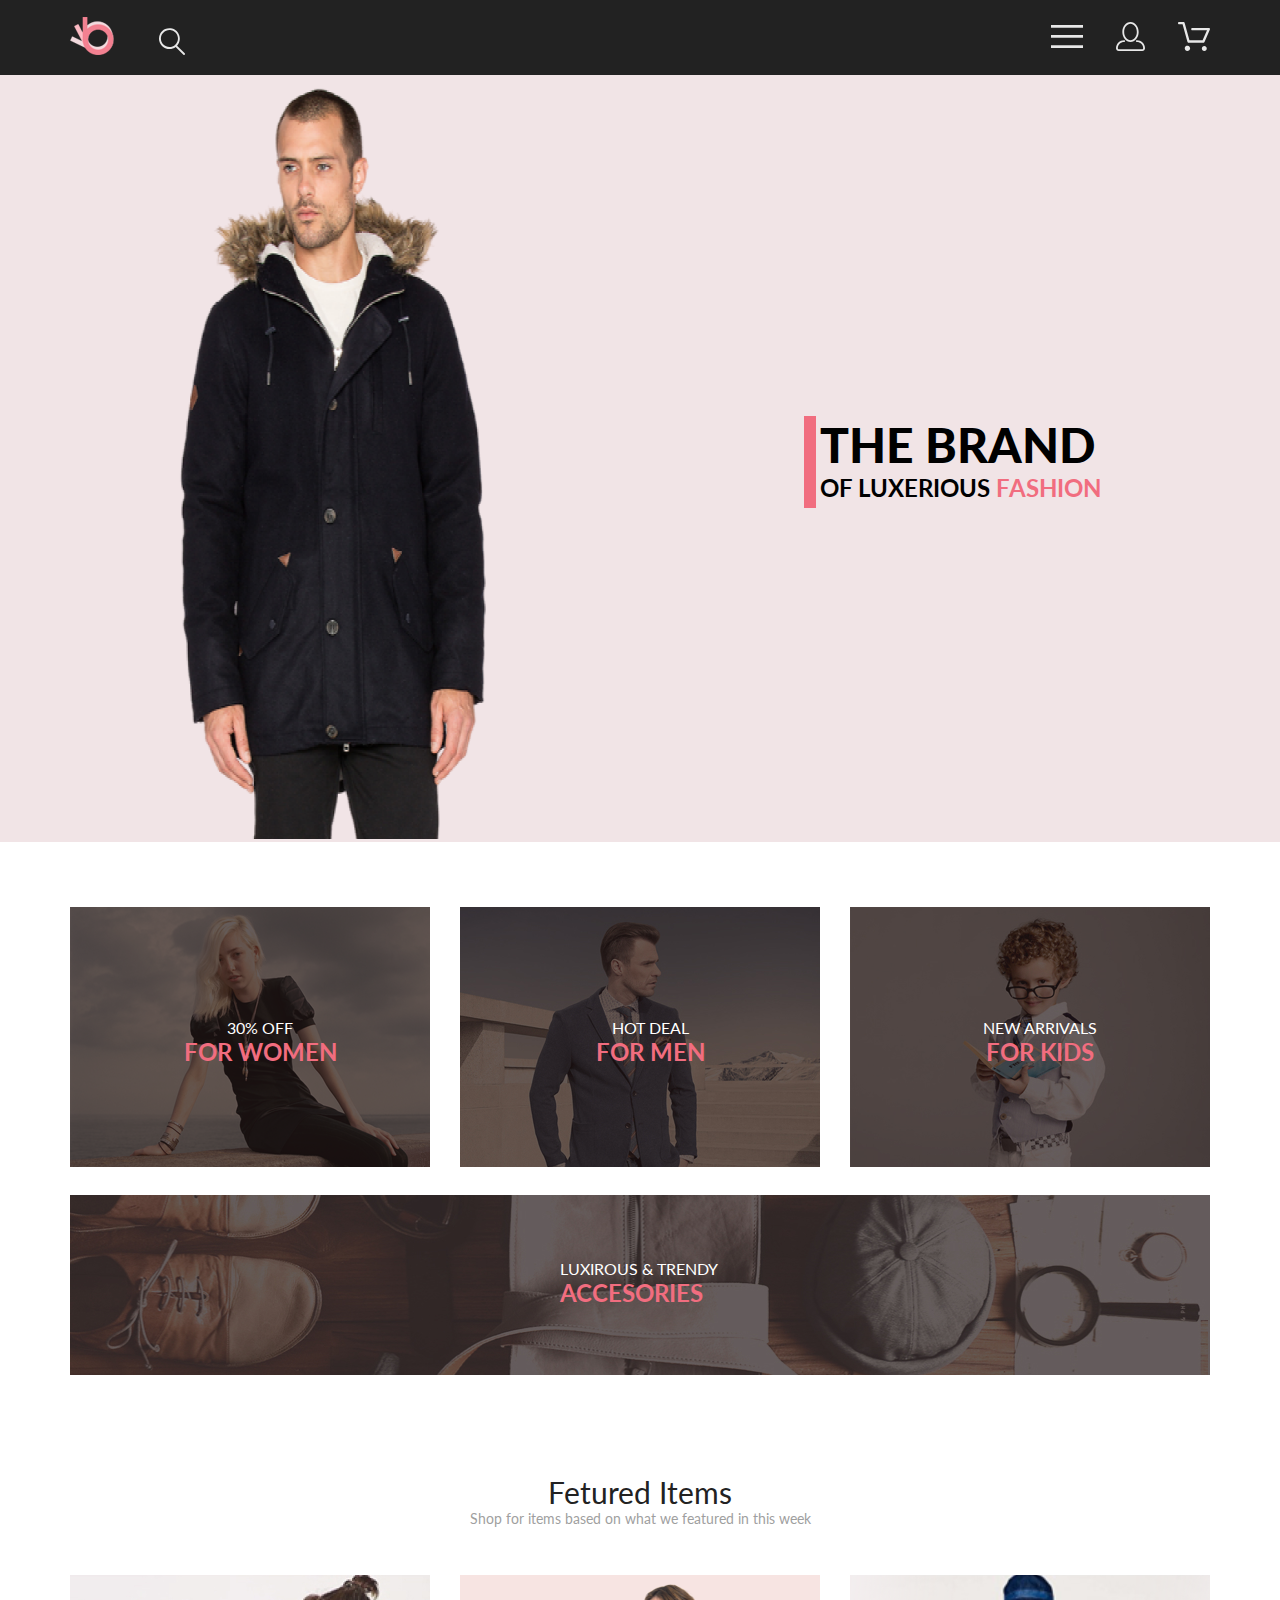
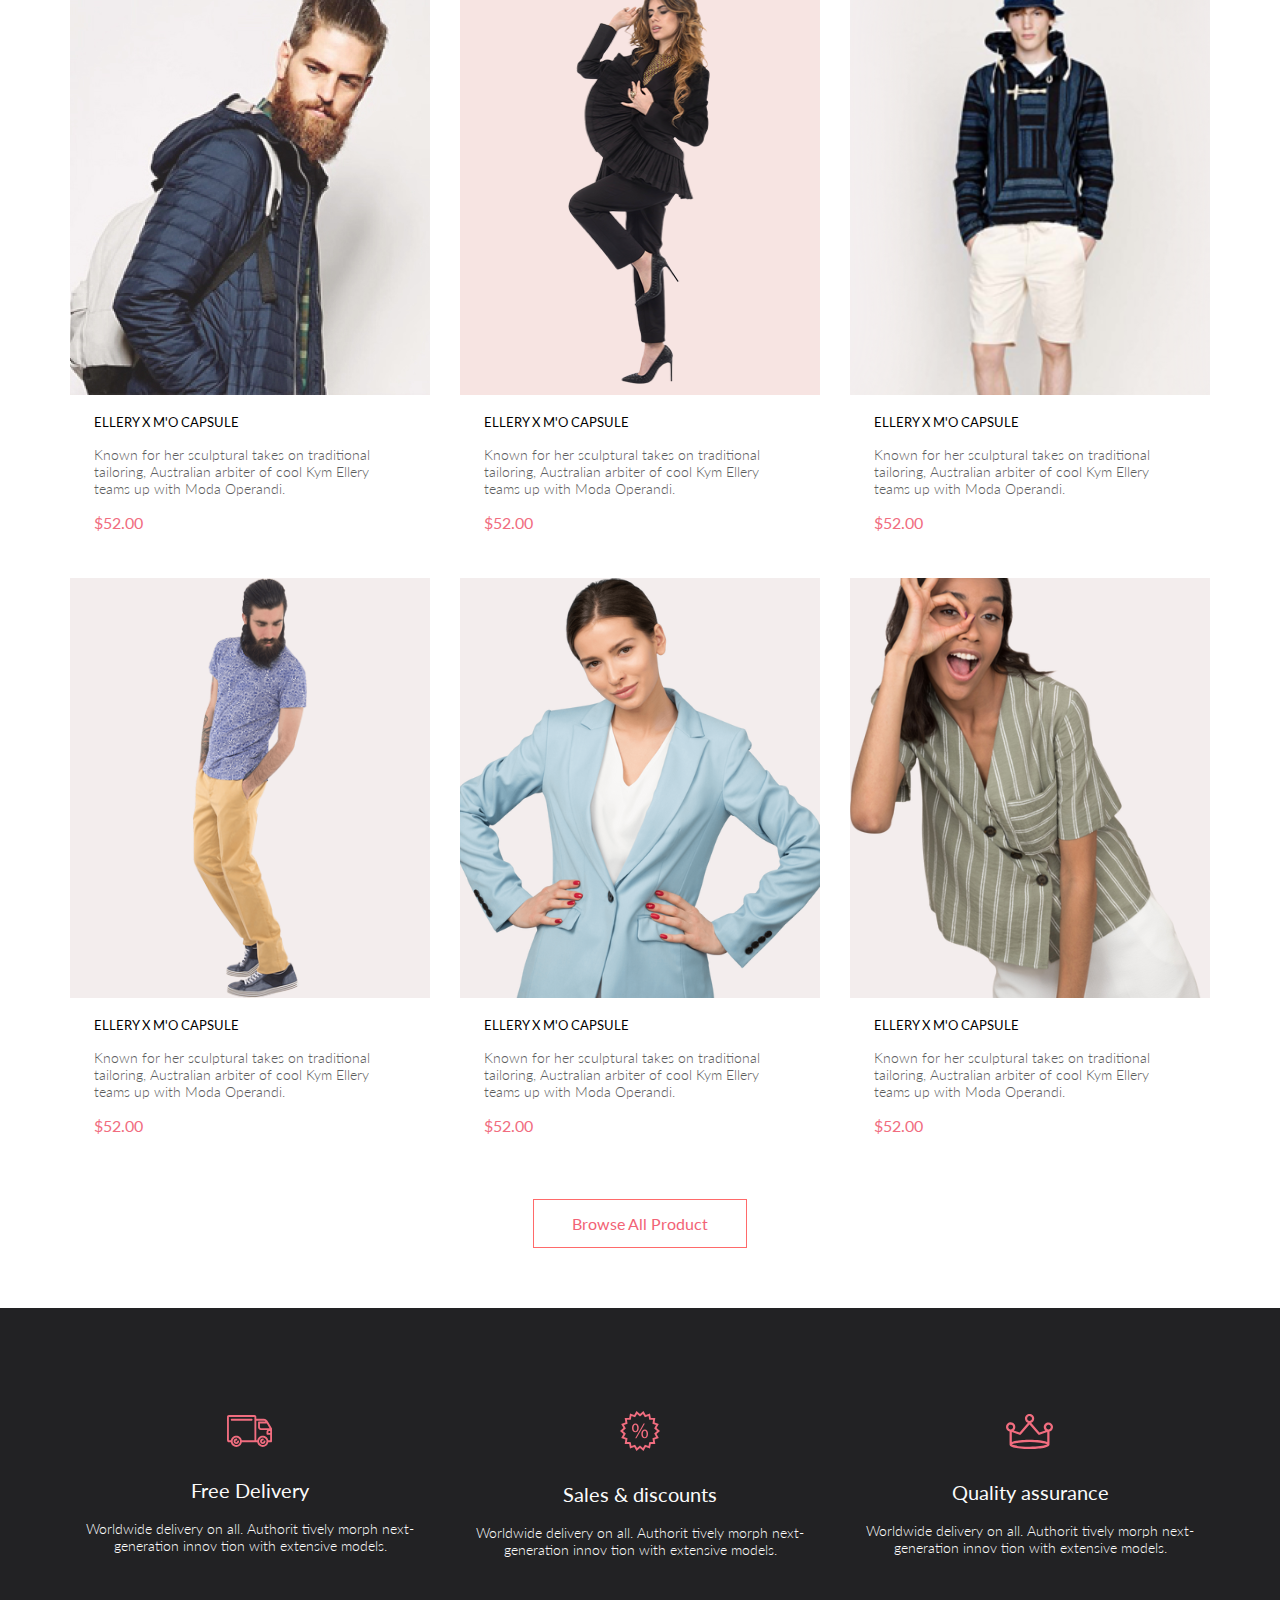
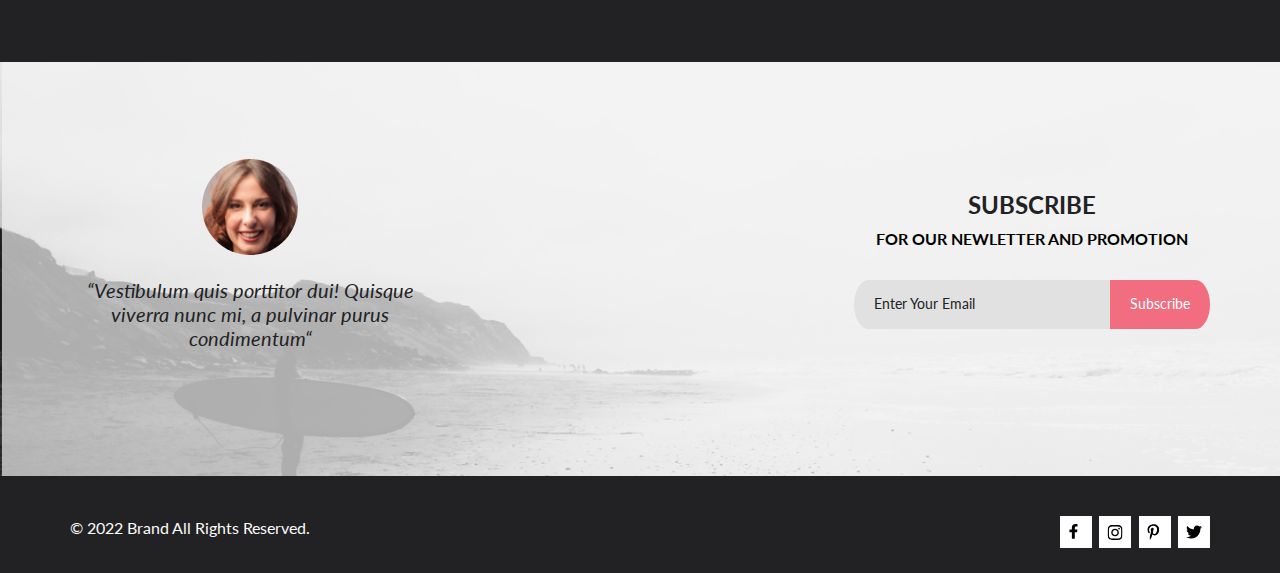
<file: index.html>
<!DOCTYPE html>
<html lang="en">
  <head>
    <meta charset="UTF-8" />
    <meta name="viewport" content="width=device-width, initial-scale=1.0" />
    <link rel="stylesheet" href="css/style.css" />
    <title>Сlothing store</title>
  </head>
  <body>
    <div class="container">
      <header class="header center">
        <div class="header__left">
          <a href="index.html" class="header__left-logo"
            ><img src="img/Group2.png" alt="logo"
          /></a>
          <a href="#" class="header__left-search"
            ><svg
              width="26"
              height="27"
              viewBox="0 0 26 27"
              fill="none"
              xmlns="http://www.w3.org/2000/svg"
            >
              <path
                d="M18.0589 17.6251C19.6705 15.865 20.6275 13.6039 20.769 11.2216C20.9106 8.83932 20.2281 6.48088 18.8362 4.54232C17.4443 2.60377 15.4278 1.20318 13.1252 0.575765C10.8227 -0.0516554 8.37437 0.132305 6.19143 1.09675C4.0085 2.0612 2.22389 3.74739 1.1373 5.87217C0.0507149 7.99695 -0.271678 10.4309 0.224264 12.7653C0.720206 15.0997 2.00428 17.1923 3.86085 18.6919C5.71741 20.1914 8.0334 21.0064 10.4199 21.0001C12.6723 21.0031 14.8638 20.2691 16.6599 18.9101L24.4079 26.7171C24.4934 26.8061 24.5958 26.8772 24.7091 26.9261C24.8225 26.9751 24.9444 27.0009 25.0679 27.0021C25.1916 27.0024 25.314 26.9773 25.4276 26.9283C25.5411 26.8793 25.6434 26.8074 25.7279 26.7171C25.9018 26.5362 25.999 26.295 25.999 26.0441C25.999 25.7931 25.9018 25.5519 25.7279 25.371L18.0589 17.6251ZM1.88589 10.5001C1.89873 8.81477 2.41021 7.17101 3.35586 5.776C4.30151 4.38098 5.63899 3.29715 7.1997 2.66114C8.76042 2.02513 10.4745 1.86542 12.1258 2.20213C13.7772 2.53884 15.2919 3.3569 16.479 4.55319C17.6661 5.74948 18.4725 7.27044 18.7965 8.92433C19.1204 10.5782 18.9475 12.291 18.2995 13.8468C17.6515 15.4026 16.5574 16.7316 15.1551 17.6665C13.7529 18.6014 12.1052 19.1002 10.4199 19.1C8.14843 19.0892 5.97409 18.1775 4.3741 16.5652C2.77412 14.9528 1.87924 12.7715 1.88589 10.5001Z"
                fill="#E8E8E8"
              />
            </svg>
          </a>
        </div>
        <nav class="header__right">
          <div class="header__right-menu">
            <label for="burger"
              ><svg
                width="32"
                height="23"
                viewBox="0 0 32 23"
                fill="none"
                xmlns="http://www.w3.org/2000/svg"
              >
                <path
                  d="M0 23V20.31H32V23H0ZM0 12.76V10.07H32V12.76H0ZM0 2.69V0H32V2.69H0Z"
                  fill="#E8E8E8"
                />
              </svg>
            </label>
            <input id="burger" type="checkbox" />
            <nav class="header__nav">
              <div class="header__nav-content">
                <h3 class="header__nav-head">MENU</h3>
                <details class="header__nav-item">
                  <summary class="header__nav-heading">MAN</summary>
                  <div class="header__nav-link-box">
                    <a href="" class="header__nav-link">Accessories</a>
                    <a href="" class="header__nav-link">Bags</a>
                    <a href="" class="header__nav-link">Denim</a>
                    <a href="" class="header__nav-link">T-Shirts</a>
                  </div>
                </details>
                <details class="header__nav-item">
                  <summary class="header__nav-heading">WOMAN</summary>
                  <div class="header__nav-link-box">
                    <a href="" class="header__nav-link">Accessories</a>
                    <a href="" class="header__nav-link">Bags</a>
                    <a href="" class="header__nav-link">Denim</a>
                    <a href="" class="header__nav-link">T-Shirts</a>
                  </div>
                </details>
                <details class="header__nav-item">
                  <summary class="header__nav-heading">KIDS</summary>
                  <div class="header__nav-link-box">
                    <a href="" class="header__nav-link">Accessories</a>
                    <a href="" class="header__nav-link">Bags</a>
                    <a href="" class="header__nav-link">Denim</a>
                    <a href="" class="header__nav-link">T-Shirts</a>
                  </div>
                </details>
              </div>
            </nav>
          </div>
          <a
            href="pages/regisration.html"
            class="header__right-link header__right-link_mobile"
          >
            <svg
              width="29"
              height="29"
              viewBox="0 0 29 29"
              fill="none"
              xmlns="http://www.w3.org/2000/svg"
            >
              <path
                d="M14.5 19.937C19 19.937 22.656 15.464 22.656 9.968C22.656 4.472 19 0 14.5 0C13.3631 0.0217413 12.2463 0.303398 11.2351 0.823397C10.2239 1.34339 9.34507 2.08794 8.66602 3C7.12663 4.99573 6.30819 7.45381 6.34399 9.974C6.34399 15.465 10 19.937 14.5 19.937ZM14.5 1.813C18 1.813 20.844 5.472 20.844 9.969C20.844 14.466 17.998 18.125 14.5 18.125C11.002 18.125 8.15603 14.465 8.15503 9.969C8.15403 5.473 11 1.813 14.5 1.813ZM20.844 18.125C20.6036 18.125 20.373 18.2205 20.203 18.3905C20.033 18.5605 19.9375 18.7911 19.9375 19.0315C19.9375 19.2719 20.033 19.5025 20.203 19.6725C20.373 19.8425 20.6036 19.938 20.844 19.938C22.526 19.9399 24.1386 20.6088 25.3279 21.7982C26.5172 22.9875 27.1861 24.6 27.188 26.282C27.1875 26.5221 27.0918 26.7523 26.922 26.9221C26.7522 27.0918 26.5221 27.1875 26.282 27.188H2.71997C2.47985 27.1875 2.24975 27.0918 2.07996 26.9221C1.91016 26.7523 1.81449 26.5221 1.81396 26.282C1.81608 24.6001 2.48517 22.9877 3.67444 21.7985C4.86371 20.6092 6.47608 19.9401 8.15796 19.938C8.39824 19.938 8.62868 19.8425 8.79858 19.6726C8.96849 19.5027 9.06396 19.2723 9.06396 19.032C9.06396 18.7917 8.96849 18.5613 8.79858 18.3914C8.62868 18.2215 8.39824 18.126 8.15796 18.126C5.99541 18.1279 3.92201 18.9875 2.39258 20.5164C0.863144 22.0453 0.00264777 24.1185 0 26.281C0.000794067 27.0019 0.287502 27.693 0.797241 28.2027C1.30698 28.7125 1.99811 28.9992 2.71899 29H26.282C27.0027 28.9989 27.6936 28.7121 28.2031 28.2024C28.7126 27.6927 28.9992 27.0017 29 26.281C28.9974 24.1187 28.1372 22.0457 26.6083 20.5168C25.0793 18.9878 23.0063 18.1276 20.844 18.125Z"
                fill="#E8E8E8"
              />
            </svg>
          </a>
          <a
            href="pages/cart.html"
            class="header__right-link header__right-link_mobile"
          >
            <svg
              width="32"
              height="29"
              viewBox="0 0 32 29"
              fill="none"
              xmlns="http://www.w3.org/2000/svg"
            >
              <path
                d="M26.1998 29C25.5521 28.9738 24.9404 28.6948 24.4961 28.2227C24.0518 27.7506 23.8103 27.1232 23.8234 26.475C23.8365 25.8269 24.1032 25.2097 24.5662 24.7559C25.0292 24.3022 25.6516 24.048 26.2999 24.048C26.9482 24.048 27.5706 24.3022 28.0336 24.7559C28.4966 25.2097 28.7633 25.8269 28.7764 26.475C28.7895 27.1232 28.5479 27.7506 28.1036 28.2227C27.6593 28.6948 27.0477 28.9738 26.3999 29H26.1998ZM6.75183 26.32C6.75183 25.79 6.90901 25.2718 7.20349 24.8311C7.49797 24.3904 7.91654 24.0469 8.40625 23.844C8.89596 23.6412 9.43484 23.5881 9.95471 23.6915C10.4746 23.7949 10.9521 24.0502 11.3269 24.425C11.7017 24.7998 11.957 25.2773 12.0604 25.7972C12.1638 26.317 12.1107 26.8559 11.9078 27.3456C11.705 27.8353 11.3615 28.2539 10.9208 28.5483C10.4801 28.8428 9.96194 29 9.43188 29C9.07977 29.0003 8.73102 28.9311 8.40564 28.7966C8.08026 28.662 7.7846 28.4646 7.53552 28.2158C7.28645 27.9669 7.08891 27.6713 6.9541 27.3461C6.81929 27.0208 6.74988 26.6721 6.74988 26.32H6.75183ZM10.5519 20.686C10.2924 20.6868 10.0398 20.6024 9.83301 20.4457C9.62617 20.2891 9.47648 20.0689 9.40686 19.819L4.57385 2.36401H1.18091C0.867422 2.36401 0.566761 2.23947 0.345093 2.01781C0.123425 1.79614 -0.00109863 1.49549 -0.00109863 1.18201C-0.00109863 0.868519 0.123425 0.567873 0.345093 0.346205C0.566761 0.124537 0.867422 5.81268e-06 1.18091 5.81268e-06H5.46191C5.7214 -0.00080736 5.97394 0.0837201 6.18066 0.240568C6.38739 0.397416 6.53674 0.617884 6.60583 0.868006L11.4388 18.323H24.6168L28.9999 8.27501H14.3999C14.2417 8.27961 14.0843 8.25242 13.9368 8.19507C13.7893 8.13771 13.6548 8.05134 13.5413 7.94108C13.4277 7.83082 13.3375 7.69891 13.2759 7.55315C13.2143 7.40739 13.1825 7.25075 13.1825 7.0925C13.1825 6.93426 13.2143 6.77762 13.2759 6.63186C13.3375 6.4861 13.4277 6.35419 13.5413 6.24393C13.6548 6.13367 13.7893 6.0473 13.9368 5.98994C14.0843 5.93259 14.2417 5.90541 14.3999 5.91001H30.8129C31.0086 5.90996 31.2011 5.95866 31.3733 6.05172C31.5454 6.14478 31.6917 6.27926 31.7988 6.44301C31.9067 6.60729 31.9723 6.79569 31.9897 6.99145C32.0072 7.18721 31.976 7.38424 31.8989 7.565L26.4939 19.977C26.4015 20.1876 26.2499 20.3668 26.0574 20.4927C25.8649 20.6186 25.6399 20.6858 25.4099 20.686H10.5519Z"
                fill="#E8E8E8"
              />
            </svg>
          </a>
        </nav>
      </header>
      <main class="main">
        <section class="top">
          <div class="top__content">
            <div class="top__left top__left_mobile">
              <img
                class="top__left-img"
                src="img/Layer_57-removebg-preview1.png"
                alt="man in fashion clothes"
              />
            </div>
            <div class="top__right">
              <div class="top__right-content">
                <h1 class="top__right-title">THE BRAND</h1>
                <h2 class="top__right-title-second-line">
                  OF LUXERIOUS <span id="fashion">FASHION</span>
                </h2>
              </div>
            </div>
          </div>
        </section>
        <section class="sale center">
          <div class="sale__block">
            <div class="sale__block-top">
              <ul class="sale__block-list">
                <li class="sale__block-item sale__block-item1">
                  <a href="#" class="sale__block-item-content">
                    <img class="sale__block-img" src="img/Group36.png" alt="" />
                    <div class="sale__block-info">
                      <p class="sale__block-offer">30% OFF</p>
                      <h3 class="sale__block-category">FOR WOMEN</h3>
                    </div>
                  </a>
                </li>
                <li class="sale__block-item sale__block-item2">
                  <a href="#" class="sale__block-item-content">
                    <img class="sale__block-img" src="img/Group37.jpg" alt="" />
                    <div class="sale__block-info">
                      <p class="sale__block-offer">HOT DEAL</p>
                      <h3 class="sale__block-category">FOR MEN</h3>
                    </div>
                  </a>
                </li>
                <li class="sale__block-item sale__block-item3">
                  <a href="#" class="sale__block-item-content">
                    <img class="sale__block-img" src="img/Group38.jpg" alt="" />
                    <div class="sale__block-info">
                      <p class="sale__block-offer">NEW ARRIVALS</p>
                      <h3 class="sale__block-category">FOR KIDS</h3>
                    </div>
                  </a>
                </li>
              </ul>
            </div>
            <div class="sale__block-down">
              <div class="sale__block-down-item">
                <a href="#" class="sale__block-item-content">
                  <img
                    class="sale__block-down-img"
                    src="img/Group39.jpg"
                    alt=""
                  />
                  <div class="sale__block-info sale__block-info-down">
                    <p class="sale__block-offer">LUXIROUS & TRENDY</p>
                    <h3 class="sale__block-category">ACCESORIES</h3>
                  </div>
                </a>
              </div>
            </div>
          </div>
        </section>
        <section class="goods center">
          <h2 class="goods__title">Fetured Items</h2>
          <p class="goods__subtitle">
            Shop for items based on what we featured in this week
          </p>
          <div class="goods__block">
            <ul class="goods__list">
              <li class="goods__item">
                <div class="goods__item-img">
                  <img src="img/Rectangle15copy.jpg" alt="man" />
                </div>
                <div class="goods__item-info">
                  <h3 class="goods__item-info-title">ELLERY X M'O CAPSULE</h3>
                  <p class="goods__item-info-description">
                    Known for her sculptural takes on traditional tailoring,
                    Australian arbiter of cool Kym Ellery teams up with Moda
                    Operandi.
                  </p>
                  <p class="goods__item-info-price">$52.00</p>
                </div>
                <a href="#" class="goods__add"
                  ><svg
                    width="27"
                    height="25"
                    viewBox="0 0 27 25"
                    fill="none"
                    xmlns="http://www.w3.org/2000/svg"
                  >
                    <path
                      d="M21.9509 23.2667H21.8386C21.2294 23.2667 20.7177 22.7671 20.6735 22.1294C20.629 21.4607 21.1175 20.8785 21.7626 20.8346C21.788 20.8329 21.8145 20.832 21.8405 20.832C22.4575 20.832 22.9743 21.3219 23.0201 21.9487C23.0319 22.1971 22.9914 22.5514 22.736 22.8439L22.73 22.8507L22.7242 22.8575C22.5275 23.0912 22.2607 23.2321 21.9509 23.2667ZM8.21887 23.2604C7.5683 23.2604 7.03906 22.7174 7.03906 22.05C7.03906 21.3832 7.5683 20.8406 8.21887 20.8406C8.86945 20.8406 9.39868 21.3832 9.39868 22.05C9.39868 22.7174 8.86945 23.2604 8.21887 23.2604Z"
                      fill="white"
                    />
                    <path
                      d="M21.876 22.2662C21.921 22.2549 21.9423 22.2339 21.96 22.2129C21.9678 22.2037 21.9756 22.1946 21.9835 22.1855C22.02 22.1438 22.0233 22.0553 22.0224 22.0105C22.0092 21.9044 21.9185 21.8315 21.8412 21.8315C21.8375 21.8315 21.8336 21.8317 21.8312 21.8318C21.7531 21.8372 21.6653 21.9409 21.6719 22.0625C21.6813 22.1793 21.7675 22.2662 21.8392 22.2662H21.876ZM8.21954 22.2599C8.31873 22.2599 8.39935 22.1655 8.39935 22.0496C8.39935 21.9341 8.31873 21.8401 8.21954 21.8401C8.12042 21.8401 8.03973 21.9341 8.03973 22.0496C8.03973 22.1655 8.12042 22.2599 8.21954 22.2599ZM21.9995 24.2662C21.9517 24.2662 21.8878 24.2662 21.8392 24.2662C20.7017 24.2662 19.7567 23.3545 19.6765 22.198C19.5964 20.9929 20.4937 19.9183 21.6953 19.8364C21.7441 19.8331 21.7928 19.8315 21.8412 19.8315C22.9799 19.8315 23.9413 20.7324 24.019 21.8884C24.0505 22.4915 23.8741 23.0612 23.4898 23.5012C23.1055 23.9575 22.5764 24.2177 21.9995 24.2662ZM8.21954 24.2599C7.01532 24.2599 6.03973 23.2709 6.03973 22.0496C6.03973 20.8291 7.01532 19.8401 8.21954 19.8401C9.42371 19.8401 10.3994 20.8291 10.3994 22.0496C10.3994 23.2709 9.42371 24.2599 8.21954 24.2599ZM21.1984 17.3938H9.13306C8.70013 17.3938 8.31586 17.1005 8.20331 16.6775L4.27753 2.24768H1.52173C0.993408 2.24768 0.560547 1.80859 0.560547 1.27039C0.560547 0.733032 0.993408 0.292969 1.52173 0.292969H4.99933C5.43134 0.292969 5.81561 0.586304 5.9281 1.01025L9.85394 15.4391H20.5576L24.1144 7.13379H12.2578C11.7286 7.13379 11.2957 6.69373 11.2957 6.15649C11.2957 5.61914 11.7286 5.17908 12.2578 5.17908H25.5886C25.9091 5.17908 26.2141 5.34192 26.3896 5.61914C26.566 5.89539 26.5984 6.23743 26.4697 6.547L22.0795 16.807C21.9193 17.1653 21.5827 17.3938 21.1984 17.3938Z"
                      fill="white"
                    />
                    <path
                      d="M21.876 22.2662C21.921 22.2549 21.9423 22.2339 21.96 22.2129C21.9678 22.2037 21.9756 22.1946 21.9835 22.1855C22.02 22.1438 22.0233 22.0553 22.0224 22.0105C22.0092 21.9044 21.9185 21.8315 21.8412 21.8315C21.8375 21.8315 21.8336 21.8317 21.8312 21.8318C21.7531 21.8372 21.6653 21.9409 21.6719 22.0625C21.6813 22.1793 21.7675 22.2662 21.8392 22.2662H21.876ZM8.21954 22.2599C8.31873 22.2599 8.39935 22.1655 8.39935 22.0496C8.39935 21.9341 8.31873 21.8401 8.21954 21.8401C8.12042 21.8401 8.03973 21.9341 8.03973 22.0496C8.03973 22.1655 8.12042 22.2599 8.21954 22.2599ZM21.9995 24.2662C21.9517 24.2662 21.8878 24.2662 21.8392 24.2662C20.7017 24.2662 19.7567 23.3545 19.6765 22.198C19.5964 20.9929 20.4937 19.9183 21.6953 19.8364C21.7441 19.8331 21.7928 19.8315 21.8412 19.8315C22.9799 19.8315 23.9413 20.7324 24.019 21.8884C24.0505 22.4915 23.8741 23.0612 23.4898 23.5012C23.1055 23.9575 22.5764 24.2177 21.9995 24.2662ZM8.21954 24.2599C7.01532 24.2599 6.03973 23.2709 6.03973 22.0496C6.03973 20.8291 7.01532 19.8401 8.21954 19.8401C9.42371 19.8401 10.3994 20.8291 10.3994 22.0496C10.3994 23.2709 9.42371 24.2599 8.21954 24.2599ZM21.1984 17.3938H9.13306C8.70013 17.3938 8.31586 17.1005 8.20331 16.6775L4.27753 2.24768H1.52173C0.993408 2.24768 0.560547 1.80859 0.560547 1.27039C0.560547 0.733032 0.993408 0.292969 1.52173 0.292969H4.99933C5.43134 0.292969 5.81561 0.586304 5.9281 1.01025L9.85394 15.4391H20.5576L24.1144 7.13379H12.2578C11.7286 7.13379 11.2957 6.69373 11.2957 6.15649C11.2957 5.61914 11.7286 5.17908 12.2578 5.17908H25.5886C25.9091 5.17908 26.2141 5.34192 26.3896 5.61914C26.566 5.89539 26.5984 6.23743 26.4697 6.547L22.0795 16.807C21.9193 17.1653 21.5827 17.3938 21.1984 17.3938Z"
                      fill="white"
                    />
                  </svg>
                  Add to Cart</a
                >
              </li>
              <li class="goods__item">
                <div class="goods__item-img">
                  <img src="img/Image.png" alt="man" />
                </div>
                <div class="goods__item-info">
                  <h3 class="goods__item-info-title">ELLERY X M'O CAPSULE</h3>
                  <p class="goods__item-info-description">
                    Known for her sculptural takes on traditional tailoring,
                    Australian arbiter of cool Kym Ellery teams up with Moda
                    Operandi.
                  </p>
                  <p class="goods__item-info-price">$52.00</p>
                </div>
                <a href="#" class="goods__add"
                  ><svg
                    width="27"
                    height="25"
                    viewBox="0 0 27 25"
                    fill="none"
                    xmlns="http://www.w3.org/2000/svg"
                  >
                    <path
                      d="M21.9509 23.2667H21.8386C21.2294 23.2667 20.7177 22.7671 20.6735 22.1294C20.629 21.4607 21.1175 20.8785 21.7626 20.8346C21.788 20.8329 21.8145 20.832 21.8405 20.832C22.4575 20.832 22.9743 21.3219 23.0201 21.9487C23.0319 22.1971 22.9914 22.5514 22.736 22.8439L22.73 22.8507L22.7242 22.8575C22.5275 23.0912 22.2607 23.2321 21.9509 23.2667ZM8.21887 23.2604C7.5683 23.2604 7.03906 22.7174 7.03906 22.05C7.03906 21.3832 7.5683 20.8406 8.21887 20.8406C8.86945 20.8406 9.39868 21.3832 9.39868 22.05C9.39868 22.7174 8.86945 23.2604 8.21887 23.2604Z"
                      fill="white"
                    />
                    <path
                      d="M21.876 22.2662C21.921 22.2549 21.9423 22.2339 21.96 22.2129C21.9678 22.2037 21.9756 22.1946 21.9835 22.1855C22.02 22.1438 22.0233 22.0553 22.0224 22.0105C22.0092 21.9044 21.9185 21.8315 21.8412 21.8315C21.8375 21.8315 21.8336 21.8317 21.8312 21.8318C21.7531 21.8372 21.6653 21.9409 21.6719 22.0625C21.6813 22.1793 21.7675 22.2662 21.8392 22.2662H21.876ZM8.21954 22.2599C8.31873 22.2599 8.39935 22.1655 8.39935 22.0496C8.39935 21.9341 8.31873 21.8401 8.21954 21.8401C8.12042 21.8401 8.03973 21.9341 8.03973 22.0496C8.03973 22.1655 8.12042 22.2599 8.21954 22.2599ZM21.9995 24.2662C21.9517 24.2662 21.8878 24.2662 21.8392 24.2662C20.7017 24.2662 19.7567 23.3545 19.6765 22.198C19.5964 20.9929 20.4937 19.9183 21.6953 19.8364C21.7441 19.8331 21.7928 19.8315 21.8412 19.8315C22.9799 19.8315 23.9413 20.7324 24.019 21.8884C24.0505 22.4915 23.8741 23.0612 23.4898 23.5012C23.1055 23.9575 22.5764 24.2177 21.9995 24.2662ZM8.21954 24.2599C7.01532 24.2599 6.03973 23.2709 6.03973 22.0496C6.03973 20.8291 7.01532 19.8401 8.21954 19.8401C9.42371 19.8401 10.3994 20.8291 10.3994 22.0496C10.3994 23.2709 9.42371 24.2599 8.21954 24.2599ZM21.1984 17.3938H9.13306C8.70013 17.3938 8.31586 17.1005 8.20331 16.6775L4.27753 2.24768H1.52173C0.993408 2.24768 0.560547 1.80859 0.560547 1.27039C0.560547 0.733032 0.993408 0.292969 1.52173 0.292969H4.99933C5.43134 0.292969 5.81561 0.586304 5.9281 1.01025L9.85394 15.4391H20.5576L24.1144 7.13379H12.2578C11.7286 7.13379 11.2957 6.69373 11.2957 6.15649C11.2957 5.61914 11.7286 5.17908 12.2578 5.17908H25.5886C25.9091 5.17908 26.2141 5.34192 26.3896 5.61914C26.566 5.89539 26.5984 6.23743 26.4697 6.547L22.0795 16.807C21.9193 17.1653 21.5827 17.3938 21.1984 17.3938Z"
                      fill="white"
                    />
                    <path
                      d="M21.876 22.2662C21.921 22.2549 21.9423 22.2339 21.96 22.2129C21.9678 22.2037 21.9756 22.1946 21.9835 22.1855C22.02 22.1438 22.0233 22.0553 22.0224 22.0105C22.0092 21.9044 21.9185 21.8315 21.8412 21.8315C21.8375 21.8315 21.8336 21.8317 21.8312 21.8318C21.7531 21.8372 21.6653 21.9409 21.6719 22.0625C21.6813 22.1793 21.7675 22.2662 21.8392 22.2662H21.876ZM8.21954 22.2599C8.31873 22.2599 8.39935 22.1655 8.39935 22.0496C8.39935 21.9341 8.31873 21.8401 8.21954 21.8401C8.12042 21.8401 8.03973 21.9341 8.03973 22.0496C8.03973 22.1655 8.12042 22.2599 8.21954 22.2599ZM21.9995 24.2662C21.9517 24.2662 21.8878 24.2662 21.8392 24.2662C20.7017 24.2662 19.7567 23.3545 19.6765 22.198C19.5964 20.9929 20.4937 19.9183 21.6953 19.8364C21.7441 19.8331 21.7928 19.8315 21.8412 19.8315C22.9799 19.8315 23.9413 20.7324 24.019 21.8884C24.0505 22.4915 23.8741 23.0612 23.4898 23.5012C23.1055 23.9575 22.5764 24.2177 21.9995 24.2662ZM8.21954 24.2599C7.01532 24.2599 6.03973 23.2709 6.03973 22.0496C6.03973 20.8291 7.01532 19.8401 8.21954 19.8401C9.42371 19.8401 10.3994 20.8291 10.3994 22.0496C10.3994 23.2709 9.42371 24.2599 8.21954 24.2599ZM21.1984 17.3938H9.13306C8.70013 17.3938 8.31586 17.1005 8.20331 16.6775L4.27753 2.24768H1.52173C0.993408 2.24768 0.560547 1.80859 0.560547 1.27039C0.560547 0.733032 0.993408 0.292969 1.52173 0.292969H4.99933C5.43134 0.292969 5.81561 0.586304 5.9281 1.01025L9.85394 15.4391H20.5576L24.1144 7.13379H12.2578C11.7286 7.13379 11.2957 6.69373 11.2957 6.15649C11.2957 5.61914 11.7286 5.17908 12.2578 5.17908H25.5886C25.9091 5.17908 26.2141 5.34192 26.3896 5.61914C26.566 5.89539 26.5984 6.23743 26.4697 6.547L22.0795 16.807C21.9193 17.1653 21.5827 17.3938 21.1984 17.3938Z"
                      fill="white"
                    />
                  </svg>
                  Add to Cart</a
                >
              </li>
              <li class="goods__item">
                <div class="goods__item-img">
                  <img src="img/3.svg" alt="" />
                </div>
                <div class="goods__item-info">
                  <h3 class="goods__item-info-title">ELLERY X M'O CAPSULE</h3>
                  <p class="goods__item-info-description">
                    Known for her sculptural takes on traditional tailoring,
                    Australian arbiter of cool Kym Ellery teams up with Moda
                    Operandi.
                  </p>
                  <p class="goods__item-info-price">$52.00</p>
                </div>
                <a href="#" class="goods__add"
                  ><svg
                    width="27"
                    height="25"
                    viewBox="0 0 27 25"
                    fill="none"
                    xmlns="http://www.w3.org/2000/svg"
                  >
                    <path
                      d="M21.9509 23.2667H21.8386C21.2294 23.2667 20.7177 22.7671 20.6735 22.1294C20.629 21.4607 21.1175 20.8785 21.7626 20.8346C21.788 20.8329 21.8145 20.832 21.8405 20.832C22.4575 20.832 22.9743 21.3219 23.0201 21.9487C23.0319 22.1971 22.9914 22.5514 22.736 22.8439L22.73 22.8507L22.7242 22.8575C22.5275 23.0912 22.2607 23.2321 21.9509 23.2667ZM8.21887 23.2604C7.5683 23.2604 7.03906 22.7174 7.03906 22.05C7.03906 21.3832 7.5683 20.8406 8.21887 20.8406C8.86945 20.8406 9.39868 21.3832 9.39868 22.05C9.39868 22.7174 8.86945 23.2604 8.21887 23.2604Z"
                      fill="white"
                    />
                    <path
                      d="M21.876 22.2662C21.921 22.2549 21.9423 22.2339 21.96 22.2129C21.9678 22.2037 21.9756 22.1946 21.9835 22.1855C22.02 22.1438 22.0233 22.0553 22.0224 22.0105C22.0092 21.9044 21.9185 21.8315 21.8412 21.8315C21.8375 21.8315 21.8336 21.8317 21.8312 21.8318C21.7531 21.8372 21.6653 21.9409 21.6719 22.0625C21.6813 22.1793 21.7675 22.2662 21.8392 22.2662H21.876ZM8.21954 22.2599C8.31873 22.2599 8.39935 22.1655 8.39935 22.0496C8.39935 21.9341 8.31873 21.8401 8.21954 21.8401C8.12042 21.8401 8.03973 21.9341 8.03973 22.0496C8.03973 22.1655 8.12042 22.2599 8.21954 22.2599ZM21.9995 24.2662C21.9517 24.2662 21.8878 24.2662 21.8392 24.2662C20.7017 24.2662 19.7567 23.3545 19.6765 22.198C19.5964 20.9929 20.4937 19.9183 21.6953 19.8364C21.7441 19.8331 21.7928 19.8315 21.8412 19.8315C22.9799 19.8315 23.9413 20.7324 24.019 21.8884C24.0505 22.4915 23.8741 23.0612 23.4898 23.5012C23.1055 23.9575 22.5764 24.2177 21.9995 24.2662ZM8.21954 24.2599C7.01532 24.2599 6.03973 23.2709 6.03973 22.0496C6.03973 20.8291 7.01532 19.8401 8.21954 19.8401C9.42371 19.8401 10.3994 20.8291 10.3994 22.0496C10.3994 23.2709 9.42371 24.2599 8.21954 24.2599ZM21.1984 17.3938H9.13306C8.70013 17.3938 8.31586 17.1005 8.20331 16.6775L4.27753 2.24768H1.52173C0.993408 2.24768 0.560547 1.80859 0.560547 1.27039C0.560547 0.733032 0.993408 0.292969 1.52173 0.292969H4.99933C5.43134 0.292969 5.81561 0.586304 5.9281 1.01025L9.85394 15.4391H20.5576L24.1144 7.13379H12.2578C11.7286 7.13379 11.2957 6.69373 11.2957 6.15649C11.2957 5.61914 11.7286 5.17908 12.2578 5.17908H25.5886C25.9091 5.17908 26.2141 5.34192 26.3896 5.61914C26.566 5.89539 26.5984 6.23743 26.4697 6.547L22.0795 16.807C21.9193 17.1653 21.5827 17.3938 21.1984 17.3938Z"
                      fill="white"
                    />
                    <path
                      d="M21.876 22.2662C21.921 22.2549 21.9423 22.2339 21.96 22.2129C21.9678 22.2037 21.9756 22.1946 21.9835 22.1855C22.02 22.1438 22.0233 22.0553 22.0224 22.0105C22.0092 21.9044 21.9185 21.8315 21.8412 21.8315C21.8375 21.8315 21.8336 21.8317 21.8312 21.8318C21.7531 21.8372 21.6653 21.9409 21.6719 22.0625C21.6813 22.1793 21.7675 22.2662 21.8392 22.2662H21.876ZM8.21954 22.2599C8.31873 22.2599 8.39935 22.1655 8.39935 22.0496C8.39935 21.9341 8.31873 21.8401 8.21954 21.8401C8.12042 21.8401 8.03973 21.9341 8.03973 22.0496C8.03973 22.1655 8.12042 22.2599 8.21954 22.2599ZM21.9995 24.2662C21.9517 24.2662 21.8878 24.2662 21.8392 24.2662C20.7017 24.2662 19.7567 23.3545 19.6765 22.198C19.5964 20.9929 20.4937 19.9183 21.6953 19.8364C21.7441 19.8331 21.7928 19.8315 21.8412 19.8315C22.9799 19.8315 23.9413 20.7324 24.019 21.8884C24.0505 22.4915 23.8741 23.0612 23.4898 23.5012C23.1055 23.9575 22.5764 24.2177 21.9995 24.2662ZM8.21954 24.2599C7.01532 24.2599 6.03973 23.2709 6.03973 22.0496C6.03973 20.8291 7.01532 19.8401 8.21954 19.8401C9.42371 19.8401 10.3994 20.8291 10.3994 22.0496C10.3994 23.2709 9.42371 24.2599 8.21954 24.2599ZM21.1984 17.3938H9.13306C8.70013 17.3938 8.31586 17.1005 8.20331 16.6775L4.27753 2.24768H1.52173C0.993408 2.24768 0.560547 1.80859 0.560547 1.27039C0.560547 0.733032 0.993408 0.292969 1.52173 0.292969H4.99933C5.43134 0.292969 5.81561 0.586304 5.9281 1.01025L9.85394 15.4391H20.5576L24.1144 7.13379H12.2578C11.7286 7.13379 11.2957 6.69373 11.2957 6.15649C11.2957 5.61914 11.7286 5.17908 12.2578 5.17908H25.5886C25.9091 5.17908 26.2141 5.34192 26.3896 5.61914C26.566 5.89539 26.5984 6.23743 26.4697 6.547L22.0795 16.807C21.9193 17.1653 21.5827 17.3938 21.1984 17.3938Z"
                      fill="white"
                    />
                  </svg>
                  Add to Cart</a
                >
              </li>
              <li class="goods__item">
                <div class="goods__item-img">
                  <img src="img/4.svg" alt="" />
                </div>
                <div class="goods__item-info">
                  <h3 class="goods__item-info-title">ELLERY X M'O CAPSULE</h3>
                  <p class="goods__item-info-description">
                    Known for her sculptural takes on traditional tailoring,
                    Australian arbiter of cool Kym Ellery teams up with Moda
                    Operandi.
                  </p>
                  <p class="goods__item-info-price">$52.00</p>
                </div>
                <a href="#" class="goods__add"
                  ><svg
                    width="27"
                    height="25"
                    viewBox="0 0 27 25"
                    fill="none"
                    xmlns="http://www.w3.org/2000/svg"
                  >
                    <path
                      d="M21.9509 23.2667H21.8386C21.2294 23.2667 20.7177 22.7671 20.6735 22.1294C20.629 21.4607 21.1175 20.8785 21.7626 20.8346C21.788 20.8329 21.8145 20.832 21.8405 20.832C22.4575 20.832 22.9743 21.3219 23.0201 21.9487C23.0319 22.1971 22.9914 22.5514 22.736 22.8439L22.73 22.8507L22.7242 22.8575C22.5275 23.0912 22.2607 23.2321 21.9509 23.2667ZM8.21887 23.2604C7.5683 23.2604 7.03906 22.7174 7.03906 22.05C7.03906 21.3832 7.5683 20.8406 8.21887 20.8406C8.86945 20.8406 9.39868 21.3832 9.39868 22.05C9.39868 22.7174 8.86945 23.2604 8.21887 23.2604Z"
                      fill="white"
                    />
                    <path
                      d="M21.876 22.2662C21.921 22.2549 21.9423 22.2339 21.96 22.2129C21.9678 22.2037 21.9756 22.1946 21.9835 22.1855C22.02 22.1438 22.0233 22.0553 22.0224 22.0105C22.0092 21.9044 21.9185 21.8315 21.8412 21.8315C21.8375 21.8315 21.8336 21.8317 21.8312 21.8318C21.7531 21.8372 21.6653 21.9409 21.6719 22.0625C21.6813 22.1793 21.7675 22.2662 21.8392 22.2662H21.876ZM8.21954 22.2599C8.31873 22.2599 8.39935 22.1655 8.39935 22.0496C8.39935 21.9341 8.31873 21.8401 8.21954 21.8401C8.12042 21.8401 8.03973 21.9341 8.03973 22.0496C8.03973 22.1655 8.12042 22.2599 8.21954 22.2599ZM21.9995 24.2662C21.9517 24.2662 21.8878 24.2662 21.8392 24.2662C20.7017 24.2662 19.7567 23.3545 19.6765 22.198C19.5964 20.9929 20.4937 19.9183 21.6953 19.8364C21.7441 19.8331 21.7928 19.8315 21.8412 19.8315C22.9799 19.8315 23.9413 20.7324 24.019 21.8884C24.0505 22.4915 23.8741 23.0612 23.4898 23.5012C23.1055 23.9575 22.5764 24.2177 21.9995 24.2662ZM8.21954 24.2599C7.01532 24.2599 6.03973 23.2709 6.03973 22.0496C6.03973 20.8291 7.01532 19.8401 8.21954 19.8401C9.42371 19.8401 10.3994 20.8291 10.3994 22.0496C10.3994 23.2709 9.42371 24.2599 8.21954 24.2599ZM21.1984 17.3938H9.13306C8.70013 17.3938 8.31586 17.1005 8.20331 16.6775L4.27753 2.24768H1.52173C0.993408 2.24768 0.560547 1.80859 0.560547 1.27039C0.560547 0.733032 0.993408 0.292969 1.52173 0.292969H4.99933C5.43134 0.292969 5.81561 0.586304 5.9281 1.01025L9.85394 15.4391H20.5576L24.1144 7.13379H12.2578C11.7286 7.13379 11.2957 6.69373 11.2957 6.15649C11.2957 5.61914 11.7286 5.17908 12.2578 5.17908H25.5886C25.9091 5.17908 26.2141 5.34192 26.3896 5.61914C26.566 5.89539 26.5984 6.23743 26.4697 6.547L22.0795 16.807C21.9193 17.1653 21.5827 17.3938 21.1984 17.3938Z"
                      fill="white"
                    />
                    <path
                      d="M21.876 22.2662C21.921 22.2549 21.9423 22.2339 21.96 22.2129C21.9678 22.2037 21.9756 22.1946 21.9835 22.1855C22.02 22.1438 22.0233 22.0553 22.0224 22.0105C22.0092 21.9044 21.9185 21.8315 21.8412 21.8315C21.8375 21.8315 21.8336 21.8317 21.8312 21.8318C21.7531 21.8372 21.6653 21.9409 21.6719 22.0625C21.6813 22.1793 21.7675 22.2662 21.8392 22.2662H21.876ZM8.21954 22.2599C8.31873 22.2599 8.39935 22.1655 8.39935 22.0496C8.39935 21.9341 8.31873 21.8401 8.21954 21.8401C8.12042 21.8401 8.03973 21.9341 8.03973 22.0496C8.03973 22.1655 8.12042 22.2599 8.21954 22.2599ZM21.9995 24.2662C21.9517 24.2662 21.8878 24.2662 21.8392 24.2662C20.7017 24.2662 19.7567 23.3545 19.6765 22.198C19.5964 20.9929 20.4937 19.9183 21.6953 19.8364C21.7441 19.8331 21.7928 19.8315 21.8412 19.8315C22.9799 19.8315 23.9413 20.7324 24.019 21.8884C24.0505 22.4915 23.8741 23.0612 23.4898 23.5012C23.1055 23.9575 22.5764 24.2177 21.9995 24.2662ZM8.21954 24.2599C7.01532 24.2599 6.03973 23.2709 6.03973 22.0496C6.03973 20.8291 7.01532 19.8401 8.21954 19.8401C9.42371 19.8401 10.3994 20.8291 10.3994 22.0496C10.3994 23.2709 9.42371 24.2599 8.21954 24.2599ZM21.1984 17.3938H9.13306C8.70013 17.3938 8.31586 17.1005 8.20331 16.6775L4.27753 2.24768H1.52173C0.993408 2.24768 0.560547 1.80859 0.560547 1.27039C0.560547 0.733032 0.993408 0.292969 1.52173 0.292969H4.99933C5.43134 0.292969 5.81561 0.586304 5.9281 1.01025L9.85394 15.4391H20.5576L24.1144 7.13379H12.2578C11.7286 7.13379 11.2957 6.69373 11.2957 6.15649C11.2957 5.61914 11.7286 5.17908 12.2578 5.17908H25.5886C25.9091 5.17908 26.2141 5.34192 26.3896 5.61914C26.566 5.89539 26.5984 6.23743 26.4697 6.547L22.0795 16.807C21.9193 17.1653 21.5827 17.3938 21.1984 17.3938Z"
                      fill="white"
                    />
                  </svg>
                  Add to Cart</a
                >
              </li>
              <li class="goods__item">
                <div class="goods__item-img">
                  <img src="img/5.svg" alt="man" />
                </div>
                <div class="goods__item-info">
                  <h3 class="goods__item-info-title">ELLERY X M'O CAPSULE</h3>
                  <p class="goods__item-info-description">
                    Known for her sculptural takes on traditional tailoring,
                    Australian arbiter of cool Kym Ellery teams up with Moda
                    Operandi.
                  </p>
                  <p class="goods__item-info-price">$52.00</p>
                </div>
                <a href="#" class="goods__add"
                  ><svg
                    width="27"
                    height="25"
                    viewBox="0 0 27 25"
                    fill="none"
                    xmlns="http://www.w3.org/2000/svg"
                  >
                    <path
                      d="M21.9509 23.2667H21.8386C21.2294 23.2667 20.7177 22.7671 20.6735 22.1294C20.629 21.4607 21.1175 20.8785 21.7626 20.8346C21.788 20.8329 21.8145 20.832 21.8405 20.832C22.4575 20.832 22.9743 21.3219 23.0201 21.9487C23.0319 22.1971 22.9914 22.5514 22.736 22.8439L22.73 22.8507L22.7242 22.8575C22.5275 23.0912 22.2607 23.2321 21.9509 23.2667ZM8.21887 23.2604C7.5683 23.2604 7.03906 22.7174 7.03906 22.05C7.03906 21.3832 7.5683 20.8406 8.21887 20.8406C8.86945 20.8406 9.39868 21.3832 9.39868 22.05C9.39868 22.7174 8.86945 23.2604 8.21887 23.2604Z"
                      fill="white"
                    />
                    <path
                      d="M21.876 22.2662C21.921 22.2549 21.9423 22.2339 21.96 22.2129C21.9678 22.2037 21.9756 22.1946 21.9835 22.1855C22.02 22.1438 22.0233 22.0553 22.0224 22.0105C22.0092 21.9044 21.9185 21.8315 21.8412 21.8315C21.8375 21.8315 21.8336 21.8317 21.8312 21.8318C21.7531 21.8372 21.6653 21.9409 21.6719 22.0625C21.6813 22.1793 21.7675 22.2662 21.8392 22.2662H21.876ZM8.21954 22.2599C8.31873 22.2599 8.39935 22.1655 8.39935 22.0496C8.39935 21.9341 8.31873 21.8401 8.21954 21.8401C8.12042 21.8401 8.03973 21.9341 8.03973 22.0496C8.03973 22.1655 8.12042 22.2599 8.21954 22.2599ZM21.9995 24.2662C21.9517 24.2662 21.8878 24.2662 21.8392 24.2662C20.7017 24.2662 19.7567 23.3545 19.6765 22.198C19.5964 20.9929 20.4937 19.9183 21.6953 19.8364C21.7441 19.8331 21.7928 19.8315 21.8412 19.8315C22.9799 19.8315 23.9413 20.7324 24.019 21.8884C24.0505 22.4915 23.8741 23.0612 23.4898 23.5012C23.1055 23.9575 22.5764 24.2177 21.9995 24.2662ZM8.21954 24.2599C7.01532 24.2599 6.03973 23.2709 6.03973 22.0496C6.03973 20.8291 7.01532 19.8401 8.21954 19.8401C9.42371 19.8401 10.3994 20.8291 10.3994 22.0496C10.3994 23.2709 9.42371 24.2599 8.21954 24.2599ZM21.1984 17.3938H9.13306C8.70013 17.3938 8.31586 17.1005 8.20331 16.6775L4.27753 2.24768H1.52173C0.993408 2.24768 0.560547 1.80859 0.560547 1.27039C0.560547 0.733032 0.993408 0.292969 1.52173 0.292969H4.99933C5.43134 0.292969 5.81561 0.586304 5.9281 1.01025L9.85394 15.4391H20.5576L24.1144 7.13379H12.2578C11.7286 7.13379 11.2957 6.69373 11.2957 6.15649C11.2957 5.61914 11.7286 5.17908 12.2578 5.17908H25.5886C25.9091 5.17908 26.2141 5.34192 26.3896 5.61914C26.566 5.89539 26.5984 6.23743 26.4697 6.547L22.0795 16.807C21.9193 17.1653 21.5827 17.3938 21.1984 17.3938Z"
                      fill="white"
                    />
                    <path
                      d="M21.876 22.2662C21.921 22.2549 21.9423 22.2339 21.96 22.2129C21.9678 22.2037 21.9756 22.1946 21.9835 22.1855C22.02 22.1438 22.0233 22.0553 22.0224 22.0105C22.0092 21.9044 21.9185 21.8315 21.8412 21.8315C21.8375 21.8315 21.8336 21.8317 21.8312 21.8318C21.7531 21.8372 21.6653 21.9409 21.6719 22.0625C21.6813 22.1793 21.7675 22.2662 21.8392 22.2662H21.876ZM8.21954 22.2599C8.31873 22.2599 8.39935 22.1655 8.39935 22.0496C8.39935 21.9341 8.31873 21.8401 8.21954 21.8401C8.12042 21.8401 8.03973 21.9341 8.03973 22.0496C8.03973 22.1655 8.12042 22.2599 8.21954 22.2599ZM21.9995 24.2662C21.9517 24.2662 21.8878 24.2662 21.8392 24.2662C20.7017 24.2662 19.7567 23.3545 19.6765 22.198C19.5964 20.9929 20.4937 19.9183 21.6953 19.8364C21.7441 19.8331 21.7928 19.8315 21.8412 19.8315C22.9799 19.8315 23.9413 20.7324 24.019 21.8884C24.0505 22.4915 23.8741 23.0612 23.4898 23.5012C23.1055 23.9575 22.5764 24.2177 21.9995 24.2662ZM8.21954 24.2599C7.01532 24.2599 6.03973 23.2709 6.03973 22.0496C6.03973 20.8291 7.01532 19.8401 8.21954 19.8401C9.42371 19.8401 10.3994 20.8291 10.3994 22.0496C10.3994 23.2709 9.42371 24.2599 8.21954 24.2599ZM21.1984 17.3938H9.13306C8.70013 17.3938 8.31586 17.1005 8.20331 16.6775L4.27753 2.24768H1.52173C0.993408 2.24768 0.560547 1.80859 0.560547 1.27039C0.560547 0.733032 0.993408 0.292969 1.52173 0.292969H4.99933C5.43134 0.292969 5.81561 0.586304 5.9281 1.01025L9.85394 15.4391H20.5576L24.1144 7.13379H12.2578C11.7286 7.13379 11.2957 6.69373 11.2957 6.15649C11.2957 5.61914 11.7286 5.17908 12.2578 5.17908H25.5886C25.9091 5.17908 26.2141 5.34192 26.3896 5.61914C26.566 5.89539 26.5984 6.23743 26.4697 6.547L22.0795 16.807C21.9193 17.1653 21.5827 17.3938 21.1984 17.3938Z"
                      fill="white"
                    />
                  </svg>
                  Add to Cart</a
                >
              </li>
              <li class="goods__item">
                <div class="goods__item-img">
                  <img src="img/6.svg" alt="" />
                </div>
                <div class="goods__item-info">
                  <h3 class="goods__item-info-title">ELLERY X M'O CAPSULE</h3>
                  <p class="goods__item-info-description">
                    Known for her sculptural takes on traditional tailoring,
                    Australian arbiter of cool Kym Ellery teams up with Moda
                    Operandi.
                  </p>
                  <p class="goods__item-info-price">$52.00</p>
                </div>
                <a href="#" class="goods__add"
                  ><svg
                    width="27"
                    height="25"
                    viewBox="0 0 27 25"
                    fill="none"
                    xmlns="http://www.w3.org/2000/svg"
                  >
                    <path
                      d="M21.9509 23.2667H21.8386C21.2294 23.2667 20.7177 22.7671 20.6735 22.1294C20.629 21.4607 21.1175 20.8785 21.7626 20.8346C21.788 20.8329 21.8145 20.832 21.8405 20.832C22.4575 20.832 22.9743 21.3219 23.0201 21.9487C23.0319 22.1971 22.9914 22.5514 22.736 22.8439L22.73 22.8507L22.7242 22.8575C22.5275 23.0912 22.2607 23.2321 21.9509 23.2667ZM8.21887 23.2604C7.5683 23.2604 7.03906 22.7174 7.03906 22.05C7.03906 21.3832 7.5683 20.8406 8.21887 20.8406C8.86945 20.8406 9.39868 21.3832 9.39868 22.05C9.39868 22.7174 8.86945 23.2604 8.21887 23.2604Z"
                      fill="white"
                    />
                    <path
                      d="M21.876 22.2662C21.921 22.2549 21.9423 22.2339 21.96 22.2129C21.9678 22.2037 21.9756 22.1946 21.9835 22.1855C22.02 22.1438 22.0233 22.0553 22.0224 22.0105C22.0092 21.9044 21.9185 21.8315 21.8412 21.8315C21.8375 21.8315 21.8336 21.8317 21.8312 21.8318C21.7531 21.8372 21.6653 21.9409 21.6719 22.0625C21.6813 22.1793 21.7675 22.2662 21.8392 22.2662H21.876ZM8.21954 22.2599C8.31873 22.2599 8.39935 22.1655 8.39935 22.0496C8.39935 21.9341 8.31873 21.8401 8.21954 21.8401C8.12042 21.8401 8.03973 21.9341 8.03973 22.0496C8.03973 22.1655 8.12042 22.2599 8.21954 22.2599ZM21.9995 24.2662C21.9517 24.2662 21.8878 24.2662 21.8392 24.2662C20.7017 24.2662 19.7567 23.3545 19.6765 22.198C19.5964 20.9929 20.4937 19.9183 21.6953 19.8364C21.7441 19.8331 21.7928 19.8315 21.8412 19.8315C22.9799 19.8315 23.9413 20.7324 24.019 21.8884C24.0505 22.4915 23.8741 23.0612 23.4898 23.5012C23.1055 23.9575 22.5764 24.2177 21.9995 24.2662ZM8.21954 24.2599C7.01532 24.2599 6.03973 23.2709 6.03973 22.0496C6.03973 20.8291 7.01532 19.8401 8.21954 19.8401C9.42371 19.8401 10.3994 20.8291 10.3994 22.0496C10.3994 23.2709 9.42371 24.2599 8.21954 24.2599ZM21.1984 17.3938H9.13306C8.70013 17.3938 8.31586 17.1005 8.20331 16.6775L4.27753 2.24768H1.52173C0.993408 2.24768 0.560547 1.80859 0.560547 1.27039C0.560547 0.733032 0.993408 0.292969 1.52173 0.292969H4.99933C5.43134 0.292969 5.81561 0.586304 5.9281 1.01025L9.85394 15.4391H20.5576L24.1144 7.13379H12.2578C11.7286 7.13379 11.2957 6.69373 11.2957 6.15649C11.2957 5.61914 11.7286 5.17908 12.2578 5.17908H25.5886C25.9091 5.17908 26.2141 5.34192 26.3896 5.61914C26.566 5.89539 26.5984 6.23743 26.4697 6.547L22.0795 16.807C21.9193 17.1653 21.5827 17.3938 21.1984 17.3938Z"
                      fill="white"
                    />
                    <path
                      d="M21.876 22.2662C21.921 22.2549 21.9423 22.2339 21.96 22.2129C21.9678 22.2037 21.9756 22.1946 21.9835 22.1855C22.02 22.1438 22.0233 22.0553 22.0224 22.0105C22.0092 21.9044 21.9185 21.8315 21.8412 21.8315C21.8375 21.8315 21.8336 21.8317 21.8312 21.8318C21.7531 21.8372 21.6653 21.9409 21.6719 22.0625C21.6813 22.1793 21.7675 22.2662 21.8392 22.2662H21.876ZM8.21954 22.2599C8.31873 22.2599 8.39935 22.1655 8.39935 22.0496C8.39935 21.9341 8.31873 21.8401 8.21954 21.8401C8.12042 21.8401 8.03973 21.9341 8.03973 22.0496C8.03973 22.1655 8.12042 22.2599 8.21954 22.2599ZM21.9995 24.2662C21.9517 24.2662 21.8878 24.2662 21.8392 24.2662C20.7017 24.2662 19.7567 23.3545 19.6765 22.198C19.5964 20.9929 20.4937 19.9183 21.6953 19.8364C21.7441 19.8331 21.7928 19.8315 21.8412 19.8315C22.9799 19.8315 23.9413 20.7324 24.019 21.8884C24.0505 22.4915 23.8741 23.0612 23.4898 23.5012C23.1055 23.9575 22.5764 24.2177 21.9995 24.2662ZM8.21954 24.2599C7.01532 24.2599 6.03973 23.2709 6.03973 22.0496C6.03973 20.8291 7.01532 19.8401 8.21954 19.8401C9.42371 19.8401 10.3994 20.8291 10.3994 22.0496C10.3994 23.2709 9.42371 24.2599 8.21954 24.2599ZM21.1984 17.3938H9.13306C8.70013 17.3938 8.31586 17.1005 8.20331 16.6775L4.27753 2.24768H1.52173C0.993408 2.24768 0.560547 1.80859 0.560547 1.27039C0.560547 0.733032 0.993408 0.292969 1.52173 0.292969H4.99933C5.43134 0.292969 5.81561 0.586304 5.9281 1.01025L9.85394 15.4391H20.5576L24.1144 7.13379H12.2578C11.7286 7.13379 11.2957 6.69373 11.2957 6.15649C11.2957 5.61914 11.7286 5.17908 12.2578 5.17908H25.5886C25.9091 5.17908 26.2141 5.34192 26.3896 5.61914C26.566 5.89539 26.5984 6.23743 26.4697 6.547L22.0795 16.807C21.9193 17.1653 21.5827 17.3938 21.1984 17.3938Z"
                      fill="white"
                    />
                  </svg>
                  Add to Cart</a
                >
              </li>
            </ul>
          </div>
          <a href="pages/catalog.html" class="goods__button">
            Browse All Product
          </a>
        </section>
        <section class="advateges center">
          <div class="advateges__block">
            <div class="advateges__item">
              <div class="advateges__images">
                <img src="img/F1.svg" alt="img" />
              </div>
              <h3 class="advateges__title">Free Delivery</h3>
              <div class="advateges__text">
                Worldwide delivery on all. Authorit tively morph next-generation
                innov tion with extensive models.
              </div>
            </div>
            <div class="advateges__item">
              <div class="advateges__images">
                <img src="img/F2.svg" alt="img" />
              </div>
              <h3 class="advateges__title">Sales & discounts</h3>
              <div class="advateges__text">
                Worldwide delivery on all. Authorit tively morph next-generation
                innov tion with extensive models.
              </div>
            </div>
            <div class="advateges__item">
              <div class="advateges__images">
                <img src="img/F3.svg" alt="img" />
              </div>
              <h3 class="advateges__title">Quality assurance</h3>
              <div class="advateges__text">
                Worldwide delivery on all. Authorit tively morph next-generation
                innov tion with extensive models.
              </div>
            </div>
          </div>
        </section>
        <section class="subscribe center">
          <div class="subscribe__block">
            <div class="subscribe__left">
              <div class="subscribe__left-img">
                <img src="img/Intersect.svg" alt="img" />
              </div>
              <div class="subscribe__left-text">
                “Vestibulum quis porttitor dui! Quisque viverra nunc mi, a
                pulvinar purus condimentum“
              </div>
            </div>
            <div class="subscribe__right">
              <h3 class="subscribe__right-title">SUBSCRIBE</h3>
              <h4 class="subscribe__subtitle">
                FOR OUR NEWLETTER AND PROMOTION
              </h4>
              <div class="subscribe__rigth-form">
                <form action="#">
                  <input
                    class="subscribe__input"
                    type="email"
                    placeholder="Enter Your Email"
                  />
                  <button class="subscribe__btn" type="submit">
                    Subscribe
                  </button>
                </form>
              </div>
            </div>
          </div>
        </section>
      </main>
      <footer class="footer center">
        <div class="footer__left">© 2022 Brand All Rights Reserved.</div>
        <div class="footer__right">
          <div class="footer__icon">
            <a class="footer__link" href="#"
              ><img src="img/facebook-f-brands31.svg" alt="facebook link"
            /></a>
          </div>
          <div class="footer__icon">
            <a class="footer__link" href="#"
              ><img src="img/instagram-brands1.svg" alt="instagram link"
            /></a>
          </div>
          <div class="footer__icon">
            <a class="footer__link" href="#"
              ><img src="img/pinterest-p-brands1.svg" alt="p link"
            /></a>
          </div>
          <div class="footer__icon">
            <a class="footer__link" href="#"
              ><img src="img/twitter-brands1.svg" alt="x link"
            /></a>
          </div>
        </div>
      </footer>
    </div>
  </body>
</html>
</file>
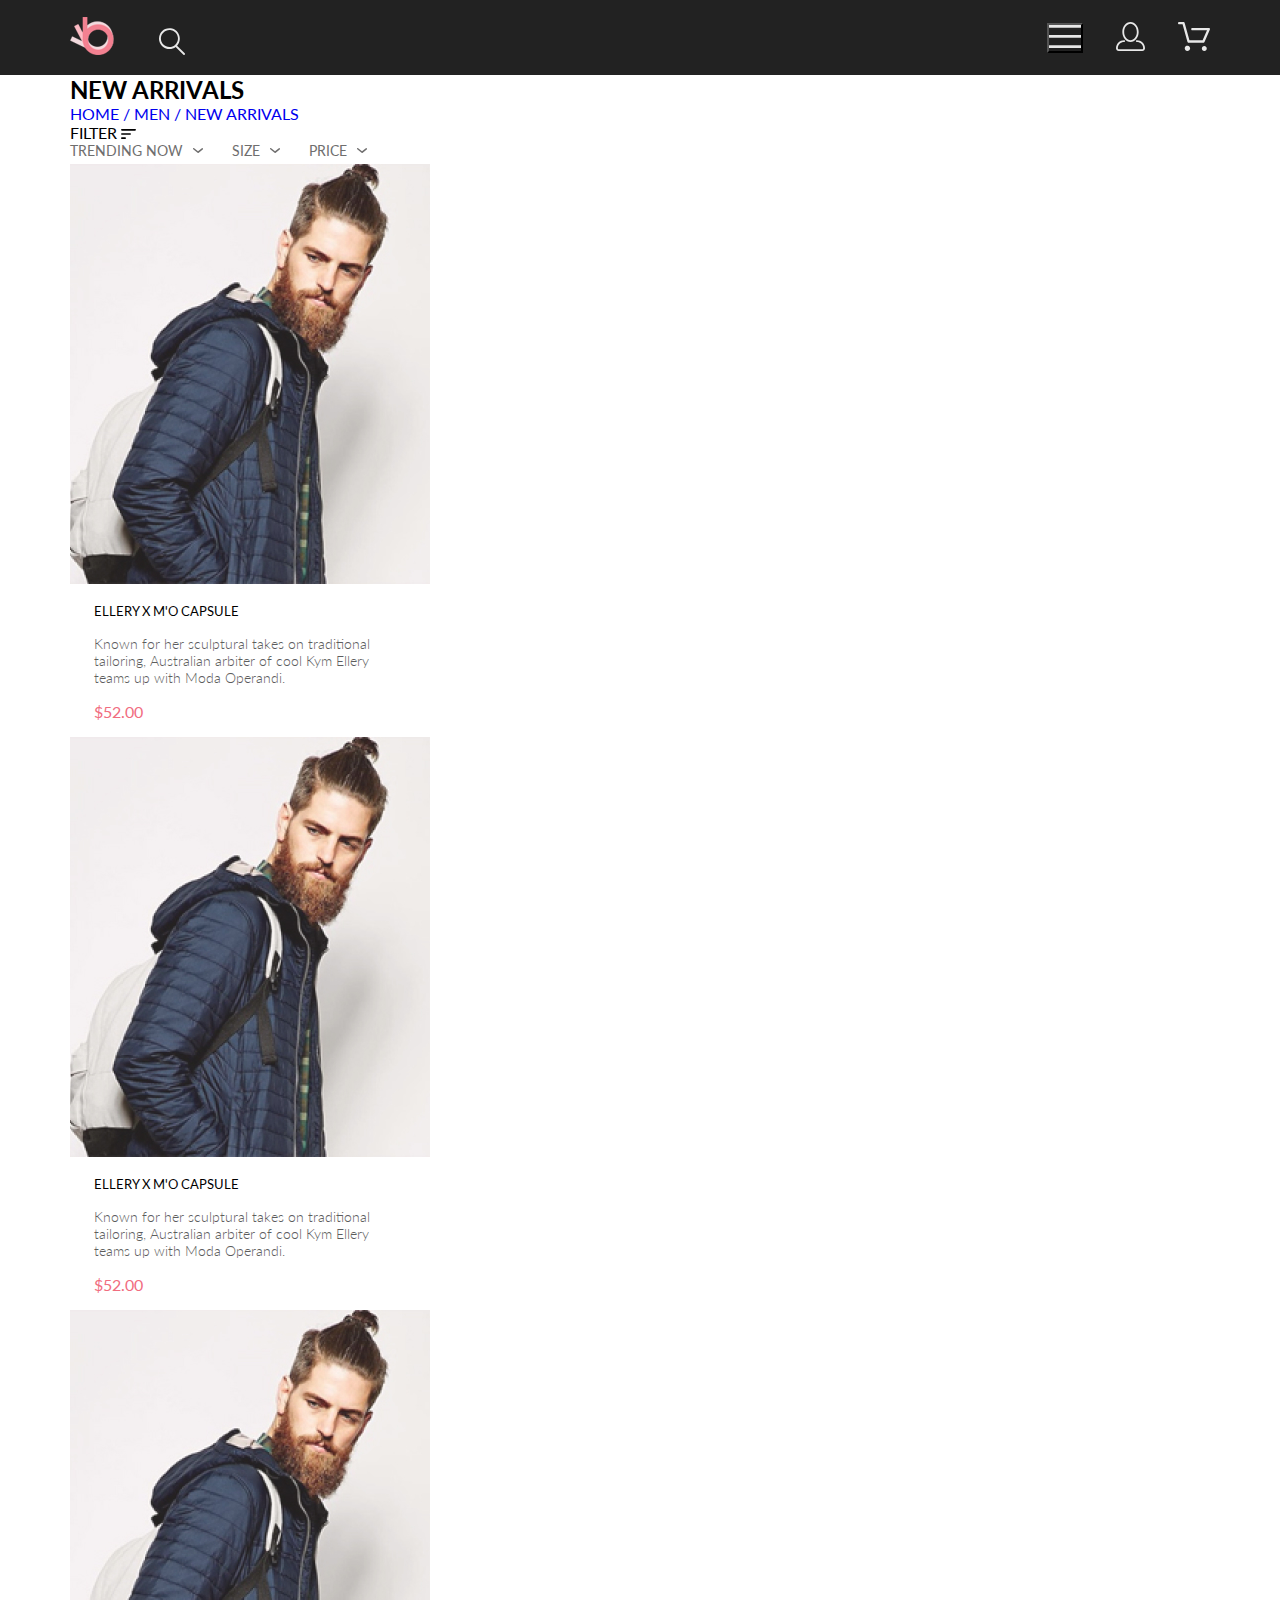
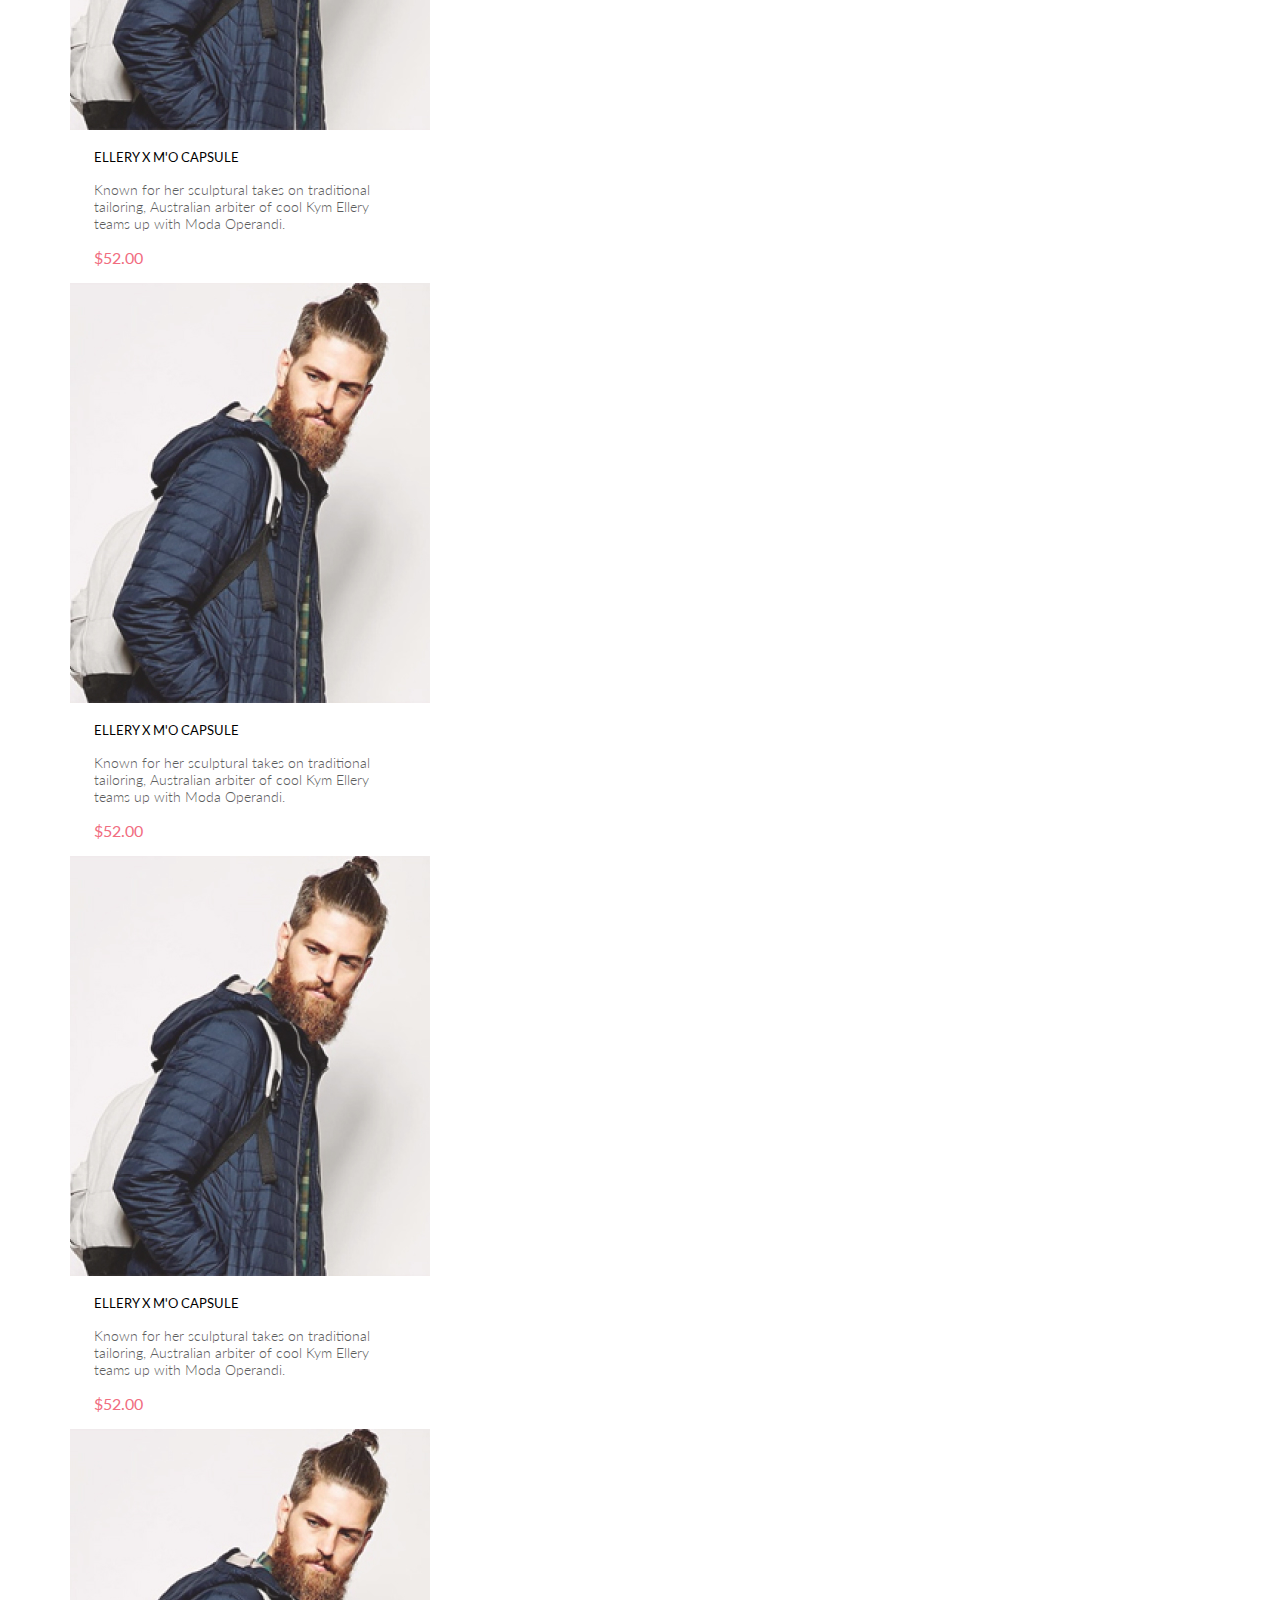
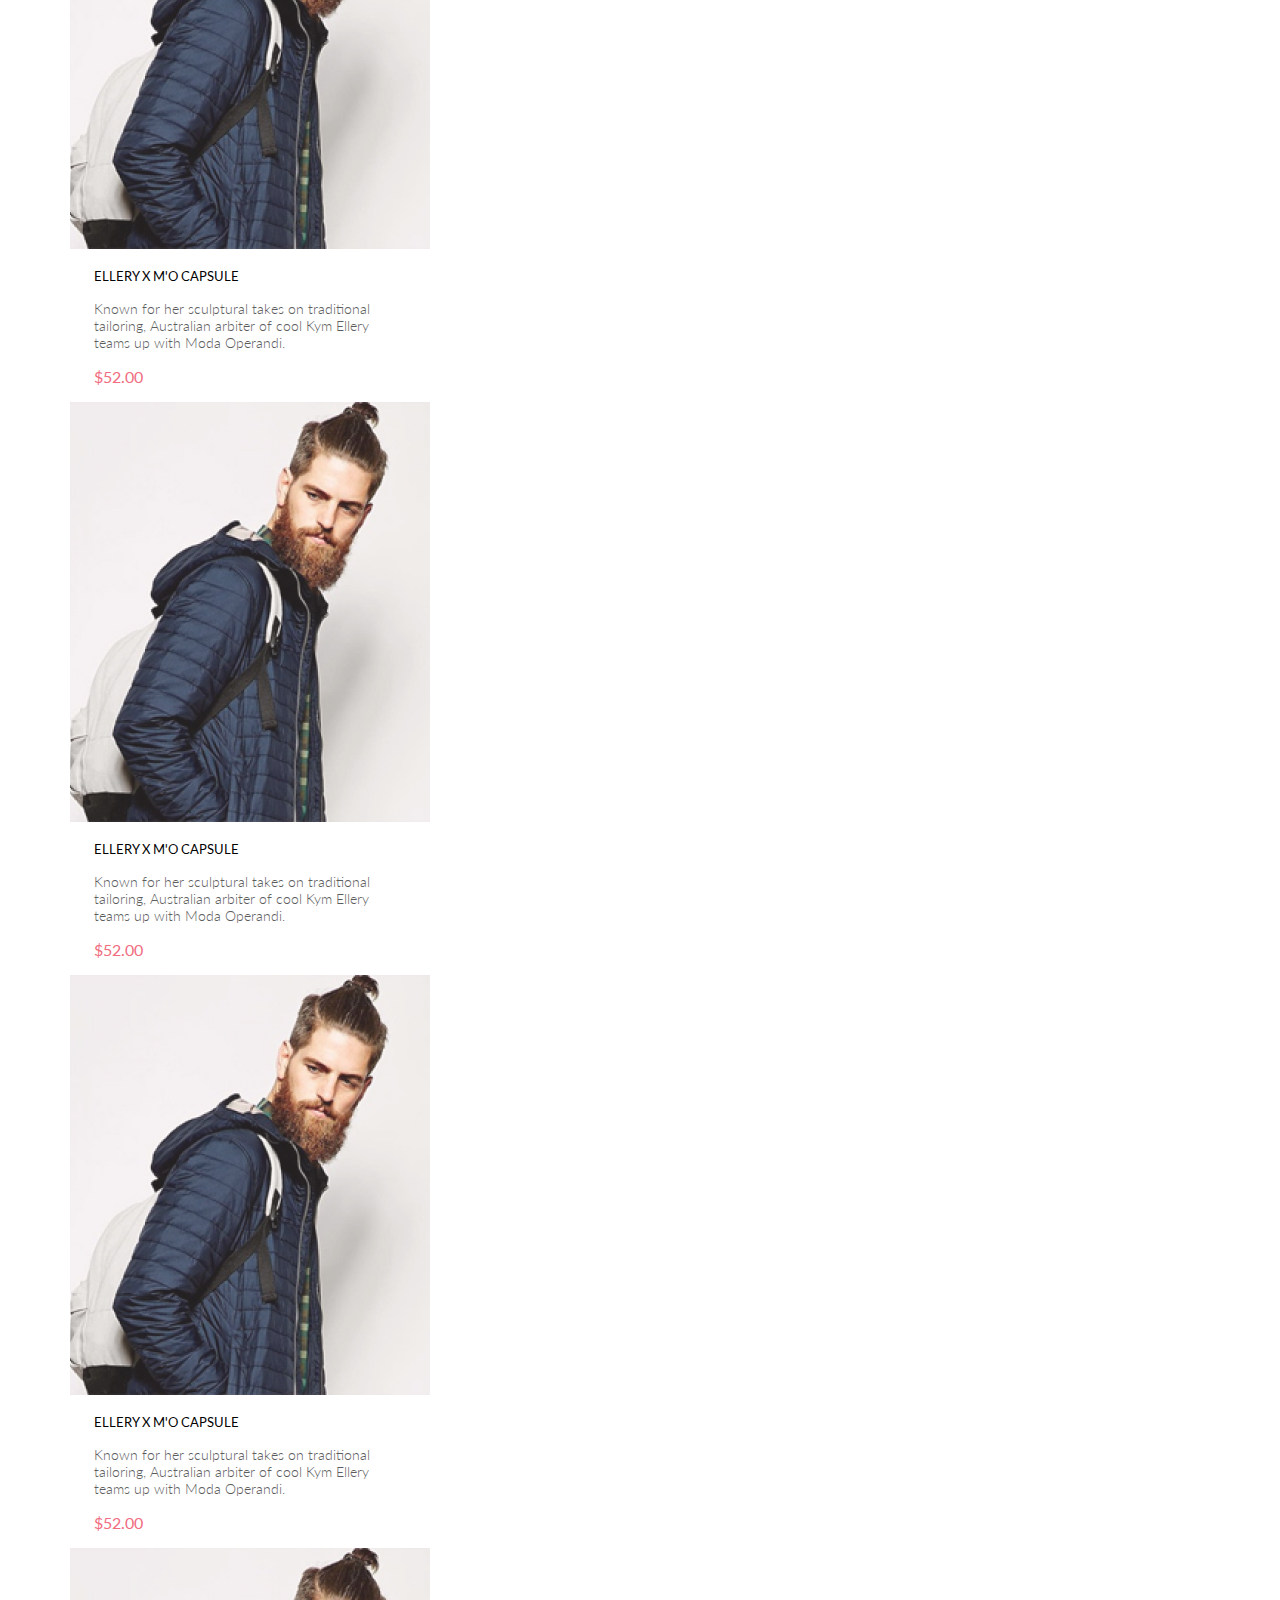
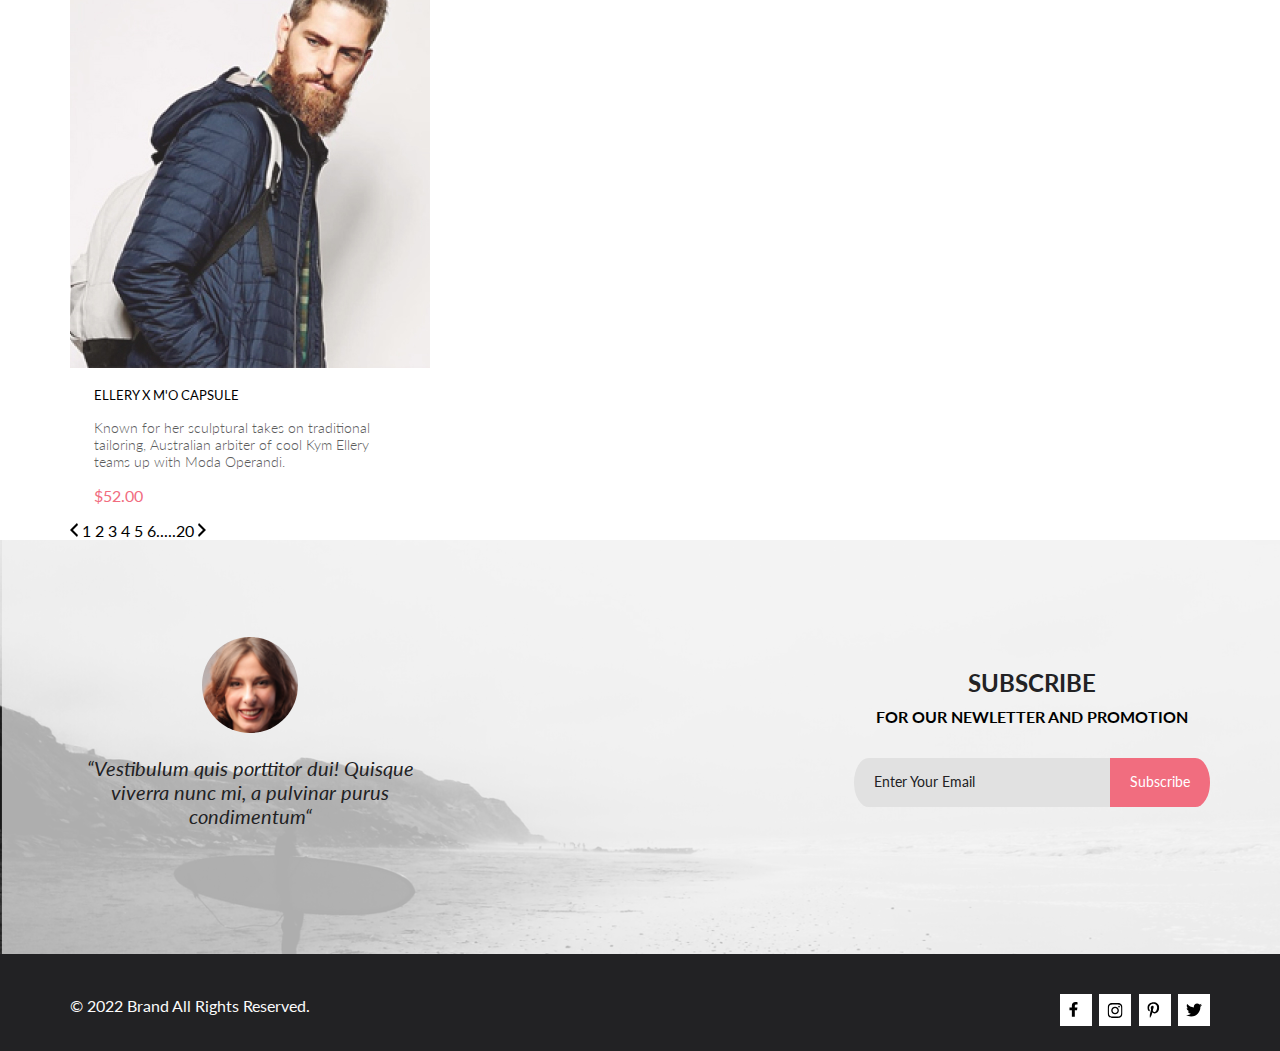
<file: catolog/catalog.html>
<!DOCTYPE html>
<html lang="en">
  <head>
    <meta charset="UTF-8" />
    <meta name="viewport" content="width=device-width, initial-scale=1.0" />
    <title>Catalog</title>
    <link rel="stylesheet" href="../css/style.css" />
  </head>
  <body>
    <div class="container">
      <header class="header center">
        <div class="header__left">
          <a href="../index.html" class="header__left-logo"
            ><img src="../img/Group2.png" alt="logo"
          /></a>
          <a href="#" class="header__left-search"
            ><img src="../img/Forma1.svg" alt="search"
          /></a>
        </div>
        <nav class="header__right">
          <button class="header__right-menu">
            <label for="burger"><img src="../img/Forma1-1.svg" alt="menu" /></label>
            <input id="burger" type="checkbox">
            <nav class="header__nav">
              <div class="header__nav-content">
                  <h3 class="header__nav-head">MENU</h3>
                  <details class="header__nav-item">
                    <summary class="header__nav-heading">MAN</summary>
                    <div class="header__nav-link-box">
                      <a href="" class="header__nav-link">Accessories</a>
                      <a href="" class="header__nav-link">Bags</a>
                      <a href="" class="header__nav-link">Denim</a>
                      <a href="" class="header__nav-link">T-Shirts</a>
                  </details>
                  <details class="header__nav-item">
                    <summary class="header__nav-heading">WOMAN</summary>
                    <div class="header__nav-link-box">
                      <a href="" class="header__nav-link">Accessories</a>
                      <a href="" class="header__nav-link">Bags</a>
                      <a href="" class="header__nav-link">Denim</a>
                      <a href="" class="header__nav-link">T-Shirts</a>
                  </details>
                  <details class="header__nav-item">
                    <summary class="header__nav-heading">KIDS</summary>
                    <div class="header__nav-link-box">
                      <a href="" class="header__nav-link">Accessories</a>
                      <a href="" class="header__nav-link">Bags</a>
                      <a href="" class="header__nav-link">Denim</a>
                      <a href="" class="header__nav-link">T-Shirts</a>
                  </details>
                </div>
              </details>
            </nav>
          </button>
          <a href="#" class="header__right-link header__right-link_mobile">
            <img src="../img/Forma1-2.svg" alt="account link" />
          </a>
          <a href="#" class="header__right-link header__right-link_mobile">
            <img src="../img/Forma1-3.svg" alt="cart link" />
          </a>
        </nav>
      </header>
      <section class="c-top center">
        <div class="c-top__rigth">
          <h2 class="c-top__title">NEW ARRIVALS</h2>
        </div>
        <div class="c-top__left">
          <nav class="nav">
            <a href="#" class="nav__link">HOME /</a>
            <a href="#" class="nav__link">MEN /</a>
            <a href="catalog.html" class="nav__link">NEW ARRIVALS</a>
          </nav>
        </div>
      </section>
      <section class="c-main center">
        <div class="c-main__filter-block">
          <div class="c-main__filter-sort">
            <details class="c-main__filter">
              <summary class="c-main__filter-summary">
                <span class="c-main__filter-heading">FILTER</span>
                <svg
                  width="15"
                  height="10"
                  viewBox="0 0 15 10"
                  fill="none"
                  xmlns="http://www.w3.org/2000/svg"
                >
                  <path
                    d="M0.833333 10H4.16667C4.625 10 5 9.625 5 9.16667C5 8.70833 4.625 8.33333 4.16667 8.33333H0.833333C0.375 8.33333 0 8.70833 0 9.16667C0 9.625 0.375 10 0.833333 10ZM0 0.833333C0 1.29167 0.375 1.66667 0.833333 1.66667H14.1667C14.625 1.66667 15 1.29167 15 0.833333C15 0.375 14.625 0 14.1667 0H0.833333C0.375 0 0 0.375 0 0.833333ZM0.833333 5.83333H9.16667C9.625 5.83333 10 5.45833 10 5C10 4.54167 9.625 4.16667 9.16667 4.16667H0.833333C0.375 4.16667 0 4.54167 0 5C0 5.45833 0.375 5.83333 0.833333 5.83333Z"
                    fill="black"
                  />
                </svg>
              </summary>
              <div class="c-main__filter-content">
                <details class="c-main__filter-item">
                  <summary class="c-main__f-item-heading">CATEGORY</summary>
                  <div class="c-main__filter-link-box">
                    <a href="" class="c-main__filter-link">Accessories</a>
                    <a href="" class="c-main__filter-link">Bags</a>
                    <a href="" class="c-main__filter-link">Denim</a>
                    <a href="" class="c-main__filter-link"
                      >Hoodies & Sweatshirts</a
                    >
                    <a href="" class="c-main__filter-link">Jackets & Coats</a>
                    <a href="" class="c-main__filter-link">Polos</a>
                    <a href="" class="c-main__filter-link">Shirts</a>
                    <a href="" class="c-main__filter-link">Shoes</a>
                    <a href="" class="c-main__filter-link">Sweaters & Knits</a>
                    <a href="" class="c-main__filter-link">T-Shirts</a>
                    <a href="" class="c-main__filter-link">Tanks</a>
                  </div>
                </details>
                <details class="c-main__filter-item">
                  <summary class="c-main__f-item-heading">BRAND</summary>
                  <div class="c-main__filter-link-box">
                    <a href="" class="c-main__filter-link">Accessories</a>
                    <a href="" class="c-main__filter-link">Bags</a>
                    <a href="" class="c-main__filter-link">Denim</a>
                    <a href="" class="c-main__filter-link"
                      >Hoodies & Sweatshirts</a
                    >
                    <a href="" class="c-main__filter-link">Jackets & Coats</a>
                    <a href="" class="c-main__filter-link">Polos</a>
                    <a href="" class="c-main__filter-link">Shirts</a>
                    <a href="" class="c-main__filter-link">Shoes</a>
                    <a href="" class="c-main__filter-link">Sweaters & Knits</a>
                    <a href="" class="c-main__filter-link">T-Shirts</a>
                    <a href="" class="c-main__filter-link">Tanks</a>
                  </div>
                </details>
                <details class="c-main__filter-item">
                  <summary class="c-main__f-item-heading">DESIGNER</summary>
                  <div class="c-main__filter-link-box">
                    <a href="" class="c-main__filter-link">Accessories</a>
                    <a href="" class="c-main__filter-link">Bags</a>
                    <a href="" class="c-main__filter-link">Denim</a>
                    <a href="" class="c-main__filter-link"
                      >Hoodies & Sweatshirts</a
                    >
                    <a href="" class="c-main__filter-link">Jackets & Coats</a>
                    <a href="" class="c-main__filter-link">Polos</a>
                    <a href="" class="c-main__filter-link">Shirts</a>
                    <a href="" class="c-main__filter-link">Shoes</a>
                    <a href="" class="c-main__filter-link">Sweaters & Knits</a>
                    <a href="" class="c-main__filter-link">T-Shirts</a>
                    <a href="" class="c-main__filter-link">Tanks</a>
                  </div>
                </details>
              </div>
            </details>
          </div>
          <div class="c-main__rigth">
            <div class="sort">
              <details class="sort__list">
                <summary class="sort__summary">
                  <span class="sort__heading"> TRENDING NOW</span>
                  <svg
                    width="11"
                    height="5"
                    viewBox="0 0 11 5"
                    fill="none"
                    xmlns="http://www.w3.org/2000/svg"
                  >
                    <path
                      d="M5.00214 5.00214C4.83521 5.00247 4.67343 4.94433 4.54488 4.83782L0.258102 1.2655C0.112196 1.14422 0.0204417 0.969958 0.00302325 0.781035C-0.0143952 0.592112 0.0439493 0.404007 0.165221 0.258101C0.286493 0.112196 0.460759 0.0204417 0.649682 0.00302327C0.838605 -0.0143952 1.02671 0.043949 1.17262 0.165221L5.00214 3.36602L8.83167 0.279536C8.90475 0.220188 8.98884 0.175869 9.0791 0.149125C9.16937 0.122382 9.26403 0.113741 9.35764 0.1237C9.45126 0.133659 9.54198 0.162021 9.6246 0.207156C9.70722 0.252292 9.7801 0.313311 9.83906 0.386705C9.90449 0.460167 9.95405 0.546351 9.98462 0.639855C10.0152 0.733359 10.0261 0.83217 10.0167 0.930097C10.0073 1.02802 9.97784 1.12296 9.93005 1.20895C9.88227 1.29494 9.81723 1.37013 9.73904 1.42982L5.45225 4.88068C5.32002 4.97036 5.16154 5.01312 5.00214 5.00214Z"
                      fill="#6F6E6E"
                    />
                  </svg>
                </summary>
                <div class="sort__content">
                  
                </div>
              </details>
              <details class="sort__list">
                <summary class="sort__summary">
                  <span class="sort__heading">SIZE</span
                  ><svg
                    width="11"
                    height="5"
                    viewBox="0 0 11 5"
                    fill="none"
                    xmlns="http://www.w3.org/2000/svg"
                  >
                    <path
                      d="M5.00214 5.00214C4.83521 5.00247 4.67343 4.94433 4.54488 4.83782L0.258102 1.2655C0.112196 1.14422 0.0204417 0.969958 0.00302325 0.781035C-0.0143952 0.592112 0.0439493 0.404007 0.165221 0.258101C0.286493 0.112196 0.460759 0.0204417 0.649682 0.00302327C0.838605 -0.0143952 1.02671 0.043949 1.17262 0.165221L5.00214 3.36602L8.83167 0.279536C8.90475 0.220188 8.98884 0.175869 9.0791 0.149125C9.16937 0.122382 9.26403 0.113741 9.35764 0.1237C9.45126 0.133659 9.54198 0.162021 9.6246 0.207156C9.70722 0.252292 9.7801 0.313311 9.83906 0.386705C9.90449 0.460167 9.95405 0.546351 9.98462 0.639855C10.0152 0.733359 10.0261 0.83217 10.0167 0.930097C10.0073 1.02802 9.97784 1.12296 9.93005 1.20895C9.88227 1.29494 9.81723 1.37013 9.73904 1.42982L5.45225 4.88068C5.32002 4.97036 5.16154 5.01312 5.00214 5.00214Z"
                      fill="#6F6E6E"
                    />
                  </svg>
                </summary>
                <div class="sort__content">
                  <div class="sort__check">
                    <input id="sort__check1" type="checkbox" />
                    <label for="#">XS</label>
                  </div>
                  <div class="sort__check">
                    <input id="sort__check2" type="checkbox" />
                    <label for="#">S</label>
                  </div>
                  <div class="sort__check">
                    <input id="sort__check3" type="checkbox" />
                    <label for="#">M</label>
                  </div>
                  <div class="sort__check">
                    <input id="sort__check4" type="checkbox" />
                    <label for="#">L</label>
                  </div>
                </div>
              </details>
              <details class="sort__list">
                <summary class="sort__summary">
                  <span class="sort__heading">PRICE</span>
                  <svg
                    width="11"
                    height="5"
                    viewBox="0 0 11 5"
                    fill="none"
                    xmlns="http://www.w3.org/2000/svg"
                  >
                    <path
                      d="M5.00214 5.00214C4.83521 5.00247 4.67343 4.94433 4.54488 4.83782L0.258102 1.2655C0.112196 1.14422 0.0204417 0.969958 0.00302325 0.781035C-0.0143952 0.592112 0.0439493 0.404007 0.165221 0.258101C0.286493 0.112196 0.460759 0.0204417 0.649682 0.00302327C0.838605 -0.0143952 1.02671 0.043949 1.17262 0.165221L5.00214 3.36602L8.83167 0.279536C8.90475 0.220188 8.98884 0.175869 9.0791 0.149125C9.16937 0.122382 9.26403 0.113741 9.35764 0.1237C9.45126 0.133659 9.54198 0.162021 9.6246 0.207156C9.70722 0.252292 9.7801 0.313311 9.83906 0.386705C9.90449 0.460167 9.95405 0.546351 9.98462 0.639855C10.0152 0.733359 10.0261 0.83217 10.0167 0.930097C10.0073 1.02802 9.97784 1.12296 9.93005 1.20895C9.88227 1.29494 9.81723 1.37013 9.73904 1.42982L5.45225 4.88068C5.32002 4.97036 5.16154 5.01312 5.00214 5.00214Z"
                      fill="#6F6E6E"
                    />
                  </svg>
                </summary>
                <div class="sort__content">
                  
                </div>
              </details>
            </div>
          </div>
        </div>
        <div class="c-main__product-list">
          <article class="goods__item">
            <div class="goods__item-img">
              <img src="../img/Rectangle15copy.jpg" alt="man" />
            </div>
            <div class="goods__item-info">
              <h3 class="goods__item-info-title">ELLERY X M'O CAPSULE</h3>
              <p class="goods__item-info-description">
                Known for her sculptural takes on traditional tailoring,
                Australian arbiter of cool Kym Ellery teams up with Moda Operandi.
              </p>
              <p class="goods__item-info-price">$52.00</p>
            </div>
            <a href="#" class="goods__add"
              ><svg
                width="27"
                height="25"
                viewBox="0 0 27 25"
                fill="none"
                xmlns="http://www.w3.org/2000/svg"
              >
                <path
                  d="M21.9509 23.2667H21.8386C21.2294 23.2667 20.7177 22.7671 20.6735 22.1294C20.629 21.4607 21.1175 20.8785 21.7626 20.8346C21.788 20.8329 21.8145 20.832 21.8405 20.832C22.4575 20.832 22.9743 21.3219 23.0201 21.9487C23.0319 22.1971 22.9914 22.5514 22.736 22.8439L22.73 22.8507L22.7242 22.8575C22.5275 23.0912 22.2607 23.2321 21.9509 23.2667ZM8.21887 23.2604C7.5683 23.2604 7.03906 22.7174 7.03906 22.05C7.03906 21.3832 7.5683 20.8406 8.21887 20.8406C8.86945 20.8406 9.39868 21.3832 9.39868 22.05C9.39868 22.7174 8.86945 23.2604 8.21887 23.2604Z"
                  fill="white"
                />
                <path
                  d="M21.876 22.2662C21.921 22.2549 21.9423 22.2339 21.96 22.2129C21.9678 22.2037 21.9756 22.1946 21.9835 22.1855C22.02 22.1438 22.0233 22.0553 22.0224 22.0105C22.0092 21.9044 21.9185 21.8315 21.8412 21.8315C21.8375 21.8315 21.8336 21.8317 21.8312 21.8318C21.7531 21.8372 21.6653 21.9409 21.6719 22.0625C21.6813 22.1793 21.7675 22.2662 21.8392 22.2662H21.876ZM8.21954 22.2599C8.31873 22.2599 8.39935 22.1655 8.39935 22.0496C8.39935 21.9341 8.31873 21.8401 8.21954 21.8401C8.12042 21.8401 8.03973 21.9341 8.03973 22.0496C8.03973 22.1655 8.12042 22.2599 8.21954 22.2599ZM21.9995 24.2662C21.9517 24.2662 21.8878 24.2662 21.8392 24.2662C20.7017 24.2662 19.7567 23.3545 19.6765 22.198C19.5964 20.9929 20.4937 19.9183 21.6953 19.8364C21.7441 19.8331 21.7928 19.8315 21.8412 19.8315C22.9799 19.8315 23.9413 20.7324 24.019 21.8884C24.0505 22.4915 23.8741 23.0612 23.4898 23.5012C23.1055 23.9575 22.5764 24.2177 21.9995 24.2662ZM8.21954 24.2599C7.01532 24.2599 6.03973 23.2709 6.03973 22.0496C6.03973 20.8291 7.01532 19.8401 8.21954 19.8401C9.42371 19.8401 10.3994 20.8291 10.3994 22.0496C10.3994 23.2709 9.42371 24.2599 8.21954 24.2599ZM21.1984 17.3938H9.13306C8.70013 17.3938 8.31586 17.1005 8.20331 16.6775L4.27753 2.24768H1.52173C0.993408 2.24768 0.560547 1.80859 0.560547 1.27039C0.560547 0.733032 0.993408 0.292969 1.52173 0.292969H4.99933C5.43134 0.292969 5.81561 0.586304 5.9281 1.01025L9.85394 15.4391H20.5576L24.1144 7.13379H12.2578C11.7286 7.13379 11.2957 6.69373 11.2957 6.15649C11.2957 5.61914 11.7286 5.17908 12.2578 5.17908H25.5886C25.9091 5.17908 26.2141 5.34192 26.3896 5.61914C26.566 5.89539 26.5984 6.23743 26.4697 6.547L22.0795 16.807C21.9193 17.1653 21.5827 17.3938 21.1984 17.3938Z"
                  fill="white"
                />
                <path
                  d="M21.876 22.2662C21.921 22.2549 21.9423 22.2339 21.96 22.2129C21.9678 22.2037 21.9756 22.1946 21.9835 22.1855C22.02 22.1438 22.0233 22.0553 22.0224 22.0105C22.0092 21.9044 21.9185 21.8315 21.8412 21.8315C21.8375 21.8315 21.8336 21.8317 21.8312 21.8318C21.7531 21.8372 21.6653 21.9409 21.6719 22.0625C21.6813 22.1793 21.7675 22.2662 21.8392 22.2662H21.876ZM8.21954 22.2599C8.31873 22.2599 8.39935 22.1655 8.39935 22.0496C8.39935 21.9341 8.31873 21.8401 8.21954 21.8401C8.12042 21.8401 8.03973 21.9341 8.03973 22.0496C8.03973 22.1655 8.12042 22.2599 8.21954 22.2599ZM21.9995 24.2662C21.9517 24.2662 21.8878 24.2662 21.8392 24.2662C20.7017 24.2662 19.7567 23.3545 19.6765 22.198C19.5964 20.9929 20.4937 19.9183 21.6953 19.8364C21.7441 19.8331 21.7928 19.8315 21.8412 19.8315C22.9799 19.8315 23.9413 20.7324 24.019 21.8884C24.0505 22.4915 23.8741 23.0612 23.4898 23.5012C23.1055 23.9575 22.5764 24.2177 21.9995 24.2662ZM8.21954 24.2599C7.01532 24.2599 6.03973 23.2709 6.03973 22.0496C6.03973 20.8291 7.01532 19.8401 8.21954 19.8401C9.42371 19.8401 10.3994 20.8291 10.3994 22.0496C10.3994 23.2709 9.42371 24.2599 8.21954 24.2599ZM21.1984 17.3938H9.13306C8.70013 17.3938 8.31586 17.1005 8.20331 16.6775L4.27753 2.24768H1.52173C0.993408 2.24768 0.560547 1.80859 0.560547 1.27039C0.560547 0.733032 0.993408 0.292969 1.52173 0.292969H4.99933C5.43134 0.292969 5.81561 0.586304 5.9281 1.01025L9.85394 15.4391H20.5576L24.1144 7.13379H12.2578C11.7286 7.13379 11.2957 6.69373 11.2957 6.15649C11.2957 5.61914 11.7286 5.17908 12.2578 5.17908H25.5886C25.9091 5.17908 26.2141 5.34192 26.3896 5.61914C26.566 5.89539 26.5984 6.23743 26.4697 6.547L22.0795 16.807C21.9193 17.1653 21.5827 17.3938 21.1984 17.3938Z"
                  fill="white"
                />
              </svg>
              Add to Cart</a
            >
          </article>
          <article class="goods__item">
            <div class="goods__item-img">
              <img src="../img/Rectangle15copy.jpg" alt="man" />
            </div>
            <div class="goods__item-info">
              <h3 class="goods__item-info-title">ELLERY X M'O CAPSULE</h3>
              <p class="goods__item-info-description">
                Known for her sculptural takes on traditional tailoring,
                Australian arbiter of cool Kym Ellery teams up with Moda Operandi.
              </p>
              <p class="goods__item-info-price">$52.00</p>
            </div>
            <a href="#" class="goods__add"
              ><svg
                width="27"
                height="25"
                viewBox="0 0 27 25"
                fill="none"
                xmlns="http://www.w3.org/2000/svg"
              >
                <path
                  d="M21.9509 23.2667H21.8386C21.2294 23.2667 20.7177 22.7671 20.6735 22.1294C20.629 21.4607 21.1175 20.8785 21.7626 20.8346C21.788 20.8329 21.8145 20.832 21.8405 20.832C22.4575 20.832 22.9743 21.3219 23.0201 21.9487C23.0319 22.1971 22.9914 22.5514 22.736 22.8439L22.73 22.8507L22.7242 22.8575C22.5275 23.0912 22.2607 23.2321 21.9509 23.2667ZM8.21887 23.2604C7.5683 23.2604 7.03906 22.7174 7.03906 22.05C7.03906 21.3832 7.5683 20.8406 8.21887 20.8406C8.86945 20.8406 9.39868 21.3832 9.39868 22.05C9.39868 22.7174 8.86945 23.2604 8.21887 23.2604Z"
                  fill="white"
                />
                <path
                  d="M21.876 22.2662C21.921 22.2549 21.9423 22.2339 21.96 22.2129C21.9678 22.2037 21.9756 22.1946 21.9835 22.1855C22.02 22.1438 22.0233 22.0553 22.0224 22.0105C22.0092 21.9044 21.9185 21.8315 21.8412 21.8315C21.8375 21.8315 21.8336 21.8317 21.8312 21.8318C21.7531 21.8372 21.6653 21.9409 21.6719 22.0625C21.6813 22.1793 21.7675 22.2662 21.8392 22.2662H21.876ZM8.21954 22.2599C8.31873 22.2599 8.39935 22.1655 8.39935 22.0496C8.39935 21.9341 8.31873 21.8401 8.21954 21.8401C8.12042 21.8401 8.03973 21.9341 8.03973 22.0496C8.03973 22.1655 8.12042 22.2599 8.21954 22.2599ZM21.9995 24.2662C21.9517 24.2662 21.8878 24.2662 21.8392 24.2662C20.7017 24.2662 19.7567 23.3545 19.6765 22.198C19.5964 20.9929 20.4937 19.9183 21.6953 19.8364C21.7441 19.8331 21.7928 19.8315 21.8412 19.8315C22.9799 19.8315 23.9413 20.7324 24.019 21.8884C24.0505 22.4915 23.8741 23.0612 23.4898 23.5012C23.1055 23.9575 22.5764 24.2177 21.9995 24.2662ZM8.21954 24.2599C7.01532 24.2599 6.03973 23.2709 6.03973 22.0496C6.03973 20.8291 7.01532 19.8401 8.21954 19.8401C9.42371 19.8401 10.3994 20.8291 10.3994 22.0496C10.3994 23.2709 9.42371 24.2599 8.21954 24.2599ZM21.1984 17.3938H9.13306C8.70013 17.3938 8.31586 17.1005 8.20331 16.6775L4.27753 2.24768H1.52173C0.993408 2.24768 0.560547 1.80859 0.560547 1.27039C0.560547 0.733032 0.993408 0.292969 1.52173 0.292969H4.99933C5.43134 0.292969 5.81561 0.586304 5.9281 1.01025L9.85394 15.4391H20.5576L24.1144 7.13379H12.2578C11.7286 7.13379 11.2957 6.69373 11.2957 6.15649C11.2957 5.61914 11.7286 5.17908 12.2578 5.17908H25.5886C25.9091 5.17908 26.2141 5.34192 26.3896 5.61914C26.566 5.89539 26.5984 6.23743 26.4697 6.547L22.0795 16.807C21.9193 17.1653 21.5827 17.3938 21.1984 17.3938Z"
                  fill="white"
                />
                <path
                  d="M21.876 22.2662C21.921 22.2549 21.9423 22.2339 21.96 22.2129C21.9678 22.2037 21.9756 22.1946 21.9835 22.1855C22.02 22.1438 22.0233 22.0553 22.0224 22.0105C22.0092 21.9044 21.9185 21.8315 21.8412 21.8315C21.8375 21.8315 21.8336 21.8317 21.8312 21.8318C21.7531 21.8372 21.6653 21.9409 21.6719 22.0625C21.6813 22.1793 21.7675 22.2662 21.8392 22.2662H21.876ZM8.21954 22.2599C8.31873 22.2599 8.39935 22.1655 8.39935 22.0496C8.39935 21.9341 8.31873 21.8401 8.21954 21.8401C8.12042 21.8401 8.03973 21.9341 8.03973 22.0496C8.03973 22.1655 8.12042 22.2599 8.21954 22.2599ZM21.9995 24.2662C21.9517 24.2662 21.8878 24.2662 21.8392 24.2662C20.7017 24.2662 19.7567 23.3545 19.6765 22.198C19.5964 20.9929 20.4937 19.9183 21.6953 19.8364C21.7441 19.8331 21.7928 19.8315 21.8412 19.8315C22.9799 19.8315 23.9413 20.7324 24.019 21.8884C24.0505 22.4915 23.8741 23.0612 23.4898 23.5012C23.1055 23.9575 22.5764 24.2177 21.9995 24.2662ZM8.21954 24.2599C7.01532 24.2599 6.03973 23.2709 6.03973 22.0496C6.03973 20.8291 7.01532 19.8401 8.21954 19.8401C9.42371 19.8401 10.3994 20.8291 10.3994 22.0496C10.3994 23.2709 9.42371 24.2599 8.21954 24.2599ZM21.1984 17.3938H9.13306C8.70013 17.3938 8.31586 17.1005 8.20331 16.6775L4.27753 2.24768H1.52173C0.993408 2.24768 0.560547 1.80859 0.560547 1.27039C0.560547 0.733032 0.993408 0.292969 1.52173 0.292969H4.99933C5.43134 0.292969 5.81561 0.586304 5.9281 1.01025L9.85394 15.4391H20.5576L24.1144 7.13379H12.2578C11.7286 7.13379 11.2957 6.69373 11.2957 6.15649C11.2957 5.61914 11.7286 5.17908 12.2578 5.17908H25.5886C25.9091 5.17908 26.2141 5.34192 26.3896 5.61914C26.566 5.89539 26.5984 6.23743 26.4697 6.547L22.0795 16.807C21.9193 17.1653 21.5827 17.3938 21.1984 17.3938Z"
                  fill="white"
                />
              </svg>
              Add to Cart</a
            >
          </article>
          <article class="goods__item">
            <div class="goods__item-img">
              <img src="../img/Rectangle15copy.jpg" alt="man" />
            </div>
            <div class="goods__item-info">
              <h3 class="goods__item-info-title">ELLERY X M'O CAPSULE</h3>
              <p class="goods__item-info-description">
                Known for her sculptural takes on traditional tailoring,
                Australian arbiter of cool Kym Ellery teams up with Moda Operandi.
              </p>
              <p class="goods__item-info-price">$52.00</p>
            </div>
            <a href="#" class="goods__add"
              ><svg
                width="27"
                height="25"
                viewBox="0 0 27 25"
                fill="none"
                xmlns="http://www.w3.org/2000/svg"
              >
                <path
                  d="M21.9509 23.2667H21.8386C21.2294 23.2667 20.7177 22.7671 20.6735 22.1294C20.629 21.4607 21.1175 20.8785 21.7626 20.8346C21.788 20.8329 21.8145 20.832 21.8405 20.832C22.4575 20.832 22.9743 21.3219 23.0201 21.9487C23.0319 22.1971 22.9914 22.5514 22.736 22.8439L22.73 22.8507L22.7242 22.8575C22.5275 23.0912 22.2607 23.2321 21.9509 23.2667ZM8.21887 23.2604C7.5683 23.2604 7.03906 22.7174 7.03906 22.05C7.03906 21.3832 7.5683 20.8406 8.21887 20.8406C8.86945 20.8406 9.39868 21.3832 9.39868 22.05C9.39868 22.7174 8.86945 23.2604 8.21887 23.2604Z"
                  fill="white"
                />
                <path
                  d="M21.876 22.2662C21.921 22.2549 21.9423 22.2339 21.96 22.2129C21.9678 22.2037 21.9756 22.1946 21.9835 22.1855C22.02 22.1438 22.0233 22.0553 22.0224 22.0105C22.0092 21.9044 21.9185 21.8315 21.8412 21.8315C21.8375 21.8315 21.8336 21.8317 21.8312 21.8318C21.7531 21.8372 21.6653 21.9409 21.6719 22.0625C21.6813 22.1793 21.7675 22.2662 21.8392 22.2662H21.876ZM8.21954 22.2599C8.31873 22.2599 8.39935 22.1655 8.39935 22.0496C8.39935 21.9341 8.31873 21.8401 8.21954 21.8401C8.12042 21.8401 8.03973 21.9341 8.03973 22.0496C8.03973 22.1655 8.12042 22.2599 8.21954 22.2599ZM21.9995 24.2662C21.9517 24.2662 21.8878 24.2662 21.8392 24.2662C20.7017 24.2662 19.7567 23.3545 19.6765 22.198C19.5964 20.9929 20.4937 19.9183 21.6953 19.8364C21.7441 19.8331 21.7928 19.8315 21.8412 19.8315C22.9799 19.8315 23.9413 20.7324 24.019 21.8884C24.0505 22.4915 23.8741 23.0612 23.4898 23.5012C23.1055 23.9575 22.5764 24.2177 21.9995 24.2662ZM8.21954 24.2599C7.01532 24.2599 6.03973 23.2709 6.03973 22.0496C6.03973 20.8291 7.01532 19.8401 8.21954 19.8401C9.42371 19.8401 10.3994 20.8291 10.3994 22.0496C10.3994 23.2709 9.42371 24.2599 8.21954 24.2599ZM21.1984 17.3938H9.13306C8.70013 17.3938 8.31586 17.1005 8.20331 16.6775L4.27753 2.24768H1.52173C0.993408 2.24768 0.560547 1.80859 0.560547 1.27039C0.560547 0.733032 0.993408 0.292969 1.52173 0.292969H4.99933C5.43134 0.292969 5.81561 0.586304 5.9281 1.01025L9.85394 15.4391H20.5576L24.1144 7.13379H12.2578C11.7286 7.13379 11.2957 6.69373 11.2957 6.15649C11.2957 5.61914 11.7286 5.17908 12.2578 5.17908H25.5886C25.9091 5.17908 26.2141 5.34192 26.3896 5.61914C26.566 5.89539 26.5984 6.23743 26.4697 6.547L22.0795 16.807C21.9193 17.1653 21.5827 17.3938 21.1984 17.3938Z"
                  fill="white"
                />
                <path
                  d="M21.876 22.2662C21.921 22.2549 21.9423 22.2339 21.96 22.2129C21.9678 22.2037 21.9756 22.1946 21.9835 22.1855C22.02 22.1438 22.0233 22.0553 22.0224 22.0105C22.0092 21.9044 21.9185 21.8315 21.8412 21.8315C21.8375 21.8315 21.8336 21.8317 21.8312 21.8318C21.7531 21.8372 21.6653 21.9409 21.6719 22.0625C21.6813 22.1793 21.7675 22.2662 21.8392 22.2662H21.876ZM8.21954 22.2599C8.31873 22.2599 8.39935 22.1655 8.39935 22.0496C8.39935 21.9341 8.31873 21.8401 8.21954 21.8401C8.12042 21.8401 8.03973 21.9341 8.03973 22.0496C8.03973 22.1655 8.12042 22.2599 8.21954 22.2599ZM21.9995 24.2662C21.9517 24.2662 21.8878 24.2662 21.8392 24.2662C20.7017 24.2662 19.7567 23.3545 19.6765 22.198C19.5964 20.9929 20.4937 19.9183 21.6953 19.8364C21.7441 19.8331 21.7928 19.8315 21.8412 19.8315C22.9799 19.8315 23.9413 20.7324 24.019 21.8884C24.0505 22.4915 23.8741 23.0612 23.4898 23.5012C23.1055 23.9575 22.5764 24.2177 21.9995 24.2662ZM8.21954 24.2599C7.01532 24.2599 6.03973 23.2709 6.03973 22.0496C6.03973 20.8291 7.01532 19.8401 8.21954 19.8401C9.42371 19.8401 10.3994 20.8291 10.3994 22.0496C10.3994 23.2709 9.42371 24.2599 8.21954 24.2599ZM21.1984 17.3938H9.13306C8.70013 17.3938 8.31586 17.1005 8.20331 16.6775L4.27753 2.24768H1.52173C0.993408 2.24768 0.560547 1.80859 0.560547 1.27039C0.560547 0.733032 0.993408 0.292969 1.52173 0.292969H4.99933C5.43134 0.292969 5.81561 0.586304 5.9281 1.01025L9.85394 15.4391H20.5576L24.1144 7.13379H12.2578C11.7286 7.13379 11.2957 6.69373 11.2957 6.15649C11.2957 5.61914 11.7286 5.17908 12.2578 5.17908H25.5886C25.9091 5.17908 26.2141 5.34192 26.3896 5.61914C26.566 5.89539 26.5984 6.23743 26.4697 6.547L22.0795 16.807C21.9193 17.1653 21.5827 17.3938 21.1984 17.3938Z"
                  fill="white"
                />
              </svg>
              Add to Cart</a
            >
          </article>
          <article class="goods__item">
            <div class="goods__item-img">
              <img src="../img/Rectangle15copy.jpg" alt="man" />
            </div>
            <div class="goods__item-info">
              <h3 class="goods__item-info-title">ELLERY X M'O CAPSULE</h3>
              <p class="goods__item-info-description">
                Known for her sculptural takes on traditional tailoring,
                Australian arbiter of cool Kym Ellery teams up with Moda Operandi.
              </p>
              <p class="goods__item-info-price">$52.00</p>
            </div>
            <a href="#" class="goods__add"
              ><svg
                width="27"
                height="25"
                viewBox="0 0 27 25"
                fill="none"
                xmlns="http://www.w3.org/2000/svg"
              >
                <path
                  d="M21.9509 23.2667H21.8386C21.2294 23.2667 20.7177 22.7671 20.6735 22.1294C20.629 21.4607 21.1175 20.8785 21.7626 20.8346C21.788 20.8329 21.8145 20.832 21.8405 20.832C22.4575 20.832 22.9743 21.3219 23.0201 21.9487C23.0319 22.1971 22.9914 22.5514 22.736 22.8439L22.73 22.8507L22.7242 22.8575C22.5275 23.0912 22.2607 23.2321 21.9509 23.2667ZM8.21887 23.2604C7.5683 23.2604 7.03906 22.7174 7.03906 22.05C7.03906 21.3832 7.5683 20.8406 8.21887 20.8406C8.86945 20.8406 9.39868 21.3832 9.39868 22.05C9.39868 22.7174 8.86945 23.2604 8.21887 23.2604Z"
                  fill="white"
                />
                <path
                  d="M21.876 22.2662C21.921 22.2549 21.9423 22.2339 21.96 22.2129C21.9678 22.2037 21.9756 22.1946 21.9835 22.1855C22.02 22.1438 22.0233 22.0553 22.0224 22.0105C22.0092 21.9044 21.9185 21.8315 21.8412 21.8315C21.8375 21.8315 21.8336 21.8317 21.8312 21.8318C21.7531 21.8372 21.6653 21.9409 21.6719 22.0625C21.6813 22.1793 21.7675 22.2662 21.8392 22.2662H21.876ZM8.21954 22.2599C8.31873 22.2599 8.39935 22.1655 8.39935 22.0496C8.39935 21.9341 8.31873 21.8401 8.21954 21.8401C8.12042 21.8401 8.03973 21.9341 8.03973 22.0496C8.03973 22.1655 8.12042 22.2599 8.21954 22.2599ZM21.9995 24.2662C21.9517 24.2662 21.8878 24.2662 21.8392 24.2662C20.7017 24.2662 19.7567 23.3545 19.6765 22.198C19.5964 20.9929 20.4937 19.9183 21.6953 19.8364C21.7441 19.8331 21.7928 19.8315 21.8412 19.8315C22.9799 19.8315 23.9413 20.7324 24.019 21.8884C24.0505 22.4915 23.8741 23.0612 23.4898 23.5012C23.1055 23.9575 22.5764 24.2177 21.9995 24.2662ZM8.21954 24.2599C7.01532 24.2599 6.03973 23.2709 6.03973 22.0496C6.03973 20.8291 7.01532 19.8401 8.21954 19.8401C9.42371 19.8401 10.3994 20.8291 10.3994 22.0496C10.3994 23.2709 9.42371 24.2599 8.21954 24.2599ZM21.1984 17.3938H9.13306C8.70013 17.3938 8.31586 17.1005 8.20331 16.6775L4.27753 2.24768H1.52173C0.993408 2.24768 0.560547 1.80859 0.560547 1.27039C0.560547 0.733032 0.993408 0.292969 1.52173 0.292969H4.99933C5.43134 0.292969 5.81561 0.586304 5.9281 1.01025L9.85394 15.4391H20.5576L24.1144 7.13379H12.2578C11.7286 7.13379 11.2957 6.69373 11.2957 6.15649C11.2957 5.61914 11.7286 5.17908 12.2578 5.17908H25.5886C25.9091 5.17908 26.2141 5.34192 26.3896 5.61914C26.566 5.89539 26.5984 6.23743 26.4697 6.547L22.0795 16.807C21.9193 17.1653 21.5827 17.3938 21.1984 17.3938Z"
                  fill="white"
                />
                <path
                  d="M21.876 22.2662C21.921 22.2549 21.9423 22.2339 21.96 22.2129C21.9678 22.2037 21.9756 22.1946 21.9835 22.1855C22.02 22.1438 22.0233 22.0553 22.0224 22.0105C22.0092 21.9044 21.9185 21.8315 21.8412 21.8315C21.8375 21.8315 21.8336 21.8317 21.8312 21.8318C21.7531 21.8372 21.6653 21.9409 21.6719 22.0625C21.6813 22.1793 21.7675 22.2662 21.8392 22.2662H21.876ZM8.21954 22.2599C8.31873 22.2599 8.39935 22.1655 8.39935 22.0496C8.39935 21.9341 8.31873 21.8401 8.21954 21.8401C8.12042 21.8401 8.03973 21.9341 8.03973 22.0496C8.03973 22.1655 8.12042 22.2599 8.21954 22.2599ZM21.9995 24.2662C21.9517 24.2662 21.8878 24.2662 21.8392 24.2662C20.7017 24.2662 19.7567 23.3545 19.6765 22.198C19.5964 20.9929 20.4937 19.9183 21.6953 19.8364C21.7441 19.8331 21.7928 19.8315 21.8412 19.8315C22.9799 19.8315 23.9413 20.7324 24.019 21.8884C24.0505 22.4915 23.8741 23.0612 23.4898 23.5012C23.1055 23.9575 22.5764 24.2177 21.9995 24.2662ZM8.21954 24.2599C7.01532 24.2599 6.03973 23.2709 6.03973 22.0496C6.03973 20.8291 7.01532 19.8401 8.21954 19.8401C9.42371 19.8401 10.3994 20.8291 10.3994 22.0496C10.3994 23.2709 9.42371 24.2599 8.21954 24.2599ZM21.1984 17.3938H9.13306C8.70013 17.3938 8.31586 17.1005 8.20331 16.6775L4.27753 2.24768H1.52173C0.993408 2.24768 0.560547 1.80859 0.560547 1.27039C0.560547 0.733032 0.993408 0.292969 1.52173 0.292969H4.99933C5.43134 0.292969 5.81561 0.586304 5.9281 1.01025L9.85394 15.4391H20.5576L24.1144 7.13379H12.2578C11.7286 7.13379 11.2957 6.69373 11.2957 6.15649C11.2957 5.61914 11.7286 5.17908 12.2578 5.17908H25.5886C25.9091 5.17908 26.2141 5.34192 26.3896 5.61914C26.566 5.89539 26.5984 6.23743 26.4697 6.547L22.0795 16.807C21.9193 17.1653 21.5827 17.3938 21.1984 17.3938Z"
                  fill="white"
                />
              </svg>
              Add to Cart</a
            >
          </article>
          <article class="goods__item">
            <div class="goods__item-img">
              <img src="../img/Rectangle15copy.jpg" alt="man" />
            </div>
            <div class="goods__item-info">
              <h3 class="goods__item-info-title">ELLERY X M'O CAPSULE</h3>
              <p class="goods__item-info-description">
                Known for her sculptural takes on traditional tailoring,
                Australian arbiter of cool Kym Ellery teams up with Moda Operandi.
              </p>
              <p class="goods__item-info-price">$52.00</p>
            </div>
            <a href="#" class="goods__add"
              ><svg
                width="27"
                height="25"
                viewBox="0 0 27 25"
                fill="none"
                xmlns="http://www.w3.org/2000/svg"
              >
                <path
                  d="M21.9509 23.2667H21.8386C21.2294 23.2667 20.7177 22.7671 20.6735 22.1294C20.629 21.4607 21.1175 20.8785 21.7626 20.8346C21.788 20.8329 21.8145 20.832 21.8405 20.832C22.4575 20.832 22.9743 21.3219 23.0201 21.9487C23.0319 22.1971 22.9914 22.5514 22.736 22.8439L22.73 22.8507L22.7242 22.8575C22.5275 23.0912 22.2607 23.2321 21.9509 23.2667ZM8.21887 23.2604C7.5683 23.2604 7.03906 22.7174 7.03906 22.05C7.03906 21.3832 7.5683 20.8406 8.21887 20.8406C8.86945 20.8406 9.39868 21.3832 9.39868 22.05C9.39868 22.7174 8.86945 23.2604 8.21887 23.2604Z"
                  fill="white"
                />
                <path
                  d="M21.876 22.2662C21.921 22.2549 21.9423 22.2339 21.96 22.2129C21.9678 22.2037 21.9756 22.1946 21.9835 22.1855C22.02 22.1438 22.0233 22.0553 22.0224 22.0105C22.0092 21.9044 21.9185 21.8315 21.8412 21.8315C21.8375 21.8315 21.8336 21.8317 21.8312 21.8318C21.7531 21.8372 21.6653 21.9409 21.6719 22.0625C21.6813 22.1793 21.7675 22.2662 21.8392 22.2662H21.876ZM8.21954 22.2599C8.31873 22.2599 8.39935 22.1655 8.39935 22.0496C8.39935 21.9341 8.31873 21.8401 8.21954 21.8401C8.12042 21.8401 8.03973 21.9341 8.03973 22.0496C8.03973 22.1655 8.12042 22.2599 8.21954 22.2599ZM21.9995 24.2662C21.9517 24.2662 21.8878 24.2662 21.8392 24.2662C20.7017 24.2662 19.7567 23.3545 19.6765 22.198C19.5964 20.9929 20.4937 19.9183 21.6953 19.8364C21.7441 19.8331 21.7928 19.8315 21.8412 19.8315C22.9799 19.8315 23.9413 20.7324 24.019 21.8884C24.0505 22.4915 23.8741 23.0612 23.4898 23.5012C23.1055 23.9575 22.5764 24.2177 21.9995 24.2662ZM8.21954 24.2599C7.01532 24.2599 6.03973 23.2709 6.03973 22.0496C6.03973 20.8291 7.01532 19.8401 8.21954 19.8401C9.42371 19.8401 10.3994 20.8291 10.3994 22.0496C10.3994 23.2709 9.42371 24.2599 8.21954 24.2599ZM21.1984 17.3938H9.13306C8.70013 17.3938 8.31586 17.1005 8.20331 16.6775L4.27753 2.24768H1.52173C0.993408 2.24768 0.560547 1.80859 0.560547 1.27039C0.560547 0.733032 0.993408 0.292969 1.52173 0.292969H4.99933C5.43134 0.292969 5.81561 0.586304 5.9281 1.01025L9.85394 15.4391H20.5576L24.1144 7.13379H12.2578C11.7286 7.13379 11.2957 6.69373 11.2957 6.15649C11.2957 5.61914 11.7286 5.17908 12.2578 5.17908H25.5886C25.9091 5.17908 26.2141 5.34192 26.3896 5.61914C26.566 5.89539 26.5984 6.23743 26.4697 6.547L22.0795 16.807C21.9193 17.1653 21.5827 17.3938 21.1984 17.3938Z"
                  fill="white"
                />
                <path
                  d="M21.876 22.2662C21.921 22.2549 21.9423 22.2339 21.96 22.2129C21.9678 22.2037 21.9756 22.1946 21.9835 22.1855C22.02 22.1438 22.0233 22.0553 22.0224 22.0105C22.0092 21.9044 21.9185 21.8315 21.8412 21.8315C21.8375 21.8315 21.8336 21.8317 21.8312 21.8318C21.7531 21.8372 21.6653 21.9409 21.6719 22.0625C21.6813 22.1793 21.7675 22.2662 21.8392 22.2662H21.876ZM8.21954 22.2599C8.31873 22.2599 8.39935 22.1655 8.39935 22.0496C8.39935 21.9341 8.31873 21.8401 8.21954 21.8401C8.12042 21.8401 8.03973 21.9341 8.03973 22.0496C8.03973 22.1655 8.12042 22.2599 8.21954 22.2599ZM21.9995 24.2662C21.9517 24.2662 21.8878 24.2662 21.8392 24.2662C20.7017 24.2662 19.7567 23.3545 19.6765 22.198C19.5964 20.9929 20.4937 19.9183 21.6953 19.8364C21.7441 19.8331 21.7928 19.8315 21.8412 19.8315C22.9799 19.8315 23.9413 20.7324 24.019 21.8884C24.0505 22.4915 23.8741 23.0612 23.4898 23.5012C23.1055 23.9575 22.5764 24.2177 21.9995 24.2662ZM8.21954 24.2599C7.01532 24.2599 6.03973 23.2709 6.03973 22.0496C6.03973 20.8291 7.01532 19.8401 8.21954 19.8401C9.42371 19.8401 10.3994 20.8291 10.3994 22.0496C10.3994 23.2709 9.42371 24.2599 8.21954 24.2599ZM21.1984 17.3938H9.13306C8.70013 17.3938 8.31586 17.1005 8.20331 16.6775L4.27753 2.24768H1.52173C0.993408 2.24768 0.560547 1.80859 0.560547 1.27039C0.560547 0.733032 0.993408 0.292969 1.52173 0.292969H4.99933C5.43134 0.292969 5.81561 0.586304 5.9281 1.01025L9.85394 15.4391H20.5576L24.1144 7.13379H12.2578C11.7286 7.13379 11.2957 6.69373 11.2957 6.15649C11.2957 5.61914 11.7286 5.17908 12.2578 5.17908H25.5886C25.9091 5.17908 26.2141 5.34192 26.3896 5.61914C26.566 5.89539 26.5984 6.23743 26.4697 6.547L22.0795 16.807C21.9193 17.1653 21.5827 17.3938 21.1984 17.3938Z"
                  fill="white"
                />
              </svg>
              Add to Cart</a
            >
          </article>
          <article class="goods__item">
            <div class="goods__item-img">
              <img src="../img/Rectangle15copy.jpg" alt="man" />
            </div>
            <div class="goods__item-info">
              <h3 class="goods__item-info-title">ELLERY X M'O CAPSULE</h3>
              <p class="goods__item-info-description">
                Known for her sculptural takes on traditional tailoring,
                Australian arbiter of cool Kym Ellery teams up with Moda Operandi.
              </p>
              <p class="goods__item-info-price">$52.00</p>
            </div>
            <a href="#" class="goods__add"
              ><svg
                width="27"
                height="25"
                viewBox="0 0 27 25"
                fill="none"
                xmlns="http://www.w3.org/2000/svg"
              >
                <path
                  d="M21.9509 23.2667H21.8386C21.2294 23.2667 20.7177 22.7671 20.6735 22.1294C20.629 21.4607 21.1175 20.8785 21.7626 20.8346C21.788 20.8329 21.8145 20.832 21.8405 20.832C22.4575 20.832 22.9743 21.3219 23.0201 21.9487C23.0319 22.1971 22.9914 22.5514 22.736 22.8439L22.73 22.8507L22.7242 22.8575C22.5275 23.0912 22.2607 23.2321 21.9509 23.2667ZM8.21887 23.2604C7.5683 23.2604 7.03906 22.7174 7.03906 22.05C7.03906 21.3832 7.5683 20.8406 8.21887 20.8406C8.86945 20.8406 9.39868 21.3832 9.39868 22.05C9.39868 22.7174 8.86945 23.2604 8.21887 23.2604Z"
                  fill="white"
                />
                <path
                  d="M21.876 22.2662C21.921 22.2549 21.9423 22.2339 21.96 22.2129C21.9678 22.2037 21.9756 22.1946 21.9835 22.1855C22.02 22.1438 22.0233 22.0553 22.0224 22.0105C22.0092 21.9044 21.9185 21.8315 21.8412 21.8315C21.8375 21.8315 21.8336 21.8317 21.8312 21.8318C21.7531 21.8372 21.6653 21.9409 21.6719 22.0625C21.6813 22.1793 21.7675 22.2662 21.8392 22.2662H21.876ZM8.21954 22.2599C8.31873 22.2599 8.39935 22.1655 8.39935 22.0496C8.39935 21.9341 8.31873 21.8401 8.21954 21.8401C8.12042 21.8401 8.03973 21.9341 8.03973 22.0496C8.03973 22.1655 8.12042 22.2599 8.21954 22.2599ZM21.9995 24.2662C21.9517 24.2662 21.8878 24.2662 21.8392 24.2662C20.7017 24.2662 19.7567 23.3545 19.6765 22.198C19.5964 20.9929 20.4937 19.9183 21.6953 19.8364C21.7441 19.8331 21.7928 19.8315 21.8412 19.8315C22.9799 19.8315 23.9413 20.7324 24.019 21.8884C24.0505 22.4915 23.8741 23.0612 23.4898 23.5012C23.1055 23.9575 22.5764 24.2177 21.9995 24.2662ZM8.21954 24.2599C7.01532 24.2599 6.03973 23.2709 6.03973 22.0496C6.03973 20.8291 7.01532 19.8401 8.21954 19.8401C9.42371 19.8401 10.3994 20.8291 10.3994 22.0496C10.3994 23.2709 9.42371 24.2599 8.21954 24.2599ZM21.1984 17.3938H9.13306C8.70013 17.3938 8.31586 17.1005 8.20331 16.6775L4.27753 2.24768H1.52173C0.993408 2.24768 0.560547 1.80859 0.560547 1.27039C0.560547 0.733032 0.993408 0.292969 1.52173 0.292969H4.99933C5.43134 0.292969 5.81561 0.586304 5.9281 1.01025L9.85394 15.4391H20.5576L24.1144 7.13379H12.2578C11.7286 7.13379 11.2957 6.69373 11.2957 6.15649C11.2957 5.61914 11.7286 5.17908 12.2578 5.17908H25.5886C25.9091 5.17908 26.2141 5.34192 26.3896 5.61914C26.566 5.89539 26.5984 6.23743 26.4697 6.547L22.0795 16.807C21.9193 17.1653 21.5827 17.3938 21.1984 17.3938Z"
                  fill="white"
                />
                <path
                  d="M21.876 22.2662C21.921 22.2549 21.9423 22.2339 21.96 22.2129C21.9678 22.2037 21.9756 22.1946 21.9835 22.1855C22.02 22.1438 22.0233 22.0553 22.0224 22.0105C22.0092 21.9044 21.9185 21.8315 21.8412 21.8315C21.8375 21.8315 21.8336 21.8317 21.8312 21.8318C21.7531 21.8372 21.6653 21.9409 21.6719 22.0625C21.6813 22.1793 21.7675 22.2662 21.8392 22.2662H21.876ZM8.21954 22.2599C8.31873 22.2599 8.39935 22.1655 8.39935 22.0496C8.39935 21.9341 8.31873 21.8401 8.21954 21.8401C8.12042 21.8401 8.03973 21.9341 8.03973 22.0496C8.03973 22.1655 8.12042 22.2599 8.21954 22.2599ZM21.9995 24.2662C21.9517 24.2662 21.8878 24.2662 21.8392 24.2662C20.7017 24.2662 19.7567 23.3545 19.6765 22.198C19.5964 20.9929 20.4937 19.9183 21.6953 19.8364C21.7441 19.8331 21.7928 19.8315 21.8412 19.8315C22.9799 19.8315 23.9413 20.7324 24.019 21.8884C24.0505 22.4915 23.8741 23.0612 23.4898 23.5012C23.1055 23.9575 22.5764 24.2177 21.9995 24.2662ZM8.21954 24.2599C7.01532 24.2599 6.03973 23.2709 6.03973 22.0496C6.03973 20.8291 7.01532 19.8401 8.21954 19.8401C9.42371 19.8401 10.3994 20.8291 10.3994 22.0496C10.3994 23.2709 9.42371 24.2599 8.21954 24.2599ZM21.1984 17.3938H9.13306C8.70013 17.3938 8.31586 17.1005 8.20331 16.6775L4.27753 2.24768H1.52173C0.993408 2.24768 0.560547 1.80859 0.560547 1.27039C0.560547 0.733032 0.993408 0.292969 1.52173 0.292969H4.99933C5.43134 0.292969 5.81561 0.586304 5.9281 1.01025L9.85394 15.4391H20.5576L24.1144 7.13379H12.2578C11.7286 7.13379 11.2957 6.69373 11.2957 6.15649C11.2957 5.61914 11.7286 5.17908 12.2578 5.17908H25.5886C25.9091 5.17908 26.2141 5.34192 26.3896 5.61914C26.566 5.89539 26.5984 6.23743 26.4697 6.547L22.0795 16.807C21.9193 17.1653 21.5827 17.3938 21.1984 17.3938Z"
                  fill="white"
                />
              </svg>
              Add to Cart</a
            >
          </article>
          <article class="goods__item">
            <div class="goods__item-img">
              <img src="../img/Rectangle15copy.jpg" alt="man" />
            </div>
            <div class="goods__item-info">
              <h3 class="goods__item-info-title">ELLERY X M'O CAPSULE</h3>
              <p class="goods__item-info-description">
                Known for her sculptural takes on traditional tailoring,
                Australian arbiter of cool Kym Ellery teams up with Moda Operandi.
              </p>
              <p class="goods__item-info-price">$52.00</p>
            </div>
            <a href="#" class="goods__add"
              ><svg
                width="27"
                height="25"
                viewBox="0 0 27 25"
                fill="none"
                xmlns="http://www.w3.org/2000/svg"
              >
                <path
                  d="M21.9509 23.2667H21.8386C21.2294 23.2667 20.7177 22.7671 20.6735 22.1294C20.629 21.4607 21.1175 20.8785 21.7626 20.8346C21.788 20.8329 21.8145 20.832 21.8405 20.832C22.4575 20.832 22.9743 21.3219 23.0201 21.9487C23.0319 22.1971 22.9914 22.5514 22.736 22.8439L22.73 22.8507L22.7242 22.8575C22.5275 23.0912 22.2607 23.2321 21.9509 23.2667ZM8.21887 23.2604C7.5683 23.2604 7.03906 22.7174 7.03906 22.05C7.03906 21.3832 7.5683 20.8406 8.21887 20.8406C8.86945 20.8406 9.39868 21.3832 9.39868 22.05C9.39868 22.7174 8.86945 23.2604 8.21887 23.2604Z"
                  fill="white"
                />
                <path
                  d="M21.876 22.2662C21.921 22.2549 21.9423 22.2339 21.96 22.2129C21.9678 22.2037 21.9756 22.1946 21.9835 22.1855C22.02 22.1438 22.0233 22.0553 22.0224 22.0105C22.0092 21.9044 21.9185 21.8315 21.8412 21.8315C21.8375 21.8315 21.8336 21.8317 21.8312 21.8318C21.7531 21.8372 21.6653 21.9409 21.6719 22.0625C21.6813 22.1793 21.7675 22.2662 21.8392 22.2662H21.876ZM8.21954 22.2599C8.31873 22.2599 8.39935 22.1655 8.39935 22.0496C8.39935 21.9341 8.31873 21.8401 8.21954 21.8401C8.12042 21.8401 8.03973 21.9341 8.03973 22.0496C8.03973 22.1655 8.12042 22.2599 8.21954 22.2599ZM21.9995 24.2662C21.9517 24.2662 21.8878 24.2662 21.8392 24.2662C20.7017 24.2662 19.7567 23.3545 19.6765 22.198C19.5964 20.9929 20.4937 19.9183 21.6953 19.8364C21.7441 19.8331 21.7928 19.8315 21.8412 19.8315C22.9799 19.8315 23.9413 20.7324 24.019 21.8884C24.0505 22.4915 23.8741 23.0612 23.4898 23.5012C23.1055 23.9575 22.5764 24.2177 21.9995 24.2662ZM8.21954 24.2599C7.01532 24.2599 6.03973 23.2709 6.03973 22.0496C6.03973 20.8291 7.01532 19.8401 8.21954 19.8401C9.42371 19.8401 10.3994 20.8291 10.3994 22.0496C10.3994 23.2709 9.42371 24.2599 8.21954 24.2599ZM21.1984 17.3938H9.13306C8.70013 17.3938 8.31586 17.1005 8.20331 16.6775L4.27753 2.24768H1.52173C0.993408 2.24768 0.560547 1.80859 0.560547 1.27039C0.560547 0.733032 0.993408 0.292969 1.52173 0.292969H4.99933C5.43134 0.292969 5.81561 0.586304 5.9281 1.01025L9.85394 15.4391H20.5576L24.1144 7.13379H12.2578C11.7286 7.13379 11.2957 6.69373 11.2957 6.15649C11.2957 5.61914 11.7286 5.17908 12.2578 5.17908H25.5886C25.9091 5.17908 26.2141 5.34192 26.3896 5.61914C26.566 5.89539 26.5984 6.23743 26.4697 6.547L22.0795 16.807C21.9193 17.1653 21.5827 17.3938 21.1984 17.3938Z"
                  fill="white"
                />
                <path
                  d="M21.876 22.2662C21.921 22.2549 21.9423 22.2339 21.96 22.2129C21.9678 22.2037 21.9756 22.1946 21.9835 22.1855C22.02 22.1438 22.0233 22.0553 22.0224 22.0105C22.0092 21.9044 21.9185 21.8315 21.8412 21.8315C21.8375 21.8315 21.8336 21.8317 21.8312 21.8318C21.7531 21.8372 21.6653 21.9409 21.6719 22.0625C21.6813 22.1793 21.7675 22.2662 21.8392 22.2662H21.876ZM8.21954 22.2599C8.31873 22.2599 8.39935 22.1655 8.39935 22.0496C8.39935 21.9341 8.31873 21.8401 8.21954 21.8401C8.12042 21.8401 8.03973 21.9341 8.03973 22.0496C8.03973 22.1655 8.12042 22.2599 8.21954 22.2599ZM21.9995 24.2662C21.9517 24.2662 21.8878 24.2662 21.8392 24.2662C20.7017 24.2662 19.7567 23.3545 19.6765 22.198C19.5964 20.9929 20.4937 19.9183 21.6953 19.8364C21.7441 19.8331 21.7928 19.8315 21.8412 19.8315C22.9799 19.8315 23.9413 20.7324 24.019 21.8884C24.0505 22.4915 23.8741 23.0612 23.4898 23.5012C23.1055 23.9575 22.5764 24.2177 21.9995 24.2662ZM8.21954 24.2599C7.01532 24.2599 6.03973 23.2709 6.03973 22.0496C6.03973 20.8291 7.01532 19.8401 8.21954 19.8401C9.42371 19.8401 10.3994 20.8291 10.3994 22.0496C10.3994 23.2709 9.42371 24.2599 8.21954 24.2599ZM21.1984 17.3938H9.13306C8.70013 17.3938 8.31586 17.1005 8.20331 16.6775L4.27753 2.24768H1.52173C0.993408 2.24768 0.560547 1.80859 0.560547 1.27039C0.560547 0.733032 0.993408 0.292969 1.52173 0.292969H4.99933C5.43134 0.292969 5.81561 0.586304 5.9281 1.01025L9.85394 15.4391H20.5576L24.1144 7.13379H12.2578C11.7286 7.13379 11.2957 6.69373 11.2957 6.15649C11.2957 5.61914 11.7286 5.17908 12.2578 5.17908H25.5886C25.9091 5.17908 26.2141 5.34192 26.3896 5.61914C26.566 5.89539 26.5984 6.23743 26.4697 6.547L22.0795 16.807C21.9193 17.1653 21.5827 17.3938 21.1984 17.3938Z"
                  fill="white"
                />
              </svg>
              Add to Cart</a
            >
          </article>
          <article class="goods__item">
            <div class="goods__item-img">
              <img src="../img/Rectangle15copy.jpg" alt="man" />
            </div>
            <div class="goods__item-info">
              <h3 class="goods__item-info-title">ELLERY X M'O CAPSULE</h3>
              <p class="goods__item-info-description">
                Known for her sculptural takes on traditional tailoring,
                Australian arbiter of cool Kym Ellery teams up with Moda Operandi.
              </p>
              <p class="goods__item-info-price">$52.00</p>
            </div>
            <a href="#" class="goods__add"
              ><svg
                width="27"
                height="25"
                viewBox="0 0 27 25"
                fill="none"
                xmlns="http://www.w3.org/2000/svg"
              >
                <path
                  d="M21.9509 23.2667H21.8386C21.2294 23.2667 20.7177 22.7671 20.6735 22.1294C20.629 21.4607 21.1175 20.8785 21.7626 20.8346C21.788 20.8329 21.8145 20.832 21.8405 20.832C22.4575 20.832 22.9743 21.3219 23.0201 21.9487C23.0319 22.1971 22.9914 22.5514 22.736 22.8439L22.73 22.8507L22.7242 22.8575C22.5275 23.0912 22.2607 23.2321 21.9509 23.2667ZM8.21887 23.2604C7.5683 23.2604 7.03906 22.7174 7.03906 22.05C7.03906 21.3832 7.5683 20.8406 8.21887 20.8406C8.86945 20.8406 9.39868 21.3832 9.39868 22.05C9.39868 22.7174 8.86945 23.2604 8.21887 23.2604Z"
                  fill="white"
                />
                <path
                  d="M21.876 22.2662C21.921 22.2549 21.9423 22.2339 21.96 22.2129C21.9678 22.2037 21.9756 22.1946 21.9835 22.1855C22.02 22.1438 22.0233 22.0553 22.0224 22.0105C22.0092 21.9044 21.9185 21.8315 21.8412 21.8315C21.8375 21.8315 21.8336 21.8317 21.8312 21.8318C21.7531 21.8372 21.6653 21.9409 21.6719 22.0625C21.6813 22.1793 21.7675 22.2662 21.8392 22.2662H21.876ZM8.21954 22.2599C8.31873 22.2599 8.39935 22.1655 8.39935 22.0496C8.39935 21.9341 8.31873 21.8401 8.21954 21.8401C8.12042 21.8401 8.03973 21.9341 8.03973 22.0496C8.03973 22.1655 8.12042 22.2599 8.21954 22.2599ZM21.9995 24.2662C21.9517 24.2662 21.8878 24.2662 21.8392 24.2662C20.7017 24.2662 19.7567 23.3545 19.6765 22.198C19.5964 20.9929 20.4937 19.9183 21.6953 19.8364C21.7441 19.8331 21.7928 19.8315 21.8412 19.8315C22.9799 19.8315 23.9413 20.7324 24.019 21.8884C24.0505 22.4915 23.8741 23.0612 23.4898 23.5012C23.1055 23.9575 22.5764 24.2177 21.9995 24.2662ZM8.21954 24.2599C7.01532 24.2599 6.03973 23.2709 6.03973 22.0496C6.03973 20.8291 7.01532 19.8401 8.21954 19.8401C9.42371 19.8401 10.3994 20.8291 10.3994 22.0496C10.3994 23.2709 9.42371 24.2599 8.21954 24.2599ZM21.1984 17.3938H9.13306C8.70013 17.3938 8.31586 17.1005 8.20331 16.6775L4.27753 2.24768H1.52173C0.993408 2.24768 0.560547 1.80859 0.560547 1.27039C0.560547 0.733032 0.993408 0.292969 1.52173 0.292969H4.99933C5.43134 0.292969 5.81561 0.586304 5.9281 1.01025L9.85394 15.4391H20.5576L24.1144 7.13379H12.2578C11.7286 7.13379 11.2957 6.69373 11.2957 6.15649C11.2957 5.61914 11.7286 5.17908 12.2578 5.17908H25.5886C25.9091 5.17908 26.2141 5.34192 26.3896 5.61914C26.566 5.89539 26.5984 6.23743 26.4697 6.547L22.0795 16.807C21.9193 17.1653 21.5827 17.3938 21.1984 17.3938Z"
                  fill="white"
                />
                <path
                  d="M21.876 22.2662C21.921 22.2549 21.9423 22.2339 21.96 22.2129C21.9678 22.2037 21.9756 22.1946 21.9835 22.1855C22.02 22.1438 22.0233 22.0553 22.0224 22.0105C22.0092 21.9044 21.9185 21.8315 21.8412 21.8315C21.8375 21.8315 21.8336 21.8317 21.8312 21.8318C21.7531 21.8372 21.6653 21.9409 21.6719 22.0625C21.6813 22.1793 21.7675 22.2662 21.8392 22.2662H21.876ZM8.21954 22.2599C8.31873 22.2599 8.39935 22.1655 8.39935 22.0496C8.39935 21.9341 8.31873 21.8401 8.21954 21.8401C8.12042 21.8401 8.03973 21.9341 8.03973 22.0496C8.03973 22.1655 8.12042 22.2599 8.21954 22.2599ZM21.9995 24.2662C21.9517 24.2662 21.8878 24.2662 21.8392 24.2662C20.7017 24.2662 19.7567 23.3545 19.6765 22.198C19.5964 20.9929 20.4937 19.9183 21.6953 19.8364C21.7441 19.8331 21.7928 19.8315 21.8412 19.8315C22.9799 19.8315 23.9413 20.7324 24.019 21.8884C24.0505 22.4915 23.8741 23.0612 23.4898 23.5012C23.1055 23.9575 22.5764 24.2177 21.9995 24.2662ZM8.21954 24.2599C7.01532 24.2599 6.03973 23.2709 6.03973 22.0496C6.03973 20.8291 7.01532 19.8401 8.21954 19.8401C9.42371 19.8401 10.3994 20.8291 10.3994 22.0496C10.3994 23.2709 9.42371 24.2599 8.21954 24.2599ZM21.1984 17.3938H9.13306C8.70013 17.3938 8.31586 17.1005 8.20331 16.6775L4.27753 2.24768H1.52173C0.993408 2.24768 0.560547 1.80859 0.560547 1.27039C0.560547 0.733032 0.993408 0.292969 1.52173 0.292969H4.99933C5.43134 0.292969 5.81561 0.586304 5.9281 1.01025L9.85394 15.4391H20.5576L24.1144 7.13379H12.2578C11.7286 7.13379 11.2957 6.69373 11.2957 6.15649C11.2957 5.61914 11.7286 5.17908 12.2578 5.17908H25.5886C25.9091 5.17908 26.2141 5.34192 26.3896 5.61914C26.566 5.89539 26.5984 6.23743 26.4697 6.547L22.0795 16.807C21.9193 17.1653 21.5827 17.3938 21.1984 17.3938Z"
                  fill="white"
                />
              </svg>
              Add to Cart</a
            >
          </article>
          <article class="goods__item">
            <div class="goods__item-img">
              <img src="../img/Rectangle15copy.jpg" alt="man" />
            </div>
            <div class="goods__item-info">
              <h3 class="goods__item-info-title">ELLERY X M'O CAPSULE</h3>
              <p class="goods__item-info-description">
                Known for her sculptural takes on traditional tailoring,
                Australian arbiter of cool Kym Ellery teams up with Moda Operandi.
              </p>
              <p class="goods__item-info-price">$52.00</p>
            </div>
            <a href="#" class="goods__add"
              ><svg
                width="27"
                height="25"
                viewBox="0 0 27 25"
                fill="none"
                xmlns="http://www.w3.org/2000/svg"
              >
                <path
                  d="M21.9509 23.2667H21.8386C21.2294 23.2667 20.7177 22.7671 20.6735 22.1294C20.629 21.4607 21.1175 20.8785 21.7626 20.8346C21.788 20.8329 21.8145 20.832 21.8405 20.832C22.4575 20.832 22.9743 21.3219 23.0201 21.9487C23.0319 22.1971 22.9914 22.5514 22.736 22.8439L22.73 22.8507L22.7242 22.8575C22.5275 23.0912 22.2607 23.2321 21.9509 23.2667ZM8.21887 23.2604C7.5683 23.2604 7.03906 22.7174 7.03906 22.05C7.03906 21.3832 7.5683 20.8406 8.21887 20.8406C8.86945 20.8406 9.39868 21.3832 9.39868 22.05C9.39868 22.7174 8.86945 23.2604 8.21887 23.2604Z"
                  fill="white"
                />
                <path
                  d="M21.876 22.2662C21.921 22.2549 21.9423 22.2339 21.96 22.2129C21.9678 22.2037 21.9756 22.1946 21.9835 22.1855C22.02 22.1438 22.0233 22.0553 22.0224 22.0105C22.0092 21.9044 21.9185 21.8315 21.8412 21.8315C21.8375 21.8315 21.8336 21.8317 21.8312 21.8318C21.7531 21.8372 21.6653 21.9409 21.6719 22.0625C21.6813 22.1793 21.7675 22.2662 21.8392 22.2662H21.876ZM8.21954 22.2599C8.31873 22.2599 8.39935 22.1655 8.39935 22.0496C8.39935 21.9341 8.31873 21.8401 8.21954 21.8401C8.12042 21.8401 8.03973 21.9341 8.03973 22.0496C8.03973 22.1655 8.12042 22.2599 8.21954 22.2599ZM21.9995 24.2662C21.9517 24.2662 21.8878 24.2662 21.8392 24.2662C20.7017 24.2662 19.7567 23.3545 19.6765 22.198C19.5964 20.9929 20.4937 19.9183 21.6953 19.8364C21.7441 19.8331 21.7928 19.8315 21.8412 19.8315C22.9799 19.8315 23.9413 20.7324 24.019 21.8884C24.0505 22.4915 23.8741 23.0612 23.4898 23.5012C23.1055 23.9575 22.5764 24.2177 21.9995 24.2662ZM8.21954 24.2599C7.01532 24.2599 6.03973 23.2709 6.03973 22.0496C6.03973 20.8291 7.01532 19.8401 8.21954 19.8401C9.42371 19.8401 10.3994 20.8291 10.3994 22.0496C10.3994 23.2709 9.42371 24.2599 8.21954 24.2599ZM21.1984 17.3938H9.13306C8.70013 17.3938 8.31586 17.1005 8.20331 16.6775L4.27753 2.24768H1.52173C0.993408 2.24768 0.560547 1.80859 0.560547 1.27039C0.560547 0.733032 0.993408 0.292969 1.52173 0.292969H4.99933C5.43134 0.292969 5.81561 0.586304 5.9281 1.01025L9.85394 15.4391H20.5576L24.1144 7.13379H12.2578C11.7286 7.13379 11.2957 6.69373 11.2957 6.15649C11.2957 5.61914 11.7286 5.17908 12.2578 5.17908H25.5886C25.9091 5.17908 26.2141 5.34192 26.3896 5.61914C26.566 5.89539 26.5984 6.23743 26.4697 6.547L22.0795 16.807C21.9193 17.1653 21.5827 17.3938 21.1984 17.3938Z"
                  fill="white"
                />
                <path
                  d="M21.876 22.2662C21.921 22.2549 21.9423 22.2339 21.96 22.2129C21.9678 22.2037 21.9756 22.1946 21.9835 22.1855C22.02 22.1438 22.0233 22.0553 22.0224 22.0105C22.0092 21.9044 21.9185 21.8315 21.8412 21.8315C21.8375 21.8315 21.8336 21.8317 21.8312 21.8318C21.7531 21.8372 21.6653 21.9409 21.6719 22.0625C21.6813 22.1793 21.7675 22.2662 21.8392 22.2662H21.876ZM8.21954 22.2599C8.31873 22.2599 8.39935 22.1655 8.39935 22.0496C8.39935 21.9341 8.31873 21.8401 8.21954 21.8401C8.12042 21.8401 8.03973 21.9341 8.03973 22.0496C8.03973 22.1655 8.12042 22.2599 8.21954 22.2599ZM21.9995 24.2662C21.9517 24.2662 21.8878 24.2662 21.8392 24.2662C20.7017 24.2662 19.7567 23.3545 19.6765 22.198C19.5964 20.9929 20.4937 19.9183 21.6953 19.8364C21.7441 19.8331 21.7928 19.8315 21.8412 19.8315C22.9799 19.8315 23.9413 20.7324 24.019 21.8884C24.0505 22.4915 23.8741 23.0612 23.4898 23.5012C23.1055 23.9575 22.5764 24.2177 21.9995 24.2662ZM8.21954 24.2599C7.01532 24.2599 6.03973 23.2709 6.03973 22.0496C6.03973 20.8291 7.01532 19.8401 8.21954 19.8401C9.42371 19.8401 10.3994 20.8291 10.3994 22.0496C10.3994 23.2709 9.42371 24.2599 8.21954 24.2599ZM21.1984 17.3938H9.13306C8.70013 17.3938 8.31586 17.1005 8.20331 16.6775L4.27753 2.24768H1.52173C0.993408 2.24768 0.560547 1.80859 0.560547 1.27039C0.560547 0.733032 0.993408 0.292969 1.52173 0.292969H4.99933C5.43134 0.292969 5.81561 0.586304 5.9281 1.01025L9.85394 15.4391H20.5576L24.1144 7.13379H12.2578C11.7286 7.13379 11.2957 6.69373 11.2957 6.15649C11.2957 5.61914 11.7286 5.17908 12.2578 5.17908H25.5886C25.9091 5.17908 26.2141 5.34192 26.3896 5.61914C26.566 5.89539 26.5984 6.23743 26.4697 6.547L22.0795 16.807C21.9193 17.1653 21.5827 17.3938 21.1984 17.3938Z"
                  fill="white"
                />
              </svg>
              Add to Cart</a
            >
          </article>
        </div>
        <div class="c-main__pagination-block">
          <div class="c-main__pagination">
            <svg
              width="8"
              height="14"
              viewBox="0 0 8 14"
              fill="none"
              xmlns="http://www.w3.org/2000/svg"
            >
              <path
                d="M7.99512 2L2.99512 7L7.99512 12L6.99512 14L-0.00488281 7L6.99512 0L7.99512 2Z"
                fill="black"
              />
            </svg>
            1 2 3 4 5 6.....20
            <svg
              width="8"
              height="14"
              viewBox="0 0 8 14"
              fill="none"
              xmlns="http://www.w3.org/2000/svg"
            >
              <path
                d="M-0.00500488 12L4.995 7L-0.00500488 2L0.994995 0L7.995 7L0.994995 14L-0.00500488 12Z"
                fill="black"
              />
            </svg>
          </div>
        </div>
      </section>
      <section class="subscribe center">
        <div class="subscribe__block">
          <div class="subscribe__left">
            <div class="subscribe__left-img">
              <img src="../img/Intersect.svg" alt="img" />
            </div>
            <div class="subscribe__left-text">
              “Vestibulum quis porttitor dui! Quisque viverra nunc mi, a pulvinar
              purus condimentum“
            </div>
          </div>
          <div class="subscribe__right">
            <h3 class="subscribe__right-title">SUBSCRIBE</h3>
            <h4 class="subscribe__subtitle">FOR OUR NEWLETTER AND PROMOTION</h4>
            <div class="subscribe__rigth-form">
              <form action="#">
                <input
                  class="subscribe__input"
                  type="email"
                  placeholder="Enter Your Email"
                />
                <button class="subscribe__btn" type="submit">Subscribe</button>
              </form>
            </div>
          </div>
        </div>
      </section>
      <footer class="footer center">
        <div class="footer__left">© 2022 Brand All Rights Reserved.</div>
        <div class="footer__right">
          <div class="footer__icon">
            <a class="footer__link" href="#"
              ><img src="../img/facebook-f-brands31.svg" alt="facebook link"
            /></a>
          </div>
          <div class="footer__icon">
            <a class="footer__link" href="#"
              ><img src="../img/instagram-brands1.svg" alt="instagram link"
            /></a>
          </div>
          <div class="footer__icon">
            <a class="footer__link" href="#"
              ><img src="../img/pinterest-p-brands1.svg" alt="p link"
            /></a>
          </div>
          <div class="footer__icon">
            <a class="footer__link" href="#"
              ><img src="../img/twitter-brands1.svg" alt="x link"
            /></a>
          </div>
        </div>
      </footer>
    </div>
  </body>
</html>
</file>
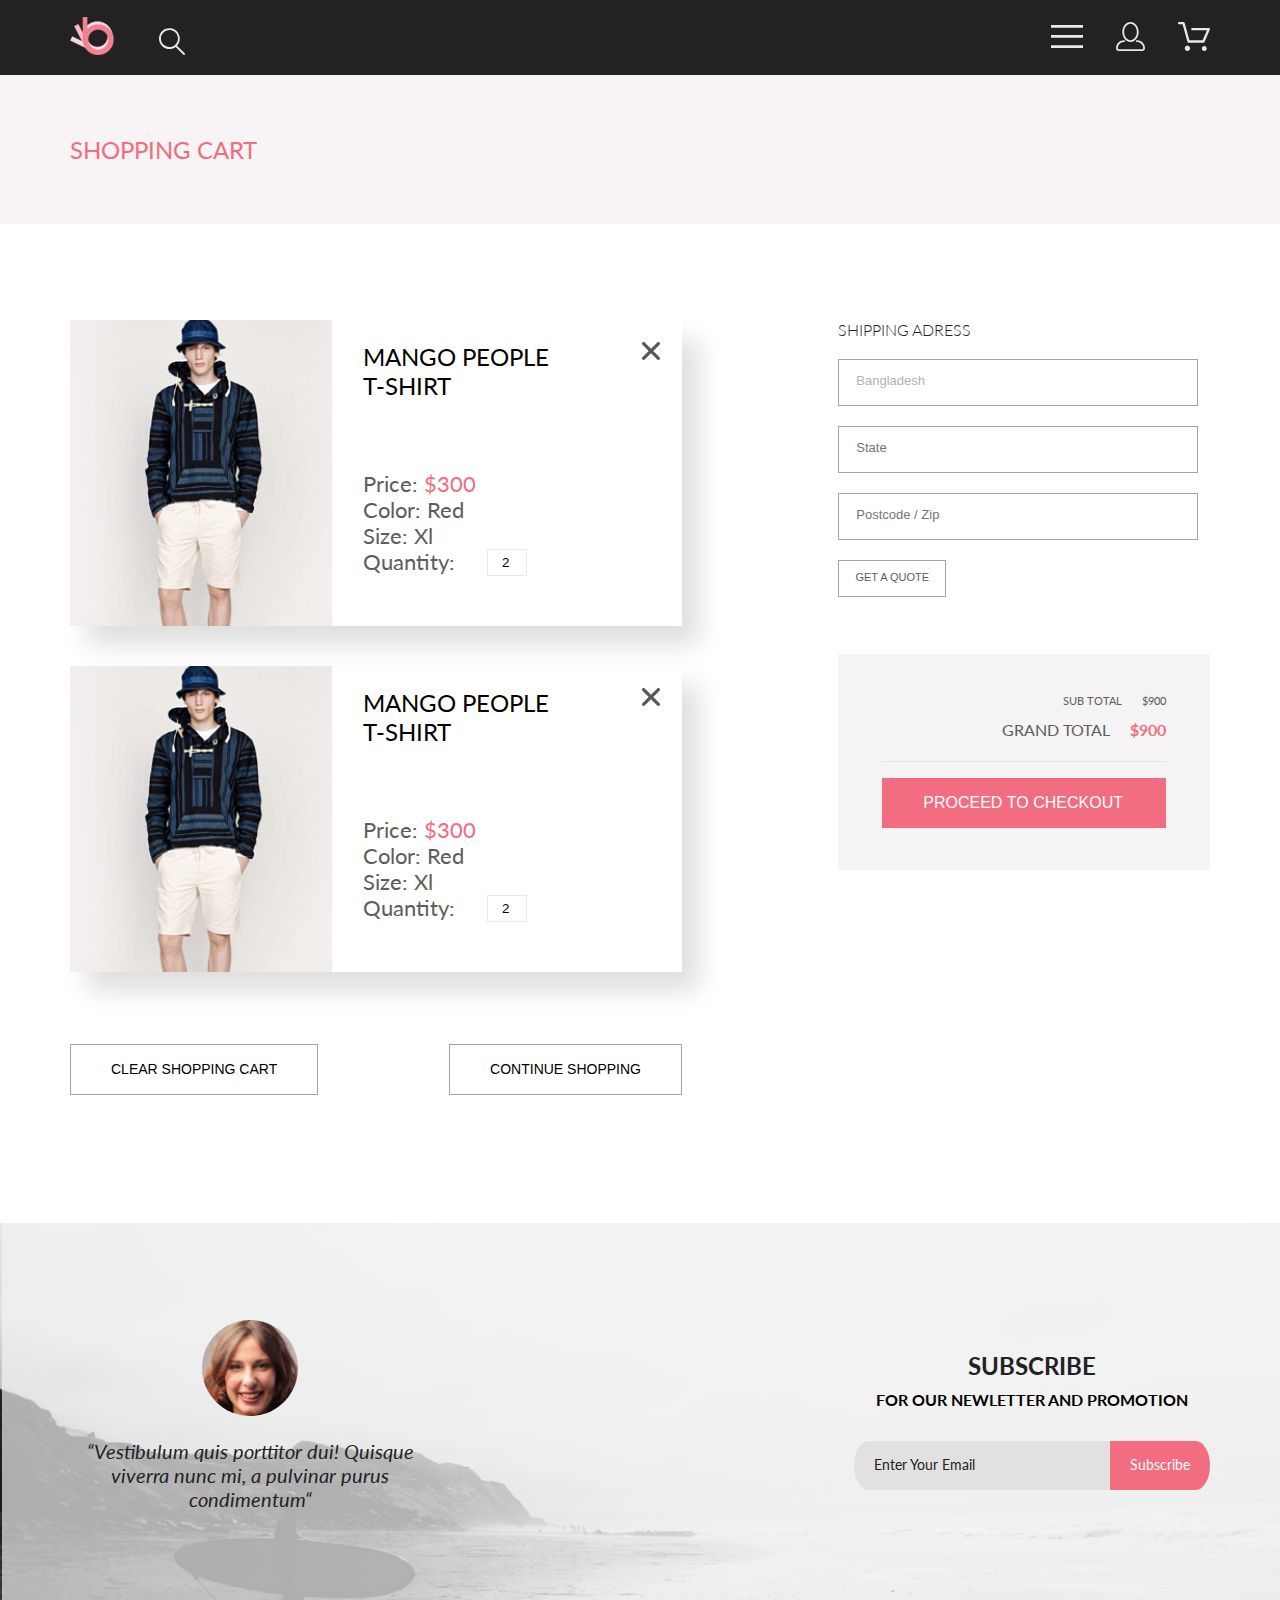
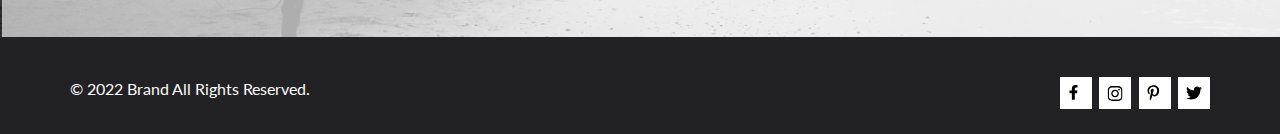
<file: pages/cart.html>
<!DOCTYPE html>
<html lang="en">
  <head>
    <meta charset="UTF-8" />
    <meta name="viewport" content="width=device-width, initial-scale=1.0" />
    <title>Cart</title>
    <link rel="stylesheet" href="../css/style.css" />
  </head>
  <body>
    <div class="container">
      <header class="header center">
        <div class="header__left">
          <a href="../index.html" class="header__left-logo"
            ><img src="../img/Group2.png" alt="logo"
          /></a>
          <a href="#" class="header__left-search"
            ><svg
              width="26"
              height="27"
              viewBox="0 0 26 27"
              fill="none"
              xmlns="http://www.w3.org/2000/svg"
            >
              <path
                d="M18.0589 17.6251C19.6705 15.865 20.6275 13.6039 20.769 11.2216C20.9106 8.83932 20.2281 6.48088 18.8362 4.54232C17.4443 2.60377 15.4278 1.20318 13.1252 0.575765C10.8227 -0.0516554 8.37437 0.132305 6.19143 1.09675C4.0085 2.0612 2.22389 3.74739 1.1373 5.87217C0.0507149 7.99695 -0.271678 10.4309 0.224264 12.7653C0.720206 15.0997 2.00428 17.1923 3.86085 18.6919C5.71741 20.1914 8.0334 21.0064 10.4199 21.0001C12.6723 21.0031 14.8638 20.2691 16.6599 18.9101L24.4079 26.7171C24.4934 26.8061 24.5958 26.8772 24.7091 26.9261C24.8225 26.9751 24.9444 27.0009 25.0679 27.0021C25.1916 27.0024 25.314 26.9773 25.4276 26.9283C25.5411 26.8793 25.6434 26.8074 25.7279 26.7171C25.9018 26.5362 25.999 26.295 25.999 26.0441C25.999 25.7931 25.9018 25.5519 25.7279 25.371L18.0589 17.6251ZM1.88589 10.5001C1.89873 8.81477 2.41021 7.17101 3.35586 5.776C4.30151 4.38098 5.63899 3.29715 7.1997 2.66114C8.76042 2.02513 10.4745 1.86542 12.1258 2.20213C13.7772 2.53884 15.2919 3.3569 16.479 4.55319C17.6661 5.74948 18.4725 7.27044 18.7965 8.92433C19.1204 10.5782 18.9475 12.291 18.2995 13.8468C17.6515 15.4026 16.5574 16.7316 15.1551 17.6665C13.7529 18.6014 12.1052 19.1002 10.4199 19.1C8.14843 19.0892 5.97409 18.1775 4.3741 16.5652C2.77412 14.9528 1.87924 12.7715 1.88589 10.5001Z"
                fill="#E8E8E8"
              />
            </svg>
          </a>
        </div>
        <nav class="header__right">
          <div class="header__right-menu">
            <label for="burger"
              ><svg
                width="32"
                height="23"
                viewBox="0 0 32 23"
                fill="none"
                xmlns="http://www.w3.org/2000/svg"
              >
                <path
                  d="M0 23V20.31H32V23H0ZM0 12.76V10.07H32V12.76H0ZM0 2.69V0H32V2.69H0Z"
                  fill="#E8E8E8"
                />
              </svg>
            </label>
            <input id="burger" type="checkbox" />
            <nav class="header__nav">
              <div class="header__nav-content">
                <h3 class="header__nav-head">MENU</h3>
                <details class="header__nav-item">
                  <summary class="header__nav-heading">MAN</summary>
                  <div class="header__nav-link-box">
                    <a href="" class="header__nav-link">Accessories</a>
                    <a href="" class="header__nav-link">Bags</a>
                    <a href="" class="header__nav-link">Denim</a>
                    <a href="" class="header__nav-link">T-Shirts</a>
                  </div>
                </details>
                <details class="header__nav-item">
                  <summary class="header__nav-heading">WOMAN</summary>
                  <div class="header__nav-link-box">
                    <a href="" class="header__nav-link">Accessories</a>
                    <a href="" class="header__nav-link">Bags</a>
                    <a href="" class="header__nav-link">Denim</a>
                    <a href="" class="header__nav-link">T-Shirts</a>
                  </div>
                </details>
                <details class="header__nav-item">
                  <summary class="header__nav-heading">KIDS</summary>
                  <div class="header__nav-link-box">
                    <a href="" class="header__nav-link">Accessories</a>
                    <a href="" class="header__nav-link">Bags</a>
                    <a href="" class="header__nav-link">Denim</a>
                    <a href="" class="header__nav-link">T-Shirts</a>
                  </div>
                </details>
              </div>
            </nav>
          </div>
          <a
            href="regisration.html"
            class="header__right-link header__right-link_mobile"
          >
            <svg
              width="29"
              height="29"
              viewBox="0 0 29 29"
              fill="none"
              xmlns="http://www.w3.org/2000/svg"
            >
              <path
                d="M14.5 19.937C19 19.937 22.656 15.464 22.656 9.968C22.656 4.472 19 0 14.5 0C13.3631 0.0217413 12.2463 0.303398 11.2351 0.823397C10.2239 1.34339 9.34507 2.08794 8.66602 3C7.12663 4.99573 6.30819 7.45381 6.34399 9.974C6.34399 15.465 10 19.937 14.5 19.937ZM14.5 1.813C18 1.813 20.844 5.472 20.844 9.969C20.844 14.466 17.998 18.125 14.5 18.125C11.002 18.125 8.15603 14.465 8.15503 9.969C8.15403 5.473 11 1.813 14.5 1.813ZM20.844 18.125C20.6036 18.125 20.373 18.2205 20.203 18.3905C20.033 18.5605 19.9375 18.7911 19.9375 19.0315C19.9375 19.2719 20.033 19.5025 20.203 19.6725C20.373 19.8425 20.6036 19.938 20.844 19.938C22.526 19.9399 24.1386 20.6088 25.3279 21.7982C26.5172 22.9875 27.1861 24.6 27.188 26.282C27.1875 26.5221 27.0918 26.7523 26.922 26.9221C26.7522 27.0918 26.5221 27.1875 26.282 27.188H2.71997C2.47985 27.1875 2.24975 27.0918 2.07996 26.9221C1.91016 26.7523 1.81449 26.5221 1.81396 26.282C1.81608 24.6001 2.48517 22.9877 3.67444 21.7985C4.86371 20.6092 6.47608 19.9401 8.15796 19.938C8.39824 19.938 8.62868 19.8425 8.79858 19.6726C8.96849 19.5027 9.06396 19.2723 9.06396 19.032C9.06396 18.7917 8.96849 18.5613 8.79858 18.3914C8.62868 18.2215 8.39824 18.126 8.15796 18.126C5.99541 18.1279 3.92201 18.9875 2.39258 20.5164C0.863144 22.0453 0.00264777 24.1185 0 26.281C0.000794067 27.0019 0.287502 27.693 0.797241 28.2027C1.30698 28.7125 1.99811 28.9992 2.71899 29H26.282C27.0027 28.9989 27.6936 28.7121 28.2031 28.2024C28.7126 27.6927 28.9992 27.0017 29 26.281C28.9974 24.1187 28.1372 22.0457 26.6083 20.5168C25.0793 18.9878 23.0063 18.1276 20.844 18.125Z"
                fill="#E8E8E8"
              />
            </svg>
          </a>
          <a href="#" class="header__right-link header__right-link_mobile">
            <svg
              width="32"
              height="29"
              viewBox="0 0 32 29"
              fill="none"
              xmlns="http://www.w3.org/2000/svg"
            >
              <path
                d="M26.1998 29C25.5521 28.9738 24.9404 28.6948 24.4961 28.2227C24.0518 27.7506 23.8103 27.1232 23.8234 26.475C23.8365 25.8269 24.1032 25.2097 24.5662 24.7559C25.0292 24.3022 25.6516 24.048 26.2999 24.048C26.9482 24.048 27.5706 24.3022 28.0336 24.7559C28.4966 25.2097 28.7633 25.8269 28.7764 26.475C28.7895 27.1232 28.5479 27.7506 28.1036 28.2227C27.6593 28.6948 27.0477 28.9738 26.3999 29H26.1998ZM6.75183 26.32C6.75183 25.79 6.90901 25.2718 7.20349 24.8311C7.49797 24.3904 7.91654 24.0469 8.40625 23.844C8.89596 23.6412 9.43484 23.5881 9.95471 23.6915C10.4746 23.7949 10.9521 24.0502 11.3269 24.425C11.7017 24.7998 11.957 25.2773 12.0604 25.7972C12.1638 26.317 12.1107 26.8559 11.9078 27.3456C11.705 27.8353 11.3615 28.2539 10.9208 28.5483C10.4801 28.8428 9.96194 29 9.43188 29C9.07977 29.0003 8.73102 28.9311 8.40564 28.7966C8.08026 28.662 7.7846 28.4646 7.53552 28.2158C7.28645 27.9669 7.08891 27.6713 6.9541 27.3461C6.81929 27.0208 6.74988 26.6721 6.74988 26.32H6.75183ZM10.5519 20.686C10.2924 20.6868 10.0398 20.6024 9.83301 20.4457C9.62617 20.2891 9.47648 20.0689 9.40686 19.819L4.57385 2.36401H1.18091C0.867422 2.36401 0.566761 2.23947 0.345093 2.01781C0.123425 1.79614 -0.00109863 1.49549 -0.00109863 1.18201C-0.00109863 0.868519 0.123425 0.567873 0.345093 0.346205C0.566761 0.124537 0.867422 5.81268e-06 1.18091 5.81268e-06H5.46191C5.7214 -0.00080736 5.97394 0.0837201 6.18066 0.240568C6.38739 0.397416 6.53674 0.617884 6.60583 0.868006L11.4388 18.323H24.6168L28.9999 8.27501H14.3999C14.2417 8.27961 14.0843 8.25242 13.9368 8.19507C13.7893 8.13771 13.6548 8.05134 13.5413 7.94108C13.4277 7.83082 13.3375 7.69891 13.2759 7.55315C13.2143 7.40739 13.1825 7.25075 13.1825 7.0925C13.1825 6.93426 13.2143 6.77762 13.2759 6.63186C13.3375 6.4861 13.4277 6.35419 13.5413 6.24393C13.6548 6.13367 13.7893 6.0473 13.9368 5.98994C14.0843 5.93259 14.2417 5.90541 14.3999 5.91001H30.8129C31.0086 5.90996 31.2011 5.95866 31.3733 6.05172C31.5454 6.14478 31.6917 6.27926 31.7988 6.44301C31.9067 6.60729 31.9723 6.79569 31.9897 6.99145C32.0072 7.18721 31.976 7.38424 31.8989 7.565L26.4939 19.977C26.4015 20.1876 26.2499 20.3668 26.0574 20.4927C25.8649 20.6186 25.6399 20.6858 25.4099 20.686H10.5519Z"
                fill="#E8E8E8"
              />
            </svg>
          </a>
        </nav>
      </header>
      <section class="breadcrumbs breadcrumbs_one center">
        <h2 class="breadcrumbs__title">SHOPPING CART</h2>
      </section>
      <div class="cart center">
        <div class="cart__left">
          <div class="cart__products">
            <div class="cart__item">
              <img src="../img/cart-img.jpg" class="cart__product-img" alt="product"/>
              <div class="cart__product-content">
                <h3 class="cart__product-title">
                  MANGO PEOPLE T&#8209;SHIRT<svg
                    class="cart__product-close"
                    width="18"
                    height="18"
                    viewBox="0 0 18 18"
                    fill="none"
                    xmlns="http://www.w3.org/2000/svg"
                  >
                    <path
                      d="M11.2453 9L17.5302 2.71516C17.8285 2.41741 17.9962 2.01336 17.9966 1.59191C17.997 1.17045 17.8299 0.76611 17.5322 0.467833C17.2344 0.169555 16.8304 0.00177586 16.4089 0.00140366C15.9875 0.00103146 15.5831 0.168097 15.2848 0.465848L9 6.75069L2.71516 0.465848C2.41688 0.167571 2.01233 0 1.5905 0C1.16868 0 0.764125 0.167571 0.465848 0.465848C0.167571 0.764125 0 1.16868 0 1.5905C0 2.01233 0.167571 2.41688 0.465848 2.71516L6.75069 9L0.465848 15.2848C0.167571 15.5831 0 15.9877 0 16.4095C0 16.8313 0.167571 17.2359 0.465848 17.5342C0.764125 17.8324 1.16868 18 1.5905 18C2.01233 18 2.41688 17.8324 2.71516 17.5342L9 11.2493L15.2848 17.5342C15.5831 17.8324 15.9877 18 16.4095 18C16.8313 18 17.2359 17.8324 17.5342 17.5342C17.8324 17.2359 18 16.8313 18 16.4095C18 15.9877 17.8324 15.5831 17.5342 15.2848L11.2453 9Z"
                      fill="#575757"
                    />
                  </svg>
                </h3>
                <div class="cart__product-desc">
                  <p class="cart__product-price">
                    Price:
                    <span class="cart__product-price_selected">$300</span>
                  </p>
                  <p class="cart__product-color">Color: Red</p>
                  <p class="cart__product-size">Size: Xl</p>
                  <p class="cart__product-quantity">
                    Quantity:
                    <input
                      type="number"
                      value="2"
                      class="cart__product-quantity_amount"
                    />
                  </p>
                </div>
              </div>
            </div>
            <div class="cart__item">
              <img src="../img/cart-img.jpg" class="cart__product-img" alt="product"/>
              <div class="cart__product-content">
                <h3 class="cart__product-title">
                  MANGO PEOPLE T&#8209;SHIRT<svg
                    class="cart__product-close"
                    width="18"
                    height="18"
                    viewBox="0 0 18 18"
                    fill="none"
                    xmlns="http://www.w3.org/2000/svg"
                  >
                    <path
                      d="M11.2453 9L17.5302 2.71516C17.8285 2.41741 17.9962 2.01336 17.9966 1.59191C17.997 1.17045 17.8299 0.76611 17.5322 0.467833C17.2344 0.169555 16.8304 0.00177586 16.4089 0.00140366C15.9875 0.00103146 15.5831 0.168097 15.2848 0.465848L9 6.75069L2.71516 0.465848C2.41688 0.167571 2.01233 0 1.5905 0C1.16868 0 0.764125 0.167571 0.465848 0.465848C0.167571 0.764125 0 1.16868 0 1.5905C0 2.01233 0.167571 2.41688 0.465848 2.71516L6.75069 9L0.465848 15.2848C0.167571 15.5831 0 15.9877 0 16.4095C0 16.8313 0.167571 17.2359 0.465848 17.5342C0.764125 17.8324 1.16868 18 1.5905 18C2.01233 18 2.41688 17.8324 2.71516 17.5342L9 11.2493L15.2848 17.5342C15.5831 17.8324 15.9877 18 16.4095 18C16.8313 18 17.2359 17.8324 17.5342 17.5342C17.8324 17.2359 18 16.8313 18 16.4095C18 15.9877 17.8324 15.5831 17.5342 15.2848L11.2453 9Z"
                      fill="#575757"
                    />
                  </svg>
                </h3>
                <div class="cart__product-desc">
                  <p class="cart__product-price">
                    Price:
                    <span class="cart__product-price_selected">$300</span>
                  </p>
                  <p class="cart__product-color">Color: Red</p>
                  <p class="cart__product-size">Size: Xl</p>
                  <p class="cart__product-quantity">
                    Quantity:
                    <input
                      type="number"
                      value="2"
                      class="cart__product-quantity_amount"
                    />
                  </p>
                </div>
              </div>
            </div>
          </div>
          <div class="cart__btns">
            <button class="cart__btn">CLEAR SHOPPING CART</button>
            <button class="cart__btn">CONTINUE SHOPPING</button>
          </div>
        </div>
        <div class="cart__right">
          <div class="cart__order-form">
            <form action="#" class="form">
              <div class="form__group">
                <h3 class="form__title">SHIPPING ADRESS</h3>
                <input
                  class="form__input form__input_light"
                  type="text"
                  placeholder="Bangladesh"
                  required
                  tabindex="1"
                />
                <input
                  class="form__input"
                  type="text"
                  placeholder="State"
                  required
                  tabindex="2"
                />
                <input
                  class="form__input"
                  type="text"
                  placeholder="Postcode / Zip"
                  required
                  tabindex="3"
                />
                <button class="form__btn" tabindex="4" type="submit">
                  GET A QUOTE
                </button>
              </div>
            </form>
          </div>
          <div class="cart__total">
            <div class="cart__sub-total">
              <p class="cart__sub-total_head">SUB TOTAL</p>
              <p class="cart__sub-total_price">$900</p>
            </div>
            <div class="cart__grand-total">
              <p class="cart__grand-total_head">GRAND TOTAL</p>
              <p class="cart__grand-total_price">$900</p>
            </div>
            <button class="cart__checkout-btn">PROCEED&nbsp;TO&nbsp;CHECKOUT</button>
          </div>
        </div>
      </div>
      <section class="subscribe center">
        <div class="subscribe__block">
          <div class="subscribe__left">
            <div class="subscribe__left-img">
              <img src="../img/Intersect.svg" alt="img" />
            </div>
            <div class="subscribe__left-text">
              “Vestibulum quis porttitor dui! Quisque viverra nunc mi, a
              pulvinar purus condimentum“
            </div>
          </div>
          <div class="subscribe__right">
            <h3 class="subscribe__right-title">SUBSCRIBE</h3>
            <h4 class="subscribe__subtitle">FOR OUR NEWLETTER AND PROMOTION</h4>
            <div class="subscribe__rigth-form">
              <form action="#">
                <input
                  class="subscribe__input"
                  type="email"
                  placeholder="Enter Your Email"
                />
                <button class="subscribe__btn" type="submit">Subscribe</button>
              </form>
            </div>
          </div>
        </div>
      </section>
      <footer class="footer center">
        <div class="footer__left">© 2022 Brand All Rights Reserved.</div>
        <div class="footer__right">
          <div class="footer__icon">
            <a class="footer__link" href="#"
              ><img src="../img/facebook-f-brands31.svg" alt="facebook link"
            /></a>
          </div>
          <div class="footer__icon">
            <a class="footer__link" href="#"
              ><img src="../img/instagram-brands1.svg" alt="instagram link"
            /></a>
          </div>
          <div class="footer__icon">
            <a class="footer__link" href="#"
              ><img src="../img/pinterest-p-brands1.svg" alt="p link"
            /></a>
          </div>
          <div class="footer__icon">
            <a class="footer__link" href="#"
              ><img src="../img/twitter-brands1.svg" alt="x link"
            /></a>
          </div>
        </div>
      </footer>
    </div>
  </body>
</html>
</file>
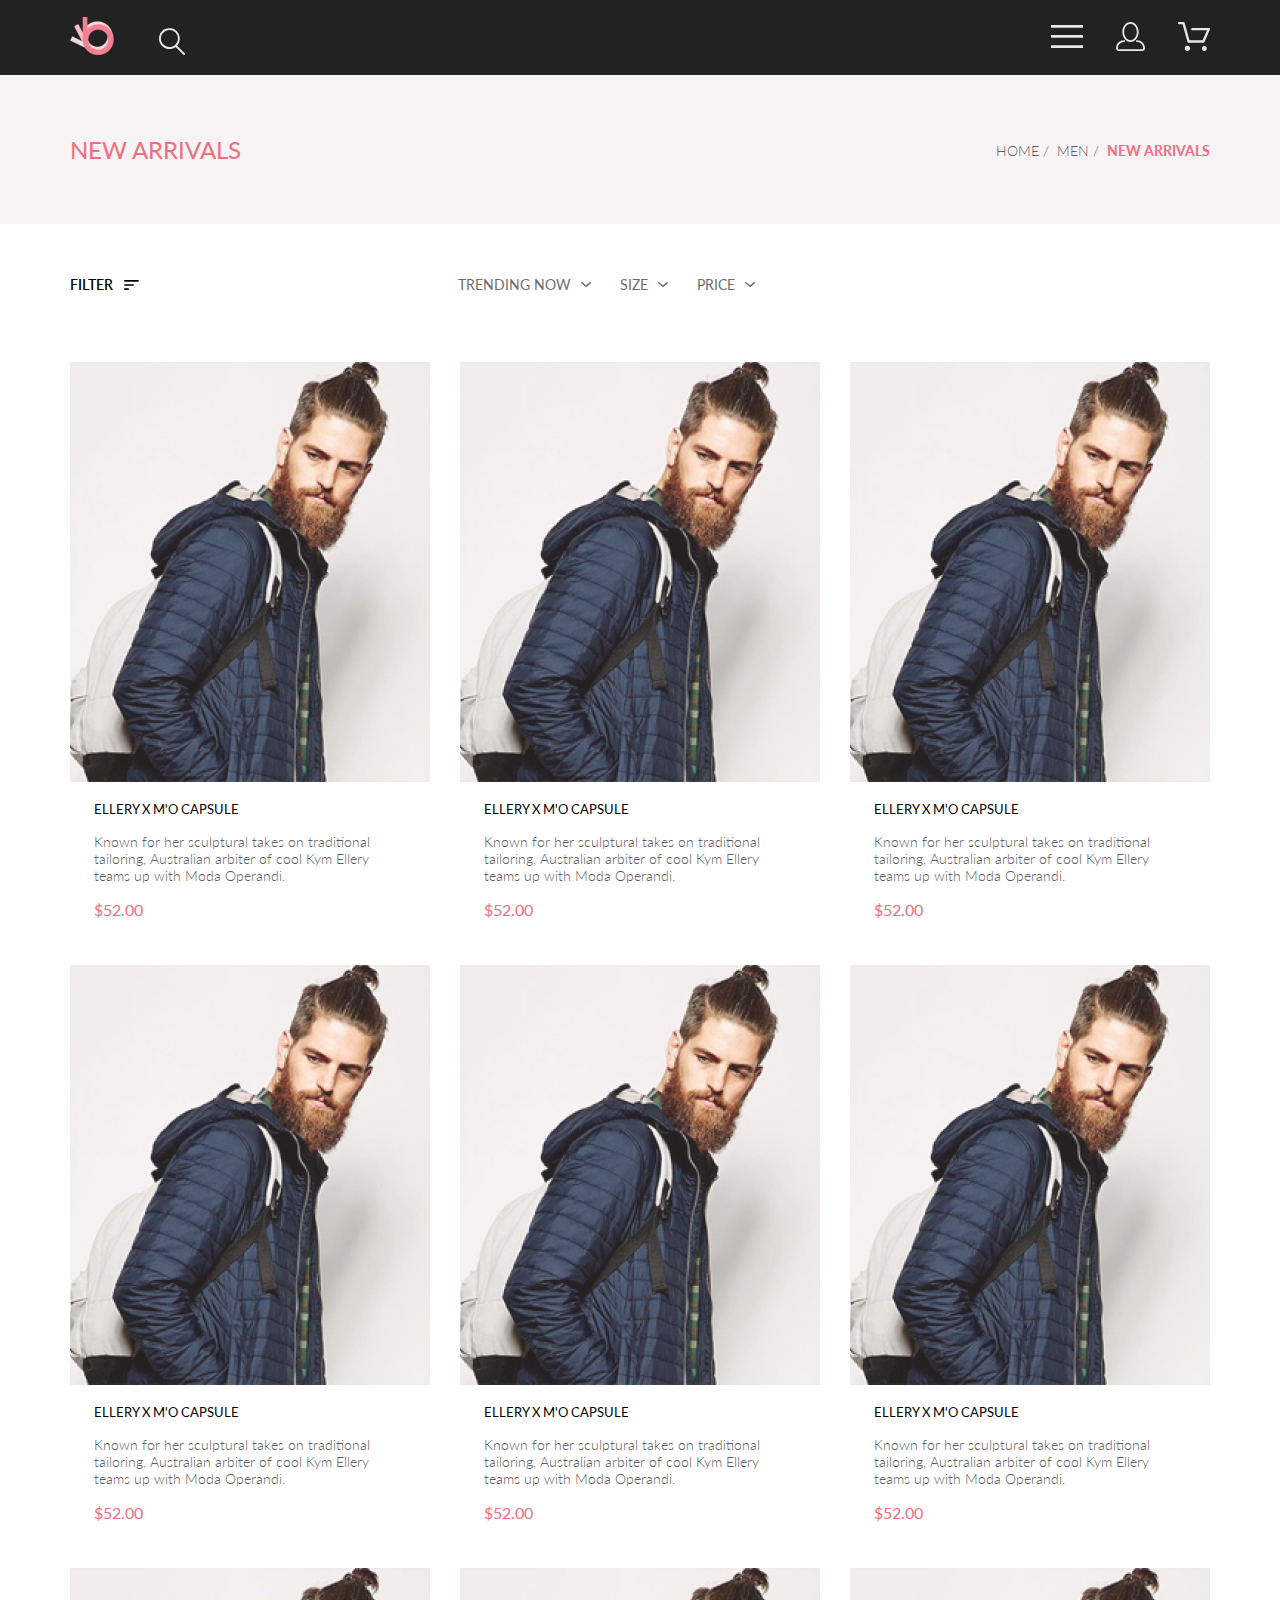
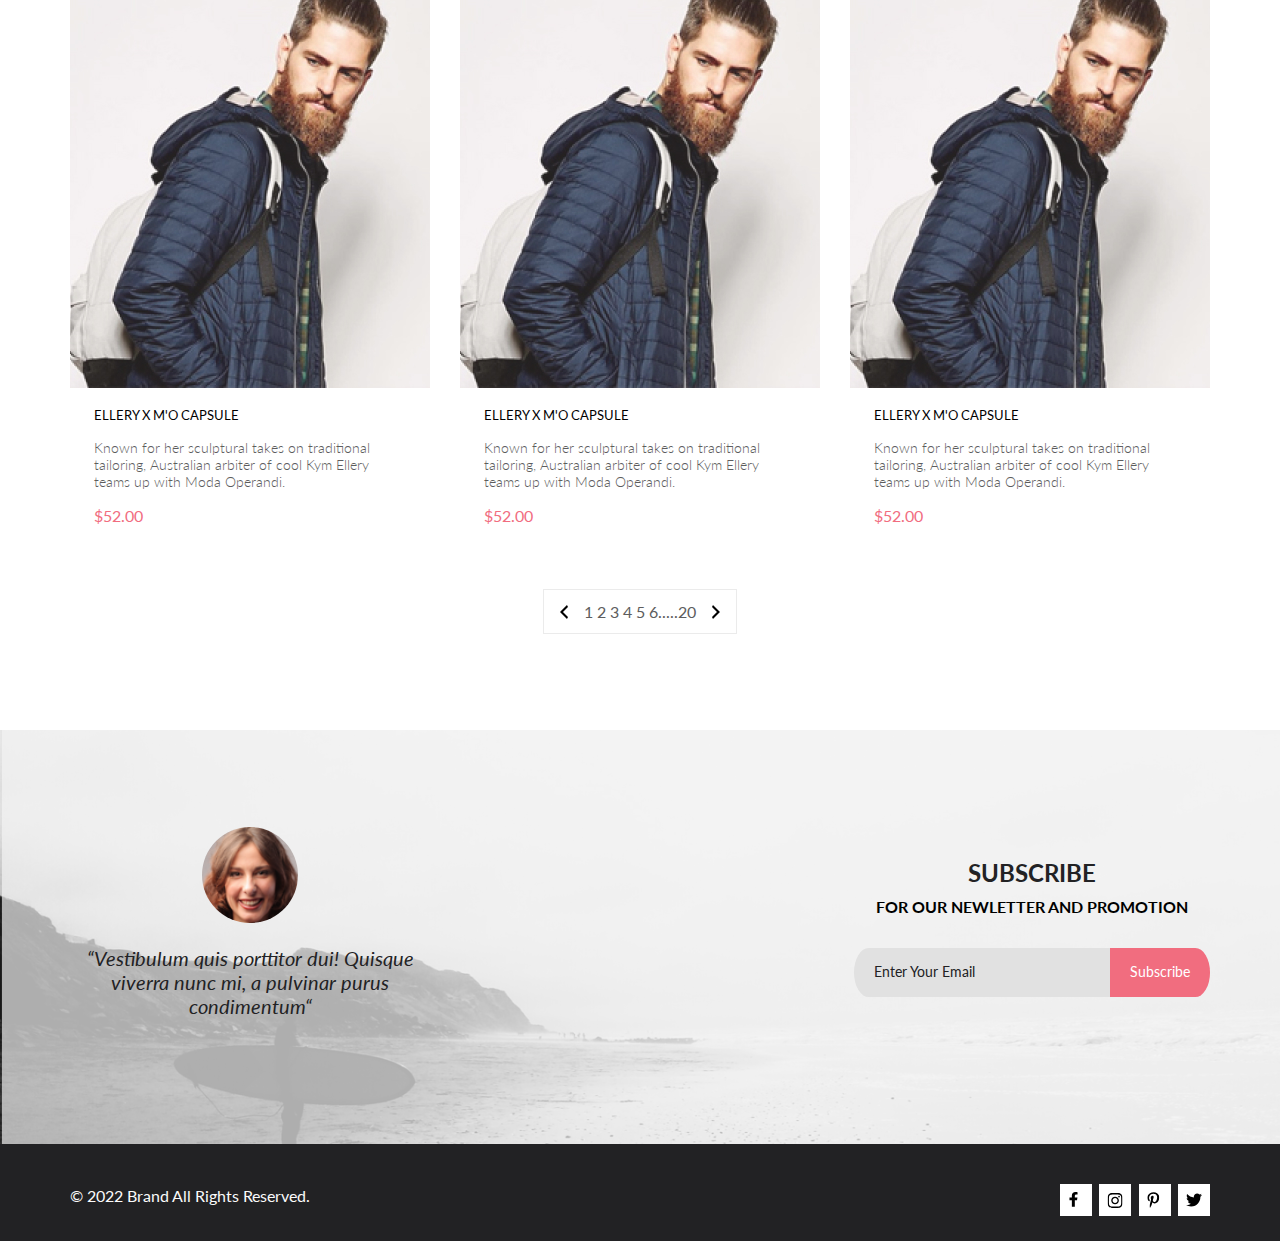
<file: pages/catalog.html>
<!DOCTYPE html>
<html lang="en">
  <head>
    <meta charset="UTF-8" />
    <meta name="viewport" content="width=device-width, initial-scale=1.0" />
    <title>Catalog</title>
    <link rel="stylesheet" href="../css/style.css" />
  </head>
  <body>
    <div class="container">
      <header class="header center">
        <div class="header__left">
          <a href="../index.html" class="header__left-logo"
            ><img src="../img/Group2.png" alt="logo"
          /></a>
          <a href="#" class="header__left-search"
            ><svg
              width="26"
              height="27"
              viewBox="0 0 26 27"
              fill="none"
              xmlns="http://www.w3.org/2000/svg"
            >
              <path
                d="M18.0589 17.6251C19.6705 15.865 20.6275 13.6039 20.769 11.2216C20.9106 8.83932 20.2281 6.48088 18.8362 4.54232C17.4443 2.60377 15.4278 1.20318 13.1252 0.575765C10.8227 -0.0516554 8.37437 0.132305 6.19143 1.09675C4.0085 2.0612 2.22389 3.74739 1.1373 5.87217C0.0507149 7.99695 -0.271678 10.4309 0.224264 12.7653C0.720206 15.0997 2.00428 17.1923 3.86085 18.6919C5.71741 20.1914 8.0334 21.0064 10.4199 21.0001C12.6723 21.0031 14.8638 20.2691 16.6599 18.9101L24.4079 26.7171C24.4934 26.8061 24.5958 26.8772 24.7091 26.9261C24.8225 26.9751 24.9444 27.0009 25.0679 27.0021C25.1916 27.0024 25.314 26.9773 25.4276 26.9283C25.5411 26.8793 25.6434 26.8074 25.7279 26.7171C25.9018 26.5362 25.999 26.295 25.999 26.0441C25.999 25.7931 25.9018 25.5519 25.7279 25.371L18.0589 17.6251ZM1.88589 10.5001C1.89873 8.81477 2.41021 7.17101 3.35586 5.776C4.30151 4.38098 5.63899 3.29715 7.1997 2.66114C8.76042 2.02513 10.4745 1.86542 12.1258 2.20213C13.7772 2.53884 15.2919 3.3569 16.479 4.55319C17.6661 5.74948 18.4725 7.27044 18.7965 8.92433C19.1204 10.5782 18.9475 12.291 18.2995 13.8468C17.6515 15.4026 16.5574 16.7316 15.1551 17.6665C13.7529 18.6014 12.1052 19.1002 10.4199 19.1C8.14843 19.0892 5.97409 18.1775 4.3741 16.5652C2.77412 14.9528 1.87924 12.7715 1.88589 10.5001Z"
                fill="#E8E8E8"
              />
            </svg>
          </a>
        </div>
        <nav class="header__right">
          <div class="header__right-menu">
            <label for="burger"
              ><svg
                width="32"
                height="23"
                viewBox="0 0 32 23"
                fill="none"
                xmlns="http://www.w3.org/2000/svg"
              >
                <path
                  d="M0 23V20.31H32V23H0ZM0 12.76V10.07H32V12.76H0ZM0 2.69V0H32V2.69H0Z"
                  fill="#E8E8E8"
                />
              </svg>
            </label>
            <input id="burger" type="checkbox" />
            <nav class="header__nav">
              <div class="header__nav-content">
                <h3 class="header__nav-head">MENU</h3>
                <details class="header__nav-item">
                  <summary class="header__nav-heading">MAN</summary>
                  <div class="header__nav-link-box">
                    <a href="" class="header__nav-link">Accessories</a>
                    <a href="" class="header__nav-link">Bags</a>
                    <a href="" class="header__nav-link">Denim</a>
                    <a href="" class="header__nav-link">T-Shirts</a>
                  </div>
                </details>
                <details class="header__nav-item">
                  <summary class="header__nav-heading">WOMAN</summary>
                  <div class="header__nav-link-box">
                    <a href="" class="header__nav-link">Accessories</a>
                    <a href="" class="header__nav-link">Bags</a>
                    <a href="" class="header__nav-link">Denim</a>
                    <a href="" class="header__nav-link">T-Shirts</a>
                  </div>
                </details>
                <details class="header__nav-item">
                  <summary class="header__nav-heading">KIDS</summary>
                  <div class="header__nav-link-box">
                    <a href="" class="header__nav-link">Accessories</a>
                    <a href="" class="header__nav-link">Bags</a>
                    <a href="" class="header__nav-link">Denim</a>
                    <a href="" class="header__nav-link">T-Shirts</a>
                  </div>
                </details>
              </div>
            </nav>
          </div>
          <a
            href="regisration.html"
            class="header__right-link header__right-link_mobile"
          >
            <svg
              width="29"
              height="29"
              viewBox="0 0 29 29"
              fill="none"
              xmlns="http://www.w3.org/2000/svg"
            >
              <path
                d="M14.5 19.937C19 19.937 22.656 15.464 22.656 9.968C22.656 4.472 19 0 14.5 0C13.3631 0.0217413 12.2463 0.303398 11.2351 0.823397C10.2239 1.34339 9.34507 2.08794 8.66602 3C7.12663 4.99573 6.30819 7.45381 6.34399 9.974C6.34399 15.465 10 19.937 14.5 19.937ZM14.5 1.813C18 1.813 20.844 5.472 20.844 9.969C20.844 14.466 17.998 18.125 14.5 18.125C11.002 18.125 8.15603 14.465 8.15503 9.969C8.15403 5.473 11 1.813 14.5 1.813ZM20.844 18.125C20.6036 18.125 20.373 18.2205 20.203 18.3905C20.033 18.5605 19.9375 18.7911 19.9375 19.0315C19.9375 19.2719 20.033 19.5025 20.203 19.6725C20.373 19.8425 20.6036 19.938 20.844 19.938C22.526 19.9399 24.1386 20.6088 25.3279 21.7982C26.5172 22.9875 27.1861 24.6 27.188 26.282C27.1875 26.5221 27.0918 26.7523 26.922 26.9221C26.7522 27.0918 26.5221 27.1875 26.282 27.188H2.71997C2.47985 27.1875 2.24975 27.0918 2.07996 26.9221C1.91016 26.7523 1.81449 26.5221 1.81396 26.282C1.81608 24.6001 2.48517 22.9877 3.67444 21.7985C4.86371 20.6092 6.47608 19.9401 8.15796 19.938C8.39824 19.938 8.62868 19.8425 8.79858 19.6726C8.96849 19.5027 9.06396 19.2723 9.06396 19.032C9.06396 18.7917 8.96849 18.5613 8.79858 18.3914C8.62868 18.2215 8.39824 18.126 8.15796 18.126C5.99541 18.1279 3.92201 18.9875 2.39258 20.5164C0.863144 22.0453 0.00264777 24.1185 0 26.281C0.000794067 27.0019 0.287502 27.693 0.797241 28.2027C1.30698 28.7125 1.99811 28.9992 2.71899 29H26.282C27.0027 28.9989 27.6936 28.7121 28.2031 28.2024C28.7126 27.6927 28.9992 27.0017 29 26.281C28.9974 24.1187 28.1372 22.0457 26.6083 20.5168C25.0793 18.9878 23.0063 18.1276 20.844 18.125Z"
                fill="#E8E8E8"
              />
            </svg>
          </a>
          <a
            href="cart.html"
            class="header__right-link header__right-link_mobile"
          >
            <svg
              width="32"
              height="29"
              viewBox="0 0 32 29"
              fill="none"
              xmlns="http://www.w3.org/2000/svg"
            >
              <path
                d="M26.1998 29C25.5521 28.9738 24.9404 28.6948 24.4961 28.2227C24.0518 27.7506 23.8103 27.1232 23.8234 26.475C23.8365 25.8269 24.1032 25.2097 24.5662 24.7559C25.0292 24.3022 25.6516 24.048 26.2999 24.048C26.9482 24.048 27.5706 24.3022 28.0336 24.7559C28.4966 25.2097 28.7633 25.8269 28.7764 26.475C28.7895 27.1232 28.5479 27.7506 28.1036 28.2227C27.6593 28.6948 27.0477 28.9738 26.3999 29H26.1998ZM6.75183 26.32C6.75183 25.79 6.90901 25.2718 7.20349 24.8311C7.49797 24.3904 7.91654 24.0469 8.40625 23.844C8.89596 23.6412 9.43484 23.5881 9.95471 23.6915C10.4746 23.7949 10.9521 24.0502 11.3269 24.425C11.7017 24.7998 11.957 25.2773 12.0604 25.7972C12.1638 26.317 12.1107 26.8559 11.9078 27.3456C11.705 27.8353 11.3615 28.2539 10.9208 28.5483C10.4801 28.8428 9.96194 29 9.43188 29C9.07977 29.0003 8.73102 28.9311 8.40564 28.7966C8.08026 28.662 7.7846 28.4646 7.53552 28.2158C7.28645 27.9669 7.08891 27.6713 6.9541 27.3461C6.81929 27.0208 6.74988 26.6721 6.74988 26.32H6.75183ZM10.5519 20.686C10.2924 20.6868 10.0398 20.6024 9.83301 20.4457C9.62617 20.2891 9.47648 20.0689 9.40686 19.819L4.57385 2.36401H1.18091C0.867422 2.36401 0.566761 2.23947 0.345093 2.01781C0.123425 1.79614 -0.00109863 1.49549 -0.00109863 1.18201C-0.00109863 0.868519 0.123425 0.567873 0.345093 0.346205C0.566761 0.124537 0.867422 5.81268e-06 1.18091 5.81268e-06H5.46191C5.7214 -0.00080736 5.97394 0.0837201 6.18066 0.240568C6.38739 0.397416 6.53674 0.617884 6.60583 0.868006L11.4388 18.323H24.6168L28.9999 8.27501H14.3999C14.2417 8.27961 14.0843 8.25242 13.9368 8.19507C13.7893 8.13771 13.6548 8.05134 13.5413 7.94108C13.4277 7.83082 13.3375 7.69891 13.2759 7.55315C13.2143 7.40739 13.1825 7.25075 13.1825 7.0925C13.1825 6.93426 13.2143 6.77762 13.2759 6.63186C13.3375 6.4861 13.4277 6.35419 13.5413 6.24393C13.6548 6.13367 13.7893 6.0473 13.9368 5.98994C14.0843 5.93259 14.2417 5.90541 14.3999 5.91001H30.8129C31.0086 5.90996 31.2011 5.95866 31.3733 6.05172C31.5454 6.14478 31.6917 6.27926 31.7988 6.44301C31.9067 6.60729 31.9723 6.79569 31.9897 6.99145C32.0072 7.18721 31.976 7.38424 31.8989 7.565L26.4939 19.977C26.4015 20.1876 26.2499 20.3668 26.0574 20.4927C25.8649 20.6186 25.6399 20.6858 25.4099 20.686H10.5519Z"
                fill="#E8E8E8"
              />
            </svg>
          </a>
        </nav>
      </header>
      <section class="breadcrumbs center">
        <h2 class="breadcrumbs__title">NEW ARRIVALS</h2>
        <nav class="breadcrumbs__nav">
          <a href="../index.html" class="breadcrumbs__link">HOME</a>
          <a href="#" class="breadcrumbs__link">MEN</a>
          <a href="product.html" class="breadcrumbs__link">NEW ARRIVALS</a>
        </nav>
      </section>
      <div class="catalog center">
        <div class="catalog__filter-block">
          <div class="catalog__filter-sort">
            <details class="catalog__filter">
              <summary class="catalog__filter-summary">
                <span class="catalog__filter-heading catalog__filter-heading_mobile">FILTER</span>
                <svg class="catalog__filter-icon"
                  width="15"
                  height="10"
                  viewBox="0 0 15 10"
                  fill="none"
                  xmlns="http://www.w3.org/2000/svg"
                >
                  <path
                    d="M0.833333 10H4.16667C4.625 10 5 9.625 5 9.16667C5 8.70833 4.625 8.33333 4.16667 8.33333H0.833333C0.375 8.33333 0 8.70833 0 9.16667C0 9.625 0.375 10 0.833333 10ZM0 0.833333C0 1.29167 0.375 1.66667 0.833333 1.66667H14.1667C14.625 1.66667 15 1.29167 15 0.833333C15 0.375 14.625 0 14.1667 0H0.833333C0.375 0 0 0.375 0 0.833333ZM0.833333 5.83333H9.16667C9.625 5.83333 10 5.45833 10 5C10 4.54167 9.625 4.16667 9.16667 4.16667H0.833333C0.375 4.16667 0 4.54167 0 5C0 5.45833 0.375 5.83333 0.833333 5.83333Z"
                    fill="black"
                  />
                </svg>
              </summary>
              <div class="catalog__filter-content">
                <details class="catalog__filter-item">
                  <summary class="catalog__f-item-heading">CATEGORY</summary>
                  <div class="catalog__filter-link-box">
                    <a href="" class="catalog__filter-link">Accessories</a>
                    <a href="" class="catalog__filter-link">Bags</a>
                    <a href="" class="catalog__filter-link">Denim</a>
                    <a href="" class="c-main__filter-link"
                      >Hoodies & Sweatshirts</a
                    >
                    <a href="" class="catalog__filter-link">Jackets & Coats</a>
                    <a href="" class="catalog__filter-link">Polos</a>
                    <a href="" class="catalog__filter-link">Shirts</a>
                    <a href="" class="catalog__filter-link">Shoes</a>
                    <a href="" class="catalog__filter-link">Sweaters & Knits</a>
                    <a href="" class="catalog__filter-link">T-Shirts</a>
                    <a href="" class="catalog__filter-link">Tanks</a>
                  </div>
                </details>
                <details class="catalog__filter-item">
                  <summary class="catalog__f-item-heading">BRAND</summary>
                  <div class="catalog__filter-link-box">
                    <a href="" class="catalog__filter-link">Accessories</a>
                    <a href="" class="catalog__filter-link">Bags</a>
                    <a href="" class="catalog__filter-link">Denim</a>
                    <a href="" class="c-main__filter-link"
                      >Hoodies & Sweatshirts</a
                    >
                    <a href="" class="catalog__filter-link">Jackets & Coats</a>
                    <a href="" class="catalog__filter-link">Polos</a>
                    <a href="" class="catalog__filter-link">Shirts</a>
                    <a href="" class="catalog__filter-link">Shoes</a>
                    <a href="" class="catalog__filter-link">Sweaters & Knits</a>
                    <a href="" class="catalog__filter-link">T-Shirts</a>
                    <a href="" class="catalog__filter-link">Tanks</a>
                  </div>
                </details>
                <details class="catalog__filter-item">
                  <summary class="catalog__f-item-heading">DESIGNER</summary>
                  <div class="catalog__filter-link-box">
                    <a href="" class="catalog__filter-link">Accessories</a>
                    <a href="" class="catalog__filter-link">Bags</a>
                    <a href="" class="catalog__filter-link">Denim</a>
                    <a href="" class="c-main__filter-link"
                      >Hoodies & Sweatshirts</a
                    >
                    <a href="" class="catalog__filter-link">Jackets & Coats</a>
                    <a href="" class="catalog__filter-link">Polos</a>
                    <a href="" class="catalog__filter-link">Shirts</a>
                    <a href="" class="catalog__filter-link">Shoes</a>
                    <a href="" class="catalog__filter-link">Sweaters & Knits</a>
                    <a href="" class="catalog__filter-link">T-Shirts</a>
                    <a href="" class="catalog__filter-link">Tanks</a>
                  </div>
                </details>
              </div>
            </details>
          </div>
          <div class="catalog__rigth">
            <div class="sort">
              <details class="sort__list">
                <summary class="sort__summary">
                  <span class="sort__heading"> TRENDING NOW</span>
                  <svg
                    width="11"
                    height="5"
                    viewBox="0 0 11 5"
                    fill="none"
                    xmlns="http://www.w3.org/2000/svg"
                  >
                    <path
                      d="M5.00214 5.00214C4.83521 5.00247 4.67343 4.94433 4.54488 4.83782L0.258102 1.2655C0.112196 1.14422 0.0204417 0.969958 0.00302325 0.781035C-0.0143952 0.592112 0.0439493 0.404007 0.165221 0.258101C0.286493 0.112196 0.460759 0.0204417 0.649682 0.00302327C0.838605 -0.0143952 1.02671 0.043949 1.17262 0.165221L5.00214 3.36602L8.83167 0.279536C8.90475 0.220188 8.98884 0.175869 9.0791 0.149125C9.16937 0.122382 9.26403 0.113741 9.35764 0.1237C9.45126 0.133659 9.54198 0.162021 9.6246 0.207156C9.70722 0.252292 9.7801 0.313311 9.83906 0.386705C9.90449 0.460167 9.95405 0.546351 9.98462 0.639855C10.0152 0.733359 10.0261 0.83217 10.0167 0.930097C10.0073 1.02802 9.97784 1.12296 9.93005 1.20895C9.88227 1.29494 9.81723 1.37013 9.73904 1.42982L5.45225 4.88068C5.32002 4.97036 5.16154 5.01312 5.00214 5.00214Z"
                      fill="#6F6E6E"
                    />
                  </svg>
                </summary>
                <div class="sort__content"></div>
              </details>
              <details class="sort__list">
                <summary class="sort__summary">
                  <span class="sort__heading">SIZE</span
                  ><svg
                    width="11"
                    height="5"
                    viewBox="0 0 11 5"
                    fill="none"
                    xmlns="http://www.w3.org/2000/svg"
                  >
                    <path
                      d="M5.00214 5.00214C4.83521 5.00247 4.67343 4.94433 4.54488 4.83782L0.258102 1.2655C0.112196 1.14422 0.0204417 0.969958 0.00302325 0.781035C-0.0143952 0.592112 0.0439493 0.404007 0.165221 0.258101C0.286493 0.112196 0.460759 0.0204417 0.649682 0.00302327C0.838605 -0.0143952 1.02671 0.043949 1.17262 0.165221L5.00214 3.36602L8.83167 0.279536C8.90475 0.220188 8.98884 0.175869 9.0791 0.149125C9.16937 0.122382 9.26403 0.113741 9.35764 0.1237C9.45126 0.133659 9.54198 0.162021 9.6246 0.207156C9.70722 0.252292 9.7801 0.313311 9.83906 0.386705C9.90449 0.460167 9.95405 0.546351 9.98462 0.639855C10.0152 0.733359 10.0261 0.83217 10.0167 0.930097C10.0073 1.02802 9.97784 1.12296 9.93005 1.20895C9.88227 1.29494 9.81723 1.37013 9.73904 1.42982L5.45225 4.88068C5.32002 4.97036 5.16154 5.01312 5.00214 5.00214Z"
                      fill="#6F6E6E"
                    />
                  </svg>
                </summary>
                <div class="sort__content">
                  <div class="sort__check">
                    <input id="sort__check1" type="checkbox" />
                    <label for="sort__check1">XS</label>
                  </div>
                  <div class="sort__check">
                    <input id="sort__check2" type="checkbox" />
                    <label for="sort__check2">S</label>
                  </div>
                  <div class="sort__check">
                    <input id="sort__check3" type="checkbox" />
                    <label for="sort__check3">M</label>
                  </div>
                  <div class="sort__check">
                    <input id="sort__check4" type="checkbox" />
                    <label for="sort__check4">L</label>
                  </div>
                </div>
              </details>
              <details class="sort__list">
                <summary class="sort__summary">
                  <span class="sort__heading">PRICE</span>
                  <svg
                    width="11"
                    height="5"
                    viewBox="0 0 11 5"
                    fill="none"
                    xmlns="http://www.w3.org/2000/svg"
                  >
                    <path
                      d="M5.00214 5.00214C4.83521 5.00247 4.67343 4.94433 4.54488 4.83782L0.258102 1.2655C0.112196 1.14422 0.0204417 0.969958 0.00302325 0.781035C-0.0143952 0.592112 0.0439493 0.404007 0.165221 0.258101C0.286493 0.112196 0.460759 0.0204417 0.649682 0.00302327C0.838605 -0.0143952 1.02671 0.043949 1.17262 0.165221L5.00214 3.36602L8.83167 0.279536C8.90475 0.220188 8.98884 0.175869 9.0791 0.149125C9.16937 0.122382 9.26403 0.113741 9.35764 0.1237C9.45126 0.133659 9.54198 0.162021 9.6246 0.207156C9.70722 0.252292 9.7801 0.313311 9.83906 0.386705C9.90449 0.460167 9.95405 0.546351 9.98462 0.639855C10.0152 0.733359 10.0261 0.83217 10.0167 0.930097C10.0073 1.02802 9.97784 1.12296 9.93005 1.20895C9.88227 1.29494 9.81723 1.37013 9.73904 1.42982L5.45225 4.88068C5.32002 4.97036 5.16154 5.01312 5.00214 5.00214Z"
                      fill="#6F6E6E"
                    />
                  </svg>
                </summary>
                <div class="sort__content"></div>
              </details>
            </div>
          </div>
        </div>
        <div class="catalog__product-list">
          <article class="goods__item">
            <div class="goods__item-img">
              <img src="../img/Rectangle15copy.jpg" alt="man" />
            </div>
            <div class="goods__item-info">
              <h3 class="goods__item-info-title">ELLERY X M'O CAPSULE</h3>
              <p class="goods__item-info-description">
                Known for her sculptural takes on traditional tailoring,
                Australian arbiter of cool Kym Ellery teams up with Moda
                Operandi.
              </p>
              <p class="goods__item-info-price">$52.00</p>
            </div>
            <a href="#" class="goods__add"
              ><svg
                width="27"
                height="25"
                viewBox="0 0 27 25"
                fill="none"
                xmlns="http://www.w3.org/2000/svg"
              >
                <path
                  d="M21.9509 23.2667H21.8386C21.2294 23.2667 20.7177 22.7671 20.6735 22.1294C20.629 21.4607 21.1175 20.8785 21.7626 20.8346C21.788 20.8329 21.8145 20.832 21.8405 20.832C22.4575 20.832 22.9743 21.3219 23.0201 21.9487C23.0319 22.1971 22.9914 22.5514 22.736 22.8439L22.73 22.8507L22.7242 22.8575C22.5275 23.0912 22.2607 23.2321 21.9509 23.2667ZM8.21887 23.2604C7.5683 23.2604 7.03906 22.7174 7.03906 22.05C7.03906 21.3832 7.5683 20.8406 8.21887 20.8406C8.86945 20.8406 9.39868 21.3832 9.39868 22.05C9.39868 22.7174 8.86945 23.2604 8.21887 23.2604Z"
                  fill="white"
                />
                <path
                  d="M21.876 22.2662C21.921 22.2549 21.9423 22.2339 21.96 22.2129C21.9678 22.2037 21.9756 22.1946 21.9835 22.1855C22.02 22.1438 22.0233 22.0553 22.0224 22.0105C22.0092 21.9044 21.9185 21.8315 21.8412 21.8315C21.8375 21.8315 21.8336 21.8317 21.8312 21.8318C21.7531 21.8372 21.6653 21.9409 21.6719 22.0625C21.6813 22.1793 21.7675 22.2662 21.8392 22.2662H21.876ZM8.21954 22.2599C8.31873 22.2599 8.39935 22.1655 8.39935 22.0496C8.39935 21.9341 8.31873 21.8401 8.21954 21.8401C8.12042 21.8401 8.03973 21.9341 8.03973 22.0496C8.03973 22.1655 8.12042 22.2599 8.21954 22.2599ZM21.9995 24.2662C21.9517 24.2662 21.8878 24.2662 21.8392 24.2662C20.7017 24.2662 19.7567 23.3545 19.6765 22.198C19.5964 20.9929 20.4937 19.9183 21.6953 19.8364C21.7441 19.8331 21.7928 19.8315 21.8412 19.8315C22.9799 19.8315 23.9413 20.7324 24.019 21.8884C24.0505 22.4915 23.8741 23.0612 23.4898 23.5012C23.1055 23.9575 22.5764 24.2177 21.9995 24.2662ZM8.21954 24.2599C7.01532 24.2599 6.03973 23.2709 6.03973 22.0496C6.03973 20.8291 7.01532 19.8401 8.21954 19.8401C9.42371 19.8401 10.3994 20.8291 10.3994 22.0496C10.3994 23.2709 9.42371 24.2599 8.21954 24.2599ZM21.1984 17.3938H9.13306C8.70013 17.3938 8.31586 17.1005 8.20331 16.6775L4.27753 2.24768H1.52173C0.993408 2.24768 0.560547 1.80859 0.560547 1.27039C0.560547 0.733032 0.993408 0.292969 1.52173 0.292969H4.99933C5.43134 0.292969 5.81561 0.586304 5.9281 1.01025L9.85394 15.4391H20.5576L24.1144 7.13379H12.2578C11.7286 7.13379 11.2957 6.69373 11.2957 6.15649C11.2957 5.61914 11.7286 5.17908 12.2578 5.17908H25.5886C25.9091 5.17908 26.2141 5.34192 26.3896 5.61914C26.566 5.89539 26.5984 6.23743 26.4697 6.547L22.0795 16.807C21.9193 17.1653 21.5827 17.3938 21.1984 17.3938Z"
                  fill="white"
                />
                <path
                  d="M21.876 22.2662C21.921 22.2549 21.9423 22.2339 21.96 22.2129C21.9678 22.2037 21.9756 22.1946 21.9835 22.1855C22.02 22.1438 22.0233 22.0553 22.0224 22.0105C22.0092 21.9044 21.9185 21.8315 21.8412 21.8315C21.8375 21.8315 21.8336 21.8317 21.8312 21.8318C21.7531 21.8372 21.6653 21.9409 21.6719 22.0625C21.6813 22.1793 21.7675 22.2662 21.8392 22.2662H21.876ZM8.21954 22.2599C8.31873 22.2599 8.39935 22.1655 8.39935 22.0496C8.39935 21.9341 8.31873 21.8401 8.21954 21.8401C8.12042 21.8401 8.03973 21.9341 8.03973 22.0496C8.03973 22.1655 8.12042 22.2599 8.21954 22.2599ZM21.9995 24.2662C21.9517 24.2662 21.8878 24.2662 21.8392 24.2662C20.7017 24.2662 19.7567 23.3545 19.6765 22.198C19.5964 20.9929 20.4937 19.9183 21.6953 19.8364C21.7441 19.8331 21.7928 19.8315 21.8412 19.8315C22.9799 19.8315 23.9413 20.7324 24.019 21.8884C24.0505 22.4915 23.8741 23.0612 23.4898 23.5012C23.1055 23.9575 22.5764 24.2177 21.9995 24.2662ZM8.21954 24.2599C7.01532 24.2599 6.03973 23.2709 6.03973 22.0496C6.03973 20.8291 7.01532 19.8401 8.21954 19.8401C9.42371 19.8401 10.3994 20.8291 10.3994 22.0496C10.3994 23.2709 9.42371 24.2599 8.21954 24.2599ZM21.1984 17.3938H9.13306C8.70013 17.3938 8.31586 17.1005 8.20331 16.6775L4.27753 2.24768H1.52173C0.993408 2.24768 0.560547 1.80859 0.560547 1.27039C0.560547 0.733032 0.993408 0.292969 1.52173 0.292969H4.99933C5.43134 0.292969 5.81561 0.586304 5.9281 1.01025L9.85394 15.4391H20.5576L24.1144 7.13379H12.2578C11.7286 7.13379 11.2957 6.69373 11.2957 6.15649C11.2957 5.61914 11.7286 5.17908 12.2578 5.17908H25.5886C25.9091 5.17908 26.2141 5.34192 26.3896 5.61914C26.566 5.89539 26.5984 6.23743 26.4697 6.547L22.0795 16.807C21.9193 17.1653 21.5827 17.3938 21.1984 17.3938Z"
                  fill="white"
                />
              </svg>
              Add to Cart</a
            >
          </article>
          <article class="goods__item">
            <div class="goods__item-img">
              <img src="../img/Rectangle15copy.jpg" alt="man" />
            </div>
            <div class="goods__item-info">
              <h3 class="goods__item-info-title">ELLERY X M'O CAPSULE</h3>
              <p class="goods__item-info-description">
                Known for her sculptural takes on traditional tailoring,
                Australian arbiter of cool Kym Ellery teams up with Moda
                Operandi.
              </p>
              <p class="goods__item-info-price">$52.00</p>
            </div>
            <a href="#" class="goods__add"
              ><svg
                width="27"
                height="25"
                viewBox="0 0 27 25"
                fill="none"
                xmlns="http://www.w3.org/2000/svg"
              >
                <path
                  d="M21.9509 23.2667H21.8386C21.2294 23.2667 20.7177 22.7671 20.6735 22.1294C20.629 21.4607 21.1175 20.8785 21.7626 20.8346C21.788 20.8329 21.8145 20.832 21.8405 20.832C22.4575 20.832 22.9743 21.3219 23.0201 21.9487C23.0319 22.1971 22.9914 22.5514 22.736 22.8439L22.73 22.8507L22.7242 22.8575C22.5275 23.0912 22.2607 23.2321 21.9509 23.2667ZM8.21887 23.2604C7.5683 23.2604 7.03906 22.7174 7.03906 22.05C7.03906 21.3832 7.5683 20.8406 8.21887 20.8406C8.86945 20.8406 9.39868 21.3832 9.39868 22.05C9.39868 22.7174 8.86945 23.2604 8.21887 23.2604Z"
                  fill="white"
                />
                <path
                  d="M21.876 22.2662C21.921 22.2549 21.9423 22.2339 21.96 22.2129C21.9678 22.2037 21.9756 22.1946 21.9835 22.1855C22.02 22.1438 22.0233 22.0553 22.0224 22.0105C22.0092 21.9044 21.9185 21.8315 21.8412 21.8315C21.8375 21.8315 21.8336 21.8317 21.8312 21.8318C21.7531 21.8372 21.6653 21.9409 21.6719 22.0625C21.6813 22.1793 21.7675 22.2662 21.8392 22.2662H21.876ZM8.21954 22.2599C8.31873 22.2599 8.39935 22.1655 8.39935 22.0496C8.39935 21.9341 8.31873 21.8401 8.21954 21.8401C8.12042 21.8401 8.03973 21.9341 8.03973 22.0496C8.03973 22.1655 8.12042 22.2599 8.21954 22.2599ZM21.9995 24.2662C21.9517 24.2662 21.8878 24.2662 21.8392 24.2662C20.7017 24.2662 19.7567 23.3545 19.6765 22.198C19.5964 20.9929 20.4937 19.9183 21.6953 19.8364C21.7441 19.8331 21.7928 19.8315 21.8412 19.8315C22.9799 19.8315 23.9413 20.7324 24.019 21.8884C24.0505 22.4915 23.8741 23.0612 23.4898 23.5012C23.1055 23.9575 22.5764 24.2177 21.9995 24.2662ZM8.21954 24.2599C7.01532 24.2599 6.03973 23.2709 6.03973 22.0496C6.03973 20.8291 7.01532 19.8401 8.21954 19.8401C9.42371 19.8401 10.3994 20.8291 10.3994 22.0496C10.3994 23.2709 9.42371 24.2599 8.21954 24.2599ZM21.1984 17.3938H9.13306C8.70013 17.3938 8.31586 17.1005 8.20331 16.6775L4.27753 2.24768H1.52173C0.993408 2.24768 0.560547 1.80859 0.560547 1.27039C0.560547 0.733032 0.993408 0.292969 1.52173 0.292969H4.99933C5.43134 0.292969 5.81561 0.586304 5.9281 1.01025L9.85394 15.4391H20.5576L24.1144 7.13379H12.2578C11.7286 7.13379 11.2957 6.69373 11.2957 6.15649C11.2957 5.61914 11.7286 5.17908 12.2578 5.17908H25.5886C25.9091 5.17908 26.2141 5.34192 26.3896 5.61914C26.566 5.89539 26.5984 6.23743 26.4697 6.547L22.0795 16.807C21.9193 17.1653 21.5827 17.3938 21.1984 17.3938Z"
                  fill="white"
                />
                <path
                  d="M21.876 22.2662C21.921 22.2549 21.9423 22.2339 21.96 22.2129C21.9678 22.2037 21.9756 22.1946 21.9835 22.1855C22.02 22.1438 22.0233 22.0553 22.0224 22.0105C22.0092 21.9044 21.9185 21.8315 21.8412 21.8315C21.8375 21.8315 21.8336 21.8317 21.8312 21.8318C21.7531 21.8372 21.6653 21.9409 21.6719 22.0625C21.6813 22.1793 21.7675 22.2662 21.8392 22.2662H21.876ZM8.21954 22.2599C8.31873 22.2599 8.39935 22.1655 8.39935 22.0496C8.39935 21.9341 8.31873 21.8401 8.21954 21.8401C8.12042 21.8401 8.03973 21.9341 8.03973 22.0496C8.03973 22.1655 8.12042 22.2599 8.21954 22.2599ZM21.9995 24.2662C21.9517 24.2662 21.8878 24.2662 21.8392 24.2662C20.7017 24.2662 19.7567 23.3545 19.6765 22.198C19.5964 20.9929 20.4937 19.9183 21.6953 19.8364C21.7441 19.8331 21.7928 19.8315 21.8412 19.8315C22.9799 19.8315 23.9413 20.7324 24.019 21.8884C24.0505 22.4915 23.8741 23.0612 23.4898 23.5012C23.1055 23.9575 22.5764 24.2177 21.9995 24.2662ZM8.21954 24.2599C7.01532 24.2599 6.03973 23.2709 6.03973 22.0496C6.03973 20.8291 7.01532 19.8401 8.21954 19.8401C9.42371 19.8401 10.3994 20.8291 10.3994 22.0496C10.3994 23.2709 9.42371 24.2599 8.21954 24.2599ZM21.1984 17.3938H9.13306C8.70013 17.3938 8.31586 17.1005 8.20331 16.6775L4.27753 2.24768H1.52173C0.993408 2.24768 0.560547 1.80859 0.560547 1.27039C0.560547 0.733032 0.993408 0.292969 1.52173 0.292969H4.99933C5.43134 0.292969 5.81561 0.586304 5.9281 1.01025L9.85394 15.4391H20.5576L24.1144 7.13379H12.2578C11.7286 7.13379 11.2957 6.69373 11.2957 6.15649C11.2957 5.61914 11.7286 5.17908 12.2578 5.17908H25.5886C25.9091 5.17908 26.2141 5.34192 26.3896 5.61914C26.566 5.89539 26.5984 6.23743 26.4697 6.547L22.0795 16.807C21.9193 17.1653 21.5827 17.3938 21.1984 17.3938Z"
                  fill="white"
                />
              </svg>
              Add to Cart</a
            >
          </article>
          <article class="goods__item">
            <div class="goods__item-img">
              <img src="../img/Rectangle15copy.jpg" alt="man" />
            </div>
            <div class="goods__item-info">
              <h3 class="goods__item-info-title">ELLERY X M'O CAPSULE</h3>
              <p class="goods__item-info-description">
                Known for her sculptural takes on traditional tailoring,
                Australian arbiter of cool Kym Ellery teams up with Moda
                Operandi.
              </p>
              <p class="goods__item-info-price">$52.00</p>
            </div>
            <a href="#" class="goods__add"
              ><svg
                width="27"
                height="25"
                viewBox="0 0 27 25"
                fill="none"
                xmlns="http://www.w3.org/2000/svg"
              >
                <path
                  d="M21.9509 23.2667H21.8386C21.2294 23.2667 20.7177 22.7671 20.6735 22.1294C20.629 21.4607 21.1175 20.8785 21.7626 20.8346C21.788 20.8329 21.8145 20.832 21.8405 20.832C22.4575 20.832 22.9743 21.3219 23.0201 21.9487C23.0319 22.1971 22.9914 22.5514 22.736 22.8439L22.73 22.8507L22.7242 22.8575C22.5275 23.0912 22.2607 23.2321 21.9509 23.2667ZM8.21887 23.2604C7.5683 23.2604 7.03906 22.7174 7.03906 22.05C7.03906 21.3832 7.5683 20.8406 8.21887 20.8406C8.86945 20.8406 9.39868 21.3832 9.39868 22.05C9.39868 22.7174 8.86945 23.2604 8.21887 23.2604Z"
                  fill="white"
                />
                <path
                  d="M21.876 22.2662C21.921 22.2549 21.9423 22.2339 21.96 22.2129C21.9678 22.2037 21.9756 22.1946 21.9835 22.1855C22.02 22.1438 22.0233 22.0553 22.0224 22.0105C22.0092 21.9044 21.9185 21.8315 21.8412 21.8315C21.8375 21.8315 21.8336 21.8317 21.8312 21.8318C21.7531 21.8372 21.6653 21.9409 21.6719 22.0625C21.6813 22.1793 21.7675 22.2662 21.8392 22.2662H21.876ZM8.21954 22.2599C8.31873 22.2599 8.39935 22.1655 8.39935 22.0496C8.39935 21.9341 8.31873 21.8401 8.21954 21.8401C8.12042 21.8401 8.03973 21.9341 8.03973 22.0496C8.03973 22.1655 8.12042 22.2599 8.21954 22.2599ZM21.9995 24.2662C21.9517 24.2662 21.8878 24.2662 21.8392 24.2662C20.7017 24.2662 19.7567 23.3545 19.6765 22.198C19.5964 20.9929 20.4937 19.9183 21.6953 19.8364C21.7441 19.8331 21.7928 19.8315 21.8412 19.8315C22.9799 19.8315 23.9413 20.7324 24.019 21.8884C24.0505 22.4915 23.8741 23.0612 23.4898 23.5012C23.1055 23.9575 22.5764 24.2177 21.9995 24.2662ZM8.21954 24.2599C7.01532 24.2599 6.03973 23.2709 6.03973 22.0496C6.03973 20.8291 7.01532 19.8401 8.21954 19.8401C9.42371 19.8401 10.3994 20.8291 10.3994 22.0496C10.3994 23.2709 9.42371 24.2599 8.21954 24.2599ZM21.1984 17.3938H9.13306C8.70013 17.3938 8.31586 17.1005 8.20331 16.6775L4.27753 2.24768H1.52173C0.993408 2.24768 0.560547 1.80859 0.560547 1.27039C0.560547 0.733032 0.993408 0.292969 1.52173 0.292969H4.99933C5.43134 0.292969 5.81561 0.586304 5.9281 1.01025L9.85394 15.4391H20.5576L24.1144 7.13379H12.2578C11.7286 7.13379 11.2957 6.69373 11.2957 6.15649C11.2957 5.61914 11.7286 5.17908 12.2578 5.17908H25.5886C25.9091 5.17908 26.2141 5.34192 26.3896 5.61914C26.566 5.89539 26.5984 6.23743 26.4697 6.547L22.0795 16.807C21.9193 17.1653 21.5827 17.3938 21.1984 17.3938Z"
                  fill="white"
                />
                <path
                  d="M21.876 22.2662C21.921 22.2549 21.9423 22.2339 21.96 22.2129C21.9678 22.2037 21.9756 22.1946 21.9835 22.1855C22.02 22.1438 22.0233 22.0553 22.0224 22.0105C22.0092 21.9044 21.9185 21.8315 21.8412 21.8315C21.8375 21.8315 21.8336 21.8317 21.8312 21.8318C21.7531 21.8372 21.6653 21.9409 21.6719 22.0625C21.6813 22.1793 21.7675 22.2662 21.8392 22.2662H21.876ZM8.21954 22.2599C8.31873 22.2599 8.39935 22.1655 8.39935 22.0496C8.39935 21.9341 8.31873 21.8401 8.21954 21.8401C8.12042 21.8401 8.03973 21.9341 8.03973 22.0496C8.03973 22.1655 8.12042 22.2599 8.21954 22.2599ZM21.9995 24.2662C21.9517 24.2662 21.8878 24.2662 21.8392 24.2662C20.7017 24.2662 19.7567 23.3545 19.6765 22.198C19.5964 20.9929 20.4937 19.9183 21.6953 19.8364C21.7441 19.8331 21.7928 19.8315 21.8412 19.8315C22.9799 19.8315 23.9413 20.7324 24.019 21.8884C24.0505 22.4915 23.8741 23.0612 23.4898 23.5012C23.1055 23.9575 22.5764 24.2177 21.9995 24.2662ZM8.21954 24.2599C7.01532 24.2599 6.03973 23.2709 6.03973 22.0496C6.03973 20.8291 7.01532 19.8401 8.21954 19.8401C9.42371 19.8401 10.3994 20.8291 10.3994 22.0496C10.3994 23.2709 9.42371 24.2599 8.21954 24.2599ZM21.1984 17.3938H9.13306C8.70013 17.3938 8.31586 17.1005 8.20331 16.6775L4.27753 2.24768H1.52173C0.993408 2.24768 0.560547 1.80859 0.560547 1.27039C0.560547 0.733032 0.993408 0.292969 1.52173 0.292969H4.99933C5.43134 0.292969 5.81561 0.586304 5.9281 1.01025L9.85394 15.4391H20.5576L24.1144 7.13379H12.2578C11.7286 7.13379 11.2957 6.69373 11.2957 6.15649C11.2957 5.61914 11.7286 5.17908 12.2578 5.17908H25.5886C25.9091 5.17908 26.2141 5.34192 26.3896 5.61914C26.566 5.89539 26.5984 6.23743 26.4697 6.547L22.0795 16.807C21.9193 17.1653 21.5827 17.3938 21.1984 17.3938Z"
                  fill="white"
                />
              </svg>
              Add to Cart</a
            >
          </article>
          <article class="goods__item">
            <div class="goods__item-img">
              <img src="../img/Rectangle15copy.jpg" alt="man" />
            </div>
            <div class="goods__item-info">
              <h3 class="goods__item-info-title">ELLERY X M'O CAPSULE</h3>
              <p class="goods__item-info-description">
                Known for her sculptural takes on traditional tailoring,
                Australian arbiter of cool Kym Ellery teams up with Moda
                Operandi.
              </p>
              <p class="goods__item-info-price">$52.00</p>
            </div>
            <a href="#" class="goods__add"
              ><svg
                width="27"
                height="25"
                viewBox="0 0 27 25"
                fill="none"
                xmlns="http://www.w3.org/2000/svg"
              >
                <path
                  d="M21.9509 23.2667H21.8386C21.2294 23.2667 20.7177 22.7671 20.6735 22.1294C20.629 21.4607 21.1175 20.8785 21.7626 20.8346C21.788 20.8329 21.8145 20.832 21.8405 20.832C22.4575 20.832 22.9743 21.3219 23.0201 21.9487C23.0319 22.1971 22.9914 22.5514 22.736 22.8439L22.73 22.8507L22.7242 22.8575C22.5275 23.0912 22.2607 23.2321 21.9509 23.2667ZM8.21887 23.2604C7.5683 23.2604 7.03906 22.7174 7.03906 22.05C7.03906 21.3832 7.5683 20.8406 8.21887 20.8406C8.86945 20.8406 9.39868 21.3832 9.39868 22.05C9.39868 22.7174 8.86945 23.2604 8.21887 23.2604Z"
                  fill="white"
                />
                <path
                  d="M21.876 22.2662C21.921 22.2549 21.9423 22.2339 21.96 22.2129C21.9678 22.2037 21.9756 22.1946 21.9835 22.1855C22.02 22.1438 22.0233 22.0553 22.0224 22.0105C22.0092 21.9044 21.9185 21.8315 21.8412 21.8315C21.8375 21.8315 21.8336 21.8317 21.8312 21.8318C21.7531 21.8372 21.6653 21.9409 21.6719 22.0625C21.6813 22.1793 21.7675 22.2662 21.8392 22.2662H21.876ZM8.21954 22.2599C8.31873 22.2599 8.39935 22.1655 8.39935 22.0496C8.39935 21.9341 8.31873 21.8401 8.21954 21.8401C8.12042 21.8401 8.03973 21.9341 8.03973 22.0496C8.03973 22.1655 8.12042 22.2599 8.21954 22.2599ZM21.9995 24.2662C21.9517 24.2662 21.8878 24.2662 21.8392 24.2662C20.7017 24.2662 19.7567 23.3545 19.6765 22.198C19.5964 20.9929 20.4937 19.9183 21.6953 19.8364C21.7441 19.8331 21.7928 19.8315 21.8412 19.8315C22.9799 19.8315 23.9413 20.7324 24.019 21.8884C24.0505 22.4915 23.8741 23.0612 23.4898 23.5012C23.1055 23.9575 22.5764 24.2177 21.9995 24.2662ZM8.21954 24.2599C7.01532 24.2599 6.03973 23.2709 6.03973 22.0496C6.03973 20.8291 7.01532 19.8401 8.21954 19.8401C9.42371 19.8401 10.3994 20.8291 10.3994 22.0496C10.3994 23.2709 9.42371 24.2599 8.21954 24.2599ZM21.1984 17.3938H9.13306C8.70013 17.3938 8.31586 17.1005 8.20331 16.6775L4.27753 2.24768H1.52173C0.993408 2.24768 0.560547 1.80859 0.560547 1.27039C0.560547 0.733032 0.993408 0.292969 1.52173 0.292969H4.99933C5.43134 0.292969 5.81561 0.586304 5.9281 1.01025L9.85394 15.4391H20.5576L24.1144 7.13379H12.2578C11.7286 7.13379 11.2957 6.69373 11.2957 6.15649C11.2957 5.61914 11.7286 5.17908 12.2578 5.17908H25.5886C25.9091 5.17908 26.2141 5.34192 26.3896 5.61914C26.566 5.89539 26.5984 6.23743 26.4697 6.547L22.0795 16.807C21.9193 17.1653 21.5827 17.3938 21.1984 17.3938Z"
                  fill="white"
                />
                <path
                  d="M21.876 22.2662C21.921 22.2549 21.9423 22.2339 21.96 22.2129C21.9678 22.2037 21.9756 22.1946 21.9835 22.1855C22.02 22.1438 22.0233 22.0553 22.0224 22.0105C22.0092 21.9044 21.9185 21.8315 21.8412 21.8315C21.8375 21.8315 21.8336 21.8317 21.8312 21.8318C21.7531 21.8372 21.6653 21.9409 21.6719 22.0625C21.6813 22.1793 21.7675 22.2662 21.8392 22.2662H21.876ZM8.21954 22.2599C8.31873 22.2599 8.39935 22.1655 8.39935 22.0496C8.39935 21.9341 8.31873 21.8401 8.21954 21.8401C8.12042 21.8401 8.03973 21.9341 8.03973 22.0496C8.03973 22.1655 8.12042 22.2599 8.21954 22.2599ZM21.9995 24.2662C21.9517 24.2662 21.8878 24.2662 21.8392 24.2662C20.7017 24.2662 19.7567 23.3545 19.6765 22.198C19.5964 20.9929 20.4937 19.9183 21.6953 19.8364C21.7441 19.8331 21.7928 19.8315 21.8412 19.8315C22.9799 19.8315 23.9413 20.7324 24.019 21.8884C24.0505 22.4915 23.8741 23.0612 23.4898 23.5012C23.1055 23.9575 22.5764 24.2177 21.9995 24.2662ZM8.21954 24.2599C7.01532 24.2599 6.03973 23.2709 6.03973 22.0496C6.03973 20.8291 7.01532 19.8401 8.21954 19.8401C9.42371 19.8401 10.3994 20.8291 10.3994 22.0496C10.3994 23.2709 9.42371 24.2599 8.21954 24.2599ZM21.1984 17.3938H9.13306C8.70013 17.3938 8.31586 17.1005 8.20331 16.6775L4.27753 2.24768H1.52173C0.993408 2.24768 0.560547 1.80859 0.560547 1.27039C0.560547 0.733032 0.993408 0.292969 1.52173 0.292969H4.99933C5.43134 0.292969 5.81561 0.586304 5.9281 1.01025L9.85394 15.4391H20.5576L24.1144 7.13379H12.2578C11.7286 7.13379 11.2957 6.69373 11.2957 6.15649C11.2957 5.61914 11.7286 5.17908 12.2578 5.17908H25.5886C25.9091 5.17908 26.2141 5.34192 26.3896 5.61914C26.566 5.89539 26.5984 6.23743 26.4697 6.547L22.0795 16.807C21.9193 17.1653 21.5827 17.3938 21.1984 17.3938Z"
                  fill="white"
                />
              </svg>
              Add to Cart</a
            >
          </article>
          <article class="goods__item">
            <div class="goods__item-img">
              <img src="../img/Rectangle15copy.jpg" alt="man" />
            </div>
            <div class="goods__item-info">
              <h3 class="goods__item-info-title">ELLERY X M'O CAPSULE</h3>
              <p class="goods__item-info-description">
                Known for her sculptural takes on traditional tailoring,
                Australian arbiter of cool Kym Ellery teams up with Moda
                Operandi.
              </p>
              <p class="goods__item-info-price">$52.00</p>
            </div>
            <a href="#" class="goods__add"
              ><svg
                width="27"
                height="25"
                viewBox="0 0 27 25"
                fill="none"
                xmlns="http://www.w3.org/2000/svg"
              >
                <path
                  d="M21.9509 23.2667H21.8386C21.2294 23.2667 20.7177 22.7671 20.6735 22.1294C20.629 21.4607 21.1175 20.8785 21.7626 20.8346C21.788 20.8329 21.8145 20.832 21.8405 20.832C22.4575 20.832 22.9743 21.3219 23.0201 21.9487C23.0319 22.1971 22.9914 22.5514 22.736 22.8439L22.73 22.8507L22.7242 22.8575C22.5275 23.0912 22.2607 23.2321 21.9509 23.2667ZM8.21887 23.2604C7.5683 23.2604 7.03906 22.7174 7.03906 22.05C7.03906 21.3832 7.5683 20.8406 8.21887 20.8406C8.86945 20.8406 9.39868 21.3832 9.39868 22.05C9.39868 22.7174 8.86945 23.2604 8.21887 23.2604Z"
                  fill="white"
                />
                <path
                  d="M21.876 22.2662C21.921 22.2549 21.9423 22.2339 21.96 22.2129C21.9678 22.2037 21.9756 22.1946 21.9835 22.1855C22.02 22.1438 22.0233 22.0553 22.0224 22.0105C22.0092 21.9044 21.9185 21.8315 21.8412 21.8315C21.8375 21.8315 21.8336 21.8317 21.8312 21.8318C21.7531 21.8372 21.6653 21.9409 21.6719 22.0625C21.6813 22.1793 21.7675 22.2662 21.8392 22.2662H21.876ZM8.21954 22.2599C8.31873 22.2599 8.39935 22.1655 8.39935 22.0496C8.39935 21.9341 8.31873 21.8401 8.21954 21.8401C8.12042 21.8401 8.03973 21.9341 8.03973 22.0496C8.03973 22.1655 8.12042 22.2599 8.21954 22.2599ZM21.9995 24.2662C21.9517 24.2662 21.8878 24.2662 21.8392 24.2662C20.7017 24.2662 19.7567 23.3545 19.6765 22.198C19.5964 20.9929 20.4937 19.9183 21.6953 19.8364C21.7441 19.8331 21.7928 19.8315 21.8412 19.8315C22.9799 19.8315 23.9413 20.7324 24.019 21.8884C24.0505 22.4915 23.8741 23.0612 23.4898 23.5012C23.1055 23.9575 22.5764 24.2177 21.9995 24.2662ZM8.21954 24.2599C7.01532 24.2599 6.03973 23.2709 6.03973 22.0496C6.03973 20.8291 7.01532 19.8401 8.21954 19.8401C9.42371 19.8401 10.3994 20.8291 10.3994 22.0496C10.3994 23.2709 9.42371 24.2599 8.21954 24.2599ZM21.1984 17.3938H9.13306C8.70013 17.3938 8.31586 17.1005 8.20331 16.6775L4.27753 2.24768H1.52173C0.993408 2.24768 0.560547 1.80859 0.560547 1.27039C0.560547 0.733032 0.993408 0.292969 1.52173 0.292969H4.99933C5.43134 0.292969 5.81561 0.586304 5.9281 1.01025L9.85394 15.4391H20.5576L24.1144 7.13379H12.2578C11.7286 7.13379 11.2957 6.69373 11.2957 6.15649C11.2957 5.61914 11.7286 5.17908 12.2578 5.17908H25.5886C25.9091 5.17908 26.2141 5.34192 26.3896 5.61914C26.566 5.89539 26.5984 6.23743 26.4697 6.547L22.0795 16.807C21.9193 17.1653 21.5827 17.3938 21.1984 17.3938Z"
                  fill="white"
                />
                <path
                  d="M21.876 22.2662C21.921 22.2549 21.9423 22.2339 21.96 22.2129C21.9678 22.2037 21.9756 22.1946 21.9835 22.1855C22.02 22.1438 22.0233 22.0553 22.0224 22.0105C22.0092 21.9044 21.9185 21.8315 21.8412 21.8315C21.8375 21.8315 21.8336 21.8317 21.8312 21.8318C21.7531 21.8372 21.6653 21.9409 21.6719 22.0625C21.6813 22.1793 21.7675 22.2662 21.8392 22.2662H21.876ZM8.21954 22.2599C8.31873 22.2599 8.39935 22.1655 8.39935 22.0496C8.39935 21.9341 8.31873 21.8401 8.21954 21.8401C8.12042 21.8401 8.03973 21.9341 8.03973 22.0496C8.03973 22.1655 8.12042 22.2599 8.21954 22.2599ZM21.9995 24.2662C21.9517 24.2662 21.8878 24.2662 21.8392 24.2662C20.7017 24.2662 19.7567 23.3545 19.6765 22.198C19.5964 20.9929 20.4937 19.9183 21.6953 19.8364C21.7441 19.8331 21.7928 19.8315 21.8412 19.8315C22.9799 19.8315 23.9413 20.7324 24.019 21.8884C24.0505 22.4915 23.8741 23.0612 23.4898 23.5012C23.1055 23.9575 22.5764 24.2177 21.9995 24.2662ZM8.21954 24.2599C7.01532 24.2599 6.03973 23.2709 6.03973 22.0496C6.03973 20.8291 7.01532 19.8401 8.21954 19.8401C9.42371 19.8401 10.3994 20.8291 10.3994 22.0496C10.3994 23.2709 9.42371 24.2599 8.21954 24.2599ZM21.1984 17.3938H9.13306C8.70013 17.3938 8.31586 17.1005 8.20331 16.6775L4.27753 2.24768H1.52173C0.993408 2.24768 0.560547 1.80859 0.560547 1.27039C0.560547 0.733032 0.993408 0.292969 1.52173 0.292969H4.99933C5.43134 0.292969 5.81561 0.586304 5.9281 1.01025L9.85394 15.4391H20.5576L24.1144 7.13379H12.2578C11.7286 7.13379 11.2957 6.69373 11.2957 6.15649C11.2957 5.61914 11.7286 5.17908 12.2578 5.17908H25.5886C25.9091 5.17908 26.2141 5.34192 26.3896 5.61914C26.566 5.89539 26.5984 6.23743 26.4697 6.547L22.0795 16.807C21.9193 17.1653 21.5827 17.3938 21.1984 17.3938Z"
                  fill="white"
                />
              </svg>
              Add to Cart</a
            >
          </article>
          <article class="goods__item">
            <div class="goods__item-img">
              <img src="../img/Rectangle15copy.jpg" alt="man" />
            </div>
            <div class="goods__item-info">
              <h3 class="goods__item-info-title">ELLERY X M'O CAPSULE</h3>
              <p class="goods__item-info-description">
                Known for her sculptural takes on traditional tailoring,
                Australian arbiter of cool Kym Ellery teams up with Moda
                Operandi.
              </p>
              <p class="goods__item-info-price">$52.00</p>
            </div>
            <a href="#" class="goods__add"
              ><svg
                width="27"
                height="25"
                viewBox="0 0 27 25"
                fill="none"
                xmlns="http://www.w3.org/2000/svg"
              >
                <path
                  d="M21.9509 23.2667H21.8386C21.2294 23.2667 20.7177 22.7671 20.6735 22.1294C20.629 21.4607 21.1175 20.8785 21.7626 20.8346C21.788 20.8329 21.8145 20.832 21.8405 20.832C22.4575 20.832 22.9743 21.3219 23.0201 21.9487C23.0319 22.1971 22.9914 22.5514 22.736 22.8439L22.73 22.8507L22.7242 22.8575C22.5275 23.0912 22.2607 23.2321 21.9509 23.2667ZM8.21887 23.2604C7.5683 23.2604 7.03906 22.7174 7.03906 22.05C7.03906 21.3832 7.5683 20.8406 8.21887 20.8406C8.86945 20.8406 9.39868 21.3832 9.39868 22.05C9.39868 22.7174 8.86945 23.2604 8.21887 23.2604Z"
                  fill="white"
                />
                <path
                  d="M21.876 22.2662C21.921 22.2549 21.9423 22.2339 21.96 22.2129C21.9678 22.2037 21.9756 22.1946 21.9835 22.1855C22.02 22.1438 22.0233 22.0553 22.0224 22.0105C22.0092 21.9044 21.9185 21.8315 21.8412 21.8315C21.8375 21.8315 21.8336 21.8317 21.8312 21.8318C21.7531 21.8372 21.6653 21.9409 21.6719 22.0625C21.6813 22.1793 21.7675 22.2662 21.8392 22.2662H21.876ZM8.21954 22.2599C8.31873 22.2599 8.39935 22.1655 8.39935 22.0496C8.39935 21.9341 8.31873 21.8401 8.21954 21.8401C8.12042 21.8401 8.03973 21.9341 8.03973 22.0496C8.03973 22.1655 8.12042 22.2599 8.21954 22.2599ZM21.9995 24.2662C21.9517 24.2662 21.8878 24.2662 21.8392 24.2662C20.7017 24.2662 19.7567 23.3545 19.6765 22.198C19.5964 20.9929 20.4937 19.9183 21.6953 19.8364C21.7441 19.8331 21.7928 19.8315 21.8412 19.8315C22.9799 19.8315 23.9413 20.7324 24.019 21.8884C24.0505 22.4915 23.8741 23.0612 23.4898 23.5012C23.1055 23.9575 22.5764 24.2177 21.9995 24.2662ZM8.21954 24.2599C7.01532 24.2599 6.03973 23.2709 6.03973 22.0496C6.03973 20.8291 7.01532 19.8401 8.21954 19.8401C9.42371 19.8401 10.3994 20.8291 10.3994 22.0496C10.3994 23.2709 9.42371 24.2599 8.21954 24.2599ZM21.1984 17.3938H9.13306C8.70013 17.3938 8.31586 17.1005 8.20331 16.6775L4.27753 2.24768H1.52173C0.993408 2.24768 0.560547 1.80859 0.560547 1.27039C0.560547 0.733032 0.993408 0.292969 1.52173 0.292969H4.99933C5.43134 0.292969 5.81561 0.586304 5.9281 1.01025L9.85394 15.4391H20.5576L24.1144 7.13379H12.2578C11.7286 7.13379 11.2957 6.69373 11.2957 6.15649C11.2957 5.61914 11.7286 5.17908 12.2578 5.17908H25.5886C25.9091 5.17908 26.2141 5.34192 26.3896 5.61914C26.566 5.89539 26.5984 6.23743 26.4697 6.547L22.0795 16.807C21.9193 17.1653 21.5827 17.3938 21.1984 17.3938Z"
                  fill="white"
                />
                <path
                  d="M21.876 22.2662C21.921 22.2549 21.9423 22.2339 21.96 22.2129C21.9678 22.2037 21.9756 22.1946 21.9835 22.1855C22.02 22.1438 22.0233 22.0553 22.0224 22.0105C22.0092 21.9044 21.9185 21.8315 21.8412 21.8315C21.8375 21.8315 21.8336 21.8317 21.8312 21.8318C21.7531 21.8372 21.6653 21.9409 21.6719 22.0625C21.6813 22.1793 21.7675 22.2662 21.8392 22.2662H21.876ZM8.21954 22.2599C8.31873 22.2599 8.39935 22.1655 8.39935 22.0496C8.39935 21.9341 8.31873 21.8401 8.21954 21.8401C8.12042 21.8401 8.03973 21.9341 8.03973 22.0496C8.03973 22.1655 8.12042 22.2599 8.21954 22.2599ZM21.9995 24.2662C21.9517 24.2662 21.8878 24.2662 21.8392 24.2662C20.7017 24.2662 19.7567 23.3545 19.6765 22.198C19.5964 20.9929 20.4937 19.9183 21.6953 19.8364C21.7441 19.8331 21.7928 19.8315 21.8412 19.8315C22.9799 19.8315 23.9413 20.7324 24.019 21.8884C24.0505 22.4915 23.8741 23.0612 23.4898 23.5012C23.1055 23.9575 22.5764 24.2177 21.9995 24.2662ZM8.21954 24.2599C7.01532 24.2599 6.03973 23.2709 6.03973 22.0496C6.03973 20.8291 7.01532 19.8401 8.21954 19.8401C9.42371 19.8401 10.3994 20.8291 10.3994 22.0496C10.3994 23.2709 9.42371 24.2599 8.21954 24.2599ZM21.1984 17.3938H9.13306C8.70013 17.3938 8.31586 17.1005 8.20331 16.6775L4.27753 2.24768H1.52173C0.993408 2.24768 0.560547 1.80859 0.560547 1.27039C0.560547 0.733032 0.993408 0.292969 1.52173 0.292969H4.99933C5.43134 0.292969 5.81561 0.586304 5.9281 1.01025L9.85394 15.4391H20.5576L24.1144 7.13379H12.2578C11.7286 7.13379 11.2957 6.69373 11.2957 6.15649C11.2957 5.61914 11.7286 5.17908 12.2578 5.17908H25.5886C25.9091 5.17908 26.2141 5.34192 26.3896 5.61914C26.566 5.89539 26.5984 6.23743 26.4697 6.547L22.0795 16.807C21.9193 17.1653 21.5827 17.3938 21.1984 17.3938Z"
                  fill="white"
                />
              </svg>
              Add to Cart</a
            >
          </article>
          <article class="goods__item">
            <div class="goods__item-img">
              <img src="../img/Rectangle15copy.jpg" alt="man" />
            </div>
            <div class="goods__item-info">
              <h3 class="goods__item-info-title">ELLERY X M'O CAPSULE</h3>
              <p class="goods__item-info-description">
                Known for her sculptural takes on traditional tailoring,
                Australian arbiter of cool Kym Ellery teams up with Moda
                Operandi.
              </p>
              <p class="goods__item-info-price">$52.00</p>
            </div>
            <a href="#" class="goods__add"
              ><svg
                width="27"
                height="25"
                viewBox="0 0 27 25"
                fill="none"
                xmlns="http://www.w3.org/2000/svg"
              >
                <path
                  d="M21.9509 23.2667H21.8386C21.2294 23.2667 20.7177 22.7671 20.6735 22.1294C20.629 21.4607 21.1175 20.8785 21.7626 20.8346C21.788 20.8329 21.8145 20.832 21.8405 20.832C22.4575 20.832 22.9743 21.3219 23.0201 21.9487C23.0319 22.1971 22.9914 22.5514 22.736 22.8439L22.73 22.8507L22.7242 22.8575C22.5275 23.0912 22.2607 23.2321 21.9509 23.2667ZM8.21887 23.2604C7.5683 23.2604 7.03906 22.7174 7.03906 22.05C7.03906 21.3832 7.5683 20.8406 8.21887 20.8406C8.86945 20.8406 9.39868 21.3832 9.39868 22.05C9.39868 22.7174 8.86945 23.2604 8.21887 23.2604Z"
                  fill="white"
                />
                <path
                  d="M21.876 22.2662C21.921 22.2549 21.9423 22.2339 21.96 22.2129C21.9678 22.2037 21.9756 22.1946 21.9835 22.1855C22.02 22.1438 22.0233 22.0553 22.0224 22.0105C22.0092 21.9044 21.9185 21.8315 21.8412 21.8315C21.8375 21.8315 21.8336 21.8317 21.8312 21.8318C21.7531 21.8372 21.6653 21.9409 21.6719 22.0625C21.6813 22.1793 21.7675 22.2662 21.8392 22.2662H21.876ZM8.21954 22.2599C8.31873 22.2599 8.39935 22.1655 8.39935 22.0496C8.39935 21.9341 8.31873 21.8401 8.21954 21.8401C8.12042 21.8401 8.03973 21.9341 8.03973 22.0496C8.03973 22.1655 8.12042 22.2599 8.21954 22.2599ZM21.9995 24.2662C21.9517 24.2662 21.8878 24.2662 21.8392 24.2662C20.7017 24.2662 19.7567 23.3545 19.6765 22.198C19.5964 20.9929 20.4937 19.9183 21.6953 19.8364C21.7441 19.8331 21.7928 19.8315 21.8412 19.8315C22.9799 19.8315 23.9413 20.7324 24.019 21.8884C24.0505 22.4915 23.8741 23.0612 23.4898 23.5012C23.1055 23.9575 22.5764 24.2177 21.9995 24.2662ZM8.21954 24.2599C7.01532 24.2599 6.03973 23.2709 6.03973 22.0496C6.03973 20.8291 7.01532 19.8401 8.21954 19.8401C9.42371 19.8401 10.3994 20.8291 10.3994 22.0496C10.3994 23.2709 9.42371 24.2599 8.21954 24.2599ZM21.1984 17.3938H9.13306C8.70013 17.3938 8.31586 17.1005 8.20331 16.6775L4.27753 2.24768H1.52173C0.993408 2.24768 0.560547 1.80859 0.560547 1.27039C0.560547 0.733032 0.993408 0.292969 1.52173 0.292969H4.99933C5.43134 0.292969 5.81561 0.586304 5.9281 1.01025L9.85394 15.4391H20.5576L24.1144 7.13379H12.2578C11.7286 7.13379 11.2957 6.69373 11.2957 6.15649C11.2957 5.61914 11.7286 5.17908 12.2578 5.17908H25.5886C25.9091 5.17908 26.2141 5.34192 26.3896 5.61914C26.566 5.89539 26.5984 6.23743 26.4697 6.547L22.0795 16.807C21.9193 17.1653 21.5827 17.3938 21.1984 17.3938Z"
                  fill="white"
                />
                <path
                  d="M21.876 22.2662C21.921 22.2549 21.9423 22.2339 21.96 22.2129C21.9678 22.2037 21.9756 22.1946 21.9835 22.1855C22.02 22.1438 22.0233 22.0553 22.0224 22.0105C22.0092 21.9044 21.9185 21.8315 21.8412 21.8315C21.8375 21.8315 21.8336 21.8317 21.8312 21.8318C21.7531 21.8372 21.6653 21.9409 21.6719 22.0625C21.6813 22.1793 21.7675 22.2662 21.8392 22.2662H21.876ZM8.21954 22.2599C8.31873 22.2599 8.39935 22.1655 8.39935 22.0496C8.39935 21.9341 8.31873 21.8401 8.21954 21.8401C8.12042 21.8401 8.03973 21.9341 8.03973 22.0496C8.03973 22.1655 8.12042 22.2599 8.21954 22.2599ZM21.9995 24.2662C21.9517 24.2662 21.8878 24.2662 21.8392 24.2662C20.7017 24.2662 19.7567 23.3545 19.6765 22.198C19.5964 20.9929 20.4937 19.9183 21.6953 19.8364C21.7441 19.8331 21.7928 19.8315 21.8412 19.8315C22.9799 19.8315 23.9413 20.7324 24.019 21.8884C24.0505 22.4915 23.8741 23.0612 23.4898 23.5012C23.1055 23.9575 22.5764 24.2177 21.9995 24.2662ZM8.21954 24.2599C7.01532 24.2599 6.03973 23.2709 6.03973 22.0496C6.03973 20.8291 7.01532 19.8401 8.21954 19.8401C9.42371 19.8401 10.3994 20.8291 10.3994 22.0496C10.3994 23.2709 9.42371 24.2599 8.21954 24.2599ZM21.1984 17.3938H9.13306C8.70013 17.3938 8.31586 17.1005 8.20331 16.6775L4.27753 2.24768H1.52173C0.993408 2.24768 0.560547 1.80859 0.560547 1.27039C0.560547 0.733032 0.993408 0.292969 1.52173 0.292969H4.99933C5.43134 0.292969 5.81561 0.586304 5.9281 1.01025L9.85394 15.4391H20.5576L24.1144 7.13379H12.2578C11.7286 7.13379 11.2957 6.69373 11.2957 6.15649C11.2957 5.61914 11.7286 5.17908 12.2578 5.17908H25.5886C25.9091 5.17908 26.2141 5.34192 26.3896 5.61914C26.566 5.89539 26.5984 6.23743 26.4697 6.547L22.0795 16.807C21.9193 17.1653 21.5827 17.3938 21.1984 17.3938Z"
                  fill="white"
                />
              </svg>
              Add to Cart</a
            >
          </article>
          <article class="goods__item">
            <div class="goods__item-img">
              <img src="../img/Rectangle15copy.jpg" alt="man" />
            </div>
            <div class="goods__item-info">
              <h3 class="goods__item-info-title">ELLERY X M'O CAPSULE</h3>
              <p class="goods__item-info-description">
                Known for her sculptural takes on traditional tailoring,
                Australian arbiter of cool Kym Ellery teams up with Moda
                Operandi.
              </p>
              <p class="goods__item-info-price">$52.00</p>
            </div>
            <a href="#" class="goods__add"
              ><svg
                width="27"
                height="25"
                viewBox="0 0 27 25"
                fill="none"
                xmlns="http://www.w3.org/2000/svg"
              >
                <path
                  d="M21.9509 23.2667H21.8386C21.2294 23.2667 20.7177 22.7671 20.6735 22.1294C20.629 21.4607 21.1175 20.8785 21.7626 20.8346C21.788 20.8329 21.8145 20.832 21.8405 20.832C22.4575 20.832 22.9743 21.3219 23.0201 21.9487C23.0319 22.1971 22.9914 22.5514 22.736 22.8439L22.73 22.8507L22.7242 22.8575C22.5275 23.0912 22.2607 23.2321 21.9509 23.2667ZM8.21887 23.2604C7.5683 23.2604 7.03906 22.7174 7.03906 22.05C7.03906 21.3832 7.5683 20.8406 8.21887 20.8406C8.86945 20.8406 9.39868 21.3832 9.39868 22.05C9.39868 22.7174 8.86945 23.2604 8.21887 23.2604Z"
                  fill="white"
                />
                <path
                  d="M21.876 22.2662C21.921 22.2549 21.9423 22.2339 21.96 22.2129C21.9678 22.2037 21.9756 22.1946 21.9835 22.1855C22.02 22.1438 22.0233 22.0553 22.0224 22.0105C22.0092 21.9044 21.9185 21.8315 21.8412 21.8315C21.8375 21.8315 21.8336 21.8317 21.8312 21.8318C21.7531 21.8372 21.6653 21.9409 21.6719 22.0625C21.6813 22.1793 21.7675 22.2662 21.8392 22.2662H21.876ZM8.21954 22.2599C8.31873 22.2599 8.39935 22.1655 8.39935 22.0496C8.39935 21.9341 8.31873 21.8401 8.21954 21.8401C8.12042 21.8401 8.03973 21.9341 8.03973 22.0496C8.03973 22.1655 8.12042 22.2599 8.21954 22.2599ZM21.9995 24.2662C21.9517 24.2662 21.8878 24.2662 21.8392 24.2662C20.7017 24.2662 19.7567 23.3545 19.6765 22.198C19.5964 20.9929 20.4937 19.9183 21.6953 19.8364C21.7441 19.8331 21.7928 19.8315 21.8412 19.8315C22.9799 19.8315 23.9413 20.7324 24.019 21.8884C24.0505 22.4915 23.8741 23.0612 23.4898 23.5012C23.1055 23.9575 22.5764 24.2177 21.9995 24.2662ZM8.21954 24.2599C7.01532 24.2599 6.03973 23.2709 6.03973 22.0496C6.03973 20.8291 7.01532 19.8401 8.21954 19.8401C9.42371 19.8401 10.3994 20.8291 10.3994 22.0496C10.3994 23.2709 9.42371 24.2599 8.21954 24.2599ZM21.1984 17.3938H9.13306C8.70013 17.3938 8.31586 17.1005 8.20331 16.6775L4.27753 2.24768H1.52173C0.993408 2.24768 0.560547 1.80859 0.560547 1.27039C0.560547 0.733032 0.993408 0.292969 1.52173 0.292969H4.99933C5.43134 0.292969 5.81561 0.586304 5.9281 1.01025L9.85394 15.4391H20.5576L24.1144 7.13379H12.2578C11.7286 7.13379 11.2957 6.69373 11.2957 6.15649C11.2957 5.61914 11.7286 5.17908 12.2578 5.17908H25.5886C25.9091 5.17908 26.2141 5.34192 26.3896 5.61914C26.566 5.89539 26.5984 6.23743 26.4697 6.547L22.0795 16.807C21.9193 17.1653 21.5827 17.3938 21.1984 17.3938Z"
                  fill="white"
                />
                <path
                  d="M21.876 22.2662C21.921 22.2549 21.9423 22.2339 21.96 22.2129C21.9678 22.2037 21.9756 22.1946 21.9835 22.1855C22.02 22.1438 22.0233 22.0553 22.0224 22.0105C22.0092 21.9044 21.9185 21.8315 21.8412 21.8315C21.8375 21.8315 21.8336 21.8317 21.8312 21.8318C21.7531 21.8372 21.6653 21.9409 21.6719 22.0625C21.6813 22.1793 21.7675 22.2662 21.8392 22.2662H21.876ZM8.21954 22.2599C8.31873 22.2599 8.39935 22.1655 8.39935 22.0496C8.39935 21.9341 8.31873 21.8401 8.21954 21.8401C8.12042 21.8401 8.03973 21.9341 8.03973 22.0496C8.03973 22.1655 8.12042 22.2599 8.21954 22.2599ZM21.9995 24.2662C21.9517 24.2662 21.8878 24.2662 21.8392 24.2662C20.7017 24.2662 19.7567 23.3545 19.6765 22.198C19.5964 20.9929 20.4937 19.9183 21.6953 19.8364C21.7441 19.8331 21.7928 19.8315 21.8412 19.8315C22.9799 19.8315 23.9413 20.7324 24.019 21.8884C24.0505 22.4915 23.8741 23.0612 23.4898 23.5012C23.1055 23.9575 22.5764 24.2177 21.9995 24.2662ZM8.21954 24.2599C7.01532 24.2599 6.03973 23.2709 6.03973 22.0496C6.03973 20.8291 7.01532 19.8401 8.21954 19.8401C9.42371 19.8401 10.3994 20.8291 10.3994 22.0496C10.3994 23.2709 9.42371 24.2599 8.21954 24.2599ZM21.1984 17.3938H9.13306C8.70013 17.3938 8.31586 17.1005 8.20331 16.6775L4.27753 2.24768H1.52173C0.993408 2.24768 0.560547 1.80859 0.560547 1.27039C0.560547 0.733032 0.993408 0.292969 1.52173 0.292969H4.99933C5.43134 0.292969 5.81561 0.586304 5.9281 1.01025L9.85394 15.4391H20.5576L24.1144 7.13379H12.2578C11.7286 7.13379 11.2957 6.69373 11.2957 6.15649C11.2957 5.61914 11.7286 5.17908 12.2578 5.17908H25.5886C25.9091 5.17908 26.2141 5.34192 26.3896 5.61914C26.566 5.89539 26.5984 6.23743 26.4697 6.547L22.0795 16.807C21.9193 17.1653 21.5827 17.3938 21.1984 17.3938Z"
                  fill="white"
                />
              </svg>
              Add to Cart</a
            >
          </article>
          <article class="goods__item goods__item_hidden">
            <div class="goods__item-img">
              <img src="../img/Rectangle15copy.jpg" alt="man" />
            </div>
            <div class="goods__item-info">
              <h3 class="goods__item-info-title">ELLERY X M'O CAPSULE</h3>
              <p class="goods__item-info-description">
                Known for her sculptural takes on traditional tailoring,
                Australian arbiter of cool Kym Ellery teams up with Moda
                Operandi.
              </p>
              <p class="goods__item-info-price">$52.00</p>
            </div>
            <a href="#" class="goods__add"
              ><svg
                width="27"
                height="25"
                viewBox="0 0 27 25"
                fill="none"
                xmlns="http://www.w3.org/2000/svg"
              >
                <path
                  d="M21.9509 23.2667H21.8386C21.2294 23.2667 20.7177 22.7671 20.6735 22.1294C20.629 21.4607 21.1175 20.8785 21.7626 20.8346C21.788 20.8329 21.8145 20.832 21.8405 20.832C22.4575 20.832 22.9743 21.3219 23.0201 21.9487C23.0319 22.1971 22.9914 22.5514 22.736 22.8439L22.73 22.8507L22.7242 22.8575C22.5275 23.0912 22.2607 23.2321 21.9509 23.2667ZM8.21887 23.2604C7.5683 23.2604 7.03906 22.7174 7.03906 22.05C7.03906 21.3832 7.5683 20.8406 8.21887 20.8406C8.86945 20.8406 9.39868 21.3832 9.39868 22.05C9.39868 22.7174 8.86945 23.2604 8.21887 23.2604Z"
                  fill="white"
                />
                <path
                  d="M21.876 22.2662C21.921 22.2549 21.9423 22.2339 21.96 22.2129C21.9678 22.2037 21.9756 22.1946 21.9835 22.1855C22.02 22.1438 22.0233 22.0553 22.0224 22.0105C22.0092 21.9044 21.9185 21.8315 21.8412 21.8315C21.8375 21.8315 21.8336 21.8317 21.8312 21.8318C21.7531 21.8372 21.6653 21.9409 21.6719 22.0625C21.6813 22.1793 21.7675 22.2662 21.8392 22.2662H21.876ZM8.21954 22.2599C8.31873 22.2599 8.39935 22.1655 8.39935 22.0496C8.39935 21.9341 8.31873 21.8401 8.21954 21.8401C8.12042 21.8401 8.03973 21.9341 8.03973 22.0496C8.03973 22.1655 8.12042 22.2599 8.21954 22.2599ZM21.9995 24.2662C21.9517 24.2662 21.8878 24.2662 21.8392 24.2662C20.7017 24.2662 19.7567 23.3545 19.6765 22.198C19.5964 20.9929 20.4937 19.9183 21.6953 19.8364C21.7441 19.8331 21.7928 19.8315 21.8412 19.8315C22.9799 19.8315 23.9413 20.7324 24.019 21.8884C24.0505 22.4915 23.8741 23.0612 23.4898 23.5012C23.1055 23.9575 22.5764 24.2177 21.9995 24.2662ZM8.21954 24.2599C7.01532 24.2599 6.03973 23.2709 6.03973 22.0496C6.03973 20.8291 7.01532 19.8401 8.21954 19.8401C9.42371 19.8401 10.3994 20.8291 10.3994 22.0496C10.3994 23.2709 9.42371 24.2599 8.21954 24.2599ZM21.1984 17.3938H9.13306C8.70013 17.3938 8.31586 17.1005 8.20331 16.6775L4.27753 2.24768H1.52173C0.993408 2.24768 0.560547 1.80859 0.560547 1.27039C0.560547 0.733032 0.993408 0.292969 1.52173 0.292969H4.99933C5.43134 0.292969 5.81561 0.586304 5.9281 1.01025L9.85394 15.4391H20.5576L24.1144 7.13379H12.2578C11.7286 7.13379 11.2957 6.69373 11.2957 6.15649C11.2957 5.61914 11.7286 5.17908 12.2578 5.17908H25.5886C25.9091 5.17908 26.2141 5.34192 26.3896 5.61914C26.566 5.89539 26.5984 6.23743 26.4697 6.547L22.0795 16.807C21.9193 17.1653 21.5827 17.3938 21.1984 17.3938Z"
                  fill="white"
                />
                <path
                  d="M21.876 22.2662C21.921 22.2549 21.9423 22.2339 21.96 22.2129C21.9678 22.2037 21.9756 22.1946 21.9835 22.1855C22.02 22.1438 22.0233 22.0553 22.0224 22.0105C22.0092 21.9044 21.9185 21.8315 21.8412 21.8315C21.8375 21.8315 21.8336 21.8317 21.8312 21.8318C21.7531 21.8372 21.6653 21.9409 21.6719 22.0625C21.6813 22.1793 21.7675 22.2662 21.8392 22.2662H21.876ZM8.21954 22.2599C8.31873 22.2599 8.39935 22.1655 8.39935 22.0496C8.39935 21.9341 8.31873 21.8401 8.21954 21.8401C8.12042 21.8401 8.03973 21.9341 8.03973 22.0496C8.03973 22.1655 8.12042 22.2599 8.21954 22.2599ZM21.9995 24.2662C21.9517 24.2662 21.8878 24.2662 21.8392 24.2662C20.7017 24.2662 19.7567 23.3545 19.6765 22.198C19.5964 20.9929 20.4937 19.9183 21.6953 19.8364C21.7441 19.8331 21.7928 19.8315 21.8412 19.8315C22.9799 19.8315 23.9413 20.7324 24.019 21.8884C24.0505 22.4915 23.8741 23.0612 23.4898 23.5012C23.1055 23.9575 22.5764 24.2177 21.9995 24.2662ZM8.21954 24.2599C7.01532 24.2599 6.03973 23.2709 6.03973 22.0496C6.03973 20.8291 7.01532 19.8401 8.21954 19.8401C9.42371 19.8401 10.3994 20.8291 10.3994 22.0496C10.3994 23.2709 9.42371 24.2599 8.21954 24.2599ZM21.1984 17.3938H9.13306C8.70013 17.3938 8.31586 17.1005 8.20331 16.6775L4.27753 2.24768H1.52173C0.993408 2.24768 0.560547 1.80859 0.560547 1.27039C0.560547 0.733032 0.993408 0.292969 1.52173 0.292969H4.99933C5.43134 0.292969 5.81561 0.586304 5.9281 1.01025L9.85394 15.4391H20.5576L24.1144 7.13379H12.2578C11.7286 7.13379 11.2957 6.69373 11.2957 6.15649C11.2957 5.61914 11.7286 5.17908 12.2578 5.17908H25.5886C25.9091 5.17908 26.2141 5.34192 26.3896 5.61914C26.566 5.89539 26.5984 6.23743 26.4697 6.547L22.0795 16.807C21.9193 17.1653 21.5827 17.3938 21.1984 17.3938Z"
                  fill="white"
                />
              </svg>
              Add to Cart</a
            >
          </article>
        </div>
        <div class="catalog__pagination-block">
          <div class="catalog__pagination">
            <svg
              width="8"
              height="14"
              viewBox="0 0 8 14"
              fill="none"
              xmlns="http://www.w3.org/2000/svg"
            >
              <path
                d="M7.99512 2L2.99512 7L7.99512 12L6.99512 14L-0.00488281 7L6.99512 0L7.99512 2Z"
                fill="black"
              />
            </svg>
            1 2 3 4 5 6.....20
            <svg
              width="8"
              height="14"
              viewBox="0 0 8 14"
              fill="none"
              xmlns="http://www.w3.org/2000/svg"
            >
              <path
                d="M-0.00500488 12L4.995 7L-0.00500488 2L0.994995 0L7.995 7L0.994995 14L-0.00500488 12Z"
                fill="black"
              />
            </svg>
          </div>
        </div>
      </div>
      <section class="subscribe center">
        <div class="subscribe__block">
          <div class="subscribe__left">
            <div class="subscribe__left-img">
              <img src="../img/Intersect.svg" alt="img" />
            </div>
            <div class="subscribe__left-text">
              “Vestibulum quis porttitor dui! Quisque viverra nunc mi, a
              pulvinar purus condimentum“
            </div>
          </div>
          <div class="subscribe__right">
            <h3 class="subscribe__right-title">SUBSCRIBE</h3>
            <h4 class="subscribe__subtitle">FOR OUR NEWLETTER AND PROMOTION</h4>
            <div class="subscribe__rigth-form">
              <form action="#">
                <input
                  class="subscribe__input"
                  type="email"
                  placeholder="Enter Your Email"
                />
                <button class="subscribe__btn" type="submit">Subscribe</button>
              </form>
            </div>
          </div>
        </div>
      </section>
      <footer class="footer center">
        <div class="footer__left">© 2022 Brand All Rights Reserved.</div>
        <div class="footer__right">
          <div class="footer__icon">
            <a class="footer__link" href="#"
              ><img src="../img/facebook-f-brands31.svg" alt="facebook link"
            /></a>
          </div>
          <div class="footer__icon">
            <a class="footer__link" href="#"
              ><img src="../img/instagram-brands1.svg" alt="instagram link"
            /></a>
          </div>
          <div class="footer__icon">
            <a class="footer__link" href="#"
              ><img src="../img/pinterest-p-brands1.svg" alt="p link"
            /></a>
          </div>
          <div class="footer__icon">
            <a class="footer__link" href="#"
              ><img src="../img/twitter-brands1.svg" alt="x link"
            /></a>
          </div>
        </div>
      </footer>
    </div>
  </body>
</html>
</file>
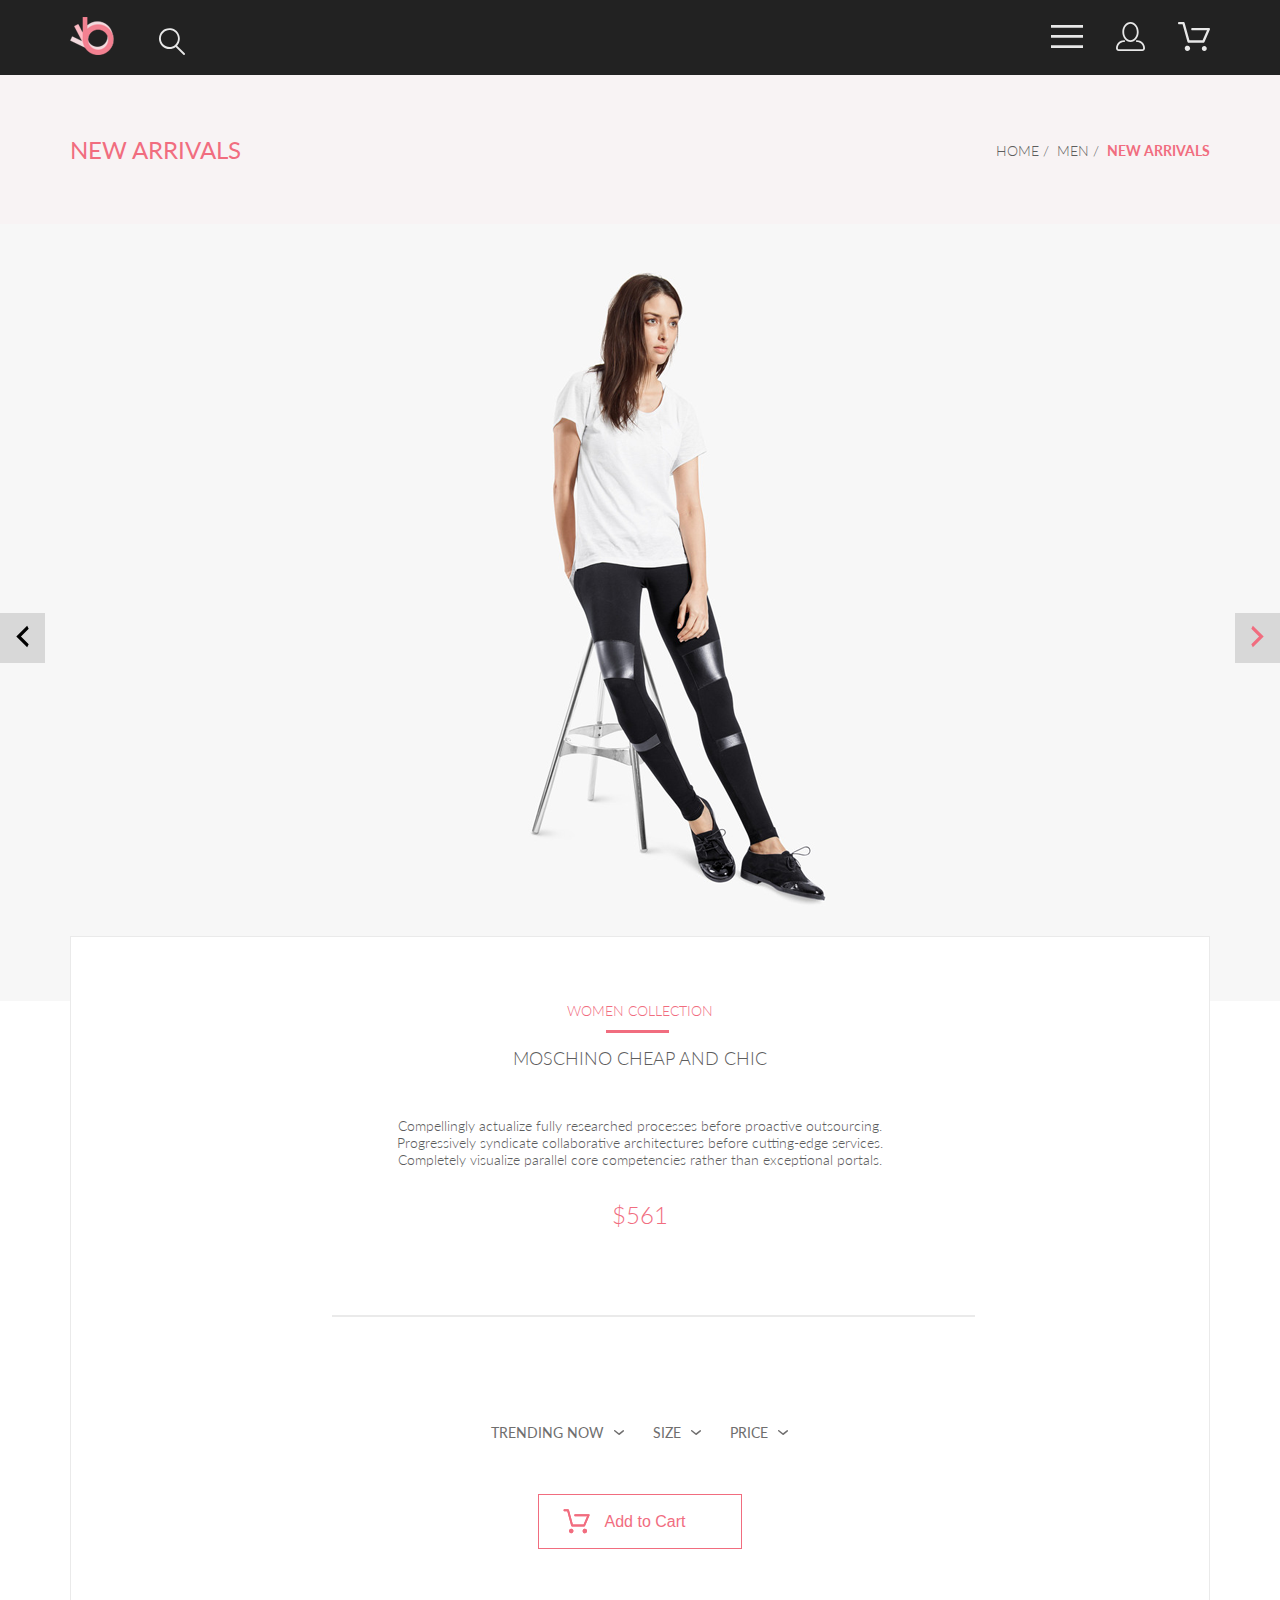
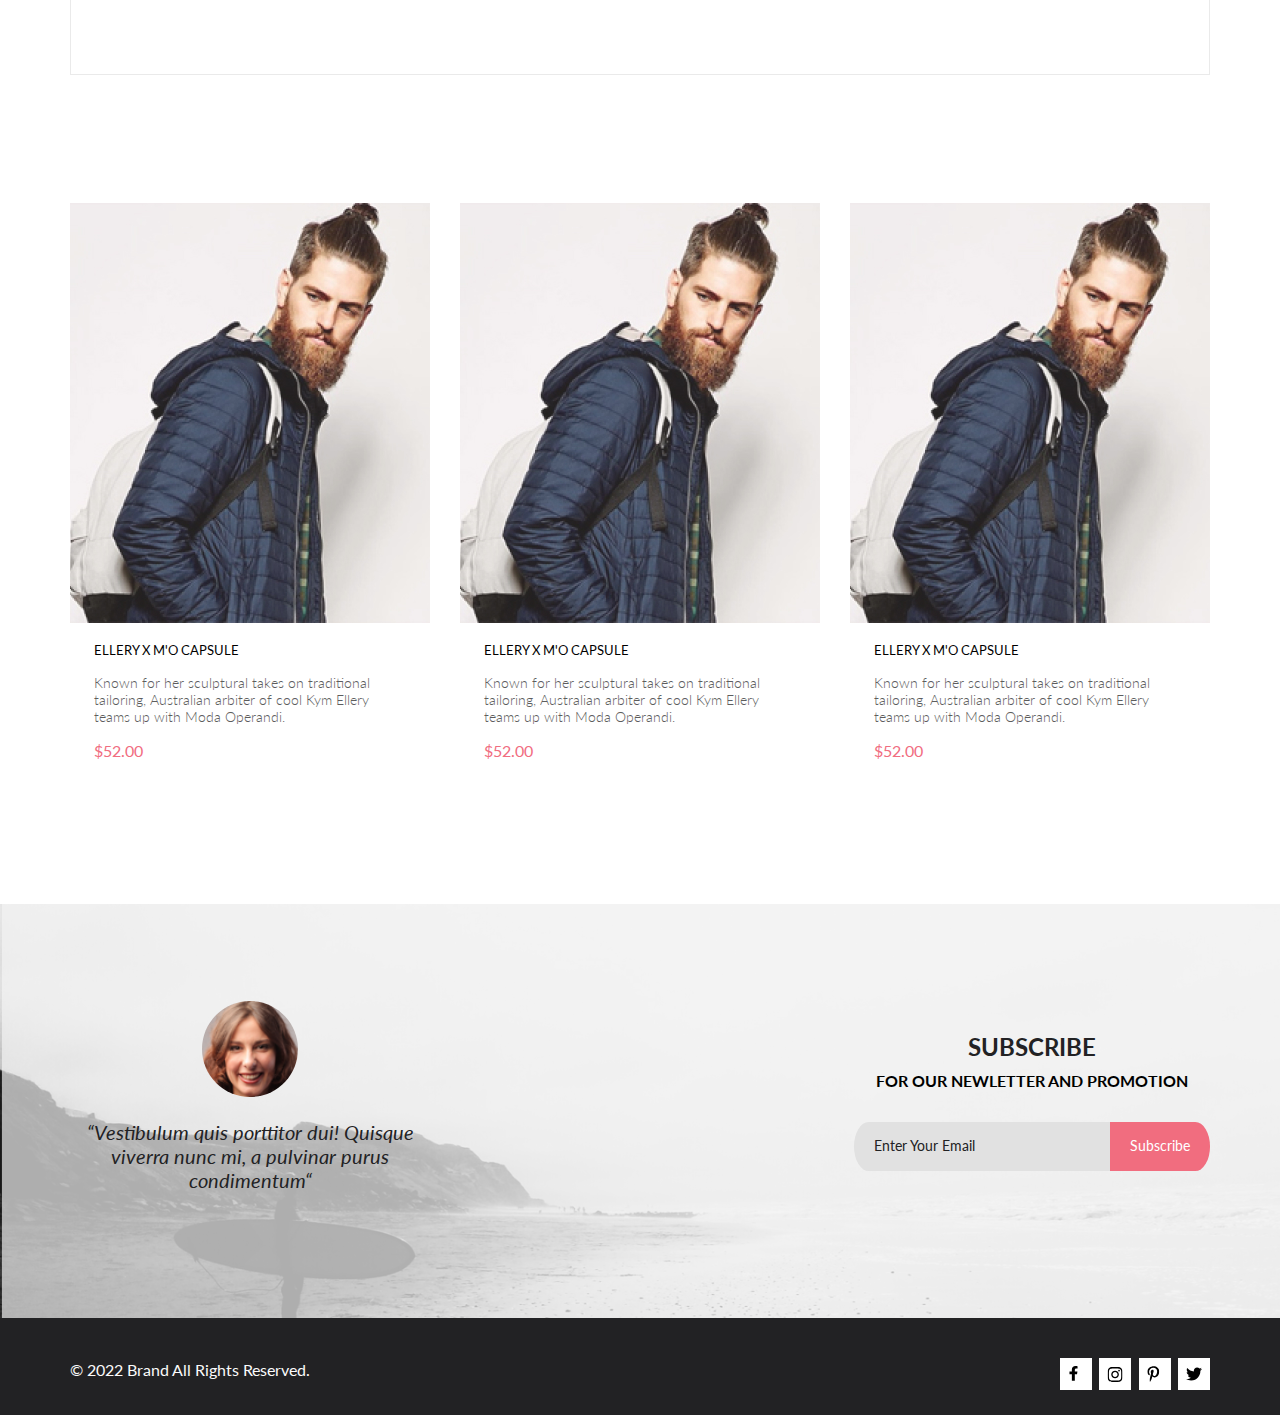
<file: pages/product.html>
<!DOCTYPE html>
<html lang="en">
<head>
    <meta charset="UTF-8">
    <meta name="viewport" content="width=device-width, initial-scale=1.0">
    <title>Product</title>
    <link rel="stylesheet" href="../css/style.css">
</head>
<body>
    <div class="container">
        <header class="header center">
          <div class="header__left">
            <a href="../index.html" class="header__left-logo"
              ><img src="../img/Group2.png" alt="logo"
            /></a>
            <a href="#" class="header__left-search"
              ><svg width="26" height="27" viewBox="0 0 26 27" fill="none" xmlns="http://www.w3.org/2000/svg">
                <path d="M18.0589 17.6251C19.6705 15.865 20.6275 13.6039 20.769 11.2216C20.9106 8.83932 20.2281 6.48088 18.8362 4.54232C17.4443 2.60377 15.4278 1.20318 13.1252 0.575765C10.8227 -0.0516554 8.37437 0.132305 6.19143 1.09675C4.0085 2.0612 2.22389 3.74739 1.1373 5.87217C0.0507149 7.99695 -0.271678 10.4309 0.224264 12.7653C0.720206 15.0997 2.00428 17.1923 3.86085 18.6919C5.71741 20.1914 8.0334 21.0064 10.4199 21.0001C12.6723 21.0031 14.8638 20.2691 16.6599 18.9101L24.4079 26.7171C24.4934 26.8061 24.5958 26.8772 24.7091 26.9261C24.8225 26.9751 24.9444 27.0009 25.0679 27.0021C25.1916 27.0024 25.314 26.9773 25.4276 26.9283C25.5411 26.8793 25.6434 26.8074 25.7279 26.7171C25.9018 26.5362 25.999 26.295 25.999 26.0441C25.999 25.7931 25.9018 25.5519 25.7279 25.371L18.0589 17.6251ZM1.88589 10.5001C1.89873 8.81477 2.41021 7.17101 3.35586 5.776C4.30151 4.38098 5.63899 3.29715 7.1997 2.66114C8.76042 2.02513 10.4745 1.86542 12.1258 2.20213C13.7772 2.53884 15.2919 3.3569 16.479 4.55319C17.6661 5.74948 18.4725 7.27044 18.7965 8.92433C19.1204 10.5782 18.9475 12.291 18.2995 13.8468C17.6515 15.4026 16.5574 16.7316 15.1551 17.6665C13.7529 18.6014 12.1052 19.1002 10.4199 19.1C8.14843 19.0892 5.97409 18.1775 4.3741 16.5652C2.77412 14.9528 1.87924 12.7715 1.88589 10.5001Z" fill="#E8E8E8"/>
                </svg>
                </a>
          </div>
          <nav class="header__right">
            <div class="header__right-menu">
              <label for="burger"><svg width="32" height="23" viewBox="0 0 32 23" fill="none" xmlns="http://www.w3.org/2000/svg">
                <path d="M0 23V20.31H32V23H0ZM0 12.76V10.07H32V12.76H0ZM0 2.69V0H32V2.69H0Z" fill="#E8E8E8"/>
                </svg>
                </label>
              <input id="burger" type="checkbox">
              <nav class="header__nav">
                <div class="header__nav-content">
                    <h3 class="header__nav-head">MENU</h3>
                    <details class="header__nav-item">
                      <summary class="header__nav-heading">MAN</summary>
                      <div class="header__nav-link-box">
                        <a href="" class="header__nav-link">Accessories</a>
                        <a href="" class="header__nav-link">Bags</a>
                        <a href="" class="header__nav-link">Denim</a>
                        <a href="" class="header__nav-link">T-Shirts</a>
                      </div>
                    </details>
                    <details class="header__nav-item">
                      <summary class="header__nav-heading">WOMAN</summary>
                      <div class="header__nav-link-box">
                        <a href="" class="header__nav-link">Accessories</a>
                        <a href="" class="header__nav-link">Bags</a>
                        <a href="" class="header__nav-link">Denim</a>
                        <a href="" class="header__nav-link">T-Shirts</a>
                      </div>
                    </details>
                    <details class="header__nav-item">
                      <summary class="header__nav-heading">KIDS</summary>
                      <div class="header__nav-link-box">
                        <a href="" class="header__nav-link">Accessories</a>
                        <a href="" class="header__nav-link">Bags</a>
                        <a href="" class="header__nav-link">Denim</a>
                        <a href="" class="header__nav-link">T-Shirts</a>
                      </div>
                    </details>
                  </div>
              </nav>
            </div>
            <a href="regisration.html" class="header__right-link header__right-link_mobile">
              <svg width="29" height="29" viewBox="0 0 29 29" fill="none" xmlns="http://www.w3.org/2000/svg">
                <path d="M14.5 19.937C19 19.937 22.656 15.464 22.656 9.968C22.656 4.472 19 0 14.5 0C13.3631 0.0217413 12.2463 0.303398 11.2351 0.823397C10.2239 1.34339 9.34507 2.08794 8.66602 3C7.12663 4.99573 6.30819 7.45381 6.34399 9.974C6.34399 15.465 10 19.937 14.5 19.937ZM14.5 1.813C18 1.813 20.844 5.472 20.844 9.969C20.844 14.466 17.998 18.125 14.5 18.125C11.002 18.125 8.15603 14.465 8.15503 9.969C8.15403 5.473 11 1.813 14.5 1.813ZM20.844 18.125C20.6036 18.125 20.373 18.2205 20.203 18.3905C20.033 18.5605 19.9375 18.7911 19.9375 19.0315C19.9375 19.2719 20.033 19.5025 20.203 19.6725C20.373 19.8425 20.6036 19.938 20.844 19.938C22.526 19.9399 24.1386 20.6088 25.3279 21.7982C26.5172 22.9875 27.1861 24.6 27.188 26.282C27.1875 26.5221 27.0918 26.7523 26.922 26.9221C26.7522 27.0918 26.5221 27.1875 26.282 27.188H2.71997C2.47985 27.1875 2.24975 27.0918 2.07996 26.9221C1.91016 26.7523 1.81449 26.5221 1.81396 26.282C1.81608 24.6001 2.48517 22.9877 3.67444 21.7985C4.86371 20.6092 6.47608 19.9401 8.15796 19.938C8.39824 19.938 8.62868 19.8425 8.79858 19.6726C8.96849 19.5027 9.06396 19.2723 9.06396 19.032C9.06396 18.7917 8.96849 18.5613 8.79858 18.3914C8.62868 18.2215 8.39824 18.126 8.15796 18.126C5.99541 18.1279 3.92201 18.9875 2.39258 20.5164C0.863144 22.0453 0.00264777 24.1185 0 26.281C0.000794067 27.0019 0.287502 27.693 0.797241 28.2027C1.30698 28.7125 1.99811 28.9992 2.71899 29H26.282C27.0027 28.9989 27.6936 28.7121 28.2031 28.2024C28.7126 27.6927 28.9992 27.0017 29 26.281C28.9974 24.1187 28.1372 22.0457 26.6083 20.5168C25.0793 18.9878 23.0063 18.1276 20.844 18.125Z" fill="#E8E8E8"/>
                </svg>
                
            </a>
            <a href="cart.html" class="header__right-link header__right-link_mobile">
              <svg width="32" height="29" viewBox="0 0 32 29" fill="none" xmlns="http://www.w3.org/2000/svg">
                <path d="M26.1998 29C25.5521 28.9738 24.9404 28.6948 24.4961 28.2227C24.0518 27.7506 23.8103 27.1232 23.8234 26.475C23.8365 25.8269 24.1032 25.2097 24.5662 24.7559C25.0292 24.3022 25.6516 24.048 26.2999 24.048C26.9482 24.048 27.5706 24.3022 28.0336 24.7559C28.4966 25.2097 28.7633 25.8269 28.7764 26.475C28.7895 27.1232 28.5479 27.7506 28.1036 28.2227C27.6593 28.6948 27.0477 28.9738 26.3999 29H26.1998ZM6.75183 26.32C6.75183 25.79 6.90901 25.2718 7.20349 24.8311C7.49797 24.3904 7.91654 24.0469 8.40625 23.844C8.89596 23.6412 9.43484 23.5881 9.95471 23.6915C10.4746 23.7949 10.9521 24.0502 11.3269 24.425C11.7017 24.7998 11.957 25.2773 12.0604 25.7972C12.1638 26.317 12.1107 26.8559 11.9078 27.3456C11.705 27.8353 11.3615 28.2539 10.9208 28.5483C10.4801 28.8428 9.96194 29 9.43188 29C9.07977 29.0003 8.73102 28.9311 8.40564 28.7966C8.08026 28.662 7.7846 28.4646 7.53552 28.2158C7.28645 27.9669 7.08891 27.6713 6.9541 27.3461C6.81929 27.0208 6.74988 26.6721 6.74988 26.32H6.75183ZM10.5519 20.686C10.2924 20.6868 10.0398 20.6024 9.83301 20.4457C9.62617 20.2891 9.47648 20.0689 9.40686 19.819L4.57385 2.36401H1.18091C0.867422 2.36401 0.566761 2.23947 0.345093 2.01781C0.123425 1.79614 -0.00109863 1.49549 -0.00109863 1.18201C-0.00109863 0.868519 0.123425 0.567873 0.345093 0.346205C0.566761 0.124537 0.867422 5.81268e-06 1.18091 5.81268e-06H5.46191C5.7214 -0.00080736 5.97394 0.0837201 6.18066 0.240568C6.38739 0.397416 6.53674 0.617884 6.60583 0.868006L11.4388 18.323H24.6168L28.9999 8.27501H14.3999C14.2417 8.27961 14.0843 8.25242 13.9368 8.19507C13.7893 8.13771 13.6548 8.05134 13.5413 7.94108C13.4277 7.83082 13.3375 7.69891 13.2759 7.55315C13.2143 7.40739 13.1825 7.25075 13.1825 7.0925C13.1825 6.93426 13.2143 6.77762 13.2759 6.63186C13.3375 6.4861 13.4277 6.35419 13.5413 6.24393C13.6548 6.13367 13.7893 6.0473 13.9368 5.98994C14.0843 5.93259 14.2417 5.90541 14.3999 5.91001H30.8129C31.0086 5.90996 31.2011 5.95866 31.3733 6.05172C31.5454 6.14478 31.6917 6.27926 31.7988 6.44301C31.9067 6.60729 31.9723 6.79569 31.9897 6.99145C32.0072 7.18721 31.976 7.38424 31.8989 7.565L26.4939 19.977C26.4015 20.1876 26.2499 20.3668 26.0574 20.4927C25.8649 20.6186 25.6399 20.6858 25.4099 20.686H10.5519Z" fill="#E8E8E8"/>
                </svg>
                
            </a>
          </nav>
        </header>
        <section class="breadcrumbs center">
          <h2 class="breadcrumbs__title">NEW ARRIVALS</h2>
          <nav class="breadcrumbs__nav">
            <a href="../index.html" class="breadcrumbs__link">HOME</a>
            <a href="#" class="breadcrumbs__link">MEN</a>
            <a href="product.html" class="breadcrumbs__link">NEW ARRIVALS</a>
          </nav>
        </section>
        <div class="slider">
            <img class="slider__img" src="../img/slide.png" alt="slide">
            <div class="slider__arrow-back">
                <div class="slider__arrow">
                    <svg width="13" height="23" viewBox="0 0 13 23" fill="none" xmlns="http://www.w3.org/2000/svg">
                    <path d="M12.6998 3.7499L4.9498 11.4999L12.6998 19.2499L11.1498 22.3499L0.299805 11.4999L11.1498 0.649902L12.6998 3.7499Z" fill="black"/>
                    </svg>
                </div>
            </div>
            <div class="slider__arrow-next">
                <div class="slider__arrow">
                    <svg width="13" height="23" viewBox="0 0 13 23" fill="none" xmlns="http://www.w3.org/2000/svg">
                    <path d="M0.299805 19.2499L8.0498 11.4999L0.299805 3.7499L1.8498 0.649902L12.6998 11.4999L1.8498 22.3499L0.299805 19.2499Z" fill="#F16D7F"/>
                    </svg>
                </div>
            </div>    
        </div>
        <section class="product center">
            <div class="product__content">
                <h3 class="product__category">WOMEN COLLECTION</h3>
                <h2 class="product__title">MOSCHINO&nbsp;CHEAP&nbsp;AND&nbsp;CHIC</h2>
                <div class="product__desc">Compellingly actualize fully researched processes before proactive outsourcing. Progressively syndicate collaborative architectures before cutting-edge services. Completely visualize parallel core competencies rather than exceptional portals. </div>
                <div class="product__price">$561</div>
                <div class="sort">
                    <details class="sort__list">
                      <summary class="sort__summary">
                        <span class="sort__heading"> TRENDING&nbsp;NOW</span>
                        <svg
                          width="11"
                          height="5"
                          viewBox="0 0 11 5"
                          fill="none"
                          xmlns="http://www.w3.org/2000/svg"
                        >
                          <path
                            d="M5.00214 5.00214C4.83521 5.00247 4.67343 4.94433 4.54488 4.83782L0.258102 1.2655C0.112196 1.14422 0.0204417 0.969958 0.00302325 0.781035C-0.0143952 0.592112 0.0439493 0.404007 0.165221 0.258101C0.286493 0.112196 0.460759 0.0204417 0.649682 0.00302327C0.838605 -0.0143952 1.02671 0.043949 1.17262 0.165221L5.00214 3.36602L8.83167 0.279536C8.90475 0.220188 8.98884 0.175869 9.0791 0.149125C9.16937 0.122382 9.26403 0.113741 9.35764 0.1237C9.45126 0.133659 9.54198 0.162021 9.6246 0.207156C9.70722 0.252292 9.7801 0.313311 9.83906 0.386705C9.90449 0.460167 9.95405 0.546351 9.98462 0.639855C10.0152 0.733359 10.0261 0.83217 10.0167 0.930097C10.0073 1.02802 9.97784 1.12296 9.93005 1.20895C9.88227 1.29494 9.81723 1.37013 9.73904 1.42982L5.45225 4.88068C5.32002 4.97036 5.16154 5.01312 5.00214 5.00214Z"
                            fill="#6F6E6E"
                          />
                        </svg>
                      </summary>
                      <div class="sort__content">
                        
                      </div>
                    </details>
                    <details class="sort__list">
                      <summary class="sort__summary">
                        <span class="sort__heading">SIZE</span
                        ><svg
                          width="11"
                          height="5"
                          viewBox="0 0 11 5"
                          fill="none"
                          xmlns="http://www.w3.org/2000/svg"
                        >
                          <path
                            d="M5.00214 5.00214C4.83521 5.00247 4.67343 4.94433 4.54488 4.83782L0.258102 1.2655C0.112196 1.14422 0.0204417 0.969958 0.00302325 0.781035C-0.0143952 0.592112 0.0439493 0.404007 0.165221 0.258101C0.286493 0.112196 0.460759 0.0204417 0.649682 0.00302327C0.838605 -0.0143952 1.02671 0.043949 1.17262 0.165221L5.00214 3.36602L8.83167 0.279536C8.90475 0.220188 8.98884 0.175869 9.0791 0.149125C9.16937 0.122382 9.26403 0.113741 9.35764 0.1237C9.45126 0.133659 9.54198 0.162021 9.6246 0.207156C9.70722 0.252292 9.7801 0.313311 9.83906 0.386705C9.90449 0.460167 9.95405 0.546351 9.98462 0.639855C10.0152 0.733359 10.0261 0.83217 10.0167 0.930097C10.0073 1.02802 9.97784 1.12296 9.93005 1.20895C9.88227 1.29494 9.81723 1.37013 9.73904 1.42982L5.45225 4.88068C5.32002 4.97036 5.16154 5.01312 5.00214 5.00214Z"
                            fill="#6F6E6E"
                          />
                        </svg>
                      </summary>
                      <div class="sort__content">
                        <div class="sort__check">
                          <input id="sort__check1" type="checkbox" />
                          <label for="sort__check1">XS</label>
                        </div>
                        <div class="sort__check">
                          <input id="sort__check2" type="checkbox" />
                          <label for="sort__check2">S</label>
                        </div>
                        <div class="sort__check">
                          <input id="sort__check3" type="checkbox" />
                          <label for="sort__check3">M</label>
                        </div>
                        <div class="sort__check">
                          <input id="sort__check4" type="checkbox" />
                          <label for="sort__check4">L</label>
                        </div>
                      </div>
                    </details>
                    <details class="sort__list">
                      <summary class="sort__summary">
                        <span class="sort__heading">PRICE</span>
                        <svg
                          width="11"
                          height="5"
                          viewBox="0 0 11 5"
                          fill="none"
                          xmlns="http://www.w3.org/2000/svg"
                        >
                          <path
                            d="M5.00214 5.00214C4.83521 5.00247 4.67343 4.94433 4.54488 4.83782L0.258102 1.2655C0.112196 1.14422 0.0204417 0.969958 0.00302325 0.781035C-0.0143952 0.592112 0.0439493 0.404007 0.165221 0.258101C0.286493 0.112196 0.460759 0.0204417 0.649682 0.00302327C0.838605 -0.0143952 1.02671 0.043949 1.17262 0.165221L5.00214 3.36602L8.83167 0.279536C8.90475 0.220188 8.98884 0.175869 9.0791 0.149125C9.16937 0.122382 9.26403 0.113741 9.35764 0.1237C9.45126 0.133659 9.54198 0.162021 9.6246 0.207156C9.70722 0.252292 9.7801 0.313311 9.83906 0.386705C9.90449 0.460167 9.95405 0.546351 9.98462 0.639855C10.0152 0.733359 10.0261 0.83217 10.0167 0.930097C10.0073 1.02802 9.97784 1.12296 9.93005 1.20895C9.88227 1.29494 9.81723 1.37013 9.73904 1.42982L5.45225 4.88068C5.32002 4.97036 5.16154 5.01312 5.00214 5.00214Z"
                            fill="#6F6E6E"
                          />
                        </svg>
                      </summary>
                      <div class="sort__content">
                        
                      </div>
                    </details>
                  </div>
                <button class="product__btn">
                    <svg
                    width="27"
                    height="25"
                    viewBox="0 0 27 25"
                    fill="none"
                    xmlns="http://www.w3.org/2000/svg"
                  >
                    <path
                      d="M21.9509 23.2667H21.8386C21.2294 23.2667 20.7177 22.7671 20.6735 22.1294C20.629 21.4607 21.1175 20.8785 21.7626 20.8346C21.788 20.8329 21.8145 20.832 21.8405 20.832C22.4575 20.832 22.9743 21.3219 23.0201 21.9487C23.0319 22.1971 22.9914 22.5514 22.736 22.8439L22.73 22.8507L22.7242 22.8575C22.5275 23.0912 22.2607 23.2321 21.9509 23.2667ZM8.21887 23.2604C7.5683 23.2604 7.03906 22.7174 7.03906 22.05C7.03906 21.3832 7.5683 20.8406 8.21887 20.8406C8.86945 20.8406 9.39868 21.3832 9.39868 22.05C9.39868 22.7174 8.86945 23.2604 8.21887 23.2604Z"
                      fill="white"
                    />
                    <path
                      d="M21.876 22.2662C21.921 22.2549 21.9423 22.2339 21.96 22.2129C21.9678 22.2037 21.9756 22.1946 21.9835 22.1855C22.02 22.1438 22.0233 22.0553 22.0224 22.0105C22.0092 21.9044 21.9185 21.8315 21.8412 21.8315C21.8375 21.8315 21.8336 21.8317 21.8312 21.8318C21.7531 21.8372 21.6653 21.9409 21.6719 22.0625C21.6813 22.1793 21.7675 22.2662 21.8392 22.2662H21.876ZM8.21954 22.2599C8.31873 22.2599 8.39935 22.1655 8.39935 22.0496C8.39935 21.9341 8.31873 21.8401 8.21954 21.8401C8.12042 21.8401 8.03973 21.9341 8.03973 22.0496C8.03973 22.1655 8.12042 22.2599 8.21954 22.2599ZM21.9995 24.2662C21.9517 24.2662 21.8878 24.2662 21.8392 24.2662C20.7017 24.2662 19.7567 23.3545 19.6765 22.198C19.5964 20.9929 20.4937 19.9183 21.6953 19.8364C21.7441 19.8331 21.7928 19.8315 21.8412 19.8315C22.9799 19.8315 23.9413 20.7324 24.019 21.8884C24.0505 22.4915 23.8741 23.0612 23.4898 23.5012C23.1055 23.9575 22.5764 24.2177 21.9995 24.2662ZM8.21954 24.2599C7.01532 24.2599 6.03973 23.2709 6.03973 22.0496C6.03973 20.8291 7.01532 19.8401 8.21954 19.8401C9.42371 19.8401 10.3994 20.8291 10.3994 22.0496C10.3994 23.2709 9.42371 24.2599 8.21954 24.2599ZM21.1984 17.3938H9.13306C8.70013 17.3938 8.31586 17.1005 8.20331 16.6775L4.27753 2.24768H1.52173C0.993408 2.24768 0.560547 1.80859 0.560547 1.27039C0.560547 0.733032 0.993408 0.292969 1.52173 0.292969H4.99933C5.43134 0.292969 5.81561 0.586304 5.9281 1.01025L9.85394 15.4391H20.5576L24.1144 7.13379H12.2578C11.7286 7.13379 11.2957 6.69373 11.2957 6.15649C11.2957 5.61914 11.7286 5.17908 12.2578 5.17908H25.5886C25.9091 5.17908 26.2141 5.34192 26.3896 5.61914C26.566 5.89539 26.5984 6.23743 26.4697 6.547L22.0795 16.807C21.9193 17.1653 21.5827 17.3938 21.1984 17.3938Z"
                      fill="white"
                    />
                    <path
                      d="M21.876 22.2662C21.921 22.2549 21.9423 22.2339 21.96 22.2129C21.9678 22.2037 21.9756 22.1946 21.9835 22.1855C22.02 22.1438 22.0233 22.0553 22.0224 22.0105C22.0092 21.9044 21.9185 21.8315 21.8412 21.8315C21.8375 21.8315 21.8336 21.8317 21.8312 21.8318C21.7531 21.8372 21.6653 21.9409 21.6719 22.0625C21.6813 22.1793 21.7675 22.2662 21.8392 22.2662H21.876ZM8.21954 22.2599C8.31873 22.2599 8.39935 22.1655 8.39935 22.0496C8.39935 21.9341 8.31873 21.8401 8.21954 21.8401C8.12042 21.8401 8.03973 21.9341 8.03973 22.0496C8.03973 22.1655 8.12042 22.2599 8.21954 22.2599ZM21.9995 24.2662C21.9517 24.2662 21.8878 24.2662 21.8392 24.2662C20.7017 24.2662 19.7567 23.3545 19.6765 22.198C19.5964 20.9929 20.4937 19.9183 21.6953 19.8364C21.7441 19.8331 21.7928 19.8315 21.8412 19.8315C22.9799 19.8315 23.9413 20.7324 24.019 21.8884C24.0505 22.4915 23.8741 23.0612 23.4898 23.5012C23.1055 23.9575 22.5764 24.2177 21.9995 24.2662ZM8.21954 24.2599C7.01532 24.2599 6.03973 23.2709 6.03973 22.0496C6.03973 20.8291 7.01532 19.8401 8.21954 19.8401C9.42371 19.8401 10.3994 20.8291 10.3994 22.0496C10.3994 23.2709 9.42371 24.2599 8.21954 24.2599ZM21.1984 17.3938H9.13306C8.70013 17.3938 8.31586 17.1005 8.20331 16.6775L4.27753 2.24768H1.52173C0.993408 2.24768 0.560547 1.80859 0.560547 1.27039C0.560547 0.733032 0.993408 0.292969 1.52173 0.292969H4.99933C5.43134 0.292969 5.81561 0.586304 5.9281 1.01025L9.85394 15.4391H20.5576L24.1144 7.13379H12.2578C11.7286 7.13379 11.2957 6.69373 11.2957 6.15649C11.2957 5.61914 11.7286 5.17908 12.2578 5.17908H25.5886C25.9091 5.17908 26.2141 5.34192 26.3896 5.61914C26.566 5.89539 26.5984 6.23743 26.4697 6.547L22.0795 16.807C21.9193 17.1653 21.5827 17.3938 21.1984 17.3938Z"
                      fill="white"
                    />
                  </svg>
                  Add to Cart
                </button>
            </div>
        </section>
        <div class="product-list center">
            <article class="goods__item">
                <div class="goods__item-img">
                  <img src="../img/Rectangle15copy.jpg" alt="man" />
                </div>
                <div class="goods__item-info">
                  <h3 class="goods__item-info-title">ELLERY X M'O CAPSULE</h3>
                  <p class="goods__item-info-description">
                    Known for her sculptural takes on traditional tailoring,
                    Australian arbiter of cool Kym Ellery teams up with Moda Operandi.
                  </p>
                  <p class="goods__item-info-price">$52.00</p>
                </div>
                <a href="#" class="goods__add"
                  ><svg
                    width="27"
                    height="25"
                    viewBox="0 0 27 25"
                    fill="none"
                    xmlns="http://www.w3.org/2000/svg"
                  >
                    <path
                      d="M21.9509 23.2667H21.8386C21.2294 23.2667 20.7177 22.7671 20.6735 22.1294C20.629 21.4607 21.1175 20.8785 21.7626 20.8346C21.788 20.8329 21.8145 20.832 21.8405 20.832C22.4575 20.832 22.9743 21.3219 23.0201 21.9487C23.0319 22.1971 22.9914 22.5514 22.736 22.8439L22.73 22.8507L22.7242 22.8575C22.5275 23.0912 22.2607 23.2321 21.9509 23.2667ZM8.21887 23.2604C7.5683 23.2604 7.03906 22.7174 7.03906 22.05C7.03906 21.3832 7.5683 20.8406 8.21887 20.8406C8.86945 20.8406 9.39868 21.3832 9.39868 22.05C9.39868 22.7174 8.86945 23.2604 8.21887 23.2604Z"
                      fill="white"
                    />
                    <path
                      d="M21.876 22.2662C21.921 22.2549 21.9423 22.2339 21.96 22.2129C21.9678 22.2037 21.9756 22.1946 21.9835 22.1855C22.02 22.1438 22.0233 22.0553 22.0224 22.0105C22.0092 21.9044 21.9185 21.8315 21.8412 21.8315C21.8375 21.8315 21.8336 21.8317 21.8312 21.8318C21.7531 21.8372 21.6653 21.9409 21.6719 22.0625C21.6813 22.1793 21.7675 22.2662 21.8392 22.2662H21.876ZM8.21954 22.2599C8.31873 22.2599 8.39935 22.1655 8.39935 22.0496C8.39935 21.9341 8.31873 21.8401 8.21954 21.8401C8.12042 21.8401 8.03973 21.9341 8.03973 22.0496C8.03973 22.1655 8.12042 22.2599 8.21954 22.2599ZM21.9995 24.2662C21.9517 24.2662 21.8878 24.2662 21.8392 24.2662C20.7017 24.2662 19.7567 23.3545 19.6765 22.198C19.5964 20.9929 20.4937 19.9183 21.6953 19.8364C21.7441 19.8331 21.7928 19.8315 21.8412 19.8315C22.9799 19.8315 23.9413 20.7324 24.019 21.8884C24.0505 22.4915 23.8741 23.0612 23.4898 23.5012C23.1055 23.9575 22.5764 24.2177 21.9995 24.2662ZM8.21954 24.2599C7.01532 24.2599 6.03973 23.2709 6.03973 22.0496C6.03973 20.8291 7.01532 19.8401 8.21954 19.8401C9.42371 19.8401 10.3994 20.8291 10.3994 22.0496C10.3994 23.2709 9.42371 24.2599 8.21954 24.2599ZM21.1984 17.3938H9.13306C8.70013 17.3938 8.31586 17.1005 8.20331 16.6775L4.27753 2.24768H1.52173C0.993408 2.24768 0.560547 1.80859 0.560547 1.27039C0.560547 0.733032 0.993408 0.292969 1.52173 0.292969H4.99933C5.43134 0.292969 5.81561 0.586304 5.9281 1.01025L9.85394 15.4391H20.5576L24.1144 7.13379H12.2578C11.7286 7.13379 11.2957 6.69373 11.2957 6.15649C11.2957 5.61914 11.7286 5.17908 12.2578 5.17908H25.5886C25.9091 5.17908 26.2141 5.34192 26.3896 5.61914C26.566 5.89539 26.5984 6.23743 26.4697 6.547L22.0795 16.807C21.9193 17.1653 21.5827 17.3938 21.1984 17.3938Z"
                      fill="white"
                    />
                    <path
                      d="M21.876 22.2662C21.921 22.2549 21.9423 22.2339 21.96 22.2129C21.9678 22.2037 21.9756 22.1946 21.9835 22.1855C22.02 22.1438 22.0233 22.0553 22.0224 22.0105C22.0092 21.9044 21.9185 21.8315 21.8412 21.8315C21.8375 21.8315 21.8336 21.8317 21.8312 21.8318C21.7531 21.8372 21.6653 21.9409 21.6719 22.0625C21.6813 22.1793 21.7675 22.2662 21.8392 22.2662H21.876ZM8.21954 22.2599C8.31873 22.2599 8.39935 22.1655 8.39935 22.0496C8.39935 21.9341 8.31873 21.8401 8.21954 21.8401C8.12042 21.8401 8.03973 21.9341 8.03973 22.0496C8.03973 22.1655 8.12042 22.2599 8.21954 22.2599ZM21.9995 24.2662C21.9517 24.2662 21.8878 24.2662 21.8392 24.2662C20.7017 24.2662 19.7567 23.3545 19.6765 22.198C19.5964 20.9929 20.4937 19.9183 21.6953 19.8364C21.7441 19.8331 21.7928 19.8315 21.8412 19.8315C22.9799 19.8315 23.9413 20.7324 24.019 21.8884C24.0505 22.4915 23.8741 23.0612 23.4898 23.5012C23.1055 23.9575 22.5764 24.2177 21.9995 24.2662ZM8.21954 24.2599C7.01532 24.2599 6.03973 23.2709 6.03973 22.0496C6.03973 20.8291 7.01532 19.8401 8.21954 19.8401C9.42371 19.8401 10.3994 20.8291 10.3994 22.0496C10.3994 23.2709 9.42371 24.2599 8.21954 24.2599ZM21.1984 17.3938H9.13306C8.70013 17.3938 8.31586 17.1005 8.20331 16.6775L4.27753 2.24768H1.52173C0.993408 2.24768 0.560547 1.80859 0.560547 1.27039C0.560547 0.733032 0.993408 0.292969 1.52173 0.292969H4.99933C5.43134 0.292969 5.81561 0.586304 5.9281 1.01025L9.85394 15.4391H20.5576L24.1144 7.13379H12.2578C11.7286 7.13379 11.2957 6.69373 11.2957 6.15649C11.2957 5.61914 11.7286 5.17908 12.2578 5.17908H25.5886C25.9091 5.17908 26.2141 5.34192 26.3896 5.61914C26.566 5.89539 26.5984 6.23743 26.4697 6.547L22.0795 16.807C21.9193 17.1653 21.5827 17.3938 21.1984 17.3938Z"
                      fill="white"
                    />
                  </svg>
                  Add to Cart</a
                >
              </article>
              <article class="goods__item">
                <div class="goods__item-img">
                  <img src="../img/Rectangle15copy.jpg" alt="man" />
                </div>
                <div class="goods__item-info">
                  <h3 class="goods__item-info-title">ELLERY X M'O CAPSULE</h3>
                  <p class="goods__item-info-description">
                    Known for her sculptural takes on traditional tailoring,
                    Australian arbiter of cool Kym Ellery teams up with Moda Operandi.
                  </p>
                  <p class="goods__item-info-price">$52.00</p>
                </div>
                <a href="#" class="goods__add"
                  ><svg
                    width="27"
                    height="25"
                    viewBox="0 0 27 25"
                    fill="none"
                    xmlns="http://www.w3.org/2000/svg"
                  >
                    <path
                      d="M21.9509 23.2667H21.8386C21.2294 23.2667 20.7177 22.7671 20.6735 22.1294C20.629 21.4607 21.1175 20.8785 21.7626 20.8346C21.788 20.8329 21.8145 20.832 21.8405 20.832C22.4575 20.832 22.9743 21.3219 23.0201 21.9487C23.0319 22.1971 22.9914 22.5514 22.736 22.8439L22.73 22.8507L22.7242 22.8575C22.5275 23.0912 22.2607 23.2321 21.9509 23.2667ZM8.21887 23.2604C7.5683 23.2604 7.03906 22.7174 7.03906 22.05C7.03906 21.3832 7.5683 20.8406 8.21887 20.8406C8.86945 20.8406 9.39868 21.3832 9.39868 22.05C9.39868 22.7174 8.86945 23.2604 8.21887 23.2604Z"
                      fill="white"
                    />
                    <path
                      d="M21.876 22.2662C21.921 22.2549 21.9423 22.2339 21.96 22.2129C21.9678 22.2037 21.9756 22.1946 21.9835 22.1855C22.02 22.1438 22.0233 22.0553 22.0224 22.0105C22.0092 21.9044 21.9185 21.8315 21.8412 21.8315C21.8375 21.8315 21.8336 21.8317 21.8312 21.8318C21.7531 21.8372 21.6653 21.9409 21.6719 22.0625C21.6813 22.1793 21.7675 22.2662 21.8392 22.2662H21.876ZM8.21954 22.2599C8.31873 22.2599 8.39935 22.1655 8.39935 22.0496C8.39935 21.9341 8.31873 21.8401 8.21954 21.8401C8.12042 21.8401 8.03973 21.9341 8.03973 22.0496C8.03973 22.1655 8.12042 22.2599 8.21954 22.2599ZM21.9995 24.2662C21.9517 24.2662 21.8878 24.2662 21.8392 24.2662C20.7017 24.2662 19.7567 23.3545 19.6765 22.198C19.5964 20.9929 20.4937 19.9183 21.6953 19.8364C21.7441 19.8331 21.7928 19.8315 21.8412 19.8315C22.9799 19.8315 23.9413 20.7324 24.019 21.8884C24.0505 22.4915 23.8741 23.0612 23.4898 23.5012C23.1055 23.9575 22.5764 24.2177 21.9995 24.2662ZM8.21954 24.2599C7.01532 24.2599 6.03973 23.2709 6.03973 22.0496C6.03973 20.8291 7.01532 19.8401 8.21954 19.8401C9.42371 19.8401 10.3994 20.8291 10.3994 22.0496C10.3994 23.2709 9.42371 24.2599 8.21954 24.2599ZM21.1984 17.3938H9.13306C8.70013 17.3938 8.31586 17.1005 8.20331 16.6775L4.27753 2.24768H1.52173C0.993408 2.24768 0.560547 1.80859 0.560547 1.27039C0.560547 0.733032 0.993408 0.292969 1.52173 0.292969H4.99933C5.43134 0.292969 5.81561 0.586304 5.9281 1.01025L9.85394 15.4391H20.5576L24.1144 7.13379H12.2578C11.7286 7.13379 11.2957 6.69373 11.2957 6.15649C11.2957 5.61914 11.7286 5.17908 12.2578 5.17908H25.5886C25.9091 5.17908 26.2141 5.34192 26.3896 5.61914C26.566 5.89539 26.5984 6.23743 26.4697 6.547L22.0795 16.807C21.9193 17.1653 21.5827 17.3938 21.1984 17.3938Z"
                      fill="white"
                    />
                    <path
                      d="M21.876 22.2662C21.921 22.2549 21.9423 22.2339 21.96 22.2129C21.9678 22.2037 21.9756 22.1946 21.9835 22.1855C22.02 22.1438 22.0233 22.0553 22.0224 22.0105C22.0092 21.9044 21.9185 21.8315 21.8412 21.8315C21.8375 21.8315 21.8336 21.8317 21.8312 21.8318C21.7531 21.8372 21.6653 21.9409 21.6719 22.0625C21.6813 22.1793 21.7675 22.2662 21.8392 22.2662H21.876ZM8.21954 22.2599C8.31873 22.2599 8.39935 22.1655 8.39935 22.0496C8.39935 21.9341 8.31873 21.8401 8.21954 21.8401C8.12042 21.8401 8.03973 21.9341 8.03973 22.0496C8.03973 22.1655 8.12042 22.2599 8.21954 22.2599ZM21.9995 24.2662C21.9517 24.2662 21.8878 24.2662 21.8392 24.2662C20.7017 24.2662 19.7567 23.3545 19.6765 22.198C19.5964 20.9929 20.4937 19.9183 21.6953 19.8364C21.7441 19.8331 21.7928 19.8315 21.8412 19.8315C22.9799 19.8315 23.9413 20.7324 24.019 21.8884C24.0505 22.4915 23.8741 23.0612 23.4898 23.5012C23.1055 23.9575 22.5764 24.2177 21.9995 24.2662ZM8.21954 24.2599C7.01532 24.2599 6.03973 23.2709 6.03973 22.0496C6.03973 20.8291 7.01532 19.8401 8.21954 19.8401C9.42371 19.8401 10.3994 20.8291 10.3994 22.0496C10.3994 23.2709 9.42371 24.2599 8.21954 24.2599ZM21.1984 17.3938H9.13306C8.70013 17.3938 8.31586 17.1005 8.20331 16.6775L4.27753 2.24768H1.52173C0.993408 2.24768 0.560547 1.80859 0.560547 1.27039C0.560547 0.733032 0.993408 0.292969 1.52173 0.292969H4.99933C5.43134 0.292969 5.81561 0.586304 5.9281 1.01025L9.85394 15.4391H20.5576L24.1144 7.13379H12.2578C11.7286 7.13379 11.2957 6.69373 11.2957 6.15649C11.2957 5.61914 11.7286 5.17908 12.2578 5.17908H25.5886C25.9091 5.17908 26.2141 5.34192 26.3896 5.61914C26.566 5.89539 26.5984 6.23743 26.4697 6.547L22.0795 16.807C21.9193 17.1653 21.5827 17.3938 21.1984 17.3938Z"
                      fill="white"
                    />
                  </svg>
                  Add to Cart</a
                >
              </article>
              <article class="goods__item goods__item_hidden">
                <div class="goods__item-img">
                  <img src="../img/Rectangle15copy.jpg" alt="man" />
                </div>
                <div class="goods__item-info">
                  <h3 class="goods__item-info-title">ELLERY X M'O CAPSULE</h3>
                  <p class="goods__item-info-description">
                    Known for her sculptural takes on traditional tailoring,
                    Australian arbiter of cool Kym Ellery teams up with Moda Operandi.
                  </p>
                  <p class="goods__item-info-price">$52.00</p>
                </div>
                <a href="#" class="goods__add"
                  ><svg
                    width="27"
                    height="25"
                    viewBox="0 0 27 25"
                    fill="none"
                    xmlns="http://www.w3.org/2000/svg"
                  >
                    <path
                      d="M21.9509 23.2667H21.8386C21.2294 23.2667 20.7177 22.7671 20.6735 22.1294C20.629 21.4607 21.1175 20.8785 21.7626 20.8346C21.788 20.8329 21.8145 20.832 21.8405 20.832C22.4575 20.832 22.9743 21.3219 23.0201 21.9487C23.0319 22.1971 22.9914 22.5514 22.736 22.8439L22.73 22.8507L22.7242 22.8575C22.5275 23.0912 22.2607 23.2321 21.9509 23.2667ZM8.21887 23.2604C7.5683 23.2604 7.03906 22.7174 7.03906 22.05C7.03906 21.3832 7.5683 20.8406 8.21887 20.8406C8.86945 20.8406 9.39868 21.3832 9.39868 22.05C9.39868 22.7174 8.86945 23.2604 8.21887 23.2604Z"
                      fill="white"
                    />
                    <path
                      d="M21.876 22.2662C21.921 22.2549 21.9423 22.2339 21.96 22.2129C21.9678 22.2037 21.9756 22.1946 21.9835 22.1855C22.02 22.1438 22.0233 22.0553 22.0224 22.0105C22.0092 21.9044 21.9185 21.8315 21.8412 21.8315C21.8375 21.8315 21.8336 21.8317 21.8312 21.8318C21.7531 21.8372 21.6653 21.9409 21.6719 22.0625C21.6813 22.1793 21.7675 22.2662 21.8392 22.2662H21.876ZM8.21954 22.2599C8.31873 22.2599 8.39935 22.1655 8.39935 22.0496C8.39935 21.9341 8.31873 21.8401 8.21954 21.8401C8.12042 21.8401 8.03973 21.9341 8.03973 22.0496C8.03973 22.1655 8.12042 22.2599 8.21954 22.2599ZM21.9995 24.2662C21.9517 24.2662 21.8878 24.2662 21.8392 24.2662C20.7017 24.2662 19.7567 23.3545 19.6765 22.198C19.5964 20.9929 20.4937 19.9183 21.6953 19.8364C21.7441 19.8331 21.7928 19.8315 21.8412 19.8315C22.9799 19.8315 23.9413 20.7324 24.019 21.8884C24.0505 22.4915 23.8741 23.0612 23.4898 23.5012C23.1055 23.9575 22.5764 24.2177 21.9995 24.2662ZM8.21954 24.2599C7.01532 24.2599 6.03973 23.2709 6.03973 22.0496C6.03973 20.8291 7.01532 19.8401 8.21954 19.8401C9.42371 19.8401 10.3994 20.8291 10.3994 22.0496C10.3994 23.2709 9.42371 24.2599 8.21954 24.2599ZM21.1984 17.3938H9.13306C8.70013 17.3938 8.31586 17.1005 8.20331 16.6775L4.27753 2.24768H1.52173C0.993408 2.24768 0.560547 1.80859 0.560547 1.27039C0.560547 0.733032 0.993408 0.292969 1.52173 0.292969H4.99933C5.43134 0.292969 5.81561 0.586304 5.9281 1.01025L9.85394 15.4391H20.5576L24.1144 7.13379H12.2578C11.7286 7.13379 11.2957 6.69373 11.2957 6.15649C11.2957 5.61914 11.7286 5.17908 12.2578 5.17908H25.5886C25.9091 5.17908 26.2141 5.34192 26.3896 5.61914C26.566 5.89539 26.5984 6.23743 26.4697 6.547L22.0795 16.807C21.9193 17.1653 21.5827 17.3938 21.1984 17.3938Z"
                      fill="white"
                    />
                    <path
                      d="M21.876 22.2662C21.921 22.2549 21.9423 22.2339 21.96 22.2129C21.9678 22.2037 21.9756 22.1946 21.9835 22.1855C22.02 22.1438 22.0233 22.0553 22.0224 22.0105C22.0092 21.9044 21.9185 21.8315 21.8412 21.8315C21.8375 21.8315 21.8336 21.8317 21.8312 21.8318C21.7531 21.8372 21.6653 21.9409 21.6719 22.0625C21.6813 22.1793 21.7675 22.2662 21.8392 22.2662H21.876ZM8.21954 22.2599C8.31873 22.2599 8.39935 22.1655 8.39935 22.0496C8.39935 21.9341 8.31873 21.8401 8.21954 21.8401C8.12042 21.8401 8.03973 21.9341 8.03973 22.0496C8.03973 22.1655 8.12042 22.2599 8.21954 22.2599ZM21.9995 24.2662C21.9517 24.2662 21.8878 24.2662 21.8392 24.2662C20.7017 24.2662 19.7567 23.3545 19.6765 22.198C19.5964 20.9929 20.4937 19.9183 21.6953 19.8364C21.7441 19.8331 21.7928 19.8315 21.8412 19.8315C22.9799 19.8315 23.9413 20.7324 24.019 21.8884C24.0505 22.4915 23.8741 23.0612 23.4898 23.5012C23.1055 23.9575 22.5764 24.2177 21.9995 24.2662ZM8.21954 24.2599C7.01532 24.2599 6.03973 23.2709 6.03973 22.0496C6.03973 20.8291 7.01532 19.8401 8.21954 19.8401C9.42371 19.8401 10.3994 20.8291 10.3994 22.0496C10.3994 23.2709 9.42371 24.2599 8.21954 24.2599ZM21.1984 17.3938H9.13306C8.70013 17.3938 8.31586 17.1005 8.20331 16.6775L4.27753 2.24768H1.52173C0.993408 2.24768 0.560547 1.80859 0.560547 1.27039C0.560547 0.733032 0.993408 0.292969 1.52173 0.292969H4.99933C5.43134 0.292969 5.81561 0.586304 5.9281 1.01025L9.85394 15.4391H20.5576L24.1144 7.13379H12.2578C11.7286 7.13379 11.2957 6.69373 11.2957 6.15649C11.2957 5.61914 11.7286 5.17908 12.2578 5.17908H25.5886C25.9091 5.17908 26.2141 5.34192 26.3896 5.61914C26.566 5.89539 26.5984 6.23743 26.4697 6.547L22.0795 16.807C21.9193 17.1653 21.5827 17.3938 21.1984 17.3938Z"
                      fill="white"
                    />
                  </svg>
                  Add to Cart</a
                >
              </article>
        </div>
        <section class="subscribe center">
          <div class="subscribe__block">
            <div class="subscribe__left">
              <div class="subscribe__left-img">
                <img src="../img/Intersect.svg" alt="img" />
              </div>
              <div class="subscribe__left-text">
                “Vestibulum quis porttitor dui! Quisque viverra nunc mi, a pulvinar
                purus condimentum“
              </div>
            </div>
            <div class="subscribe__right">
              <h3 class="subscribe__right-title">SUBSCRIBE</h3>
              <h4 class="subscribe__subtitle">FOR OUR NEWLETTER AND PROMOTION</h4>
              <div class="subscribe__rigth-form">
                <form action="#">
                  <input
                    class="subscribe__input"
                    type="email"
                    placeholder="Enter Your Email"
                  />
                  <button class="subscribe__btn" type="submit">Subscribe</button>
                </form>
              </div>
            </div>
          </div>
        </section>
        <footer class="footer center">
          <div class="footer__left">© 2022 Brand All Rights Reserved.</div>
          <div class="footer__right">
            <div class="footer__icon">
              <a class="footer__link" href="#"
                ><img src="../img/facebook-f-brands31.svg" alt="facebook link"
              /></a>
            </div>
            <div class="footer__icon">
              <a class="footer__link" href="#"
                ><img src="../img/instagram-brands1.svg" alt="instagram link"
              /></a>
            </div>
            <div class="footer__icon">
              <a class="footer__link" href="#"
                ><img src="../img/pinterest-p-brands1.svg" alt="p link"
              /></a>
            </div>
            <div class="footer__icon">
              <a class="footer__link" href="#"
                ><img src="../img/twitter-brands1.svg" alt="x link"
              /></a>
            </div>
          </div>
        </footer>
    </div>
</body>
</html>
</file>
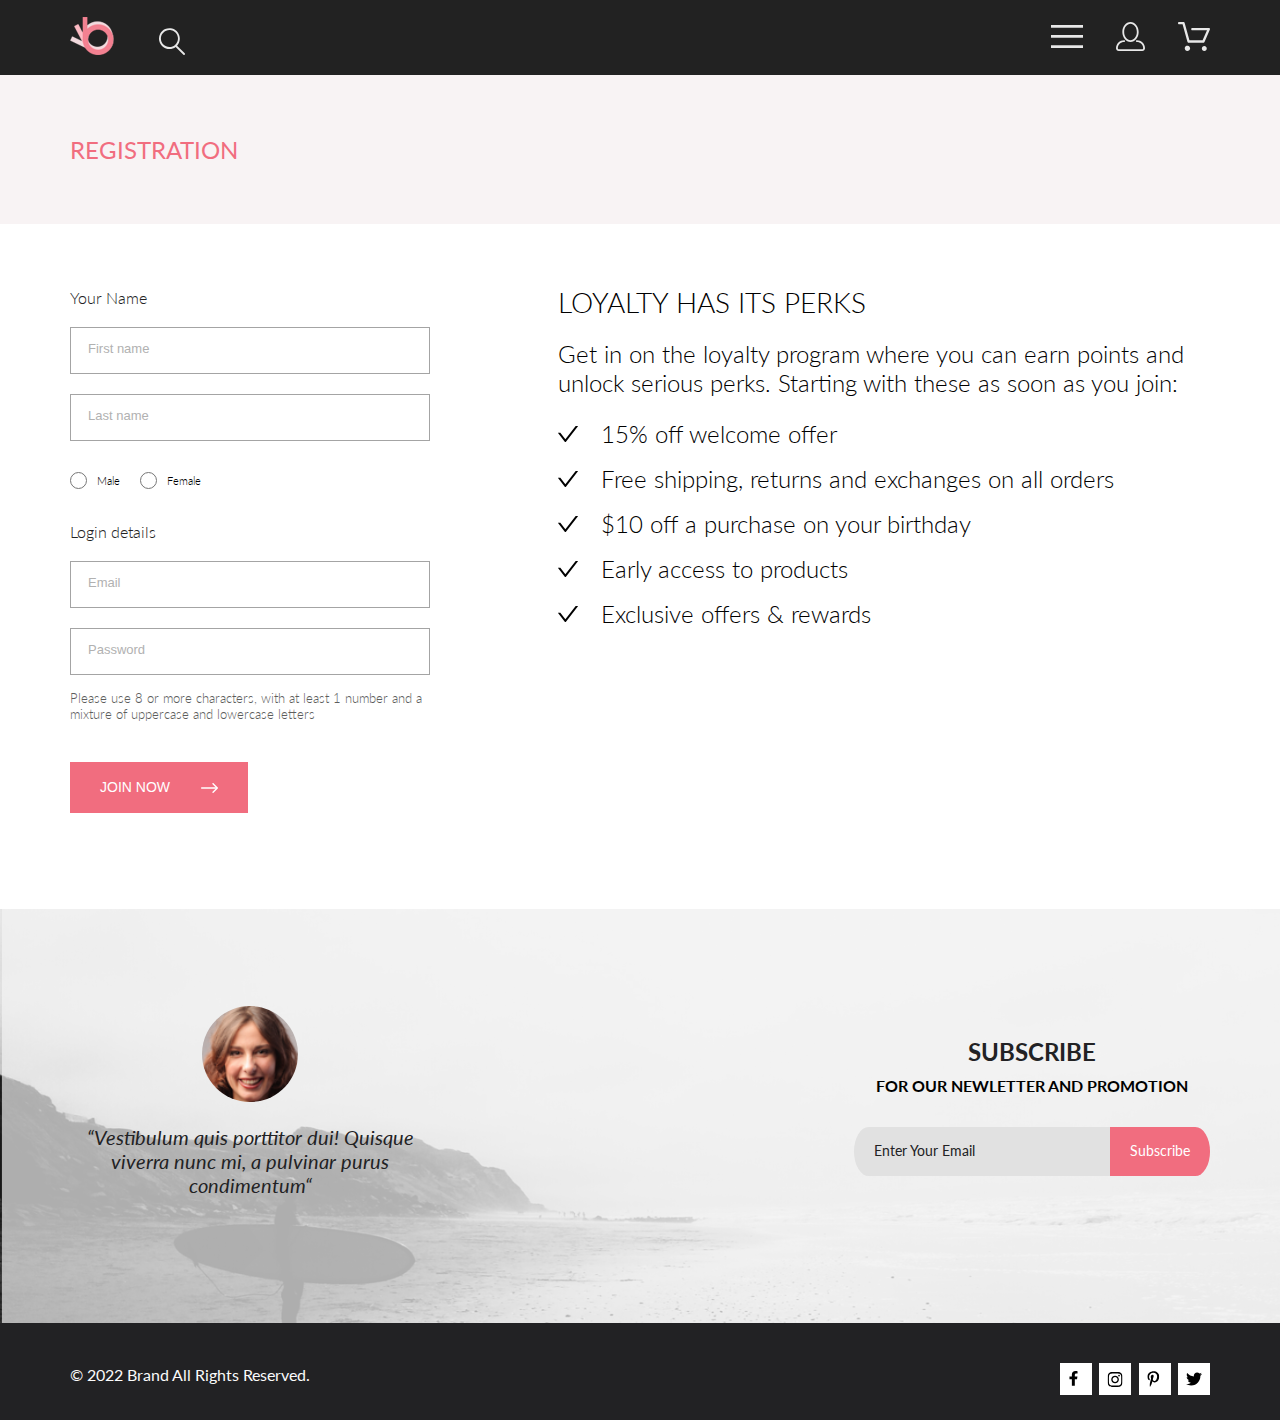
<file: pages/regisration.html>
<!DOCTYPE html>
<html lang="en">
  <head>
    <meta charset="UTF-8" />
    <meta name="viewport" content="width=device-width, initial-scale=1.0" />
    <title>Registration</title>
    <link rel="stylesheet" href="../css/style.css" />
  </head>
  <body>
    <div class="container">
      <header class="header center">
        <div class="header__left">
          <a href="../index.html" class="header__left-logo"
            ><img src="../img/Group2.png" alt="logo"
          /></a>
          <a href="#" class="header__left-search"
            ><svg
              width="26"
              height="27"
              viewBox="0 0 26 27"
              fill="none"
              xmlns="http://www.w3.org/2000/svg"
            >
              <path
                d="M18.0589 17.6251C19.6705 15.865 20.6275 13.6039 20.769 11.2216C20.9106 8.83932 20.2281 6.48088 18.8362 4.54232C17.4443 2.60377 15.4278 1.20318 13.1252 0.575765C10.8227 -0.0516554 8.37437 0.132305 6.19143 1.09675C4.0085 2.0612 2.22389 3.74739 1.1373 5.87217C0.0507149 7.99695 -0.271678 10.4309 0.224264 12.7653C0.720206 15.0997 2.00428 17.1923 3.86085 18.6919C5.71741 20.1914 8.0334 21.0064 10.4199 21.0001C12.6723 21.0031 14.8638 20.2691 16.6599 18.9101L24.4079 26.7171C24.4934 26.8061 24.5958 26.8772 24.7091 26.9261C24.8225 26.9751 24.9444 27.0009 25.0679 27.0021C25.1916 27.0024 25.314 26.9773 25.4276 26.9283C25.5411 26.8793 25.6434 26.8074 25.7279 26.7171C25.9018 26.5362 25.999 26.295 25.999 26.0441C25.999 25.7931 25.9018 25.5519 25.7279 25.371L18.0589 17.6251ZM1.88589 10.5001C1.89873 8.81477 2.41021 7.17101 3.35586 5.776C4.30151 4.38098 5.63899 3.29715 7.1997 2.66114C8.76042 2.02513 10.4745 1.86542 12.1258 2.20213C13.7772 2.53884 15.2919 3.3569 16.479 4.55319C17.6661 5.74948 18.4725 7.27044 18.7965 8.92433C19.1204 10.5782 18.9475 12.291 18.2995 13.8468C17.6515 15.4026 16.5574 16.7316 15.1551 17.6665C13.7529 18.6014 12.1052 19.1002 10.4199 19.1C8.14843 19.0892 5.97409 18.1775 4.3741 16.5652C2.77412 14.9528 1.87924 12.7715 1.88589 10.5001Z"
                fill="#E8E8E8"
              />
            </svg>
          </a>
        </div>
        <nav class="header__right">
          <div class="header__right-menu">
            <label for="burger"
              ><svg
                width="32"
                height="23"
                viewBox="0 0 32 23"
                fill="none"
                xmlns="http://www.w3.org/2000/svg"
              >
                <path
                  d="M0 23V20.31H32V23H0ZM0 12.76V10.07H32V12.76H0ZM0 2.69V0H32V2.69H0Z"
                  fill="#E8E8E8"
                />
              </svg>
            </label>
            <input id="burger" type="checkbox" />
            <nav class="header__nav">
              <div class="header__nav-content">
                <h3 class="header__nav-head">MENU</h3>
                <details class="header__nav-item">
                  <summary class="header__nav-heading">MAN</summary>
                  <div class="header__nav-link-box">
                    <a href="" class="header__nav-link">Accessories</a>
                    <a href="" class="header__nav-link">Bags</a>
                    <a href="" class="header__nav-link">Denim</a>
                    <a href="" class="header__nav-link">T-Shirts</a>
                  </div>
                </details>
                <details class="header__nav-item">
                  <summary class="header__nav-heading">WOMAN</summary>
                  <div class="header__nav-link-box">
                    <a href="" class="header__nav-link">Accessories</a>
                    <a href="" class="header__nav-link">Bags</a>
                    <a href="" class="header__nav-link">Denim</a>
                    <a href="" class="header__nav-link">T-Shirts</a>
                  </div>
                </details>
                <details class="header__nav-item">
                  <summary class="header__nav-heading">KIDS</summary>
                  <div class="header__nav-link-box">
                    <a href="" class="header__nav-link">Accessories</a>
                    <a href="" class="header__nav-link">Bags</a>
                    <a href="" class="header__nav-link">Denim</a>
                    <a href="" class="header__nav-link">T-Shirts</a>
                  </div>
                </details>
              </div>
            </nav>
          </div>
          <a
            href="regisration.html"
            class="header__right-link header__right-link_mobile"
          >
            <svg
              width="29"
              height="29"
              viewBox="0 0 29 29"
              fill="none"
              xmlns="http://www.w3.org/2000/svg"
            >
              <path
                d="M14.5 19.937C19 19.937 22.656 15.464 22.656 9.968C22.656 4.472 19 0 14.5 0C13.3631 0.0217413 12.2463 0.303398 11.2351 0.823397C10.2239 1.34339 9.34507 2.08794 8.66602 3C7.12663 4.99573 6.30819 7.45381 6.34399 9.974C6.34399 15.465 10 19.937 14.5 19.937ZM14.5 1.813C18 1.813 20.844 5.472 20.844 9.969C20.844 14.466 17.998 18.125 14.5 18.125C11.002 18.125 8.15603 14.465 8.15503 9.969C8.15403 5.473 11 1.813 14.5 1.813ZM20.844 18.125C20.6036 18.125 20.373 18.2205 20.203 18.3905C20.033 18.5605 19.9375 18.7911 19.9375 19.0315C19.9375 19.2719 20.033 19.5025 20.203 19.6725C20.373 19.8425 20.6036 19.938 20.844 19.938C22.526 19.9399 24.1386 20.6088 25.3279 21.7982C26.5172 22.9875 27.1861 24.6 27.188 26.282C27.1875 26.5221 27.0918 26.7523 26.922 26.9221C26.7522 27.0918 26.5221 27.1875 26.282 27.188H2.71997C2.47985 27.1875 2.24975 27.0918 2.07996 26.9221C1.91016 26.7523 1.81449 26.5221 1.81396 26.282C1.81608 24.6001 2.48517 22.9877 3.67444 21.7985C4.86371 20.6092 6.47608 19.9401 8.15796 19.938C8.39824 19.938 8.62868 19.8425 8.79858 19.6726C8.96849 19.5027 9.06396 19.2723 9.06396 19.032C9.06396 18.7917 8.96849 18.5613 8.79858 18.3914C8.62868 18.2215 8.39824 18.126 8.15796 18.126C5.99541 18.1279 3.92201 18.9875 2.39258 20.5164C0.863144 22.0453 0.00264777 24.1185 0 26.281C0.000794067 27.0019 0.287502 27.693 0.797241 28.2027C1.30698 28.7125 1.99811 28.9992 2.71899 29H26.282C27.0027 28.9989 27.6936 28.7121 28.2031 28.2024C28.7126 27.6927 28.9992 27.0017 29 26.281C28.9974 24.1187 28.1372 22.0457 26.6083 20.5168C25.0793 18.9878 23.0063 18.1276 20.844 18.125Z"
                fill="#E8E8E8"
              />
            </svg>
          </a>
          <a
            href="cart.html"
            class="header__right-link header__right-link_mobile"
          >
            <svg
              width="32"
              height="29"
              viewBox="0 0 32 29"
              fill="none"
              xmlns="http://www.w3.org/2000/svg"
            >
              <path
                d="M26.1998 29C25.5521 28.9738 24.9404 28.6948 24.4961 28.2227C24.0518 27.7506 23.8103 27.1232 23.8234 26.475C23.8365 25.8269 24.1032 25.2097 24.5662 24.7559C25.0292 24.3022 25.6516 24.048 26.2999 24.048C26.9482 24.048 27.5706 24.3022 28.0336 24.7559C28.4966 25.2097 28.7633 25.8269 28.7764 26.475C28.7895 27.1232 28.5479 27.7506 28.1036 28.2227C27.6593 28.6948 27.0477 28.9738 26.3999 29H26.1998ZM6.75183 26.32C6.75183 25.79 6.90901 25.2718 7.20349 24.8311C7.49797 24.3904 7.91654 24.0469 8.40625 23.844C8.89596 23.6412 9.43484 23.5881 9.95471 23.6915C10.4746 23.7949 10.9521 24.0502 11.3269 24.425C11.7017 24.7998 11.957 25.2773 12.0604 25.7972C12.1638 26.317 12.1107 26.8559 11.9078 27.3456C11.705 27.8353 11.3615 28.2539 10.9208 28.5483C10.4801 28.8428 9.96194 29 9.43188 29C9.07977 29.0003 8.73102 28.9311 8.40564 28.7966C8.08026 28.662 7.7846 28.4646 7.53552 28.2158C7.28645 27.9669 7.08891 27.6713 6.9541 27.3461C6.81929 27.0208 6.74988 26.6721 6.74988 26.32H6.75183ZM10.5519 20.686C10.2924 20.6868 10.0398 20.6024 9.83301 20.4457C9.62617 20.2891 9.47648 20.0689 9.40686 19.819L4.57385 2.36401H1.18091C0.867422 2.36401 0.566761 2.23947 0.345093 2.01781C0.123425 1.79614 -0.00109863 1.49549 -0.00109863 1.18201C-0.00109863 0.868519 0.123425 0.567873 0.345093 0.346205C0.566761 0.124537 0.867422 5.81268e-06 1.18091 5.81268e-06H5.46191C5.7214 -0.00080736 5.97394 0.0837201 6.18066 0.240568C6.38739 0.397416 6.53674 0.617884 6.60583 0.868006L11.4388 18.323H24.6168L28.9999 8.27501H14.3999C14.2417 8.27961 14.0843 8.25242 13.9368 8.19507C13.7893 8.13771 13.6548 8.05134 13.5413 7.94108C13.4277 7.83082 13.3375 7.69891 13.2759 7.55315C13.2143 7.40739 13.1825 7.25075 13.1825 7.0925C13.1825 6.93426 13.2143 6.77762 13.2759 6.63186C13.3375 6.4861 13.4277 6.35419 13.5413 6.24393C13.6548 6.13367 13.7893 6.0473 13.9368 5.98994C14.0843 5.93259 14.2417 5.90541 14.3999 5.91001H30.8129C31.0086 5.90996 31.2011 5.95866 31.3733 6.05172C31.5454 6.14478 31.6917 6.27926 31.7988 6.44301C31.9067 6.60729 31.9723 6.79569 31.9897 6.99145C32.0072 7.18721 31.976 7.38424 31.8989 7.565L26.4939 19.977C26.4015 20.1876 26.2499 20.3668 26.0574 20.4927C25.8649 20.6186 25.6399 20.6858 25.4099 20.686H10.5519Z"
                fill="#E8E8E8"
              />
            </svg>
          </a>
        </nav>
      </header>
      <section class="breadcrumbs breadcrumbs_one center">
        <h2 class="breadcrumbs__title">REGISTRATION</h2>
      </section>
      <div class="registration center">
        <div class="registration__reg-form">
          <form action="#" class="form">
            <div class="form__group">
              <h3 class="form__title">Your Name</h3>
              <input
                class="form__input form__input_light"
                type="text"
                placeholder="First name"
                required
                tabindex="1"
              />
              <input
                class="form__input form__input_light"
                type="text"
                placeholder="Last name"
                required
                tabindex="2"
              />
            </div>
            <div class="form__gender gender">
              <div class="gender__group">
                <input
                  class="gender__radio"
                  type="radio"
                  name="gender"
                  id="male"
                  tabindex="3"
                />
                <label class="gender__label" for="male">Male</label>
              </div>
              <div class="gender__group">
                <input
                  class="gender__radio"
                  type="radio"
                  name="gender"
                  id="female"
                  tabindex="4"
                />
                <label class="gender__label" for="female">Female</label>
              </div>
            </div>
            <div class="form__group">
              <h3 class="form__title">Login details</h3>
              <input
                class="form__input form__input_light"
                type="email"
                placeholder="Email"
                required
                tabindex="5"
              />
              <input
                class="form__input form__input_light"
                type="password"
                placeholder="Password"
                required
                tabindex="6"
              />
            </div>
            <p class="form__hint">
              Please use 8 or more characters, with at least 1 number and a
              mixture of uppercase and lowercase letters
            </p>
            <button type="submit" class="form__big-btn" tabindex="7">
              JOIN NOW
              <svg
                width="17"
                height="10"
                viewBox="0 0 17 10"
                fill="none"
                xmlns="http://www.w3.org/2000/svg"
              >
                <path
                  fill-rule="evenodd"
                  clip-rule="evenodd"
                  d="M11.54 0.208095C11.6058 0.142131 11.684 0.0897967 11.77 0.0540883C11.8561 0.01838 11.9483 0 12.0415 0C12.1347 0 12.2269 0.01838 12.313 0.0540883C12.399 0.0897967 12.4772 0.142131 12.543 0.208095L16.7929 4.458C16.8589 4.5238 16.9112 4.60196 16.9469 4.68802C16.9826 4.77407 17.001 4.86632 17.001 4.95949C17.001 5.05266 16.9826 5.14491 16.9469 5.23097C16.9112 5.31702 16.8589 5.39518 16.7929 5.46098L12.543 9.71089C12.41 9.84389 12.2296 9.91861 12.0415 9.91861C11.8534 9.91861 11.673 9.84389 11.54 9.71089C11.407 9.57788 11.3323 9.39749 11.3323 9.2094C11.3323 9.0213 11.407 8.84091 11.54 8.70791L15.2898 4.95949L11.54 1.21107C11.474 1.14528 11.4217 1.06711 11.386 0.981059C11.3503 0.895005 11.3319 0.802752 11.3319 0.709584C11.3319 0.616415 11.3503 0.524162 11.386 0.438109C11.4217 0.352055 11.474 0.273891 11.54 0.208095Z"
                  fill="white"
                />
                <path
                  fill-rule="evenodd"
                  clip-rule="evenodd"
                  d="M0 4.95948C0 4.77162 0.0746263 4.59146 0.207462 4.45862C0.340297 4.32579 0.52046 4.25116 0.708318 4.25116H15.583C15.7708 4.25116 15.951 4.32579 16.0838 4.45862C16.2167 4.59146 16.2913 4.77162 16.2913 4.95948C16.2913 5.14734 16.2167 5.3275 16.0838 5.46033C15.951 5.59317 15.7708 5.6678 15.583 5.6678H0.708318C0.52046 5.6678 0.340297 5.59317 0.207462 5.46033C0.0746263 5.3275 0 5.14734 0 4.95948Z"
                  fill="white"
                />
              </svg>
            </button>
          </form>
        </div>
        <div class="registration__advantages">
          <h3 class="registration__title">LOYALTY HAS ITS PERKS</h3>
          <p class="registration__text">
            Get in on the loyalty program where you can earn points and unlock
            serious perks. Starting with these as soon as you join:
          </p>
          <ul class="registration__ul">
            <li class="registration__li">
              <svg
                width="20"
                height="16"
                viewBox="0 0 20 16"
                fill="none"
                xmlns="http://www.w3.org/2000/svg"
              >
                <path
                  d="M19.8035 0H18.0904C17.8502 0 17.6222 0.111827 17.4752 0.303176L7.3702 13.2826L2.52481 7.05754C2.45151 6.96318 2.35808 6.88688 2.25153 6.83438C2.14499 6.78187 2.0281 6.75451 1.90963 6.75437H0.196467C0.032258 6.75437 -0.0584248 6.94572 0.0420614 7.07494L6.75503 15.6981C7.06874 16.1006 7.67166 16.1006 7.98782 15.6981L19.9579 0.318087C20.0584 0.191349 19.9677 0 19.8035 0Z"
                  fill="black"
                />
              </svg>
              15% off welcome offer
            </li>
            <li class="registration__li">
              <svg
                width="20"
                height="16"
                viewBox="0 0 20 16"
                fill="none"
                xmlns="http://www.w3.org/2000/svg"
              >
                <path
                  d="M19.8035 0H18.0904C17.8502 0 17.6222 0.111827 17.4752 0.303176L7.3702 13.2826L2.52481 7.05754C2.45151 6.96318 2.35808 6.88688 2.25153 6.83438C2.14499 6.78187 2.0281 6.75451 1.90963 6.75437H0.196467C0.032258 6.75437 -0.0584248 6.94572 0.0420614 7.07494L6.75503 15.6981C7.06874 16.1006 7.67166 16.1006 7.98782 15.6981L19.9579 0.318087C20.0584 0.191349 19.9677 0 19.8035 0Z"
                  fill="black"
                />
              </svg>
              Free shipping, returns and exchanges on all orders
            </li>
            <li class="registration__li">
              <svg
                width="20"
                height="16"
                viewBox="0 0 20 16"
                fill="none"
                xmlns="http://www.w3.org/2000/svg"
              >
                <path
                  d="M19.8035 0H18.0904C17.8502 0 17.6222 0.111827 17.4752 0.303176L7.3702 13.2826L2.52481 7.05754C2.45151 6.96318 2.35808 6.88688 2.25153 6.83438C2.14499 6.78187 2.0281 6.75451 1.90963 6.75437H0.196467C0.032258 6.75437 -0.0584248 6.94572 0.0420614 7.07494L6.75503 15.6981C7.06874 16.1006 7.67166 16.1006 7.98782 15.6981L19.9579 0.318087C20.0584 0.191349 19.9677 0 19.8035 0Z"
                  fill="black"
                />
              </svg>
              $10 off a purchase on your birthday
            </li>
            <li class="registration__li">
              <svg
                width="20"
                height="16"
                viewBox="0 0 20 16"
                fill="none"
                xmlns="http://www.w3.org/2000/svg"
              >
                <path
                  d="M19.8035 0H18.0904C17.8502 0 17.6222 0.111827 17.4752 0.303176L7.3702 13.2826L2.52481 7.05754C2.45151 6.96318 2.35808 6.88688 2.25153 6.83438C2.14499 6.78187 2.0281 6.75451 1.90963 6.75437H0.196467C0.032258 6.75437 -0.0584248 6.94572 0.0420614 7.07494L6.75503 15.6981C7.06874 16.1006 7.67166 16.1006 7.98782 15.6981L19.9579 0.318087C20.0584 0.191349 19.9677 0 19.8035 0Z"
                  fill="black"
                />
              </svg>
              Early access to products
            </li>
            <li class="registration__li">
              <svg
                width="20"
                height="16"
                viewBox="0 0 20 16"
                fill="none"
                xmlns="http://www.w3.org/2000/svg"
              >
                <path
                  d="M19.8035 0H18.0904C17.8502 0 17.6222 0.111827 17.4752 0.303176L7.3702 13.2826L2.52481 7.05754C2.45151 6.96318 2.35808 6.88688 2.25153 6.83438C2.14499 6.78187 2.0281 6.75451 1.90963 6.75437H0.196467C0.032258 6.75437 -0.0584248 6.94572 0.0420614 7.07494L6.75503 15.6981C7.06874 16.1006 7.67166 16.1006 7.98782 15.6981L19.9579 0.318087C20.0584 0.191349 19.9677 0 19.8035 0Z"
                  fill="black"
                />
              </svg>
              Exclusive offers & rewards
            </li>
          </ul>
        </div>
      </div>
      <section class="subscribe center">
        <div class="subscribe__block">
          <div class="subscribe__left">
            <div class="subscribe__left-img">
              <img src="../img/Intersect.svg" alt="img" />
            </div>
            <div class="subscribe__left-text">
              “Vestibulum quis porttitor dui! Quisque viverra nunc mi, a
              pulvinar purus condimentum“
            </div>
          </div>
          <div class="subscribe__right">
            <h3 class="subscribe__right-title">SUBSCRIBE</h3>
            <h4 class="subscribe__subtitle">FOR OUR NEWLETTER AND PROMOTION</h4>
            <div class="subscribe__rigth-form">
              <form action="#">
                <input
                  class="subscribe__input"
                  type="email"
                  placeholder="Enter Your Email"
                />
                <button class="subscribe__btn" type="submit">Subscribe</button>
              </form>
            </div>
          </div>
        </div>
      </section>
      <footer class="footer center">
        <div class="footer__left">© 2022 Brand All Rights Reserved.</div>
        <div class="footer__right">
          <div class="footer__icon">
            <a class="footer__link" href="#"
              ><img src="../img/facebook-f-brands31.svg" alt="facebook link"
            /></a>
          </div>
          <div class="footer__icon">
            <a class="footer__link" href="#"
              ><img src="../img/instagram-brands1.svg" alt="instagram link"
            /></a>
          </div>
          <div class="footer__icon">
            <a class="footer__link" href="#"
              ><img src="../img/pinterest-p-brands1.svg" alt="p link"
            /></a>
          </div>
          <div class="footer__icon">
            <a class="footer__link" href="#"
              ><img src="../img/twitter-brands1.svg" alt="x link"
            /></a>
          </div>
        </div>
      </footer>
    </div>
  </body>
</html>
</file>
<file: css/style.css>
@import url("https://fonts.googleapis.com/css2?family=Lato:wght@300;400;700;900&display=swap");
.header {
  position: relative;
  background: rgb(34, 34, 34);
  height: 75px;
  display: -webkit-box;
  display: -ms-flexbox;
  display: flex;
  -webkit-box-pack: justify;
      -ms-flex-pack: justify;
          justify-content: space-between;
  -webkit-box-align: center;
      -ms-flex-align: center;
          align-items: center;
}
.header__left-logo {
  margin-right: 41px;
}
.header__left-search {
  -webkit-transition: all 0.4s;
  transition: all 0.4s;
}
.header__left-search:hover path {
  fill: #F16D7F;
}
.header__right {
  display: -webkit-box;
  display: -ms-flexbox;
  display: flex;
  -webkit-box-align: center;
      -ms-flex-align: center;
          align-items: center;
}
.header__right-link {
  margin-left: 33px;
  -webkit-transition: all 0.4s;
  transition: all 0.4s;
}
.header__right-link:hover path {
  fill: #F16D7F;
}
.header__right-menu {
  cursor: pointer;
  background: transparent;
  -webkit-transition: all 0.4s;
  transition: all 0.4s;
}
.header__right-menu:hover path {
  fill: #F16D7F;
}
.header__nav {
  position: absolute;
  display: none;
  top: 75px;
  right: -500px;
  background: rgb(255, 255, 255);
  -webkit-box-shadow: 6px 4px 35px rgba(0, 0, 0, 0.21);
          box-shadow: 6px 4px 35px rgba(0, 0, 0, 0.21);
  -webkit-transition: right 0.5s;
  transition: right 0.5s;
  width: 232px;
  -webkit-box-sizing: border-box;
          box-sizing: border-box;
}
.header #burger {
  position: absolute;
  left: -9999999999px;
  visibility: hidden;
}
.header #burger:checked ~ .header__nav {
  display: block;
  z-index: 20;
  right: 0;
}
.header__nav-content {
  padding: 32px;
  display: -webkit-box;
  display: -ms-flexbox;
  display: flex;
  -webkit-box-orient: vertical;
  -webkit-box-direction: normal;
      -ms-flex-direction: column;
          flex-direction: column;
  text-align: left;
  gap: 20px;
}
.header__nav-heading {
  font-size: 14px;
  font-weight: 400;
  line-height: 17px;
  cursor: pointer;
  -webkit-transition: color 0.3s;
  transition: color 0.3s;
}
.header__nav-heading:hover {
  color: #F16D7F;
}
.header__nav-item[open] .header__nav-heading {
  color: #F16D7F;
}
.header__nav-link-box {
  margin-top: 12px;
  padding-left: 22px;
  display: -webkit-box;
  display: -ms-flexbox;
  display: flex;
  -webkit-box-orient: vertical;
  -webkit-box-direction: normal;
      -ms-flex-direction: column;
          flex-direction: column;
  gap: 12px;
}
.header__nav-link {
  color: rgb(111, 110, 110);
  -webkit-transition: color 0.3s;
  transition: color 0.3s;
}
.header__nav-link:hover {
  color: #F16D7F;
}

footer {
  background: rgb(34, 34, 36);
  display: -webkit-box;
  display: -ms-flexbox;
  display: flex;
  -webkit-box-pack: justify;
      -ms-flex-pack: justify;
          justify-content: space-between;
  -ms-flex-wrap: wrap;
      flex-wrap: wrap;
  -webkit-box-align: center;
      -ms-flex-align: center;
          align-items: center;
  padding-top: 30px;
  padding-bottom: 25px;
}

.footer__left {
  color: rgb(251, 251, 251);
  font-family: Lato;
  font-size: 16px;
  font-weight: 400;
  line-height: 19px;
}

.footer__right {
  margin-top: 10px;
  display: -webkit-box;
  display: -ms-flexbox;
  display: flex;
  gap: 7.5px;
}

.footer__icon {
  width: 32px;
  height: 32px;
  background-color: #fff;
  -webkit-box-sizing: border-box;
          box-sizing: border-box;
  -webkit-transition: 0.3s;
  transition: 0.3s;
}

.footer__icon:hover {
  background-color: rgb(241, 109, 127);
}

.footer__link img {
  padding: 8px;
}

.footer__link img:hover {
  -webkit-filter: invert(98%) sepia(11%) saturate(7%) hue-rotate(243deg) brightness(112%) contrast(100%);
          filter: invert(98%) sepia(11%) saturate(7%) hue-rotate(243deg) brightness(112%) contrast(100%);
}

.breadcrumbs {
  display: -webkit-box;
  display: -ms-flexbox;
  display: flex;
  -webkit-box-pack: justify;
      -ms-flex-pack: justify;
          justify-content: space-between;
  -webkit-box-align: center;
      -ms-flex-align: center;
          align-items: center;
  padding-top: 60px;
  padding-bottom: 60px;
  background: #f8f3f4;
}
.breadcrumbs__title {
  color: #F16D7F;
  font-family: Lato;
  font-size: 24px;
  font-weight: 400;
  line-height: 29px;
}
.breadcrumbs__nav {
  color: rgb(93, 93, 93);
}
.breadcrumbs__link {
  color: rgb(93, 93, 93);
  font-weight: 300;
  font-size: 14px;
  -webkit-transition: all 0.4s;
  transition: all 0.4s;
}
.breadcrumbs__link:hover {
  color: #F16D7F;
  font-weight: 700;
}
.breadcrumbs__link::after {
  content: "/";
  color: rgb(93, 93, 93) !important;
  font-weight: 300 !important;
  padding-left: 4px;
  padding-right: 4px;
}
.breadcrumbs__link:last-of-type {
  color: #F16D7F;
  font-weight: 700;
}
.breadcrumbs__link:last-of-type::after {
  content: none;
}

@media screen and (max-width: 767px) {
  .breadcrumbs {
    -ms-flex-wrap: wrap;
        flex-wrap: wrap;
    -webkit-box-pack: center;
        -ms-flex-pack: center;
            justify-content: center;
    gap: 32px;
    padding-top: 24px;
    padding-bottom: 46px;
  }
  .breadcrumbs_one {
    padding-top: 60px;
    padding-bottom: 60px;
  }
}
.slider {
  position: relative;
  -webkit-box-sizing: border-box;
          box-sizing: border-box;
  max-width: 100%;
  background: #F7F7F7;
  display: -webkit-box;
  display: -ms-flexbox;
  display: flex;
  -webkit-box-pack: center;
      -ms-flex-pack: center;
          justify-content: center;
  -webkit-box-align: center;
      -ms-flex-align: center;
          align-items: center;
}
.slider__img {
  padding-top: 11px;
  padding-bottom: 42px;
}
.slider__arrow-back {
  position: absolute;
  top: 50%;
  left: 0;
}
.slider__arrow-next {
  position: absolute;
  top: 50%;
  right: 0;
}
.slider__arrow {
  background: rgba(42, 42, 42, 0.15);
  padding: 12px 16px;
}

.product__content {
  margin-top: -65px;
  margin-bottom: 128px;
  padding: 65px;
  position: relative;
  z-index: 20;
  background: rgb(255, 255, 255);
  border: 1px solid #eaeaea;
  display: -webkit-box;
  display: -ms-flexbox;
  display: flex;
  -webkit-box-orient: vertical;
  -webkit-box-direction: normal;
      -ms-flex-direction: column;
          flex-direction: column;
  -webkit-box-pack: center;
      -ms-flex-pack: center;
          justify-content: center;
  -webkit-box-align: center;
      -ms-flex-align: center;
          align-items: center;
}
.product__category {
  position: relative;
  margin-bottom: 28px;
  color: #F16D7F;
  font-size: 14px;
  font-weight: 300;
  line-height: 17px;
}
.product__category::after {
  position: absolute;
  top: 28px;
  left: 27%;
  content: "";
  width: 63px;
  height: 3.03px;
  background: #F16D7F;
}
.product__title {
  color: rgb(93, 93, 93);
  font-size: 18px;
  font-weight: 300;
  line-height: 22px;
  margin-bottom: 48px;
}
.product__desc {
  color: rgb(93, 93, 93);
  max-width: 555px;
  min-width: 326px;
  text-align: center;
  font-size: 14px;
  font-weight: 300;
  line-height: 17px;
  margin-bottom: 32px;
}
.product__price {
  position: relative;
  color: #F16D7F;
  font-size: 24px;
  font-weight: 300;
  line-height: 29px;
  padding-bottom: 65px;
  margin-bottom: 130px;
}
.product__price::after {
  position: absolute;
  top: 115px;
  left: -280px;
  content: "";
  width: 641px;
  border: 1px solid rgb(234, 234, 234);
}
.product__btn {
  margin-top: 48px;
  display: -webkit-box;
  display: -ms-flexbox;
  display: flex;
  -webkit-box-align: center;
      -ms-flex-align: center;
          align-items: center;
  gap: 15px;
  padding: 14px 56px 14px 24px;
  color: #F16D7F;
  font-size: 16px;
  font-weight: 400;
  line-height: 19px;
  border: 1px solid #F16D7F;
  outline: none;
  background: transparent;
  margin-bottom: 60px;
  -webkit-transition: all 0.5s;
  transition: all 0.5s;
}
.product__btn path {
  fill: #F16D7F;
}
.product__btn:hover {
  color: rgb(255, 255, 255);
  border: 1px solid rgb(255, 255, 255);
  background-color: #F16D7F;
}
.product__btn:hover path {
  fill: rgb(255, 255, 255);
}

.product-list {
  display: -webkit-box;
  display: -ms-flexbox;
  display: flex;
  -webkit-box-pack: center;
      -ms-flex-pack: center;
          justify-content: center;
  -webkit-box-align: center;
      -ms-flex-align: center;
          align-items: center;
  -ms-flex-wrap: wrap;
      flex-wrap: wrap;
  gap: 30px;
  margin-bottom: 128px;
}

@media screen and (max-width: 1024px) {
  .product {
    padding-left: 0 !important;
    padding-right: 0 !important;
  }
  .product-list {
    gap: 16px;
  }
  .goods__item_hidden {
    display: none;
  }
}
@media screen and (max-width: 767px) {
  .product__content {
    margin-bottom: 64px;
  }
  .product__title {
    margin-bottom: 32px;
  }
  .product__price {
    margin-bottom: 82px;
  }
  .product__price::after {
    position: absolute;
    top: 60px;
    left: -60px;
    width: 175px;
  }
  .product-list {
    margin-bottom: 64px;
  }
}
summary {
  display: block;
}

summary::-webkit-details-marker {
  display: none;
}

.catalog {
  padding-top: 52px;
  padding-bottom: 96px;
}
.catalog__filter-block {
  display: -webkit-box;
  display: -ms-flexbox;
  display: flex;
  gap: 34%;
}
.catalog__filter-sort {
  position: relative;
}
.catalog__filter {
  position: absolute;
  -webkit-box-sizing: border-box;
          box-sizing: border-box;
  width: 360px;
  z-index: 10;
}
.catalog__filter[open] {
  padding: 13px 16px 16px;
  margin-top: -13px;
  background: #fff;
  z-index: 11;
  -webkit-box-shadow: 6px 4px 35px rgba(0, 0, 0, 0.21);
          box-shadow: 6px 4px 35px rgba(0, 0, 0, 0.21);
}
.catalog__filter[open] .catalog__filter-heading {
  color: #F16D7F;
}
.catalog__filter[open] path {
  fill: #F16D7F;
}
.catalog__filter-summary {
  outline: none;
  border: none;
  background: transparent;
  display: -webkit-box;
  display: -ms-flexbox;
  display: flex;
  gap: 11px;
  -webkit-box-align: center;
      -ms-flex-align: center;
          align-items: center;
  cursor: pointer;
}
.catalog__filter-heading {
  font-size: 14px;
  font-weight: 600;
  line-height: 17px;
}
.catalog__filter-item {
  margin-top: 16px;
}
.catalog__filter-item[open] .catalog__f-item-heading {
  color: #F16D7F;
}
.catalog__f-item-heading {
  padding: 8px 11px;
  font-size: 14px;
  font-weight: 400;
  line-height: 17px;
  cursor: pointer;
  border-bottom: 1px solid #ebebeb;
  border-left: 5px solid #F16D7F;
}
.catalog__filter-link-box {
  padding: 24px 16px;
  display: -webkit-box;
  display: -ms-flexbox;
  display: flex;
  -webkit-box-orient: vertical;
  -webkit-box-direction: normal;
      -ms-flex-direction: column;
          flex-direction: column;
  gap: 11px;
}
.catalog__filter-link {
  color: rgb(111, 110, 110);
  font-size: 14px;
  font-weight: 400;
  line-height: 17px;
  -webkit-transition: color ease 0.2s;
  transition: color ease 0.2s;
}
.catalog__filter-link:hover {
  color: #F16D7F;
}
.catalog__product-list {
  display: grid;
  grid-template-columns: repeat(3, 1fr);
  grid-template-rows: repeat(3, 1fr);
  gap: 30px;
  margin-top: 64px;
}
.catalog__pagination-block {
  margin-top: 48px;
  display: -webkit-box;
  display: -ms-flexbox;
  display: flex;
  -webkit-box-pack: center;
      -ms-flex-pack: center;
          justify-content: center;
  -webkit-box-align: center;
      -ms-flex-align: center;
          align-items: center;
}
.catalog__pagination {
  padding: 12px 16px;
  border: 1px solid rgb(235, 235, 235);
  color: rgb(93, 93, 93);
  display: -webkit-box;
  display: -ms-flexbox;
  display: flex;
  -webkit-box-align: center;
      -ms-flex-align: center;
          align-items: center;
  gap: 16px;
}

@media screen and (max-width: 1024px) {
  .catalog {
    padding-top: 24px;
    padding-bottom: 63px;
  }
  .catalog__filter-block {
    -webkit-box-pack: justify;
        -ms-flex-pack: justify;
            justify-content: space-between;
  }
  .catalog__product-list {
    display: grid;
    grid-template-columns: repeat(2, 1fr);
    gap: 16px;
    margin-top: 40px;
  }
  .catalog__pagination-block {
    margin-top: 40px;
  }
}
@media screen and (max-width: 767px) {
  .catalog__filter-block {
    display: -webkit-box;
    display: -ms-flexbox;
    display: flex;
    gap: 60px;
  }
  .catalog__filter-summary {
    width: 37.5px;
    height: 25px;
  }
  .catalog__filter-heading_mobile {
    display: none;
  }
  .catalog__filter-icon {
    width: 37.5px;
    height: 25px;
  }
  .catalog__product-list {
    display: grid;
    grid-template-columns: repeat(1, 1fr);
    justify-items: center;
  }
}
.sort {
  position: relative;
  display: -webkit-box;
  display: -ms-flexbox;
  display: flex;
  -webkit-box-align: center;
      -ms-flex-align: center;
          align-items: center;
  gap: 28px;
  z-index: 10;
}
.sort__list {
  cursor: pointer;
}
.sort__summary {
  display: -webkit-box;
  display: -ms-flexbox;
  display: flex;
  -webkit-box-align: center;
      -ms-flex-align: center;
          align-items: center;
  gap: 10px;
  margin-bottom: 5px;
}
.sort__heading {
  color: rgb(111, 110, 110);
  font-size: 14px;
  font-weight: 400;
  line-height: 17px;
}
.sort__content {
  position: absolute;
  margin-left: -9px;
  padding: 7px 30px 11px 9px;
  display: -webkit-box;
  display: -ms-flexbox;
  display: flex;
  -webkit-box-orient: vertical;
  -webkit-box-direction: normal;
      -ms-flex-direction: column;
          flex-direction: column;
  gap: 6px;
  z-index: 10;
  -webkit-box-shadow: 6px 4px 35px 0px rgba(0, 0, 0, 0.21);
          box-shadow: 6px 4px 35px 0px rgba(0, 0, 0, 0.21);
  background: rgb(255, 255, 255);
}
.sort__check {
  display: -webkit-box;
  display: -ms-flexbox;
  display: flex;
  gap: 9px;
  color: rgb(111, 110, 110);
  font-size: 14px;
  font-weight: 400;
  line-height: 16px;
}

@media screen and (max-width: 767px) {
  .sort {
    gap: 19px;
  }
}
.form {
  width: 360px;
  display: -webkit-box;
  display: -ms-flexbox;
  display: flex;
  -webkit-box-orient: vertical;
  -webkit-box-direction: normal;
      -ms-flex-direction: column;
          flex-direction: column;
}
.form__group {
  display: -webkit-box;
  display: -ms-flexbox;
  display: flex;
  -webkit-box-orient: vertical;
  -webkit-box-direction: normal;
      -ms-flex-direction: column;
          flex-direction: column;
  gap: 20px;
}
.form__title {
  color: rgb(34, 34, 34);
  font-size: 16px;
  font-weight: 300;
  line-height: 19px;
}
.form__input {
  outline: none;
  font-size: 13px;
  font-weight: 300;
  line-height: 16px;
  padding-top: 13px;
  padding-left: 17px;
  padding-bottom: 16px;
  border: 1px solid rgb(164, 164, 164);
  -webkit-transition: all 0.4s;
  transition: all 0.4s;
}
.form__input:focus {
  -webkit-transform: scale(1.01);
          transform: scale(1.01);
  -webkit-box-shadow: 12px 8px 18px 0px rgba(0, 0, 0, 0.13);
          box-shadow: 12px 8px 18px 0px rgba(0, 0, 0, 0.13);
}
.form__input_light::-webkit-input-placeholder {
  color: #b1b1b1;
}
.form__input_light::-moz-placeholder {
  color: #b1b1b1;
}
.form__input_light:-ms-input-placeholder {
  color: #b1b1b1;
}
.form__input_light::-ms-input-placeholder {
  color: #b1b1b1;
}
.form__input_light::placeholder {
  color: #b1b1b1;
}
.form__btn {
  cursor: pointer;
  outline: none;
  -webkit-box-sizing: border-box;
          box-sizing: border-box;
  padding: 10px 14px 12px 14px;
  width: 108px;
  overflow: none;
  background: transparent;
  border: 1px solid rgb(164, 164, 164);
  color: rgb(93, 93, 93);
  font-size: 11px;
  font-weight: 300;
  line-height: 13px;
  -webkit-transition: all 0.4s;
  transition: all 0.4s;
}
.form__btn:hover {
  -webkit-transform: scale(1.03);
          transform: scale(1.03);
  color: white;
  background-color: #F16D7F;
  border-color: #F16D7F;
  -webkit-box-shadow: 12px 10px 18px 0px rgba(0, 0, 0, 0.13);
          box-shadow: 12px 10px 18px 0px rgba(0, 0, 0, 0.13);
}
.form__btn:focus {
  -webkit-transform: scale(1.03);
          transform: scale(1.03);
  color: white;
  background-color: #F16D7F;
  border-color: #F16D7F;
  -webkit-box-shadow: 12px 10px 18px 0px rgba(0, 0, 0, 0.13);
          box-shadow: 12px 10px 18px 0px rgba(0, 0, 0, 0.13);
}
.form__hint {
  margin-top: 15px;
  margin-bottom: 40px;
  color: rgb(93, 93, 93);
  font-size: 13px;
  font-weight: 300;
  line-height: 16px;
}
.form__big-btn {
  cursor: pointer;
  outline: none;
  width: 178px;
  background: #F16D7F;
  border: 1px solid #F16D7F;
  padding: 16px 29px;
  display: -webkit-box;
  display: -ms-flexbox;
  display: flex;
  gap: 31px;
  -webkit-box-align: center;
      -ms-flex-align: center;
          align-items: center;
  color: white;
  font-size: 14px;
  font-weight: 400;
  line-height: 17px;
  -webkit-transition: all 0.4s;
  transition: all 0.4s;
}
.form__big-btn:hover {
  -webkit-transform: scale(1.03);
          transform: scale(1.03);
  color: #F16D7F;
  background-color: white;
  -webkit-box-shadow: 12px 10px 18px 0px rgba(0, 0, 0, 0.13);
          box-shadow: 12px 10px 18px 0px rgba(0, 0, 0, 0.13);
}
.form__big-btn:hover path {
  fill: #F16D7F;
}
.form__big-btn:focus {
  -webkit-transform: scale(1.03);
          transform: scale(1.03);
  color: #F16D7F;
  background-color: white;
  -webkit-box-shadow: 12px 10px 18px 0px rgba(0, 0, 0, 0.13);
          box-shadow: 12px 10px 18px 0px rgba(0, 0, 0, 0.13);
}
.form__big-btn:focus path {
  fill: #F16D7F;
}

.gender {
  margin-top: 31px;
  margin-bottom: 33px;
  display: -webkit-box;
  display: -ms-flexbox;
  display: flex;
  -webkit-box-align: center;
      -ms-flex-align: center;
          align-items: center;
  gap: 20px;
}
.gender__group {
  display: -webkit-box;
  display: -ms-flexbox;
  display: flex;
  gap: 10px;
  -webkit-box-align: center;
      -ms-flex-align: center;
          align-items: center;
}
.gender__radio {
  cursor: pointer;
  width: 17px;
  height: 17px;
}
.gender__label {
  font-size: 11px;
  font-weight: 300;
  line-height: 13px;
}

.cart {
  display: -webkit-box;
  display: -ms-flexbox;
  display: flex;
  -webkit-box-pack: justify;
      -ms-flex-pack: justify;
          justify-content: space-between;
  padding-top: 96px;
  padding-bottom: 128px;
}
.cart__left {
  max-width: 652px;
}
.cart__products {
  display: -webkit-box;
  display: -ms-flexbox;
  display: flex;
  -webkit-box-orient: vertical;
  -webkit-box-direction: normal;
      -ms-flex-direction: column;
          flex-direction: column;
  gap: 40px;
}
.cart__item {
  display: -webkit-box;
  display: -ms-flexbox;
  display: flex;
  max-height: 306px;
  -webkit-box-shadow: 17px 19px 24px 0px rgba(0, 0, 0, 0.13);
          box-shadow: 17px 19px 24px 0px rgba(0, 0, 0, 0.13);
}
.cart__product-content {
  position: relative;
  padding: 22px 97px 62px 31px;
  max-width: 222px;
}
.cart__product-close {
  position: absolute;
  top: 22px;
  right: 22px;
  -webkit-transition: all 0.3s;
  transition: all 0.3s;
}
.cart__product-close:hover {
  -webkit-transform: scale(1.2);
          transform: scale(1.2);
}
.cart__product-close:hover path {
  fill: #F16D7F;
}
.cart__product-title {
  margin-bottom: 71px;
  font-size: 24px;
  font-weight: 400;
  line-height: 29px;
}
.cart__product-desc {
  margin: 0;
  color: rgb(93, 93, 93);
  font-size: 22px;
  font-weight: 400;
  line-height: 26px;
}
.cart__product-price_selected {
  color: #F16D7F;
}
.cart__product-quantity {
  display: -webkit-box;
  display: -ms-flexbox;
  display: flex;
  gap: 32px;
}
.cart__product-quantity_amount {
  border: 1px solid rgb(234, 234, 234);
  width: 24px;
  height: 25px;
  padding-left: 14px;
}
.cart__btns {
  margin-top: 72px;
  display: -webkit-box;
  display: -ms-flexbox;
  display: flex;
  -webkit-box-pack: justify;
      -ms-flex-pack: justify;
          justify-content: space-between;
  -webkit-box-align: center;
      -ms-flex-align: center;
          align-items: center;
}
.cart__btn {
  cursor: pointer;
  padding: 16px 40px;
  outline: none;
  border: 1px solid #a4a4a4;
  background: transparent;
  font-size: 14px;
  font-weight: 300;
  line-height: 17px;
  -webkit-transition: all 0.4s;
  transition: all 0.4s;
}
.cart__btn:hover {
  color: white;
  background-color: #F16D7F;
  border-color: #F16D7F;
  -webkit-box-shadow: 12px 8px 18px 0px rgba(0, 0, 0, 0.13);
          box-shadow: 12px 8px 18px 0px rgba(0, 0, 0, 0.13);
}
.cart__right {
  display: -webkit-box;
  display: -ms-flexbox;
  display: flex;
  -webkit-box-orient: vertical;
  -webkit-box-direction: normal;
      -ms-flex-direction: column;
          flex-direction: column;
  gap: 57px;
}
.cart__total {
  background: rgb(245, 243, 243);
  display: -webkit-box;
  display: -ms-flexbox;
  display: flex;
  -webkit-box-orient: vertical;
  -webkit-box-direction: normal;
      -ms-flex-direction: column;
          flex-direction: column;
  -webkit-box-align: end;
      -ms-flex-align: end;
          align-items: flex-end;
  padding: 40px 44px 42px 44px;
  color: rgb(93, 93, 93);
}
.cart__sub-total {
  display: -webkit-box;
  display: -ms-flexbox;
  display: flex;
  gap: 20px;
  font-size: 11px;
  font-weight: 400;
  line-height: 13px;
  margin-bottom: 13px;
}
.cart__grand-total {
  display: -webkit-box;
  display: -ms-flexbox;
  display: flex;
  gap: 20px;
  font-size: 16px;
  font-weight: 400;
  line-height: 19px;
  margin-bottom: 39px;
}
.cart__grand-total_price {
  font-weight: 700;
  color: #F16D7F;
}
.cart__checkout-btn {
  position: relative;
  cursor: pointer;
  padding: 15px 43px 16px 41px;
  outline: none;
  border: none;
  font-size: 16px;
  font-weight: 300;
  line-height: 19px;
  color: white;
  background-color: #F16D7F;
  -webkit-transition: all 0.4s;
  transition: all 0.4s;
}
.cart__checkout-btn::before {
  content: "";
  height: 1px;
  width: 100%;
  background-color: rgb(226, 226, 226);
  position: absolute;
  top: -17px;
  right: 0;
}
.cart__checkout-btn:hover {
  color: #F16D7F;
  background-color: white;
  -webkit-box-shadow: 12px 8px 18px 0px rgba(0, 0, 0, 0.13);
          box-shadow: 12px 8px 18px 0px rgba(0, 0, 0, 0.13);
}

@media screen and (max-width: 1024px) {
  .cart {
    padding-top: 59px;
    -webkit-box-orient: vertical;
    -webkit-box-direction: normal;
        -ms-flex-direction: column;
            flex-direction: column;
    gap: 64px;
  }
  .cart__left {
    max-width: 734px;
  }
  .cart__product-close {
    right: -84px;
  }
  .cart__btns {
    margin-top: 62px;
    -webkit-box-pack: center;
        -ms-flex-pack: center;
            justify-content: center;
    gap: 48px;
  }
  .cart__right {
    -webkit-box-orient: horizontal;
    -webkit-box-direction: normal;
        -ms-flex-direction: row;
            flex-direction: row;
    gap: 15px;
    -webkit-box-align: center;
        -ms-flex-align: center;
            align-items: center;
  }
  .cart__checkout-btn {
    padding: 16px 30px;
  }
}
@media screen and (max-width: 767px) {
  .cart {
    -webkit-box-sizing: border-box;
            box-sizing: border-box;
    -webkit-box-align: center;
        -ms-flex-align: center;
            align-items: center;
    padding-top: 59px;
    -webkit-box-orient: vertical;
    -webkit-box-direction: normal;
        -ms-flex-direction: column;
            flex-direction: column;
    gap: 64px;
  }
  .cart__left {
    max-width: 358px;
  }
  .cart__product-content {
    position: relative;
    padding: 14px 52px 36px 17px;
    max-width: 150px;
  }
  .cart__product-img {
    max-width: 143.86px;
  }
  .cart__product-close {
    right: 12px;
    width: 9.88px;
    height: 11.06px;
  }
  .cart__product-title {
    margin-bottom: 26px;
    font-size: 16px;
  }
  .cart__product-desc {
    font-size: 14px;
  }
  .cart__product-quantity {
    gap: 16px;
  }
  .cart__right {
    width: 100%;
    -webkit-box-orient: vertical;
    -webkit-box-direction: normal;
        -ms-flex-direction: column;
            flex-direction: column;
    gap: 48px;
    -webkit-box-align: none;
        -ms-flex-align: none;
            align-items: none;
  }
  .cart__btns {
    margin-top: 30px;
    gap: 9px;
  }
  .cart__btn {
    padding: 8px 18px;
    font-size: 12px;
    font-weight: 300;
    line-height: 17px;
  }
}
@media screen and (max-width: 380px) {
  .cart__btn {
    padding: 6px 12px;
  }
}
.registration {
  padding-top: 64px;
  padding-bottom: 96px;
  display: -webkit-box;
  display: -ms-flexbox;
  display: flex;
  -webkit-box-pack: justify;
      -ms-flex-pack: justify;
          justify-content: space-between;
}
.registration__advantages {
  max-width: 652px;
  font-size: 24px;
  font-weight: 300;
  line-height: 29px;
}
.registration__title {
  font-weight: 300;
  margin-bottom: 22px;
}
.registration__text {
  margin-bottom: 22px;
}
.registration__ul {
  display: -webkit-box;
  display: -ms-flexbox;
  display: flex;
  -webkit-box-orient: vertical;
  -webkit-box-direction: normal;
      -ms-flex-direction: column;
          flex-direction: column;
  gap: 16px;
}
.registration__li {
  display: -webkit-box;
  display: -ms-flexbox;
  display: flex;
  -webkit-box-align: center;
      -ms-flex-align: center;
          align-items: center;
  gap: 23px;
}

@media screen and (max-width: 1024px) {
  .registration {
    padding-top: 40px;
    gap: 22px;
  }
  .registration__advantages {
    width: 356px;
    font-size: 16px;
  }
}
@media screen and (max-width: 767px) {
  .registration {
    -webkit-box-orient: vertical;
    -webkit-box-direction: normal;
        -ms-flex-direction: column;
            flex-direction: column;
    -webkit-box-align: center;
        -ms-flex-align: center;
            align-items: center;
    gap: 40px;
  }
}
* {
  margin: 0;
  padding: 0;
}

body {
  font-family: Lato;
}

a {
  text-decoration: none;
}

li {
  list-style: none;
}

img {
  max-width: 100%;
}

.container {
  overflow: hidden;
}

.center {
  padding-left: calc(50% - 570px);
  padding-right: calc(50% - 570px);
}

.top {
  background: rgb(241, 228, 230);
  padding-left: calc(50% - 800px);
  padding-right: calc(50% - 800px);
}
.top__content {
  display: -webkit-box;
  display: -ms-flexbox;
  display: flex;
}
.top__left-img {
  height: 764px;
  width: 800px;
}
.top__right {
  display: -webkit-box;
  display: -ms-flexbox;
  display: flex;
  -webkit-box-pack: center;
      -ms-flex-pack: center;
          justify-content: center;
  -webkit-box-align: center;
      -ms-flex-align: center;
          align-items: center;
}
.top__right-content {
  max-width: 377px;
  position: relative;
}
.top__right-content::before {
  position: absolute;
  content: "";
  width: 12px;
  height: 92px;
  background-color: rgb(241, 109, 127);
  left: -16px;
}
.top__right, .top__left {
  width: 50vw;
}
.top__left {
  text-align: center;
}
.top__right-title {
  font-size: 48px;
  font-weight: 900;
}
.top__right-second-line {
  font-size: 32px;
  font-weight: 700;
}

#fashion {
  color: rgb(241, 109, 127);
}

.sale__block-top {
  padding-top: 65px;
}
.sale__block-down {
  margin-top: 25px;
  padding-bottom: 96px;
}
.sale__block-list {
  display: -webkit-box;
  display: -ms-flexbox;
  display: flex;
  gap: 30px;
}
.sale__block-item {
  text-align: center;
}
.sale__block-item-content {
  position: relative;
}
.sale__block-info {
  width: 160px;
  position: absolute;
  top: -133px;
  left: 110px;
}
.sale__block-info-down {
  top: -100px;
  left: 490px;
}
.sale__block-offer {
  font-size: 16px;
  font-weight: 400;
  color: rgb(255, 255, 255);
}
.sale__block-category {
  font-size: 24px;
  font-weight: 700;
  color: rgb(241, 109, 127);
}

.goods {
  text-align: center;
}
.goods__title {
  color: rgb(34, 34, 34);
  font-size: 30px;
  font-weight: 400;
  line-height: 36px;
}
.goods__subtitle {
  color: rgb(159, 159, 159);
  font-size: 14px;
  font-weight: 400;
  line-height: 17px;
  margin-bottom: 48px;
}
.goods__block {
  margin-bottom: 48px;
}
.goods__list {
  display: -webkit-box;
  display: -ms-flexbox;
  display: flex;
  -ms-flex-wrap: wrap;
      flex-wrap: wrap;
  -webkit-box-pack: center;
      -ms-flex-pack: center;
          justify-content: center;
  gap: 30px;
}
.goods__item {
  max-width: 360px;
  position: relative;
}
.goods__item-info {
  text-align: left;
  padding: 16px 24px;
}
.goods__item-info-title {
  font-size: 13px;
  font-weight: 400;
  line-height: 16px;
  margin-bottom: 16px;
}
.goods__item-info-description {
  color: rgb(93, 93, 93);
  font-size: 14px;
  font-weight: 300;
  line-height: 17px;
  margin-bottom: 16px;
}
.goods__item-info-price {
  color: rgb(241, 109, 127);
  font-size: 16px;
  font-weight: 400;
  line-height: 19px;
}
.goods__button {
  display: inline-block;
  color: rgb(242, 99, 118);
  font-size: 16px;
  font-weight: 400;
  line-height: 19px;
  border: 1px solid rgb(255, 106, 106);
  padding: 14px 38px;
  outline: none;
  background: transparent;
  margin-bottom: 60px;
  -webkit-transition: all 0.5s;
  transition: all 0.5s;
}
.goods__button:hover {
  color: rgb(255, 255, 255);
  border: 1px solid rgb(255, 255, 255);
  background-color: rgb(242, 99, 118);
}
.goods__item:hover .goods__item-img {
  -webkit-filter: brightness(0.5);
          filter: brightness(0.5);
  -webkit-transition: 0.5s linear;
  transition: 0.5s linear;
}
.goods__add {
  position: absolute;
  top: 188px;
  left: 111px;
  border: 1px solid #fff;
  width: 139px;
  height: 44px;
  font-weight: 400;
  font-size: 14px;
  line-height: 17px;
  color: #ffffff;
  display: none;
}
.goods__item:hover .goods__add {
  display: -webkit-box;
  display: -ms-flexbox;
  display: flex;
  gap: 11px;
  -webkit-box-pack: center;
      -ms-flex-pack: center;
          justify-content: center;
  -webkit-box-align: center;
      -ms-flex-align: center;
          align-items: center;
  -webkit-transition: 0.5s linear;
  transition: 0.5s linear;
}

.advateges {
  background: rgb(34, 34, 36);
  padding-top: 103px;
  padding-bottom: 104px;
}
.advateges__block {
  display: -webkit-box;
  display: -ms-flexbox;
  display: flex;
  -webkit-box-pack: center;
      -ms-flex-pack: center;
          justify-content: center;
  -ms-flex-wrap: wrap;
      flex-wrap: wrap;
  -webkit-box-align: center;
      -ms-flex-align: center;
          align-items: center;
  gap: 30px;
}
.advateges__item {
  max-width: 360px;
  text-align: center;
}
.advateges__images {
  margin-bottom: 28px;
}
.advateges__title {
  margin-bottom: 18px;
  color: rgb(251, 251, 251);
  font-family: Lato;
  font-size: 19.96px;
  font-weight: 400;
  line-height: 24px;
}
.advateges__text {
  color: rgb(251, 251, 251);
  font-family: Lato;
  font-size: 13.97px;
  font-weight: 300;
  line-height: 17px;
}

.subscribe {
  padding-top: 97px;
  padding-bottom: 126px;
  background-image: url("../img/gbdown.svg");
  background-repeat: no-repeat;
  background-size: cover;
}
.subscribe__block {
  display: -webkit-box;
  display: -ms-flexbox;
  display: flex;
  -webkit-box-pack: justify;
      -ms-flex-pack: justify;
          justify-content: space-between;
  -ms-flex-wrap: wrap;
      flex-wrap: wrap;
  -webkit-box-align: center;
      -ms-flex-align: center;
          align-items: center;
}
.subscribe__left {
  max-width: 360px;
  text-align: center;
}
.subscribe__left-img {
  margin-bottom: 20px;
}
.subscribe__left-text {
  color: rgb(34, 34, 36);
  font-family: Lato;
  font-style: italic;
  font-size: 20px;
  font-weight: 400;
}
.subscribe__right {
  text-align: center;
}
.subscribe__right-title {
  color: rgb(34, 34, 36);
  font-family: Lato;
  font-size: 24px;
  font-weight: 700;
  line-height: 2;
}
.subscribe__right-subtitle {
  color: rgb(34, 34, 36);
  font-family: Lato;
  font-size: 18px;
  font-weight: 400;
}
.subscribe__rigth-form {
  margin-top: 32px;
}
.subscribe__input {
  outline: none;
  width: 256px;
  height: 49px;
  border: none;
  background: rgb(225, 225, 225);
  border-radius: 25px 0 0 25px/85%;
  cursor: line;
  -webkit-box-sizing: border-box;
          box-sizing: border-box;
  padding-left: 20px;
  -webkit-transition: all 0.4s;
  transition: all 0.4s;
}
.subscribe__input:focus {
  background: rgb(255, 255, 255);
  -webkit-box-shadow: 12px 8px 18px 0px rgba(0, 0, 0, 0.13);
          box-shadow: 12px 8px 18px 0px rgba(0, 0, 0, 0.13);
}
.subscribe__input::-webkit-input-placeholder {
  color: rgb(34, 34, 36);
  font-family: Lato;
  font-size: 14px;
  font-weight: 400;
}
.subscribe__input::-moz-placeholder {
  color: rgb(34, 34, 36);
  font-family: Lato;
  font-size: 14px;
  font-weight: 400;
}
.subscribe__input:-ms-input-placeholder {
  color: rgb(34, 34, 36);
  font-family: Lato;
  font-size: 14px;
  font-weight: 400;
}
.subscribe__input::-ms-input-placeholder {
  color: rgb(34, 34, 36);
  font-family: Lato;
  font-size: 14px;
  font-weight: 400;
}
.subscribe__input::placeholder {
  color: rgb(34, 34, 36);
  font-family: Lato;
  font-size: 14px;
  font-weight: 400;
}
.subscribe__btn {
  cursor: pointer;
  width: 100px;
  height: 49px;
  margin-left: -4px;
  padding-bottom: 2px;
  background: rgb(241, 109, 127);
  outline: none;
  border: none;
  color: rgb(255, 255, 255);
  font-family: Lato;
  font-size: 14px;
  font-weight: 400;
  border-radius: 0 25px 25px 0/85%;
  -webkit-transition: all 0.4s;
  transition: all 0.4s;
}
.subscribe__btn:hover {
  color: #F16D7F;
  background-color: white;
  -webkit-box-shadow: 12px 8px 18px 0px rgba(0, 0, 0, 0.13);
          box-shadow: 12px 8px 18px 0px rgba(0, 0, 0, 0.13);
}

@media screen and (max-width: 1024px) {
  .center {
    padding-left: calc(50% - 360px);
    padding-right: calc(50% - 360px);
  }
  .top__left-img {
    width: 386px;
    height: 368px;
  }
  .goods__list {
    gap: 16px;
  }
  .goods__item {
    max-width: 350px;
  }
  .sale__block-info {
    top: -90px;
    left: 30px;
  }
  .sale__block-info-down {
    top: -60px;
    left: 290px;
  }
  .subscribe__block {
    display: -webkit-box;
    display: -ms-flexbox;
    display: flex;
    -webkit-box-pack: center;
        -ms-flex-pack: center;
            justify-content: center;
    gap: 60px;
    -ms-flex-wrap: wrap;
        flex-wrap: wrap;
    -webkit-box-align: center;
        -ms-flex-align: center;
            align-items: center;
  }
}
@media screen and (max-width: 767px) {
  .center,
  .top {
    padding-left: 16px;
    padding-right: 16px;
  }
  .header__right-link_mobile {
    display: none;
  }
  .top__left_mobile {
    display: none;
  }
  .top__right {
    width: 100vw;
    height: 363px;
  }
  .sale__block-list {
    display: -webkit-box;
    display: -ms-flexbox;
    display: flex;
    -ms-flex-wrap: wrap;
        flex-wrap: wrap;
    -webkit-box-pack: center;
        -ms-flex-pack: center;
            justify-content: center;
    gap: 30px;
  }
  .sale__block-info {
    top: -130px;
    left: 95px;
  }
  .sale__block-info-down {
    top: -60px;
    left: 100px;
  }
  .sale__block-down {
    display: -webkit-box;
    display: -ms-flexbox;
    display: flex;
    -webkit-box-pack: center;
        -ms-flex-pack: center;
            justify-content: center;
  }
  .sale__block-down-img {
    width: 360px;
    height: 111px;
  }
  .subscribe__rigth-form form {
    display: -webkit-box;
    display: -ms-flexbox;
    display: flex;
  }
  .subscribe__input {
    max-width: 200px;
  }
  .subscribe__btn {
    max-width: 100px;
  }
  .footer {
    display: -webkit-box;
    display: -ms-flexbox;
    display: flex;
    -webkit-box-pack: center;
        -ms-flex-pack: center;
            justify-content: center;
    gap: 40px;
  }
}
@media screen and (max-width: 380px) {
  .sale__block-info {
    top: -110px;
    left: 65px;
  }
  .sale__block-info-down {
    top: -60px;
    left: 65px;
  }
}
</file>
